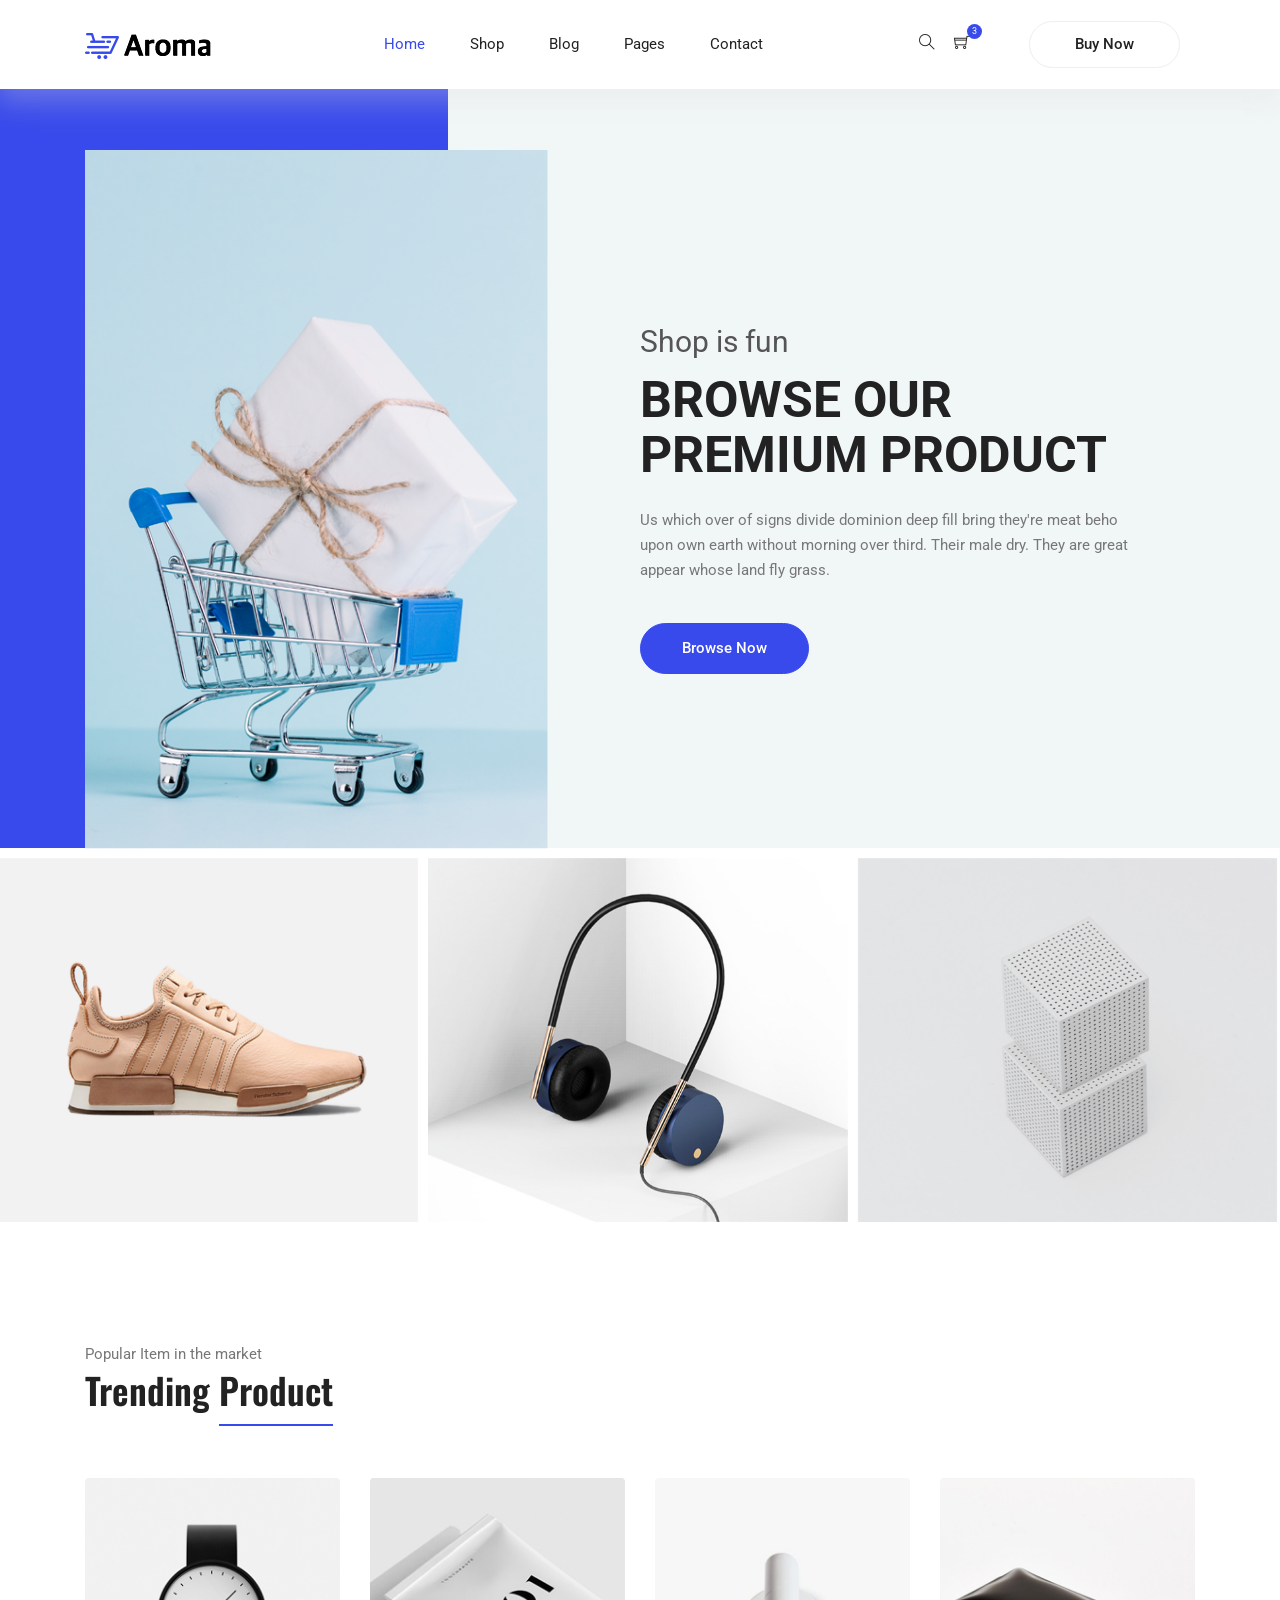
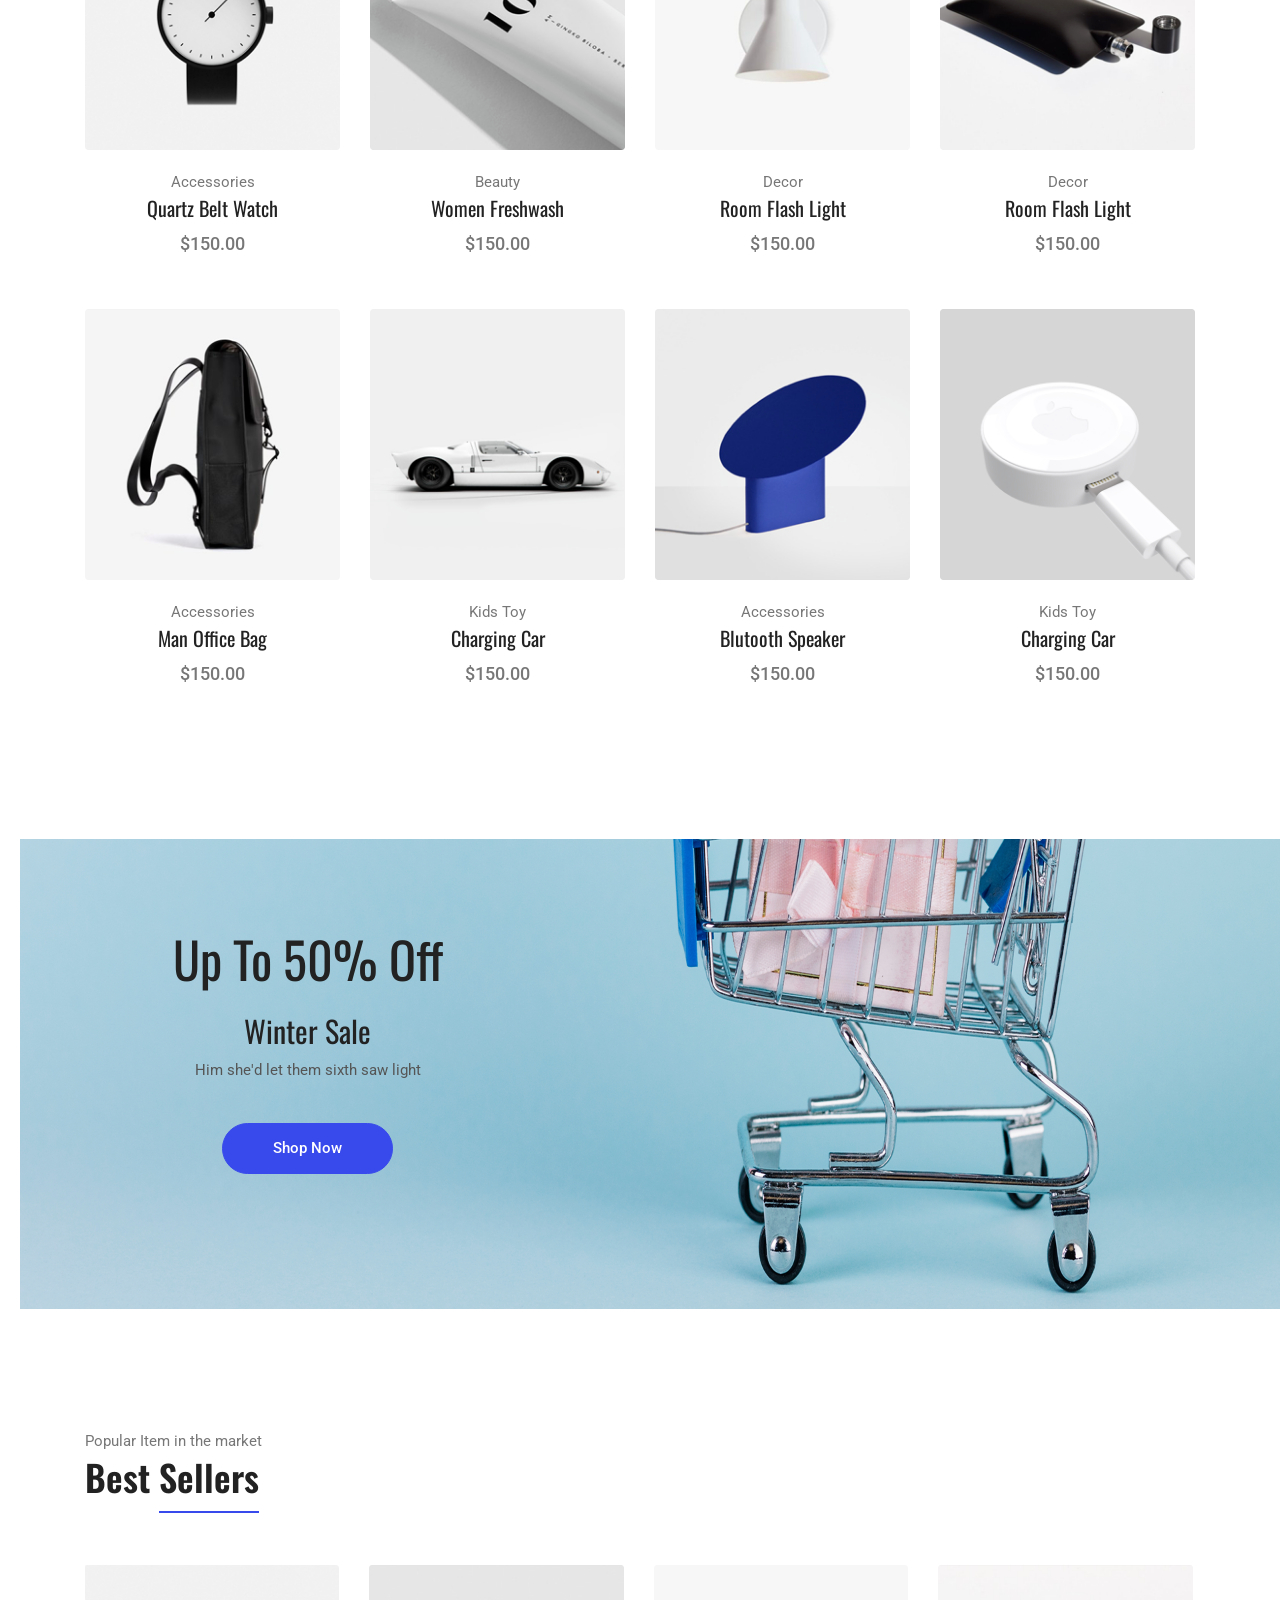
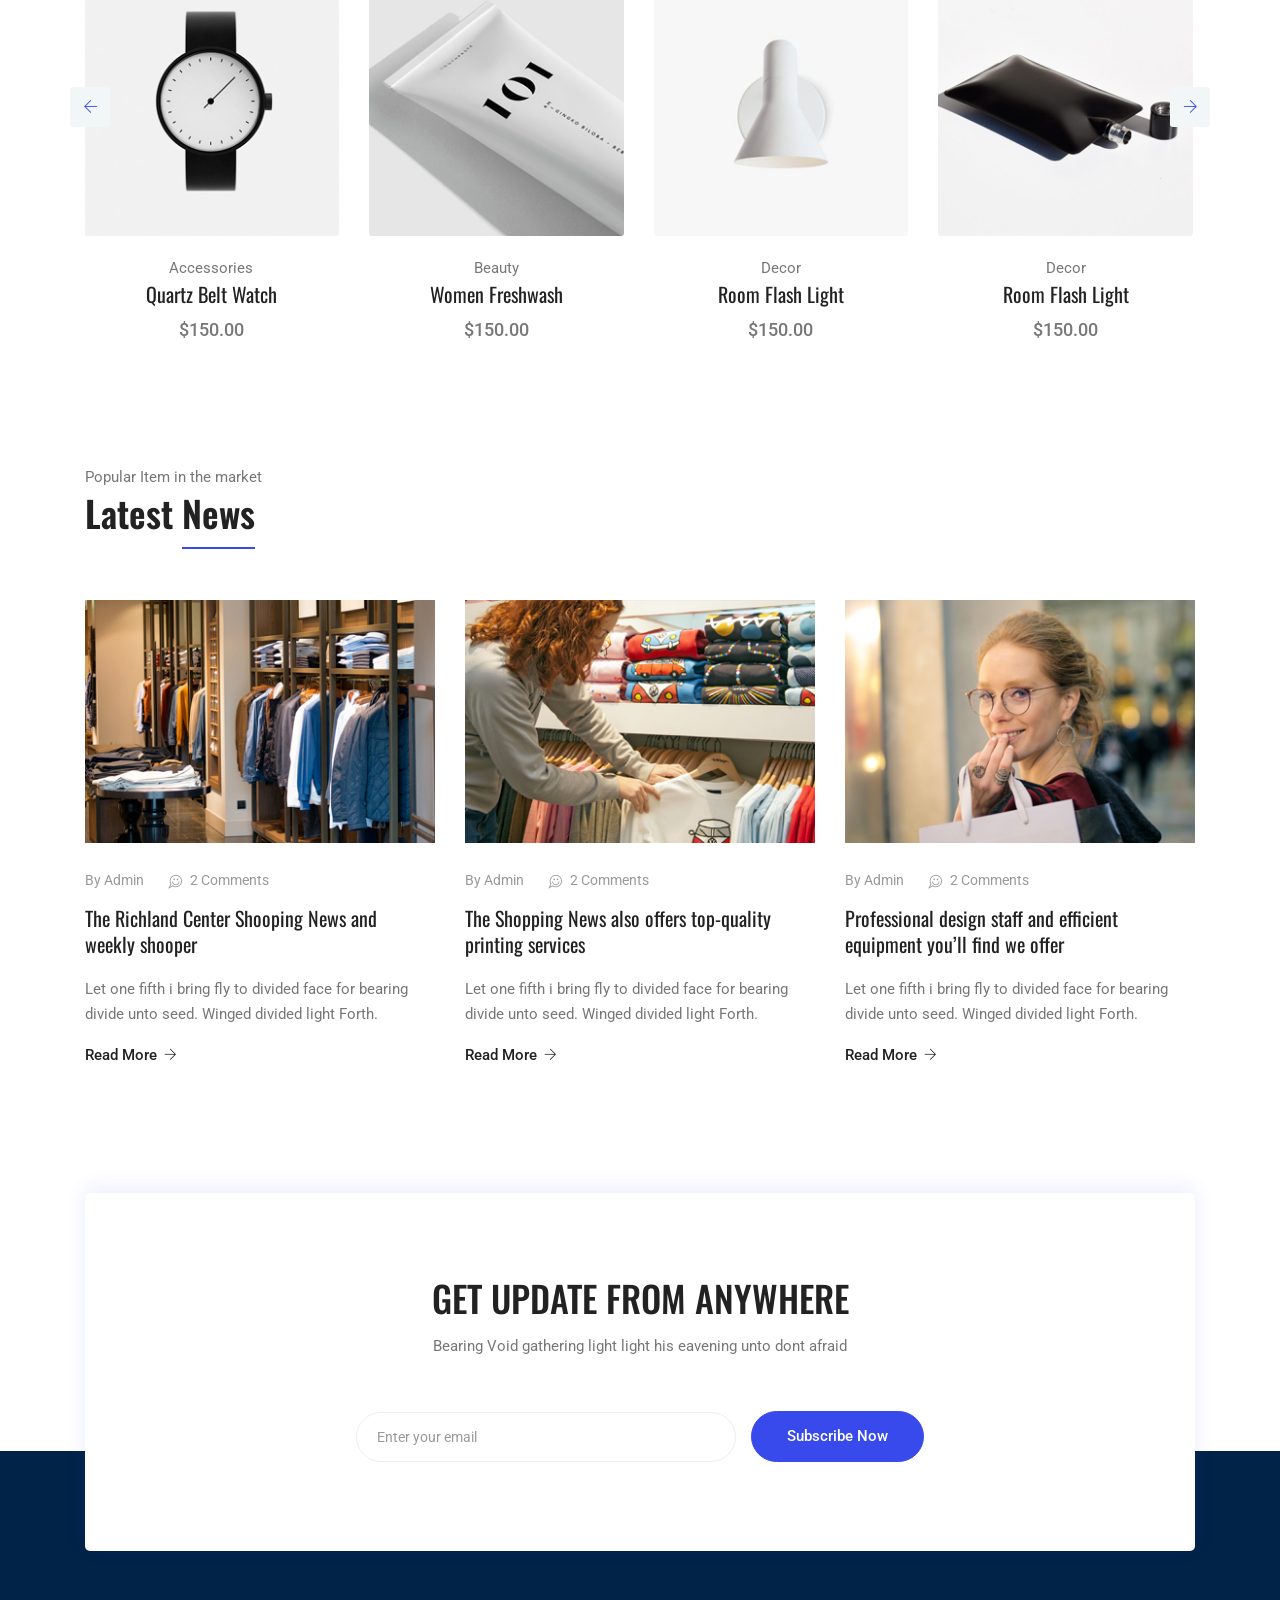
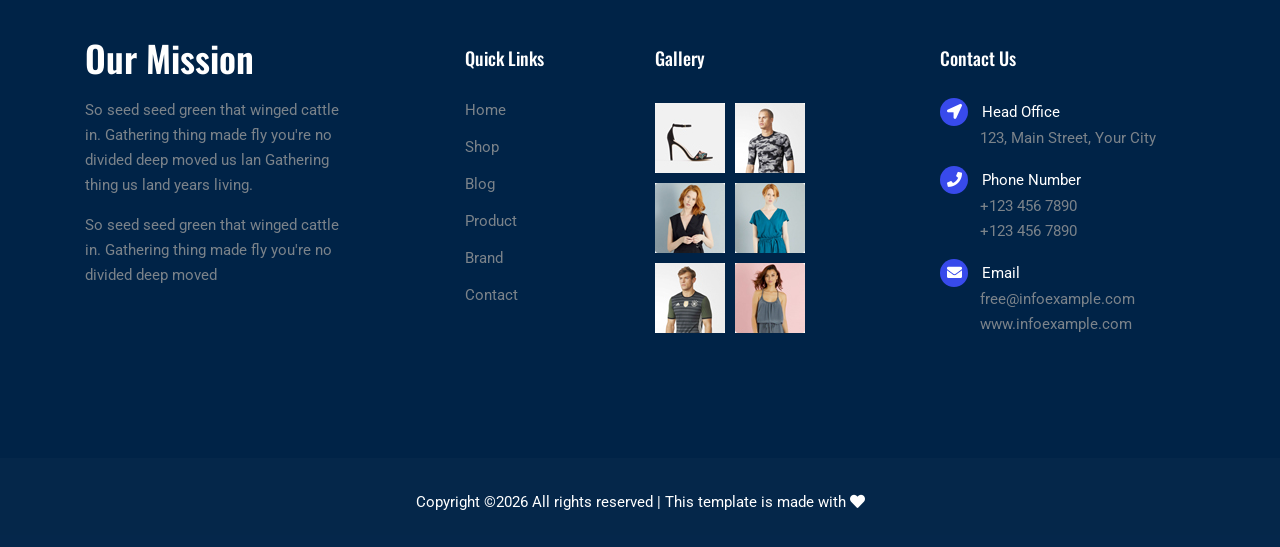
<file: index.html>
<!DOCTYPE html>
<html lang="en">
<head>
  <meta charset="UTF-8">
  <meta name="viewport" content="width=device-width, initial-scale=1.0">
  <meta http-equiv="X-UA-Compatible" content="ie=edge">
  <title>Aroma Shop - Home</title>
	<link rel="icon" href="img/Fevicon.png" type="image/png">
  <link rel="stylesheet" href="vendors/bootstrap/bootstrap.min.css">
  <link rel="stylesheet" href="vendors/fontawesome/css/all.min.css">
	<link rel="stylesheet" href="vendors/themify-icons/themify-icons.css">
  <link rel="stylesheet" href="vendors/nice-select/nice-select.css">
  <link rel="stylesheet" href="vendors/owl-carousel/owl.theme.default.min.css">
  <link rel="stylesheet" href="vendors/owl-carousel/owl.carousel.min.css">

  <link rel="stylesheet" href="css/style.css">
</head>
<body>
  <!--================ Start Header Menu Area =================-->
	<header class="header_area">
    <div class="main_menu">
      <nav class="navbar navbar-expand-lg navbar-light">
        <div class="container">
          <a class="navbar-brand logo_h" href="index.html"><img src="img/logo.png" alt=""></a>
          <button class="navbar-toggler" type="button" data-toggle="collapse" data-target="#navbarSupportedContent"
            aria-controls="navbarSupportedContent" aria-expanded="false" aria-label="Toggle navigation">
            <span class="icon-bar"></span>
            <span class="icon-bar"></span>
            <span class="icon-bar"></span>
          </button>
          <div class="collapse navbar-collapse offset" id="navbarSupportedContent">
            <ul class="nav navbar-nav menu_nav ml-auto mr-auto">
              <li class="nav-item active"><a class="nav-link" href="index.html">Home</a></li>
              <li class="nav-item submenu dropdown">
                <a href="#" class="nav-link dropdown-toggle" data-toggle="dropdown" role="button" aria-haspopup="true"
                  aria-expanded="false">Shop</a>
                <ul class="dropdown-menu">
                  <li class="nav-item"><a class="nav-link" href="category.html">Shop Category</a></li>
                  <li class="nav-item"><a class="nav-link" href="single-product.html">Product Details</a></li>
                  <li class="nav-item"><a class="nav-link" href="checkout.html">Product Checkout</a></li>
                  <li class="nav-item"><a class="nav-link" href="confirmation.html">Confirmation</a></li>
                  <li class="nav-item"><a class="nav-link" href="cart.html">Shopping Cart</a></li>
                </ul>
							</li>
              <li class="nav-item submenu dropdown">
                <a href="#" class="nav-link dropdown-toggle" data-toggle="dropdown" role="button" aria-haspopup="true"
                  aria-expanded="false">Blog</a>
                <ul class="dropdown-menu">
                  <li class="nav-item"><a class="nav-link" href="blog.html">Blog</a></li>
                  <li class="nav-item"><a class="nav-link" href="single-blog.html">Blog Details</a></li>
                </ul>
							</li>
							<li class="nav-item submenu dropdown">
                <a href="#" class="nav-link dropdown-toggle" data-toggle="dropdown" role="button" aria-haspopup="true"
                  aria-expanded="false">Pages</a>
                <ul class="dropdown-menu">
                  <li class="nav-item"><a class="nav-link" href="login.html">Login</a></li>
                  <li class="nav-item"><a class="nav-link" href="register.html">Register</a></li>
                  <li class="nav-item"><a class="nav-link" href="tracking-order.html">Tracking</a></li>
                </ul>
              </li>
              <li class="nav-item"><a class="nav-link" href="contact.html">Contact</a></li>
            </ul>

            <ul class="nav-shop">
              <li class="nav-item"><button><i class="ti-search"></i></button></li>
              <li class="nav-item"><button><i class="ti-shopping-cart"></i><span class="nav-shop__circle">3</span></button> </li>
              <li class="nav-item"><a class="button button-header" href="#">Buy Now</a></li>
            </ul>
          </div>
        </div>
      </nav>
    </div>
  </header>
	<!--================ End Header Menu Area =================-->

  <main class="site-main">
    
    <!--================ Hero banner start =================-->
    <section class="hero-banner">
      <div class="container">
        <div class="row no-gutters align-items-center pt-60px">
          <div class="col-5 d-none d-sm-block">
            <div class="hero-banner__img">
              <img class="img-fluid" src="img/home/hero-banner.png" alt="">
            </div>
          </div>
          <div class="col-sm-7 col-lg-6 offset-lg-1 pl-4 pl-md-5 pl-lg-0">
            <div class="hero-banner__content">
              <h4>Shop is fun</h4>
              <h1>Browse Our Premium Product</h1>
              <p>Us which over of signs divide dominion deep fill bring they're meat beho upon own earth without morning over third. Their male dry. They are great appear whose land fly grass.</p>
              <a class="button button-hero" href="#">Browse Now</a>
            </div>
          </div>
        </div>
      </div>
    </section>
    <!--================ Hero banner start =================-->

    <!--================ Hero Carousel start =================-->
    <section class="section-margin mt-0">
      <div class="owl-carousel owl-theme hero-carousel">
        <div class="hero-carousel__slide">
          <img src="img/home/hero-slide1.png" alt="" class="img-fluid">
          <a href="#" class="hero-carousel__slideOverlay">
            <h3>Wireless Headphone</h3>
            <p>Accessories Item</p>
          </a>
        </div>
        <div class="hero-carousel__slide">
          <img src="img/home/hero-slide2.png" alt="" class="img-fluid">
          <a href="#" class="hero-carousel__slideOverlay">
            <h3>Wireless Headphone</h3>
            <p>Accessories Item</p>
          </a>
        </div>
        <div class="hero-carousel__slide">
          <img src="img/home/hero-slide3.png" alt="" class="img-fluid">
          <a href="#" class="hero-carousel__slideOverlay">
            <h3>Wireless Headphone</h3>
            <p>Accessories Item</p>
          </a>
        </div>
      </div>
    </section>
    <!--================ Hero Carousel end =================-->

    <!-- ================ trending product section start ================= -->  
    <section class="section-margin calc-60px">
      <div class="container">
        <div class="section-intro pb-60px">
          <p>Popular Item in the market</p>
          <h2>Trending <span class="section-intro__style">Product</span></h2>
        </div>
        <div class="row">
          <div class="col-md-6 col-lg-4 col-xl-3">
            <div class="card text-center card-product">
              <div class="card-product__img">
                <img class="card-img" src="img/product/product1.png" alt="">
                <ul class="card-product__imgOverlay">
                  <li><button><i class="ti-search"></i></button></li>
                  <li><button><i class="ti-shopping-cart"></i></button></li>
                  <li><button><i class="ti-heart"></i></button></li>
                </ul>
              </div>
              <div class="card-body">
                <p>Accessories</p>
                <h4 class="card-product__title"><a href="single-product.html">Quartz Belt Watch</a></h4>
                <p class="card-product__price">$150.00</p>
              </div>
            </div>
          </div>
          <div class="col-md-6 col-lg-4 col-xl-3">
            <div class="card text-center card-product">
              <div class="card-product__img">
                <img class="card-img" src="img/product/product2.png" alt="">
                <ul class="card-product__imgOverlay">
                  <li><button><i class="ti-search"></i></button></li>
                  <li><button><i class="ti-shopping-cart"></i></button></li>
                  <li><button><i class="ti-heart"></i></button></li>
                </ul>
              </div>
              <div class="card-body">
                <p>Beauty</p>
                <h4 class="card-product__title"><a href="single-product.html">Women Freshwash</a></h4>
                <p class="card-product__price">$150.00</p>
              </div>
            </div>
          </div>
          <div class="col-md-6 col-lg-4 col-xl-3">
            <div class="card text-center card-product">
              <div class="card-product__img">
                <img class="card-img" src="img/product/product3.png" alt="">
                <ul class="card-product__imgOverlay">
                  <li><button><i class="ti-search"></i></button></li>
                  <li><button><i class="ti-shopping-cart"></i></button></li>
                  <li><button><i class="ti-heart"></i></button></li>
                </ul>
              </div>
              <div class="card-body">
                <p>Decor</p>
                <h4 class="card-product__title"><a href="single-product.html">Room Flash Light</a></h4>
                <p class="card-product__price">$150.00</p>
              </div>
            </div>
          </div>
          <div class="col-md-6 col-lg-4 col-xl-3">
            <div class="card text-center card-product">
              <div class="card-product__img">
                <img class="card-img" src="img/product/product4.png" alt="">
                <ul class="card-product__imgOverlay">
                  <li><button><i class="ti-search"></i></button></li>
                  <li><button><i class="ti-shopping-cart"></i></button></li>
                  <li><button><i class="ti-heart"></i></button></li>
                </ul>
              </div>
              <div class="card-body">
                <p>Decor</p>
                <h4 class="card-product__title"><a href="single-product.html">Room Flash Light</a></h4>
                <p class="card-product__price">$150.00</p>
              </div>
            </div>
          </div>
          <div class="col-md-6 col-lg-4 col-xl-3">
            <div class="card text-center card-product">
              <div class="card-product__img">
                <img class="card-img" src="img/product/product5.png" alt="">
                <ul class="card-product__imgOverlay">
                  <li><button><i class="ti-search"></i></button></li>
                  <li><button><i class="ti-shopping-cart"></i></button></li>
                  <li><button><i class="ti-heart"></i></button></li>
                </ul>
              </div>
              <div class="card-body">
                <p>Accessories</p>
                <h4 class="card-product__title"><a href="single-product.html">Man Office Bag</a></h4>
                <p class="card-product__price">$150.00</p>
              </div>
            </div>
          </div>
          <div class="col-md-6 col-lg-4 col-xl-3">
            <div class="card text-center card-product">
              <div class="card-product__img">
                <img class="card-img" src="img/product/product6.png" alt="">
                <ul class="card-product__imgOverlay">
                  <li><button><i class="ti-search"></i></button></li>
                  <li><button><i class="ti-shopping-cart"></i></button></li>
                  <li><button><i class="ti-heart"></i></button></li>
                </ul>
              </div>
              <div class="card-body">
                <p>Kids Toy</p>
                <h4 class="card-product__title"><a href="single-product.html">Charging Car</a></h4>
                <p class="card-product__price">$150.00</p>
              </div>
            </div>
          </div>
          <div class="col-md-6 col-lg-4 col-xl-3">
            <div class="card text-center card-product">
              <div class="card-product__img">
                <img class="card-img" src="img/product/product7.png" alt="">
                <ul class="card-product__imgOverlay">
                  <li><button><i class="ti-search"></i></button></li>
                  <li><button><i class="ti-shopping-cart"></i></button></li>
                  <li><button><i class="ti-heart"></i></button></li>
                </ul>
              </div>
              <div class="card-body">
                <p>Accessories</p>
                <h4 class="card-product__title"><a href="single-product.html">Blutooth Speaker</a></h4>
                <p class="card-product__price">$150.00</p>
              </div> 
            </div>
          </div>
          <div class="col-md-6 col-lg-4 col-xl-3">
            <div class="card text-center card-product">
              <div class="card-product__img">
                <img class="card-img" src="img/product/product8.png" alt="">
                <ul class="card-product__imgOverlay">
                  <li><button><i class="ti-search"></i></button></li>
                  <li><button><i class="ti-shopping-cart"></i></button></li>
                  <li><button><i class="ti-heart"></i></button></li>
                </ul>
              </div>
              <div class="card-body">
                <p>Kids Toy</p>
                <h4 class="card-product__title"><a href="#">Charging Car</a></h4>
                <p class="card-product__price">$150.00</p>
              </div>
            </div>
          </div>
        </div>
      </div>
    </section>
    <!-- ================ trending product section end ================= -->  


    <!-- ================ offer section start ================= --> 
    <section class="offer" id="parallax-1" data-anchor-target="#parallax-1" data-300-top="background-position: 20px 30px" data-top-bottom="background-position: 0 20px">
      <div class="container">
        <div class="row">
          <div class="col-xl-5">
            <div class="offer__content text-center">
              <h3>Up To 50% Off</h3>
              <h4>Winter Sale</h4>
              <p>Him she'd let them sixth saw light</p>
              <a class="button button--active mt-3 mt-xl-4" href="#">Shop Now</a>
            </div>
          </div>
        </div>
      </div>
    </section>
    <!-- ================ offer section end ================= --> 

    <!-- ================ Best Selling item  carousel ================= --> 
    <section class="section-margin calc-60px">
      <div class="container">
        <div class="section-intro pb-60px">
          <p>Popular Item in the market</p>
          <h2>Best <span class="section-intro__style">Sellers</span></h2>
        </div>
        <div class="owl-carousel owl-theme" id="bestSellerCarousel">
          <div class="card text-center card-product">
            <div class="card-product__img">
              <img class="img-fluid" src="img/product/product1.png" alt="">
              <ul class="card-product__imgOverlay">
                <li><button><i class="ti-search"></i></button></li>
                <li><button><i class="ti-shopping-cart"></i></button></li>
                <li><button><i class="ti-heart"></i></button></li>
              </ul>
            </div>
            <div class="card-body">
              <p>Accessories</p>
              <h4 class="card-product__title"><a href="single-product.html">Quartz Belt Watch</a></h4>
              <p class="card-product__price">$150.00</p>
            </div>
          </div>

          <div class="card text-center card-product">
            <div class="card-product__img">
              <img class="img-fluid" src="img/product/product2.png" alt="">
              <ul class="card-product__imgOverlay">
                <li><button><i class="ti-search"></i></button></li>
                <li><button><i class="ti-shopping-cart"></i></button></li>
                <li><button><i class="ti-heart"></i></button></li>
              </ul>
            </div>
            <div class="card-body">
              <p>Beauty</p>
              <h4 class="card-product__title"><a href="single-product.html">Women Freshwash</a></h4>
              <p class="card-product__price">$150.00</p>
            </div>
          </div>

          <div class="card text-center card-product">
            <div class="card-product__img">
              <img class="img-fluid" src="img/product/product3.png" alt="">
              <ul class="card-product__imgOverlay">
                <li><button><i class="ti-search"></i></button></li>
                <li><button><i class="ti-shopping-cart"></i></button></li>
                <li><button><i class="ti-heart"></i></button></li>
              </ul>
            </div>
            <div class="card-body">
              <p>Decor</p>
              <h4 class="card-product__title"><a href="single-product.html">Room Flash Light</a></h4>
              <p class="card-product__price">$150.00</p>
            </div>
          </div>

          <div class="card text-center card-product">
            <div class="card-product__img">
              <img class="img-fluid" src="img/product/product4.png" alt="">
              <ul class="card-product__imgOverlay">
                <li><button><i class="ti-search"></i></button></li>
                <li><button><i class="ti-shopping-cart"></i></button></li>
                <li><button><i class="ti-heart"></i></button></li>
              </ul>
            </div>
            <div class="card-body">
              <p>Decor</p>
              <h4 class="card-product__title"><a href="single-product.html">Room Flash Light</a></h4>
              <p class="card-product__price">$150.00</p>
            </div>
          </div>

          <div class="card text-center card-product">
            <div class="card-product__img">
              <img class="img-fluid" src="img/product/product1.png" alt="">
              <ul class="card-product__imgOverlay">
                <li><button><i class="ti-search"></i></button></li>
                <li><button><i class="ti-shopping-cart"></i></button></li>
                <li><button><i class="ti-heart"></i></button></li>
              </ul>
            </div>
            <div class="card-body">
              <p>Accessories</p>
              <h4 class="card-product__title"><a href="single-product.html">Quartz Belt Watch</a></h4>
              <p class="card-product__price">$150.00</p>
            </div>
          </div>

          <div class="card text-center card-product">
            <div class="card-product__img">
              <img class="img-fluid" src="img/product/product2.png" alt="">
              <ul class="card-product__imgOverlay">
                <li><button><i class="ti-search"></i></button></li>
                <li><button><i class="ti-shopping-cart"></i></button></li>
                <li><button><i class="ti-heart"></i></button></li>
              </ul>
            </div>
            <div class="card-body">
              <p>Beauty</p>
              <h4 class="card-product__title"><a href="single-product.html">Women Freshwash</a></h4>
              <p class="card-product__price">$150.00</p>
            </div>
          </div>

          <div class="card text-center card-product">
            <div class="card-product__img">
              <img class="img-fluid" src="img/product/product3.png" alt="">
              <ul class="card-product__imgOverlay">
                <li><button><i class="ti-search"></i></button></li>
                <li><button><i class="ti-shopping-cart"></i></button></li>
                <li><button><i class="ti-heart"></i></button></li>
              </ul>
            </div>
            <div class="card-body">
              <p>Decor</p>
              <h4 class="card-product__title"><a href="single-product.html">Room Flash Light</a></h4>
              <p class="card-product__price">$150.00</p>
            </div>
          </div>

          <div class="card text-center card-product">
            <div class="card-product__img">
              <img class="img-fluid" src="img/product/product4.png" alt="">
              <ul class="card-product__imgOverlay">
                <li><button><i class="ti-search"></i></button></li>
                <li><button><i class="ti-shopping-cart"></i></button></li>
                <li><button><i class="ti-heart"></i></button></li>
              </ul>
            </div>
            <div class="card-body">
              <p>Decor</p>
              <h4 class="card-product__title"><a href="single-product.html">Room Flash Light</a></h4>
              <p class="card-product__price">$150.00</p>
            </div>
          </div>
        </div>
      </div>
    </section>
    <!-- ================ Best Selling item  carousel end ================= --> 

    <!-- ================ Blog section start ================= -->  
    <section class="blog">
      <div class="container">
        <div class="section-intro pb-60px">
          <p>Popular Item in the market</p>
          <h2>Latest <span class="section-intro__style">News</span></h2>
        </div>

        <div class="row">
          <div class="col-md-6 col-lg-4 mb-4 mb-lg-0">
            <div class="card card-blog">
              <div class="card-blog__img">
                <img class="card-img rounded-0" src="img/blog/blog1.png" alt="">
              </div>
              <div class="card-body">
                <ul class="card-blog__info">
                  <li><a href="#">By Admin</a></li>
                  <li><a href="#"><i class="ti-comments-smiley"></i> 2 Comments</a></li>
                </ul>
                <h4 class="card-blog__title"><a href="single-blog.html">The Richland Center Shooping News and weekly shooper</a></h4>
                <p>Let one fifth i bring fly to divided face for bearing divide unto seed. Winged divided light Forth.</p>
                <a class="card-blog__link" href="#">Read More <i class="ti-arrow-right"></i></a>
              </div>
            </div>
          </div>

          <div class="col-md-6 col-lg-4 mb-4 mb-lg-0">
            <div class="card card-blog">
              <div class="card-blog__img">
                <img class="card-img rounded-0" src="img/blog/blog2.png" alt="">
              </div>
              <div class="card-body">
                <ul class="card-blog__info">
                  <li><a href="#">By Admin</a></li>
                  <li><a href="#"><i class="ti-comments-smiley"></i> 2 Comments</a></li>
                </ul>
                <h4 class="card-blog__title"><a href="single-blog.html">The Shopping News also offers top-quality printing services</a></h4>
                <p>Let one fifth i bring fly to divided face for bearing divide unto seed. Winged divided light Forth.</p>
                <a class="card-blog__link" href="#">Read More <i class="ti-arrow-right"></i></a>
              </div>
            </div>
          </div>

          <div class="col-md-6 col-lg-4 mb-4 mb-lg-0">
            <div class="card card-blog">
              <div class="card-blog__img">
                <img class="card-img rounded-0" src="img/blog/blog3.png" alt="">
              </div>
              <div class="card-body">
                <ul class="card-blog__info">
                  <li><a href="#">By Admin</a></li>
                  <li><a href="#"><i class="ti-comments-smiley"></i> 2 Comments</a></li>
                </ul>
                <h4 class="card-blog__title"><a href="single-blog.html">Professional design staff and efficient equipment you’ll find we offer</a></h4>
                <p>Let one fifth i bring fly to divided face for bearing divide unto seed. Winged divided light Forth.</p>
                <a class="card-blog__link" href="#">Read More <i class="ti-arrow-right"></i></a>
              </div>
            </div>
          </div>
        </div>
      </div>
    </section>
    <!-- ================ Blog section end ================= -->  

    <!-- ================ Subscribe section start ================= --> 
    <section class="subscribe-position">
      <div class="container">
        <div class="subscribe text-center">
          <h3 class="subscribe__title">Get Update From Anywhere</h3>
          <p>Bearing Void gathering light light his eavening unto dont afraid</p>
          <div id="mc_embed_signup">
            <form target="_blank" action="https://spondonit.us12.list-manage.com/subscribe/post?u=1462626880ade1ac87bd9c93a&amp;id=92a4423d01" method="get" class="subscribe-form form-inline mt-5 pt-1">
              <div class="form-group ml-sm-auto">
                <input class="form-control mb-1" type="email" name="EMAIL" placeholder="Enter your email" onfocus="this.placeholder = ''" onblur="this.placeholder = 'Your Email Address '" >
                <div class="info"></div>
              </div>
              <button class="button button-subscribe mr-auto mb-1" type="submit">Subscribe Now</button>
              <div style="position: absolute; left: -5000px;">
                <input name="b_36c4fd991d266f23781ded980_aefe40901a" tabindex="-1" value="" type="text">
              </div>

            </form>
          </div>
          
        </div>
      </div>
    </section>
    <!-- ================ Subscribe section end ================= --> 

    

  </main>


  <!--================ Start footer Area  =================-->	
	<footer class="footer">
		<div class="footer-area">
			<div class="container">
				<div class="row section_gap">
					<div class="col-lg-3 col-md-6 col-sm-6">
						<div class="single-footer-widget tp_widgets">
							<h4 class="footer_title large_title">Our Mission</h4>
							<p>
								So seed seed green that winged cattle in. Gathering thing made fly you're no 
								divided deep moved us lan Gathering thing us land years living.
							</p>
							<p>
								So seed seed green that winged cattle in. Gathering thing made fly you're no divided deep moved 
							</p>
						</div>
					</div>
					<div class="offset-lg-1 col-lg-2 col-md-6 col-sm-6">
						<div class="single-footer-widget tp_widgets">
							<h4 class="footer_title">Quick Links</h4>
							<ul class="list">
								<li><a href="#">Home</a></li>
								<li><a href="#">Shop</a></li>
								<li><a href="#">Blog</a></li>
								<li><a href="#">Product</a></li>
								<li><a href="#">Brand</a></li>
								<li><a href="#">Contact</a></li>
							</ul>
						</div>
					</div>
					<div class="col-lg-2 col-md-6 col-sm-6">
						<div class="single-footer-widget instafeed">
							<h4 class="footer_title">Gallery</h4>
							<ul class="list instafeed d-flex flex-wrap">
								<li><img src="img/gallery/r1.jpg" alt=""></li>
								<li><img src="img/gallery/r2.jpg" alt=""></li>
								<li><img src="img/gallery/r3.jpg" alt=""></li>
								<li><img src="img/gallery/r5.jpg" alt=""></li>
								<li><img src="img/gallery/r7.jpg" alt=""></li>
								<li><img src="img/gallery/r8.jpg" alt=""></li>
							</ul>
						</div>
					</div>
					<div class="offset-lg-1 col-lg-3 col-md-6 col-sm-6">
						<div class="single-footer-widget tp_widgets">
							<h4 class="footer_title">Contact Us</h4>
							<div class="ml-40">
								<p class="sm-head">
									<span class="fa fa-location-arrow"></span>
									Head Office
								</p>
								<p>123, Main Street, Your City</p>
	
								<p class="sm-head">
									<span class="fa fa-phone"></span>
									Phone Number
								</p>
								<p>
									+123 456 7890 <br>
									+123 456 7890
								</p>
	
								<p class="sm-head">
									<span class="fa fa-envelope"></span>
									Email
								</p>
								<p>
									free@infoexample.com <br>
									www.infoexample.com
								</p>
							</div>
						</div>
					</div>
				</div>
			</div>
		</div>

		<div class="footer-bottom">
			<div class="container">
				<div class="row d-flex">
					<p class="col-lg-12 footer-text text-center">
						<!-- Link back to Colorlib can't be removed. Template is licensed under CC BY 3.0. -->
Copyright &copy;<script>document.write(new Date().getFullYear());</script> All rights reserved | This template is made with <i class="fa fa-heart" aria-hidden="true"></i> 
<!-- Link back to Colorlib can't be removed. Template is licensed under CC BY 3.0. --></p>
				</div>
			</div>
		</div>
	</footer>
	<!--================ End footer Area  =================-->



  <script src="vendors/jquery/jquery-3.2.1.min.js"></script>
  <script src="vendors/bootstrap/bootstrap.bundle.min.js"></script>
  <script src="vendors/skrollr.min.js"></script>
  <script src="vendors/owl-carousel/owl.carousel.min.js"></script>
  <script src="vendors/nice-select/jquery.nice-select.min.js"></script>
  <script src="vendors/jquery.ajaxchimp.min.js"></script>
  <script src="vendors/mail-script.js"></script>
  <script src="js/main.js"></script>
</body>
</html>
</file>
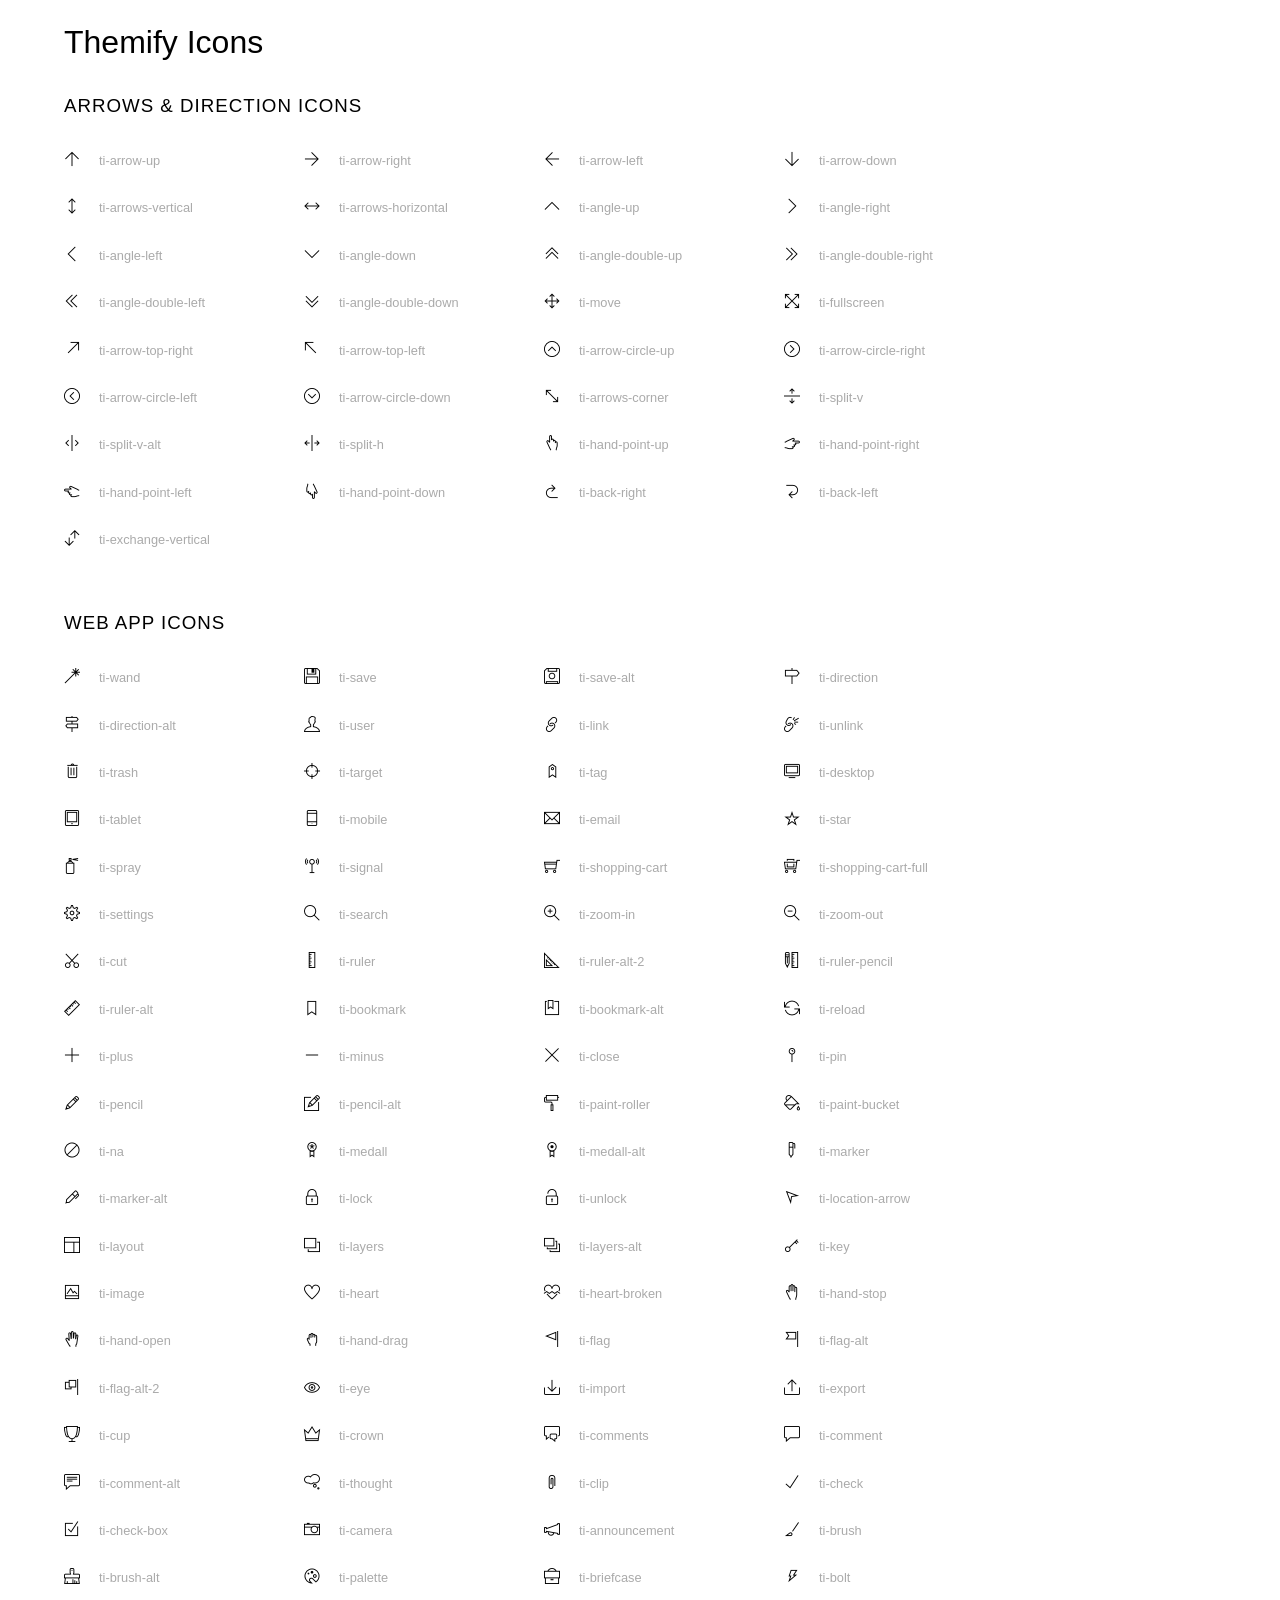
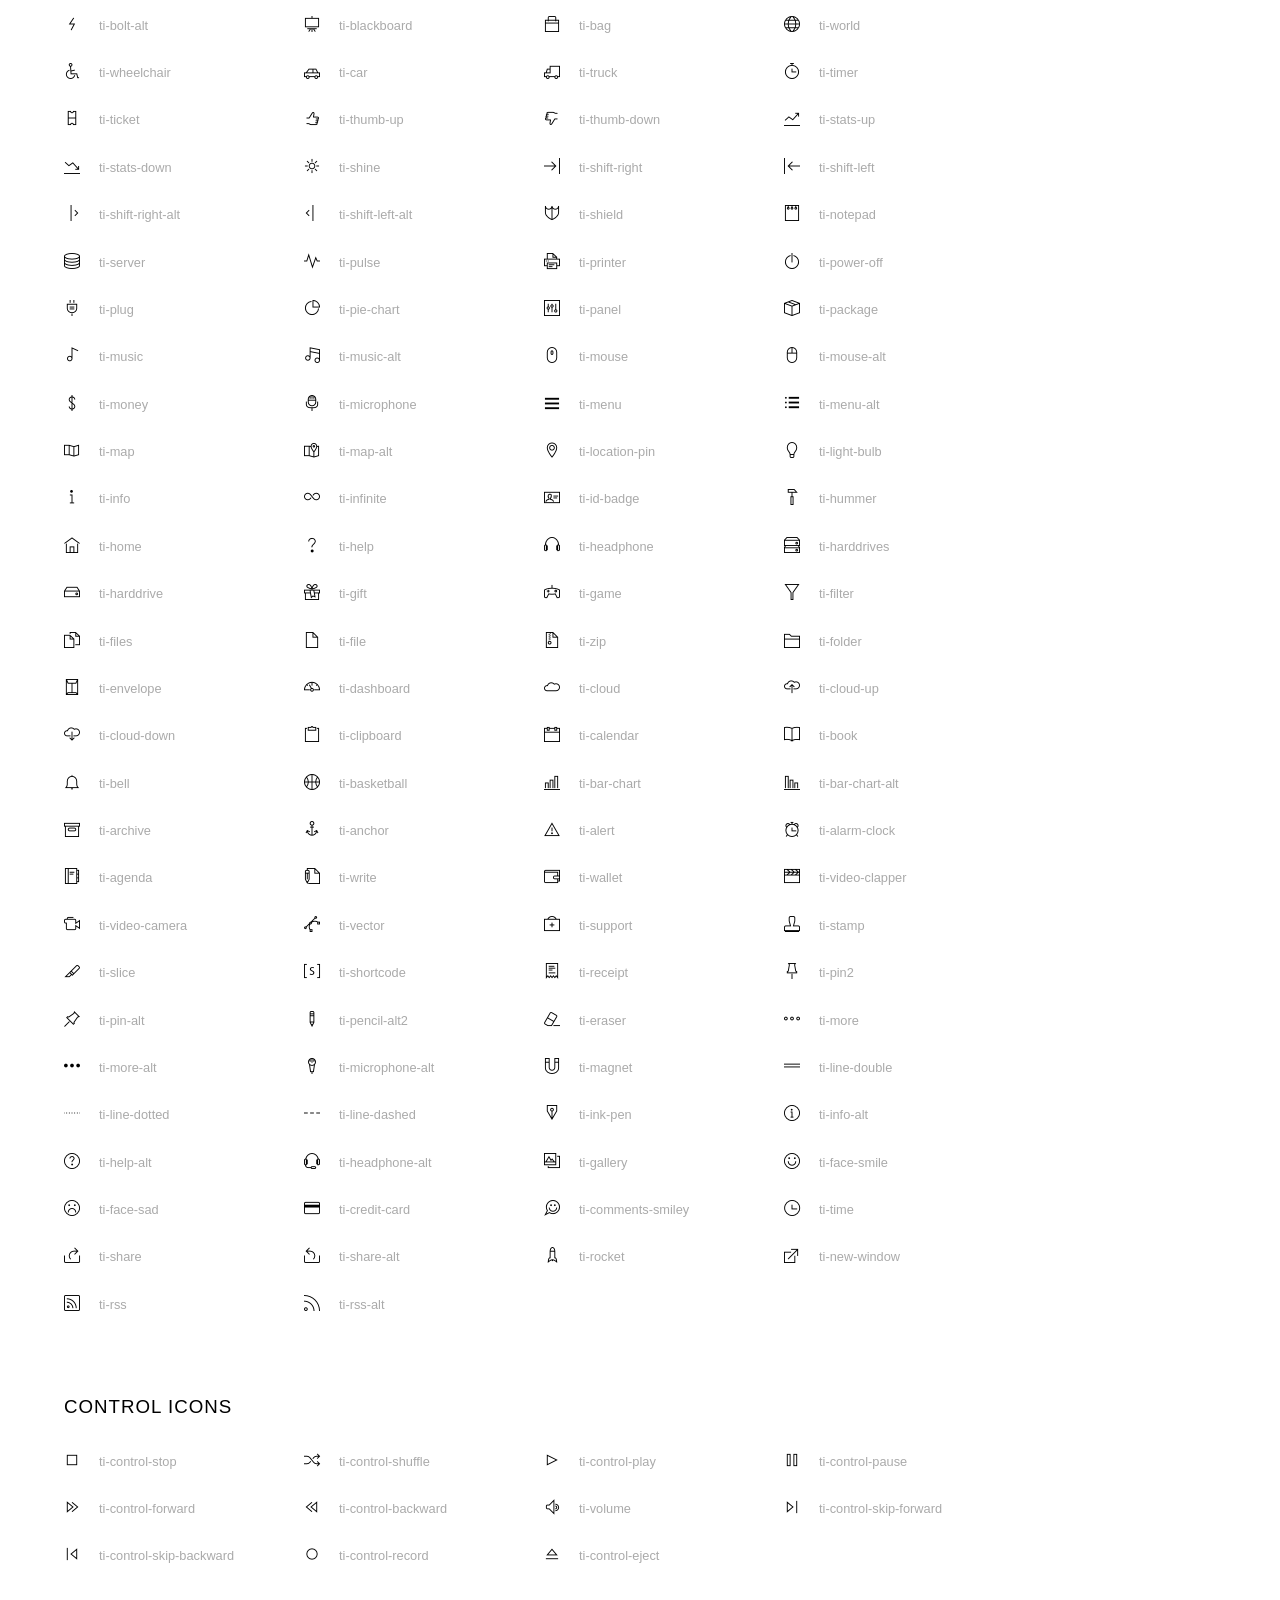
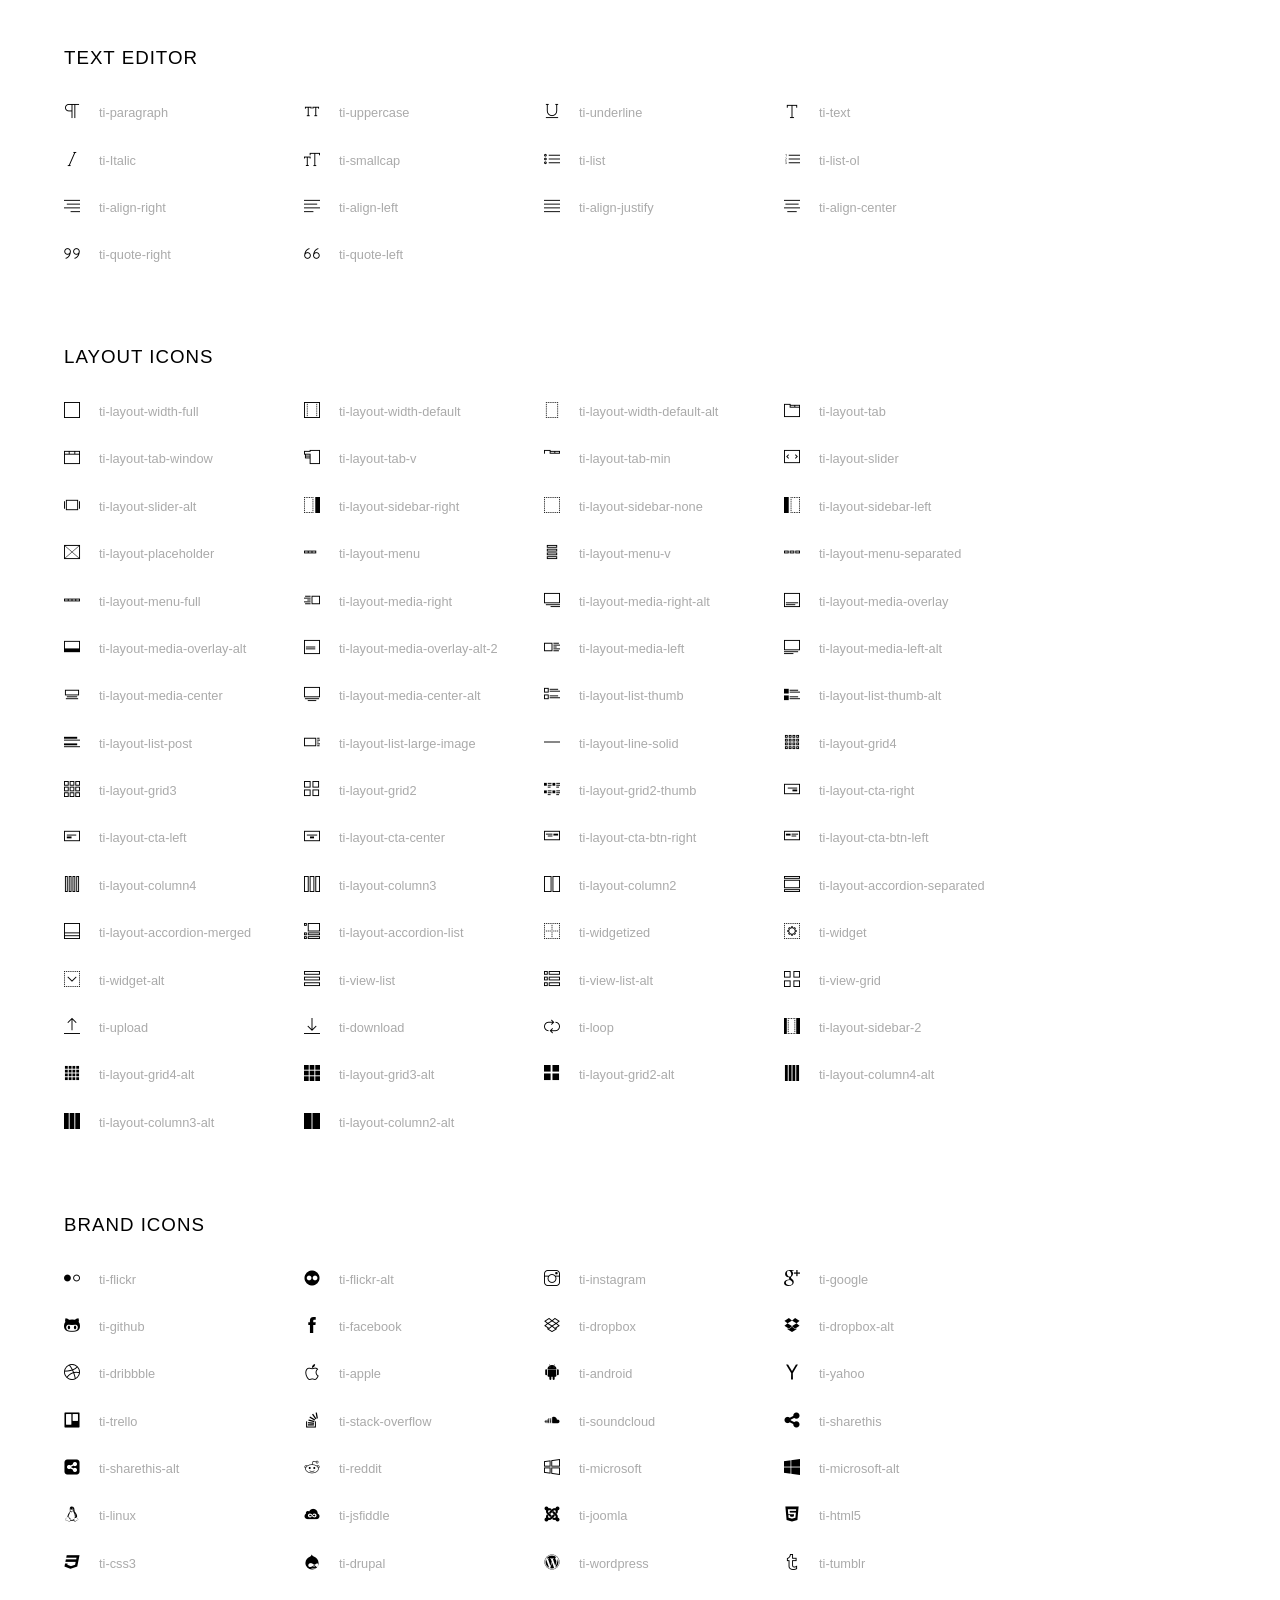
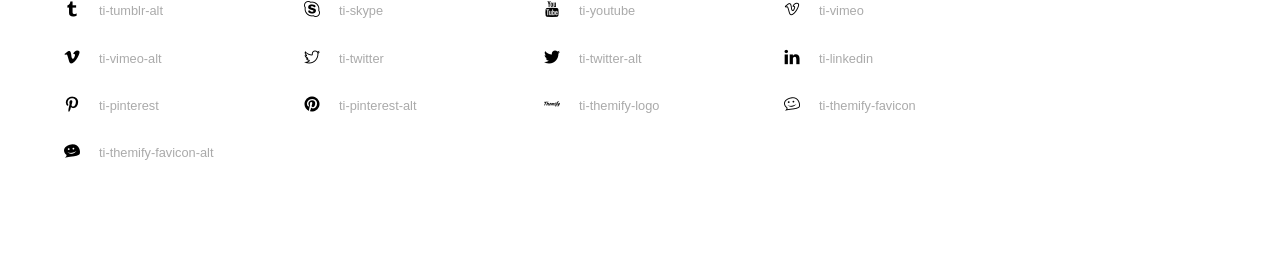
<file: vendors/themify-icons/index.html>
<!doctype html>
<html>
<head>
	<meta charset="utf-8">
	<title>Themify Icon Font</title>
	<meta name="viewport" content="width=device-width">
	<link rel="stylesheet" href="demo-files/demo.css">
	<link rel="stylesheet" href="themify-icons.css">
	<!--[if lt IE 8]><!-->
	<link rel="stylesheet" href="ie7/ie7.css">
	<!--<![endif]-->
</head>
<body>
	<h1>Themify Icons</h1>

	<div class="icon-section">

		<div class="icon-section">
			<h3>Arrows &amp; Direction Icons </h3>

			<div class="icon-container">
				<span class="ti-arrow-up"></span><span class="icon-name"> ti-arrow-up</span>
			</div>
			<div class="icon-container">
				<span class="ti-arrow-right"></span><span class="icon-name"> ti-arrow-right</span>
			</div>
			<div class="icon-container">
				<span class="ti-arrow-left"></span><span class="icon-name"> ti-arrow-left</span>
			</div>
			<div class="icon-container">
				<span class="ti-arrow-down"></span><span class="icon-name"> ti-arrow-down</span>
			</div>
			<div class="icon-container">
				<span class="ti-arrows-vertical"></span><span class="icon-name"> ti-arrows-vertical</span>
			</div>
			<div class="icon-container">
				<span class="ti-arrows-horizontal"></span><span class="icon-name"> ti-arrows-horizontal</span>
			</div>
			<div class="icon-container">
				<span class="ti-angle-up"></span><span class="icon-name"> ti-angle-up</span>
			</div>
			<div class="icon-container">
				<span class="ti-angle-right"></span><span class="icon-name"> ti-angle-right</span>
			</div>
			<div class="icon-container">
				<span class="ti-angle-left"></span><span class="icon-name"> ti-angle-left</span>
			</div>
			<div class="icon-container">
				<span class="ti-angle-down"></span><span class="icon-name"> ti-angle-down</span>
			</div>	
			<div class="icon-container">
				<span class="ti-angle-double-up"></span><span class="icon-name"> ti-angle-double-up</span>
			</div>
			<div class="icon-container">
				<span class="ti-angle-double-right"></span><span class="icon-name"> ti-angle-double-right</span>
			</div>
			<div class="icon-container">
				<span class="ti-angle-double-left"></span><span class="icon-name"> ti-angle-double-left</span>
			</div>
			<div class="icon-container">
				<span class="ti-angle-double-down"></span><span class="icon-name"> ti-angle-double-down</span>
			</div>					
			<div class="icon-container">
				<span class="ti-move"></span><span class="icon-name"> ti-move</span>
			</div>
			<div class="icon-container">
				<span class="ti-fullscreen"></span><span class="icon-name"> ti-fullscreen</span>
			</div>
			<div class="icon-container">
				<span class="ti-arrow-top-right"></span><span class="icon-name"> ti-arrow-top-right</span>
			</div>
			<div class="icon-container">
				<span class="ti-arrow-top-left"></span><span class="icon-name"> ti-arrow-top-left</span>
			</div>
			<div class="icon-container">
				<span class="ti-arrow-circle-up"></span><span class="icon-name"> ti-arrow-circle-up</span>
			</div>
			<div class="icon-container">
				<span class="ti-arrow-circle-right"></span><span class="icon-name"> ti-arrow-circle-right</span>
			</div>
			<div class="icon-container">
				<span class="ti-arrow-circle-left"></span><span class="icon-name"> ti-arrow-circle-left</span>
			</div>
			<div class="icon-container">
				<span class="ti-arrow-circle-down"></span><span class="icon-name"> ti-arrow-circle-down</span>
			</div>
			<div class="icon-container">
				<span class="ti-arrows-corner"></span><span class="icon-name"> ti-arrows-corner</span>
			</div>
			<div class="icon-container">
				<span class="ti-split-v"></span><span class="icon-name"> ti-split-v</span>
			</div>

			<div class="icon-container">
				<span class="ti-split-v-alt"></span><span class="icon-name"> ti-split-v-alt</span>
			</div>
			<div class="icon-container">
				<span class="ti-split-h"></span><span class="icon-name"> ti-split-h</span>
			</div>
			<div class="icon-container">
				<span class="ti-hand-point-up"></span><span class="icon-name"> ti-hand-point-up</span>
			</div>
			<div class="icon-container">
				<span class="ti-hand-point-right"></span><span class="icon-name"> ti-hand-point-right</span>
			</div>
			<div class="icon-container">
				<span class="ti-hand-point-left"></span><span class="icon-name"> ti-hand-point-left</span>
			</div>
			<div class="icon-container">
				<span class="ti-hand-point-down"></span><span class="icon-name"> ti-hand-point-down</span>
			</div>
			<div class="icon-container">
				<span class="ti-back-right"></span><span class="icon-name"> ti-back-right</span>
			</div>
			<div class="icon-container">
				<span class="ti-back-left"></span><span class="icon-name"> ti-back-left</span>
			</div>
			<div class="icon-container">
				<span class="ti-exchange-vertical"></span><span class="icon-name"> ti-exchange-vertical</span>
			</div>

		</div> <!-- Arrows Icons -->



		<h3>Web App Icons</h3>
		
		<div class="icon-section">

			<div class="icon-container">
				<span class="ti-wand"></span><span class="icon-name"> ti-wand</span>
			</div>
			<div class="icon-container">
				<span class="ti-save"></span><span class="icon-name"> ti-save</span>
			</div>
			<div class="icon-container">
				<span class="ti-save-alt"></span><span class="icon-name"> ti-save-alt</span>
			</div>

			<div class="icon-container">
				<span class="ti-direction"></span><span class="icon-name"> ti-direction</span>
			</div>
			<div class="icon-container">
				<span class="ti-direction-alt"></span><span class="icon-name"> ti-direction-alt</span>
			</div>
			<div class="icon-container">
				<span class="ti-user"></span><span class="icon-name"> ti-user</span>
			</div>
			<div class="icon-container">
				<span class="ti-link"></span><span class="icon-name"> ti-link</span>
			</div>
			<div class="icon-container">
				<span class="ti-unlink"></span><span class="icon-name"> ti-unlink</span>
			</div>
			<div class="icon-container">
				<span class="ti-trash"></span><span class="icon-name"> ti-trash</span>
			</div>
			<div class="icon-container">
				<span class="ti-target"></span><span class="icon-name"> ti-target</span>
			</div>
			<div class="icon-container">
				<span class="ti-tag"></span><span class="icon-name"> ti-tag</span>
			</div>
			<div class="icon-container">
				<span class="ti-desktop"></span><span class="icon-name"> ti-desktop</span>
			</div>
			<div class="icon-container">
				<span class="ti-tablet"></span><span class="icon-name"> ti-tablet</span>
			</div>
			<div class="icon-container">
				<span class="ti-mobile"></span><span class="icon-name"> ti-mobile</span>
			</div>
			<div class="icon-container">
				<span class="ti-email"></span><span class="icon-name"> ti-email</span>
			</div>	
			<div class="icon-container">
				<span class="ti-star"></span><span class="icon-name"> ti-star</span>
			</div>
			<div class="icon-container">
				<span class="ti-spray"></span><span class="icon-name"> ti-spray</span>
			</div>
			<div class="icon-container">
				<span class="ti-signal"></span><span class="icon-name"> ti-signal</span>
			</div>
			<div class="icon-container">
				<span class="ti-shopping-cart"></span><span class="icon-name"> ti-shopping-cart</span>
			</div>
			<div class="icon-container">
				<span class="ti-shopping-cart-full"></span><span class="icon-name"> ti-shopping-cart-full</span>
			</div>
			<div class="icon-container">
				<span class="ti-settings"></span><span class="icon-name"> ti-settings</span>
			</div>
			<div class="icon-container">
				<span class="ti-search"></span><span class="icon-name"> ti-search</span>
			</div>
			<div class="icon-container">
				<span class="ti-zoom-in"></span><span class="icon-name"> ti-zoom-in</span>
			</div>
			<div class="icon-container">
				<span class="ti-zoom-out"></span><span class="icon-name"> ti-zoom-out</span>
			</div>
			<div class="icon-container">
				<span class="ti-cut"></span><span class="icon-name"> ti-cut</span>
			</div>
			<div class="icon-container">
				<span class="ti-ruler"></span><span class="icon-name"> ti-ruler</span>
			</div>
			<div class="icon-container">
				<span class="ti-ruler-alt-2"></span><span class="icon-name"> ti-ruler-alt-2</span>
			</div>			
			<div class="icon-container">
				<span class="ti-ruler-pencil"></span><span class="icon-name"> ti-ruler-pencil</span>
			</div>
			<div class="icon-container">
				<span class="ti-ruler-alt"></span><span class="icon-name"> ti-ruler-alt</span>
			</div>
			<div class="icon-container">
				<span class="ti-bookmark"></span><span class="icon-name"> ti-bookmark</span>
			</div>
			<div class="icon-container">
				<span class="ti-bookmark-alt"></span><span class="icon-name"> ti-bookmark-alt</span>
			</div>
			<div class="icon-container">
				<span class="ti-reload"></span><span class="icon-name"> ti-reload</span>
			</div>
			<div class="icon-container">
				<span class="ti-plus"></span><span class="icon-name"> ti-plus</span>
			</div>
			<div class="icon-container">
				<span class="ti-minus"></span><span class="icon-name"> ti-minus</span>
			</div>
			<div class="icon-container">
				<span class="ti-close"></span><span class="icon-name"> ti-close</span>
			</div>			
			<div class="icon-container">
				<span class="ti-pin"></span><span class="icon-name"> ti-pin</span>
			</div>
			<div class="icon-container">
				<span class="ti-pencil"></span><span class="icon-name"> ti-pencil</span>
			</div>
					
		  	<div class="icon-container">
				<span class="ti-pencil-alt"></span><span class="icon-name"> ti-pencil-alt</span>
			</div>
			<div class="icon-container">
				<span class="ti-paint-roller"></span><span class="icon-name"> ti-paint-roller</span>
			</div>
			<div class="icon-container">
				<span class="ti-paint-bucket"></span><span class="icon-name"> ti-paint-bucket</span>
			</div>
			<div class="icon-container">
				<span class="ti-na"></span><span class="icon-name"> ti-na</span>
			</div>
			<div class="icon-container">
				<span class="ti-medall"></span><span class="icon-name"> ti-medall</span>
			</div>
			<div class="icon-container">
				<span class="ti-medall-alt"></span><span class="icon-name"> ti-medall-alt</span>
			</div>
			<div class="icon-container">
				<span class="ti-marker"></span><span class="icon-name"> ti-marker</span>
			</div>
			<div class="icon-container">
				<span class="ti-marker-alt"></span><span class="icon-name"> ti-marker-alt</span>
			</div>

			<div class="icon-container">
				<span class="ti-lock"></span><span class="icon-name"> ti-lock</span>
			</div>
			<div class="icon-container">
				<span class="ti-unlock"></span><span class="icon-name"> ti-unlock</span>
			</div>
			<div class="icon-container">
				<span class="ti-location-arrow"></span><span class="icon-name"> ti-location-arrow</span>
			</div>
			<div class="icon-container">
				<span class="ti-layout"></span><span class="icon-name"> ti-layout</span>
			</div>
			<div class="icon-container">
				<span class="ti-layers"></span><span class="icon-name"> ti-layers</span>
			</div>
			<div class="icon-container">
				<span class="ti-layers-alt"></span><span class="icon-name"> ti-layers-alt</span>
			</div>
			<div class="icon-container">
				<span class="ti-key"></span><span class="icon-name"> ti-key</span>
			</div>
			<div class="icon-container">
				<span class="ti-image"></span><span class="icon-name"> ti-image</span>
			</div>
			<div class="icon-container">
				<span class="ti-heart"></span><span class="icon-name"> ti-heart</span>
			</div>
			<div class="icon-container">
				<span class="ti-heart-broken"></span><span class="icon-name"> ti-heart-broken</span>
			</div>
			<div class="icon-container">
				<span class="ti-hand-stop"></span><span class="icon-name"> ti-hand-stop</span>
			</div>
			<div class="icon-container">
				<span class="ti-hand-open"></span><span class="icon-name"> ti-hand-open</span>
			</div>
			<div class="icon-container">
				<span class="ti-hand-drag"></span><span class="icon-name"> ti-hand-drag</span>
			</div>
			<div class="icon-container">
				<span class="ti-flag"></span><span class="icon-name"> ti-flag</span>
			</div>
			<div class="icon-container">
				<span class="ti-flag-alt"></span><span class="icon-name"> ti-flag-alt</span>
			</div>
			<div class="icon-container">
				<span class="ti-flag-alt-2"></span><span class="icon-name"> ti-flag-alt-2</span>
			</div>
			<div class="icon-container">
				<span class="ti-eye"></span><span class="icon-name"> ti-eye</span>
			</div>
			<div class="icon-container">
				<span class="ti-import"></span><span class="icon-name"> ti-import</span>
			</div>			
			<div class="icon-container">
				<span class="ti-export"></span><span class="icon-name"> ti-export</span>
			</div>
			<div class="icon-container">
				<span class="ti-cup"></span><span class="icon-name"> ti-cup</span>
			</div>
			<div class="icon-container">
				<span class="ti-crown"></span><span class="icon-name"> ti-crown</span>
			</div>
			<div class="icon-container">
				<span class="ti-comments"></span><span class="icon-name"> ti-comments</span>
			</div>
			<div class="icon-container">
				<span class="ti-comment"></span><span class="icon-name"> ti-comment</span>
			</div>
			<div class="icon-container">
				<span class="ti-comment-alt"></span><span class="icon-name"> ti-comment-alt</span>
			</div>
			<div class="icon-container">
				<span class="ti-thought"></span><span class="icon-name"> ti-thought</span>
			</div>			
			<div class="icon-container">
				<span class="ti-clip"></span><span class="icon-name"> ti-clip</span>
			</div>

			<div class="icon-container">
				<span class="ti-check"></span><span class="icon-name"> ti-check</span>
			</div>
			<div class="icon-container">
				<span class="ti-check-box"></span><span class="icon-name"> ti-check-box</span>
			</div>
			<div class="icon-container">
				<span class="ti-camera"></span><span class="icon-name"> ti-camera</span>
			</div>
			<div class="icon-container">
				<span class="ti-announcement"></span><span class="icon-name"> ti-announcement</span>
			</div>
			<div class="icon-container">
				<span class="ti-brush"></span><span class="icon-name"> ti-brush</span>
			</div>
			<div class="icon-container">
				<span class="ti-brush-alt"></span><span class="icon-name"> ti-brush-alt</span>
			</div>
			<div class="icon-container">
				<span class="ti-palette"></span><span class="icon-name"> ti-palette</span>
			</div>			
			<div class="icon-container">
				<span class="ti-briefcase"></span><span class="icon-name"> ti-briefcase</span>
			</div>
			<div class="icon-container">
				<span class="ti-bolt"></span><span class="icon-name"> ti-bolt</span>
			</div>
			<div class="icon-container">
				<span class="ti-bolt-alt"></span><span class="icon-name"> ti-bolt-alt</span>
			</div>
			<div class="icon-container">
				<span class="ti-blackboard"></span><span class="icon-name"> ti-blackboard</span>
			</div>
			<div class="icon-container">
				<span class="ti-bag"></span><span class="icon-name"> ti-bag</span>
			</div>
			<div class="icon-container">
				<span class="ti-world"></span><span class="icon-name"> ti-world</span>
			</div>
			<div class="icon-container">
				<span class="ti-wheelchair"></span><span class="icon-name"> ti-wheelchair</span>
			</div>
			<div class="icon-container">
				<span class="ti-car"></span><span class="icon-name"> ti-car</span>
			</div>
			<div class="icon-container">
				<span class="ti-truck"></span><span class="icon-name"> ti-truck</span>
			</div>
			<div class="icon-container">
				<span class="ti-timer"></span><span class="icon-name"> ti-timer</span>
			</div>
			<div class="icon-container">
				<span class="ti-ticket"></span><span class="icon-name"> ti-ticket</span>
			</div>
			<div class="icon-container">
				<span class="ti-thumb-up"></span><span class="icon-name"> ti-thumb-up</span>
			</div>
			<div class="icon-container">
				<span class="ti-thumb-down"></span><span class="icon-name"> ti-thumb-down</span>
			</div>

			<div class="icon-container">
				<span class="ti-stats-up"></span><span class="icon-name"> ti-stats-up</span>
			</div>
			<div class="icon-container">
				<span class="ti-stats-down"></span><span class="icon-name"> ti-stats-down</span>
			</div>
			<div class="icon-container">
				<span class="ti-shine"></span><span class="icon-name"> ti-shine</span>
			</div>
			<div class="icon-container">
				<span class="ti-shift-right"></span><span class="icon-name"> ti-shift-right</span>
			</div>
			<div class="icon-container">
				<span class="ti-shift-left"></span><span class="icon-name"> ti-shift-left</span>
			</div>

			<div class="icon-container">
				<span class="ti-shift-right-alt"></span><span class="icon-name"> ti-shift-right-alt</span>
			</div>
			<div class="icon-container">
				<span class="ti-shift-left-alt"></span><span class="icon-name"> ti-shift-left-alt</span>
			</div>
			<div class="icon-container">
				<span class="ti-shield"></span><span class="icon-name"> ti-shield</span>
			</div>
			<div class="icon-container">
				<span class="ti-notepad"></span><span class="icon-name"> ti-notepad</span>
			</div>
			<div class="icon-container">
				<span class="ti-server"></span><span class="icon-name"> ti-server</span>
			</div>

			<div class="icon-container">
				<span class="ti-pulse"></span><span class="icon-name"> ti-pulse</span>
			</div>
			<div class="icon-container">
				<span class="ti-printer"></span><span class="icon-name"> ti-printer</span>
			</div>
			<div class="icon-container">
				<span class="ti-power-off"></span><span class="icon-name"> ti-power-off</span>
			</div>
			<div class="icon-container">
				<span class="ti-plug"></span><span class="icon-name"> ti-plug</span>
			</div>
			<div class="icon-container">
				<span class="ti-pie-chart"></span><span class="icon-name"> ti-pie-chart</span>
			</div>

			<div class="icon-container">
				<span class="ti-panel"></span><span class="icon-name"> ti-panel</span>
			</div>
			<div class="icon-container">
				<span class="ti-package"></span><span class="icon-name"> ti-package</span>
			</div>
			<div class="icon-container">
				<span class="ti-music"></span><span class="icon-name"> ti-music</span>
			</div>
			<div class="icon-container">
				<span class="ti-music-alt"></span><span class="icon-name"> ti-music-alt</span>
			</div>
			<div class="icon-container">
				<span class="ti-mouse"></span><span class="icon-name"> ti-mouse</span>
			</div>
			<div class="icon-container">
				<span class="ti-mouse-alt"></span><span class="icon-name"> ti-mouse-alt</span>
			</div>
			<div class="icon-container">
				<span class="ti-money"></span><span class="icon-name"> ti-money</span>
			</div>
			<div class="icon-container">
				<span class="ti-microphone"></span><span class="icon-name"> ti-microphone</span>
			</div>
			<div class="icon-container">
				<span class="ti-menu"></span><span class="icon-name"> ti-menu</span>
			</div>
			<div class="icon-container">
				<span class="ti-menu-alt"></span><span class="icon-name"> ti-menu-alt</span>
			</div>
			<div class="icon-container">
				<span class="ti-map"></span><span class="icon-name"> ti-map</span>
			</div>
			<div class="icon-container">
				<span class="ti-map-alt"></span><span class="icon-name"> ti-map-alt</span>
			</div>

			<div class="icon-container">
				<span class="ti-location-pin"></span><span class="icon-name"> ti-location-pin</span>
			</div>

			<div class="icon-container">
				<span class="ti-light-bulb"></span><span class="icon-name"> ti-light-bulb</span>
			</div>
			<div class="icon-container">
				<span class="ti-info"></span><span class="icon-name"> ti-info</span>
			</div>
			<div class="icon-container">
				<span class="ti-infinite"></span><span class="icon-name"> ti-infinite</span>
			</div>
			<div class="icon-container">
				<span class="ti-id-badge"></span><span class="icon-name"> ti-id-badge</span>
			</div>
			<div class="icon-container">
				<span class="ti-hummer"></span><span class="icon-name"> ti-hummer</span>
			</div>
			<div class="icon-container">
				<span class="ti-home"></span><span class="icon-name"> ti-home</span>
			</div>
			<div class="icon-container">
				<span class="ti-help"></span><span class="icon-name"> ti-help</span>
			</div>
			<div class="icon-container">
				<span class="ti-headphone"></span><span class="icon-name"> ti-headphone</span>
			</div>
			<div class="icon-container">
				<span class="ti-harddrives"></span><span class="icon-name"> ti-harddrives</span>
			</div>
			<div class="icon-container">
				<span class="ti-harddrive"></span><span class="icon-name"> ti-harddrive</span>
			</div>
			<div class="icon-container">
				<span class="ti-gift"></span><span class="icon-name"> ti-gift</span>
			</div>
			<div class="icon-container">
				<span class="ti-game"></span><span class="icon-name"> ti-game</span>
			</div>
			<div class="icon-container">
				<span class="ti-filter"></span><span class="icon-name"> ti-filter</span>
			</div>
			<div class="icon-container">
				<span class="ti-files"></span><span class="icon-name"> ti-files</span>
			</div>
			<div class="icon-container">
				<span class="ti-file"></span><span class="icon-name"> ti-file</span>
			</div>
			<div class="icon-container">
				<span class="ti-zip"></span><span class="icon-name"> ti-zip</span>
			</div>
			<div class="icon-container">
				<span class="ti-folder"></span><span class="icon-name"> ti-folder</span>
			</div>			
			<div class="icon-container">
				<span class="ti-envelope"></span><span class="icon-name"> ti-envelope</span>
			</div>


			<div class="icon-container">
				<span class="ti-dashboard"></span><span class="icon-name"> ti-dashboard</span>
			</div>
			<div class="icon-container">
				<span class="ti-cloud"></span><span class="icon-name"> ti-cloud</span>
			</div>
			<div class="icon-container">
				<span class="ti-cloud-up"></span><span class="icon-name"> ti-cloud-up</span>
			</div>
			<div class="icon-container">
				<span class="ti-cloud-down"></span><span class="icon-name"> ti-cloud-down</span>
			</div>
			<div class="icon-container">
				<span class="ti-clipboard"></span><span class="icon-name"> ti-clipboard</span>
			</div>
			<div class="icon-container">
				<span class="ti-calendar"></span><span class="icon-name"> ti-calendar</span>
			</div>
			<div class="icon-container">
				<span class="ti-book"></span><span class="icon-name"> ti-book</span>
			</div>
			<div class="icon-container">
				<span class="ti-bell"></span><span class="icon-name"> ti-bell</span>
			</div>
			<div class="icon-container">
				<span class="ti-basketball"></span><span class="icon-name"> ti-basketball</span>
			</div>
			<div class="icon-container">
				<span class="ti-bar-chart"></span><span class="icon-name"> ti-bar-chart</span>
			</div>
			<div class="icon-container">
				<span class="ti-bar-chart-alt"></span><span class="icon-name"> ti-bar-chart-alt</span>
			</div>


			<div class="icon-container">
				<span class="ti-archive"></span><span class="icon-name"> ti-archive</span>
			</div>
			<div class="icon-container">
				<span class="ti-anchor"></span><span class="icon-name"> ti-anchor</span>
			</div>

			<div class="icon-container">
				<span class="ti-alert"></span><span class="icon-name"> ti-alert</span>
			</div>
			<div class="icon-container">
				<span class="ti-alarm-clock"></span><span class="icon-name"> ti-alarm-clock</span>
			</div>
			<div class="icon-container">
				<span class="ti-agenda"></span><span class="icon-name"> ti-agenda</span>
			</div>
			<div class="icon-container">
				<span class="ti-write"></span><span class="icon-name"> ti-write</span>
			</div>

			<div class="icon-container">
				<span class="ti-wallet"></span><span class="icon-name"> ti-wallet</span>
			</div>
			<div class="icon-container">
				<span class="ti-video-clapper"></span><span class="icon-name"> ti-video-clapper</span>
			</div>
			<div class="icon-container">
				<span class="ti-video-camera"></span><span class="icon-name"> ti-video-camera</span>
			</div>
			<div class="icon-container">
				<span class="ti-vector"></span><span class="icon-name"> ti-vector</span>
			</div>

			<div class="icon-container">
				<span class="ti-support"></span><span class="icon-name"> ti-support</span>
			</div>
			<div class="icon-container">
				<span class="ti-stamp"></span><span class="icon-name"> ti-stamp</span>
			</div>
			<div class="icon-container">
				<span class="ti-slice"></span><span class="icon-name"> ti-slice</span>
			</div>
			<div class="icon-container">
				<span class="ti-shortcode"></span><span class="icon-name"> ti-shortcode</span>
			</div>
			<div class="icon-container">
				<span class="ti-receipt"></span><span class="icon-name"> ti-receipt</span>
			</div>
			<div class="icon-container">
				<span class="ti-pin2"></span><span class="icon-name"> ti-pin2</span>
			</div>
			<div class="icon-container">
				<span class="ti-pin-alt"></span><span class="icon-name"> ti-pin-alt</span>
			</div>
			<div class="icon-container">
				<span class="ti-pencil-alt2"></span><span class="icon-name"> ti-pencil-alt2</span>
			</div>
			<div class="icon-container">
				<span class="ti-eraser"></span><span class="icon-name"> ti-eraser</span>
			</div>			
			<div class="icon-container">
				<span class="ti-more"></span><span class="icon-name"> ti-more</span>
			</div>
			<div class="icon-container">
				<span class="ti-more-alt"></span><span class="icon-name"> ti-more-alt</span>
			</div>
			<div class="icon-container">
				<span class="ti-microphone-alt"></span><span class="icon-name"> ti-microphone-alt</span>
			</div>
			<div class="icon-container">
				<span class="ti-magnet"></span><span class="icon-name"> ti-magnet</span>
			</div>
			<div class="icon-container">
				<span class="ti-line-double"></span><span class="icon-name"> ti-line-double</span>
			</div>
			<div class="icon-container">
				<span class="ti-line-dotted"></span><span class="icon-name"> ti-line-dotted</span>
			</div>
			<div class="icon-container">
				<span class="ti-line-dashed"></span><span class="icon-name"> ti-line-dashed</span>
			</div>

			<div class="icon-container">
				<span class="ti-ink-pen"></span><span class="icon-name"> ti-ink-pen</span>
			</div>
			<div class="icon-container">
				<span class="ti-info-alt"></span><span class="icon-name"> ti-info-alt</span>
			</div>
			<div class="icon-container">
				<span class="ti-help-alt"></span><span class="icon-name"> ti-help-alt</span>
			</div>
			<div class="icon-container">
				<span class="ti-headphone-alt"></span><span class="icon-name"> ti-headphone-alt</span>
			</div>

			<div class="icon-container">
				<span class="ti-gallery"></span><span class="icon-name"> ti-gallery</span>
			</div>
			<div class="icon-container">
				<span class="ti-face-smile"></span><span class="icon-name"> ti-face-smile</span>
			</div>
			<div class="icon-container">
				<span class="ti-face-sad"></span><span class="icon-name"> ti-face-sad</span>
			</div>
			<div class="icon-container">
				<span class="ti-credit-card"></span><span class="icon-name"> ti-credit-card</span>
			</div>
			<div class="icon-container">
				<span class="ti-comments-smiley"></span><span class="icon-name"> ti-comments-smiley</span>
			</div>
			<div class="icon-container">
				<span class="ti-time"></span><span class="icon-name"> ti-time</span>
			</div>
			<div class="icon-container">
				<span class="ti-share"></span><span class="icon-name"> ti-share</span>
			</div>
			<div class="icon-container">
				<span class="ti-share-alt"></span><span class="icon-name"> ti-share-alt</span>
			</div>
			<div class="icon-container">
				<span class="ti-rocket"></span><span class="icon-name"> ti-rocket</span>
			</div>

			<div class="icon-container">
				<span class="ti-new-window"></span><span class="icon-name"> ti-new-window</span>
			</div>

			<div class="icon-container">
				<span class="ti-rss"></span><span class="icon-name"> ti-rss</span>
			</div>

			<div class="icon-container">
				<span class="ti-rss-alt"></span><span class="icon-name"> ti-rss-alt</span>
			</div>
			
		</div><!-- Web App Icons -->


		<div class="icon-section">
			<h3>Control Icons</h3>
			<div class="icon-container">
				<span class="ti-control-stop"></span><span class="icon-name"> ti-control-stop</span>
			</div>
			<div class="icon-container">
				<span class="ti-control-shuffle"></span><span class="icon-name"> ti-control-shuffle</span>
			</div>
			<div class="icon-container">
				<span class="ti-control-play"></span><span class="icon-name"> ti-control-play</span>
			</div>
			<div class="icon-container">
				<span class="ti-control-pause"></span><span class="icon-name"> ti-control-pause</span>
			</div>
			<div class="icon-container">
				<span class="ti-control-forward"></span><span class="icon-name"> ti-control-forward</span>
			</div>
			<div class="icon-container">
				<span class="ti-control-backward"></span><span class="icon-name"> ti-control-backward</span>
			</div>	
			<div class="icon-container">
				<span class="ti-volume"></span><span class="icon-name"> ti-volume</span>
			</div>
			<div class="icon-container">
				<span class="ti-control-skip-forward"></span><span class="icon-name"> ti-control-skip-forward</span>
			</div>
			<div class="icon-container">
				<span class="ti-control-skip-backward"></span><span class="icon-name"> ti-control-skip-backward</span>
			</div>
			<div class="icon-container">
				<span class="ti-control-record"></span><span class="icon-name"> ti-control-record</span>
			</div>
			<div class="icon-container">
				<span class="ti-control-eject"></span><span class="icon-name"> ti-control-eject</span>
			</div>			
		</div> <!-- Control Icons -->


		<div class="icon-section">
			<h3>Text Editor</h3>

			<div class="icon-container">
				<span class="ti-paragraph"></span><span class="icon-name"> ti-paragraph</span>
			</div>
			<div class="icon-container">
				<span class="ti-uppercase"></span><span class="icon-name"> ti-uppercase</span>
			</div>

			<div class="icon-container">
				<span class="ti-underline"></span><span class="icon-name"> ti-underline</span>
			</div>
			<div class="icon-container">
				<span class="ti-text"></span><span class="icon-name"> ti-text</span>
			</div>
			<div class="icon-container">
				<span class="ti-Italic"></span><span class="icon-name"> ti-Italic</span>
			</div>
			<div class="icon-container">
				<span class="ti-smallcap"></span><span class="icon-name"> ti-smallcap</span>
			</div>
			<div class="icon-container">
				<span class="ti-list"></span><span class="icon-name"> ti-list</span>
			</div>
			<div class="icon-container">
				<span class="ti-list-ol"></span><span class="icon-name"> ti-list-ol</span>
			</div>
			<div class="icon-container">
				<span class="ti-align-right"></span><span class="icon-name"> ti-align-right</span>
			</div>
			<div class="icon-container">
				<span class="ti-align-left"></span><span class="icon-name"> ti-align-left</span>
			</div>
			<div class="icon-container">
				<span class="ti-align-justify"></span><span class="icon-name"> ti-align-justify</span>
			</div>
			<div class="icon-container">
				<span class="ti-align-center"></span><span class="icon-name"> ti-align-center</span>
			</div>
			<div class="icon-container">
				<span class="ti-quote-right"></span><span class="icon-name"> ti-quote-right</span>
			</div>
			<div class="icon-container">
				<span class="ti-quote-left"></span><span class="icon-name"> ti-quote-left</span>
			</div>

		</div> <!-- Text Editor -->



		<div class="icon-section">
			<h3>Layout Icons</h3>
			<div class="icon-container">
				<span class="ti-layout-width-full"></span><span class="icon-name"> ti-layout-width-full</span>
			</div>
			<div class="icon-container">
				<span class="ti-layout-width-default"></span><span class="icon-name"> ti-layout-width-default</span>
			</div>
			<div class="icon-container">
				<span class="ti-layout-width-default-alt"></span><span class="icon-name"> ti-layout-width-default-alt</span>
			</div>
			<div class="icon-container">
				<span class="ti-layout-tab"></span><span class="icon-name"> ti-layout-tab</span>
			</div>
			<div class="icon-container">
				<span class="ti-layout-tab-window"></span><span class="icon-name"> ti-layout-tab-window</span>
			</div>
			<div class="icon-container">
				<span class="ti-layout-tab-v"></span><span class="icon-name"> ti-layout-tab-v</span>
			</div>
			<div class="icon-container">
				<span class="ti-layout-tab-min"></span><span class="icon-name"> ti-layout-tab-min</span>
			</div>
			<div class="icon-container">
				<span class="ti-layout-slider"></span><span class="icon-name"> ti-layout-slider</span>
			</div>
			<div class="icon-container">
				<span class="ti-layout-slider-alt"></span><span class="icon-name"> ti-layout-slider-alt</span>
			</div>
			<div class="icon-container">
				<span class="ti-layout-sidebar-right"></span><span class="icon-name"> ti-layout-sidebar-right</span>
			</div>
			<div class="icon-container">
				<span class="ti-layout-sidebar-none"></span><span class="icon-name"> ti-layout-sidebar-none</span>
			</div>
			<div class="icon-container">
				<span class="ti-layout-sidebar-left"></span><span class="icon-name"> ti-layout-sidebar-left</span>
			</div>
			<div class="icon-container">
				<span class="ti-layout-placeholder"></span><span class="icon-name"> ti-layout-placeholder</span>
			</div>
			<div class="icon-container">
				<span class="ti-layout-menu"></span><span class="icon-name"> ti-layout-menu</span>
			</div>
			<div class="icon-container">
				<span class="ti-layout-menu-v"></span><span class="icon-name"> ti-layout-menu-v</span>
			</div>
			<div class="icon-container">
				<span class="ti-layout-menu-separated"></span><span class="icon-name"> ti-layout-menu-separated</span>
			</div>
			<div class="icon-container">
				<span class="ti-layout-menu-full"></span><span class="icon-name"> ti-layout-menu-full</span>
			</div>
			<div class="icon-container">
				<span class="ti-layout-media-right"></span><span class="icon-name"> ti-layout-media-right</span>
			</div>
			<div class="icon-container">
				<span class="ti-layout-media-right-alt"></span><span class="icon-name"> ti-layout-media-right-alt</span>
			</div>
			<div class="icon-container">
				<span class="ti-layout-media-overlay"></span><span class="icon-name"> ti-layout-media-overlay</span>
			</div>
			<div class="icon-container">
				<span class="ti-layout-media-overlay-alt"></span><span class="icon-name"> ti-layout-media-overlay-alt</span>
			</div>
			<div class="icon-container">
				<span class="ti-layout-media-overlay-alt-2"></span><span class="icon-name"> ti-layout-media-overlay-alt-2</span>
			</div>
			<div class="icon-container">
				<span class="ti-layout-media-left"></span><span class="icon-name"> ti-layout-media-left</span>
			</div>
			<div class="icon-container">
				<span class="ti-layout-media-left-alt"></span><span class="icon-name"> ti-layout-media-left-alt</span>
			</div>
			<div class="icon-container">
				<span class="ti-layout-media-center"></span><span class="icon-name"> ti-layout-media-center</span>
			</div>
			<div class="icon-container">
				<span class="ti-layout-media-center-alt"></span><span class="icon-name"> ti-layout-media-center-alt</span>
			</div>
			<div class="icon-container">
				<span class="ti-layout-list-thumb"></span><span class="icon-name"> ti-layout-list-thumb</span>
			</div>
			<div class="icon-container">
				<span class="ti-layout-list-thumb-alt"></span><span class="icon-name"> ti-layout-list-thumb-alt</span>
			</div>
			<div class="icon-container">
				<span class="ti-layout-list-post"></span><span class="icon-name"> ti-layout-list-post</span>
			</div>
			<div class="icon-container">
				<span class="ti-layout-list-large-image"></span><span class="icon-name"> ti-layout-list-large-image</span>
			</div>
			<div class="icon-container">
				<span class="ti-layout-line-solid"></span><span class="icon-name"> ti-layout-line-solid</span>
			</div>
			<div class="icon-container">
				<span class="ti-layout-grid4"></span><span class="icon-name"> ti-layout-grid4</span>
			</div>
			<div class="icon-container">
				<span class="ti-layout-grid3"></span><span class="icon-name"> ti-layout-grid3</span>
			</div>
			<div class="icon-container">
				<span class="ti-layout-grid2"></span><span class="icon-name"> ti-layout-grid2</span>
			</div>
			<div class="icon-container">
				<span class="ti-layout-grid2-thumb"></span><span class="icon-name"> ti-layout-grid2-thumb</span>
			</div>
			<div class="icon-container">
				<span class="ti-layout-cta-right"></span><span class="icon-name"> ti-layout-cta-right</span>
			</div>
			<div class="icon-container">
				<span class="ti-layout-cta-left"></span><span class="icon-name"> ti-layout-cta-left</span>
			</div>
			<div class="icon-container">
				<span class="ti-layout-cta-center"></span><span class="icon-name"> ti-layout-cta-center</span>
			</div>
			<div class="icon-container">
				<span class="ti-layout-cta-btn-right"></span><span class="icon-name"> ti-layout-cta-btn-right</span>
			</div>
			<div class="icon-container">
				<span class="ti-layout-cta-btn-left"></span><span class="icon-name"> ti-layout-cta-btn-left</span>
			</div>
			<div class="icon-container">
				<span class="ti-layout-column4"></span><span class="icon-name"> ti-layout-column4</span>
			</div>
			<div class="icon-container">
				<span class="ti-layout-column3"></span><span class="icon-name"> ti-layout-column3</span>
			</div>
			<div class="icon-container">
				<span class="ti-layout-column2"></span><span class="icon-name"> ti-layout-column2</span>
			</div>
			<div class="icon-container">
				<span class="ti-layout-accordion-separated"></span><span class="icon-name"> ti-layout-accordion-separated</span>
			</div>
			<div class="icon-container">
				<span class="ti-layout-accordion-merged"></span><span class="icon-name"> ti-layout-accordion-merged</span>
			</div>
			<div class="icon-container">
				<span class="ti-layout-accordion-list"></span><span class="icon-name"> ti-layout-accordion-list</span>
			</div>
			<div class="icon-container">
				<span class="ti-widgetized"></span><span class="icon-name"> ti-widgetized</span>
			</div>
			<div class="icon-container">
				<span class="ti-widget"></span><span class="icon-name"> ti-widget</span>
			</div>
			<div class="icon-container">
				<span class="ti-widget-alt"></span><span class="icon-name"> ti-widget-alt</span>
			</div>
			<div class="icon-container">
				<span class="ti-view-list"></span><span class="icon-name"> ti-view-list</span>
			</div>
			<div class="icon-container">
				<span class="ti-view-list-alt"></span><span class="icon-name"> ti-view-list-alt</span>
			</div>
			<div class="icon-container">
				<span class="ti-view-grid"></span><span class="icon-name"> ti-view-grid</span>
			</div>
			<div class="icon-container">
				<span class="ti-upload"></span><span class="icon-name"> ti-upload</span>
			</div>
			<div class="icon-container">
				<span class="ti-download"></span><span class="icon-name"> ti-download</span>
			</div>	
			<div class="icon-container">
				<span class="ti-loop"></span><span class="icon-name"> ti-loop</span>
			</div>
			<div class="icon-container">
				<span class="ti-layout-sidebar-2"></span><span class="icon-name"> ti-layout-sidebar-2</span>
			</div>
			<div class="icon-container">
				<span class="ti-layout-grid4-alt"></span><span class="icon-name"> ti-layout-grid4-alt</span>
			</div>
			<div class="icon-container">
				<span class="ti-layout-grid3-alt"></span><span class="icon-name"> ti-layout-grid3-alt</span>
			</div>
			<div class="icon-container">
				<span class="ti-layout-grid2-alt"></span><span class="icon-name"> ti-layout-grid2-alt</span>
			</div>
			<div class="icon-container">
				<span class="ti-layout-column4-alt"></span><span class="icon-name"> ti-layout-column4-alt</span>
			</div>
			<div class="icon-container">
				<span class="ti-layout-column3-alt"></span><span class="icon-name"> ti-layout-column3-alt</span>
			</div>
			<div class="icon-container">
				<span class="ti-layout-column2-alt"></span><span class="icon-name"> ti-layout-column2-alt</span>
			</div>		


		</div> <!-- Layout Icons -->


		<div class="icon-section">
			<h3>Brand Icons</h3>

			<div class="icon-container">
				<span class="ti-flickr"></span><span class="icon-name"> ti-flickr</span>
			</div>
			<div class="icon-container">
				<span class="ti-flickr-alt"></span><span class="icon-name"> ti-flickr-alt</span>
			</div>			
			<div class="icon-container">
				<span class="ti-instagram"></span><span class="icon-name"> ti-instagram</span>
			</div>
			<div class="icon-container">
				<span class="ti-google"></span><span class="icon-name"> ti-google</span>
			</div>
			<div class="icon-container">
				<span class="ti-github"></span><span class="icon-name"> ti-github</span>
			</div>

			<div class="icon-container">
				<span class="ti-facebook"></span><span class="icon-name"> ti-facebook</span>
			</div>
			<div class="icon-container">
				<span class="ti-dropbox"></span><span class="icon-name"> ti-dropbox</span>
			</div>
			<div class="icon-container">
				<span class="ti-dropbox-alt"></span><span class="icon-name"> ti-dropbox-alt</span>
			</div>
			<div class="icon-container">
				<span class="ti-dribbble"></span><span class="icon-name"> ti-dribbble</span>
			</div>
			<div class="icon-container">
				<span class="ti-apple"></span><span class="icon-name"> ti-apple</span>
			</div>
			<div class="icon-container">
				<span class="ti-android"></span><span class="icon-name"> ti-android</span>
			</div>
			<div class="icon-container">
				<span class="ti-yahoo"></span><span class="icon-name"> ti-yahoo</span>
			</div>
			<div class="icon-container">
				<span class="ti-trello"></span><span class="icon-name"> ti-trello</span>
			</div>
			<div class="icon-container">
				<span class="ti-stack-overflow"></span><span class="icon-name"> ti-stack-overflow</span>
			</div>
			<div class="icon-container">
				<span class="ti-soundcloud"></span><span class="icon-name"> ti-soundcloud</span>
			</div>
			<div class="icon-container">
				<span class="ti-sharethis"></span><span class="icon-name"> ti-sharethis</span>
			</div>
			<div class="icon-container">
				<span class="ti-sharethis-alt"></span><span class="icon-name"> ti-sharethis-alt</span>
			</div>
			<div class="icon-container">
				<span class="ti-reddit"></span><span class="icon-name"> ti-reddit</span>
			</div>

			<div class="icon-container">
				<span class="ti-microsoft"></span><span class="icon-name"> ti-microsoft</span>
			</div>
			<div class="icon-container">
				<span class="ti-microsoft-alt"></span><span class="icon-name"> ti-microsoft-alt</span>
			</div>
			<div class="icon-container">
				<span class="ti-linux"></span><span class="icon-name"> ti-linux</span>
			</div>
			<div class="icon-container">
				<span class="ti-jsfiddle"></span><span class="icon-name"> ti-jsfiddle</span>
			</div>
			<div class="icon-container">
				<span class="ti-joomla"></span><span class="icon-name"> ti-joomla</span>
			</div>
			<div class="icon-container">
				<span class="ti-html5"></span><span class="icon-name"> ti-html5</span>
			</div>
			<div class="icon-container">
				<span class="ti-css3"></span><span class="icon-name"> ti-css3</span>
			</div>	
			<div class="icon-container">
				<span class="ti-drupal"></span><span class="icon-name"> ti-drupal</span>
			</div>
			<div class="icon-container">
				<span class="ti-wordpress"></span><span class="icon-name"> ti-wordpress</span>
			</div>		
			<div class="icon-container">
				<span class="ti-tumblr"></span><span class="icon-name"> ti-tumblr</span>
			</div>
			<div class="icon-container">
				<span class="ti-tumblr-alt"></span><span class="icon-name"> ti-tumblr-alt</span>
			</div>
			<div class="icon-container">
				<span class="ti-skype"></span><span class="icon-name"> ti-skype</span>
			</div>
			<div class="icon-container">
				<span class="ti-youtube"></span><span class="icon-name"> ti-youtube</span>
			</div>
			<div class="icon-container">
				<span class="ti-vimeo"></span><span class="icon-name"> ti-vimeo</span>
			</div>
			<div class="icon-container">
				<span class="ti-vimeo-alt"></span><span class="icon-name"> ti-vimeo-alt</span>
			</div>			
			<div class="icon-container">
				<span class="ti-twitter"></span><span class="icon-name"> ti-twitter</span>
			</div>
			<div class="icon-container">
				<span class="ti-twitter-alt"></span><span class="icon-name"> ti-twitter-alt</span>
			</div>
			<div class="icon-container">
				<span class="ti-linkedin"></span><span class="icon-name"> ti-linkedin</span>
			</div>
			<div class="icon-container">
				<span class="ti-pinterest"></span><span class="icon-name"> ti-pinterest</span>
			</div>

			<div class="icon-container">
				<span class="ti-pinterest-alt"></span><span class="icon-name"> ti-pinterest-alt</span>
			</div>
			<div class="icon-container">
				<span class="ti-themify-logo"></span><span class="icon-name"> ti-themify-logo</span>
			</div>
			<div class="icon-container">
				<span class="ti-themify-favicon"></span><span class="icon-name"> ti-themify-favicon</span>
			</div>
			<div class="icon-container">
				<span class="ti-themify-favicon-alt"></span><span class="icon-name"> ti-themify-favicon-alt</span>
			</div>

		</div> <!-- brand Icons -->

	</div>

</body>
</html>
</file>
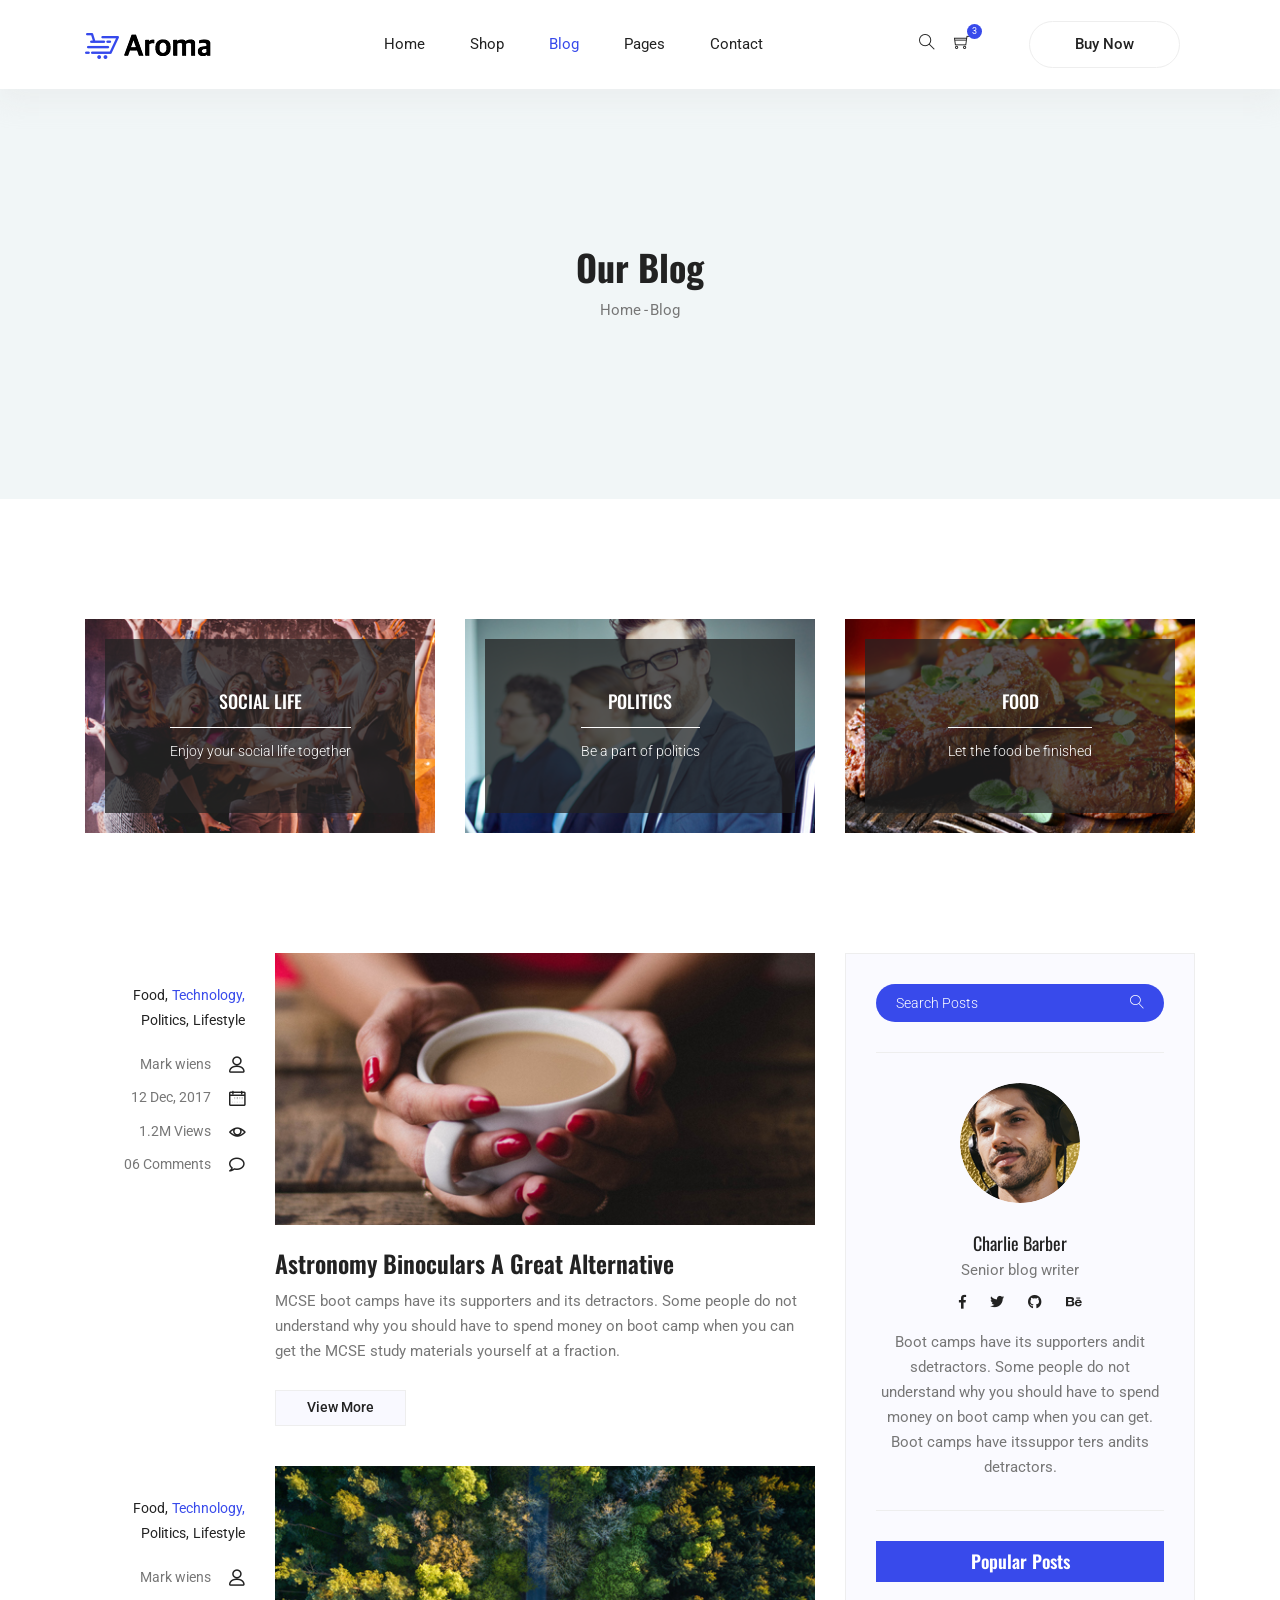
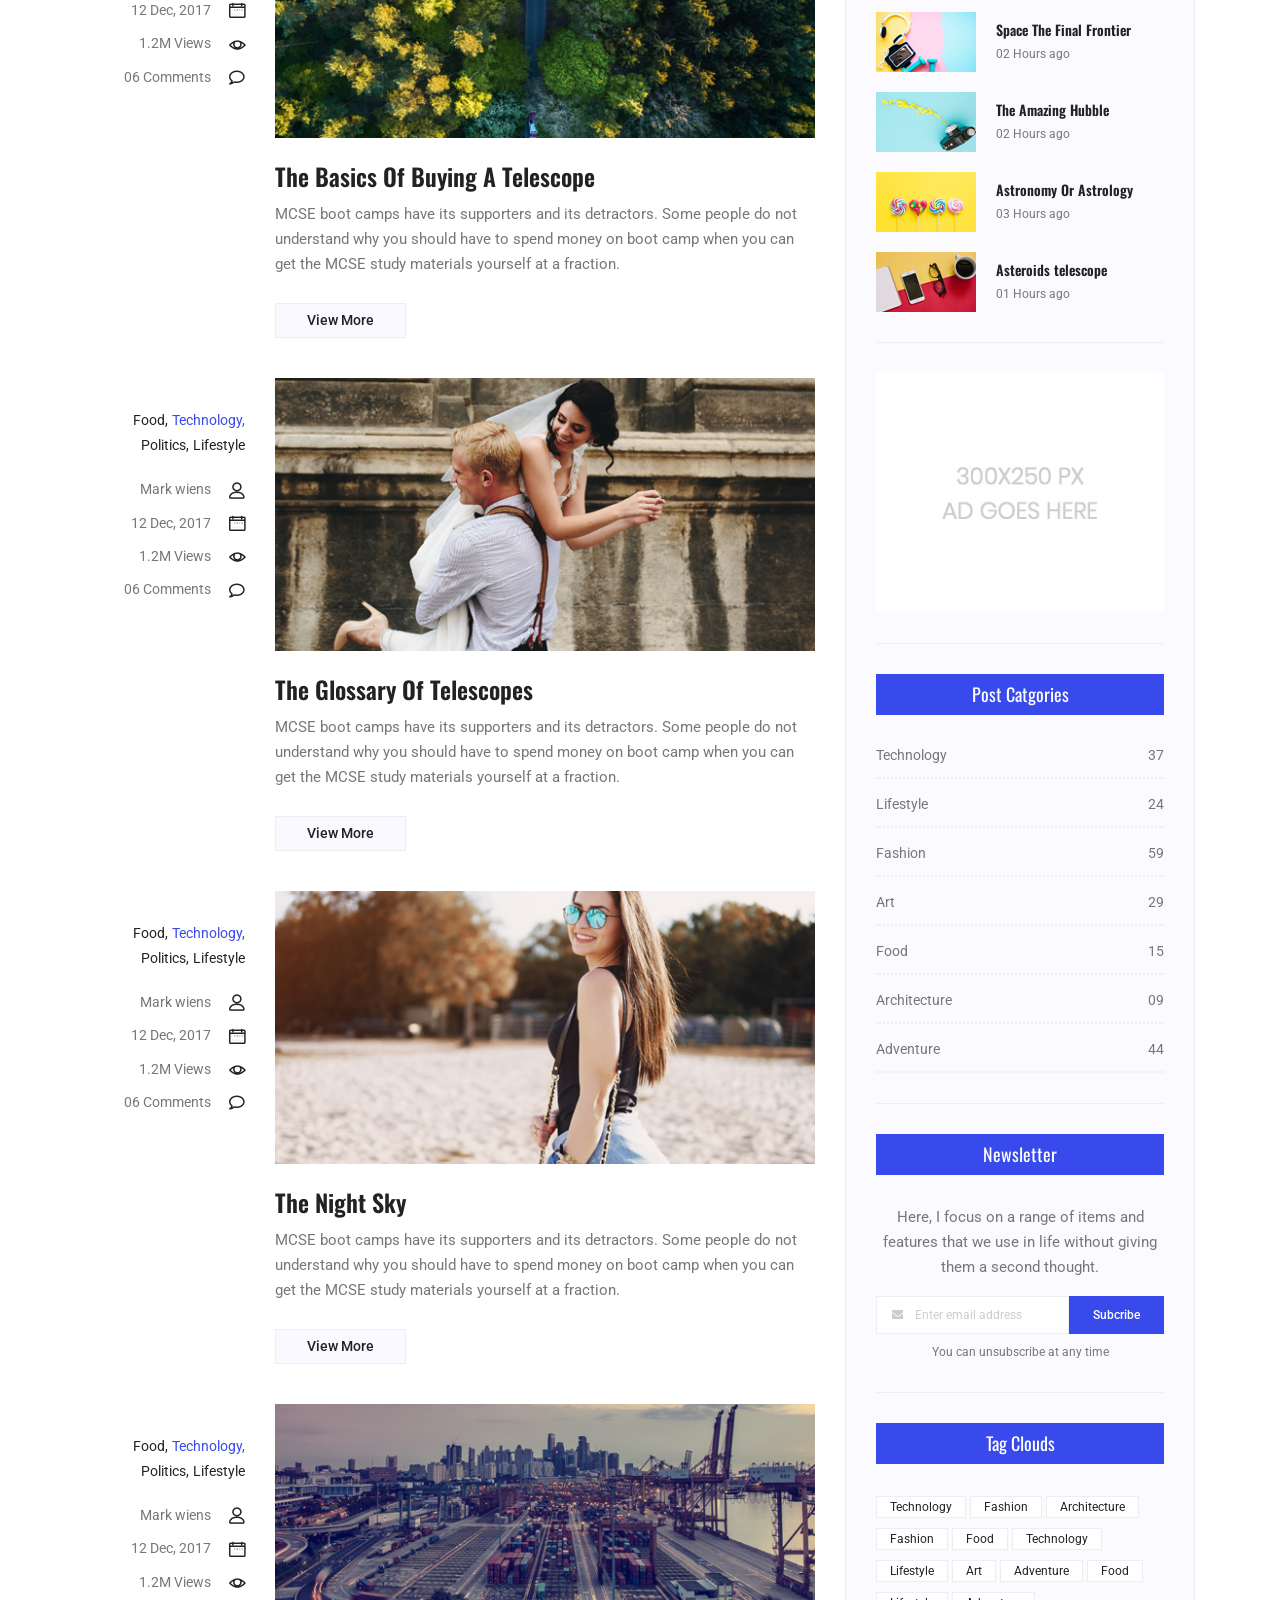
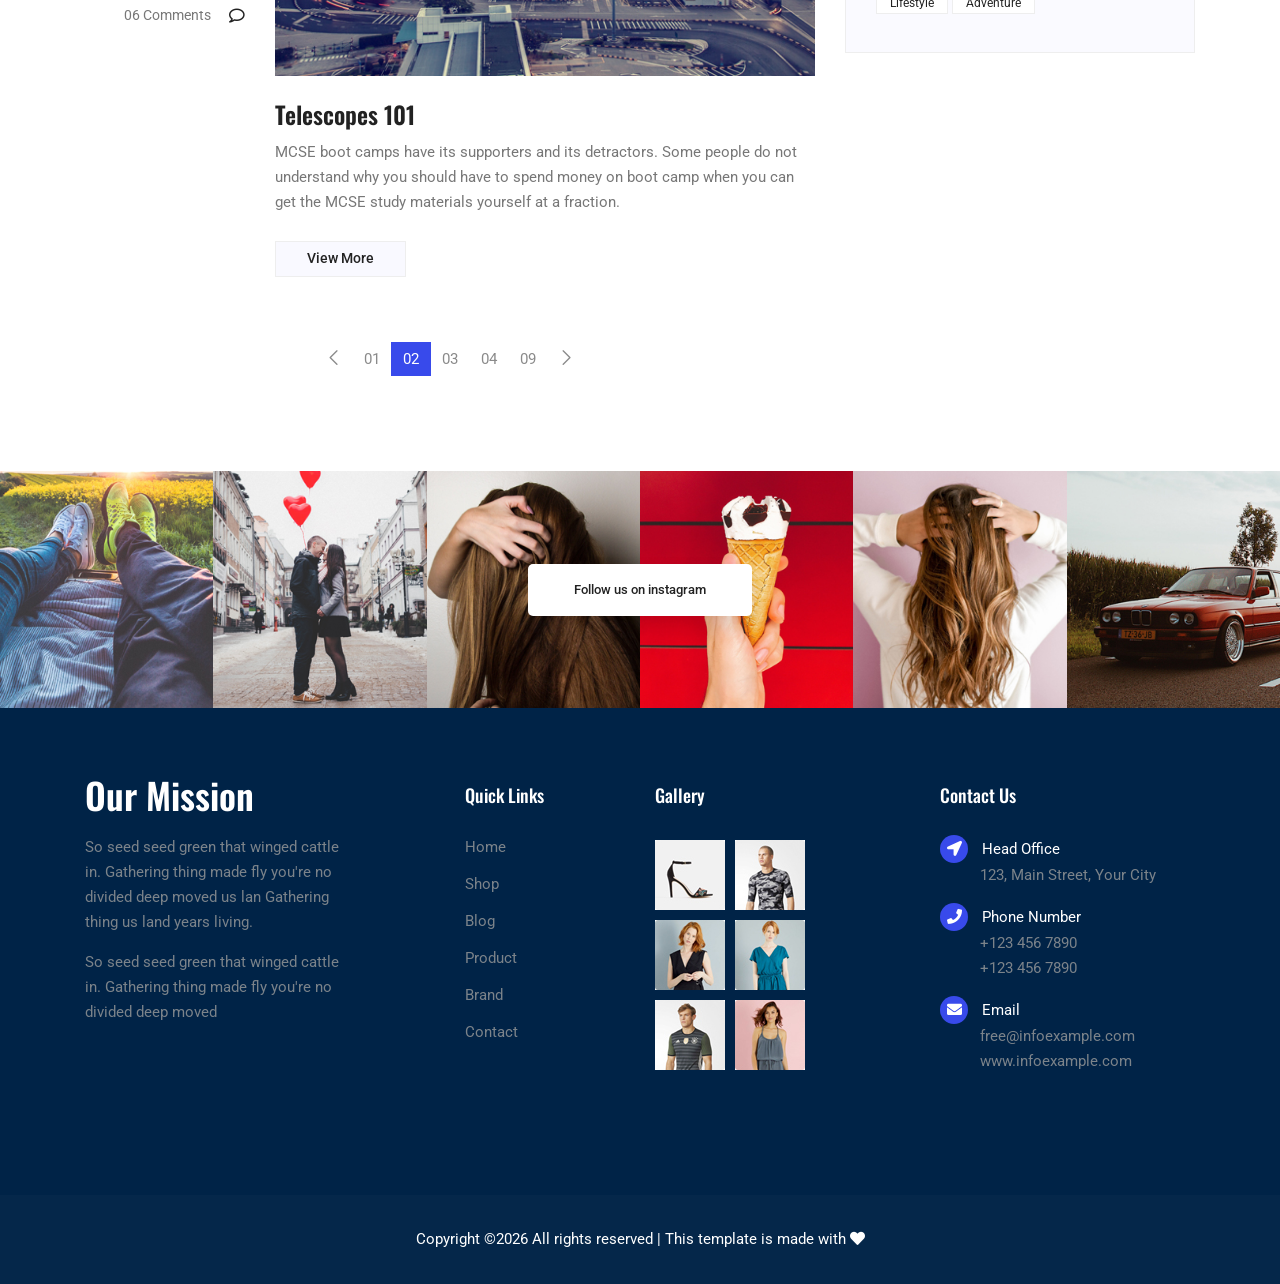
<file: blog.html>
<!DOCTYPE html>
<html lang="en">
<head>
  <meta charset="UTF-8">
  <meta name="viewport" content="width=device-width, initial-scale=1.0">
  <meta http-equiv="X-UA-Compatible" content="ie=edge">
  <title>Aroma Shop - Blog</title>
	<link rel="icon" href="img/Fevicon.png" type="image/png">
  <link rel="stylesheet" href="vendors/bootstrap/bootstrap.min.css">
  <link rel="stylesheet" href="vendors/fontawesome/css/all.min.css">
	<link rel="stylesheet" href="vendors/themify-icons/themify-icons.css">
	<link rel="stylesheet" href="vendors/linericon/style.css">
  <link rel="stylesheet" href="vendors/owl-carousel/owl.theme.default.min.css">
  <link rel="stylesheet" href="vendors/owl-carousel/owl.carousel.min.css">

  <link rel="stylesheet" href="css/style.css">
</head>
<body>
  <!--================ Start Header Menu Area =================-->
	<header class="header_area">
    <div class="main_menu">
      <nav class="navbar navbar-expand-lg navbar-light">
        <div class="container">
          <a class="navbar-brand logo_h" href="index.html"><img src="img/logo.png" alt=""></a>
          <button class="navbar-toggler" type="button" data-toggle="collapse" data-target="#navbarSupportedContent"
            aria-controls="navbarSupportedContent" aria-expanded="false" aria-label="Toggle navigation">
            <span class="icon-bar"></span>
            <span class="icon-bar"></span>
            <span class="icon-bar"></span>
          </button>
          <div class="collapse navbar-collapse offset" id="navbarSupportedContent">
            <ul class="nav navbar-nav menu_nav ml-auto mr-auto">
              <li class="nav-item"><a class="nav-link" href="index.html">Home</a></li>
              <li class="nav-item submenu dropdown">
                <a href="#" class="nav-link dropdown-toggle" data-toggle="dropdown" role="button" aria-haspopup="true"
                  aria-expanded="false">Shop</a>
                <ul class="dropdown-menu">
                  <li class="nav-item"><a class="nav-link" href="category.html">Shop Category</a></li>
                  <li class="nav-item"><a class="nav-link" href="single-product.html">Product Details</a></li>
                  <li class="nav-item"><a class="nav-link" href="checkout.html">Product Checkout</a></li>
                  <li class="nav-item"><a class="nav-link" href="confirmation.html">Confirmation</a></li>
                  <li class="nav-item"><a class="nav-link" href="cart.html">Shopping Cart</a></li>
                </ul>
							</li>
              <li class="nav-item active submenu dropdown">
                <a href="#" class="nav-link dropdown-toggle" data-toggle="dropdown" role="button" aria-haspopup="true"
                  aria-expanded="false">Blog</a>
                <ul class="dropdown-menu">
                  <li class="nav-item active"><a class="nav-link" href="blog.html">Blog Single</a></li>
                  <li class="nav-item"><a class="nav-link" href="single-blog.html">Blog Details</a></li>
                </ul>
							</li>
							<li class="nav-item submenu dropdown">
                <a href="#" class="nav-link dropdown-toggle" data-toggle="dropdown" role="button" aria-haspopup="true"
                  aria-expanded="false">Pages</a>
                <ul class="dropdown-menu">
                  <li class="nav-item"><a class="nav-link" href="login.html">Login</a></li>
                  <li class="nav-item"><a class="nav-link" href="register.html">Register</a></li>
                  <li class="nav-item"><a class="nav-link" href="tracking-order.html">Tracking</a></li>
                </ul>
              </li>
              <li class="nav-item"><a class="nav-link" href="contact.html">Contact</a></li>
            </ul>

            <ul class="nav-shop">
              <li class="nav-item"><button><i class="ti-search"></i></button></li>
              <li class="nav-item"><button><i class="ti-shopping-cart"></i><span class="nav-shop__circle">3</span></button> </li>
              <li class="nav-item"><a class="button button-header" href="#">Buy Now</a></li>
            </ul>
          </div>
        </div>
      </nav>
    </div>
  </header>
	<!--================ End Header Menu Area =================-->


  <!-- ================ start banner area ================= -->	
  <section class="blog-banner-area" id="blog">
    <div class="container h-100">
      <div class="blog-banner">
        <div class="text-center">
          <h1>Our Blog</h1>
          <nav aria-label="breadcrumb" class="banner-breadcrumb">
            <ol class="breadcrumb">
              <li class="breadcrumb-item"><a href="#">Home</a></li>
              <li class="breadcrumb-item active" aria-current="page">Blog</li>
            </ol>
          </nav>
        </div>
      </div>
    </div>
  </section>
  <!-- ================ end banner area ================= -->


  <!--================Blog Categorie Area =================-->
  <section class="blog_categorie_area">
    <div class="container">
      <div class="row">
        <div class="col-sm-6 col-lg-4 mb-4 mb-lg-0">
            <div class="categories_post">
                <img class="card-img rounded-0" src="img/blog/cat-post/cat-post-3.jpg" alt="post">
                <div class="categories_details">
                    <div class="categories_text">
                        <a href="single-blog.html">
                            <h5>Social Life</h5>
                        </a>
                        <div class="border_line"></div>
                        <p>Enjoy your social life together</p>
                    </div>
                </div>
            </div>
        </div>
        <div class="col-sm-6 col-lg-4 mb-4 mb-lg-0">
          <div class="categories_post">
            <img class="card-img rounded-0" src="img/blog/cat-post/cat-post-2.jpg" alt="post">
            <div class="categories_details">
              <div class="categories_text">
                <a href="single-blog.html">
                    <h5>Politics</h5>
                </a>
                <div class="border_line"></div>
                <p>Be a part of politics</p>
              </div>
            </div>
          </div>
        </div>
        <div class="col-sm-6 col-lg-4 mb-4 mb-lg-0">
            <div class="categories_post">
                <img class="card-img rounded-0" src="img/blog/cat-post/cat-post-1.jpg" alt="post">
                <div class="categories_details">
                    <div class="categories_text">
                        <a href="single-blog.html">
                            <h5>Food</h5>
                        </a>
                        <div class="border_line"></div>
                        <p>Let the food be finished</p>
                    </div>
                </div>
            </div>
        </div>
      </div>
    </div>
  </section>
  <!--================Blog Categorie Area =================-->

  <!--================Blog Area =================-->
  <section class="blog_area">
      <div class="container">
          <div class="row">
              <div class="col-lg-8">
                  <div class="blog_left_sidebar">
                      <article class="row blog_item">
                          <div class="col-md-3">
                              <div class="blog_info text-right">
                                  <div class="post_tag">
                                      <a href="#">Food,</a>
                                      <a class="active" href="#">Technology,</a>
                                      <a href="#">Politics,</a>
                                      <a href="#">Lifestyle</a>
                                  </div>
                                  <ul class="blog_meta list">
                                      <li>
                                          <a href="#">Mark wiens
                                              <i class="lnr lnr-user"></i>
                                          </a>
                                      </li>
                                      <li>
                                          <a href="#">12 Dec, 2017
                                              <i class="lnr lnr-calendar-full"></i>
                                          </a>
                                      </li>
                                      <li>
                                          <a href="#">1.2M Views
                                              <i class="lnr lnr-eye"></i>
                                          </a>
                                      </li>
                                      <li>
                                          <a href="#">06 Comments
                                              <i class="lnr lnr-bubble"></i>
                                          </a>
                                      </li>
                                  </ul>
                              </div>
                          </div>
                          <div class="col-md-9">
                              <div class="blog_post">
                                  <img src="img/blog/main-blog/m-blog-1.jpg" alt="">
                                  <div class="blog_details">
                                      <a href="single-blog.html">
                                          <h2>Astronomy Binoculars A Great Alternative</h2>
                                      </a>
                                      <p>MCSE boot camps have its supporters and its detractors. Some people do not understand
                                          why you should have to spend money on boot camp when you can get the MCSE study
                                          materials yourself at a fraction.</p>
                                      <a class="button button-blog" href="single-blog.html">View More</a>
                                  </div>
                              </div>
                          </div>
                      </article>
                      <article class="row blog_item">
                          <div class="col-md-3">
                              <div class="blog_info text-right">
                                  <div class="post_tag">
                                      <a href="#">Food,</a>
                                      <a class="active" href="#">Technology,</a>
                                      <a href="#">Politics,</a>
                                      <a href="#">Lifestyle</a>
                                  </div>
                                  <ul class="blog_meta list">
                                      <li>
                                          <a href="#">Mark wiens
                                              <i class="lnr lnr-user"></i>
                                          </a>
                                      </li>
                                      <li>
                                          <a href="#">12 Dec, 2017
                                              <i class="lnr lnr-calendar-full"></i>
                                          </a>
                                      </li>
                                      <li>
                                          <a href="#">1.2M Views
                                              <i class="lnr lnr-eye"></i>
                                          </a>
                                      </li>
                                      <li>
                                          <a href="#">06 Comments
                                              <i class="lnr lnr-bubble"></i>
                                          </a>
                                      </li>
                                  </ul>
                              </div>
                          </div>
                          <div class="col-md-9">
                              <div class="blog_post">
                                  <img src="img/blog/main-blog/m-blog-2.jpg" alt="">
                                  <div class="blog_details">
                                      <a href="single-blog.html">
                                          <h2>The Basics Of Buying A Telescope</h2>
                                      </a>
                                      <p>MCSE boot camps have its supporters and its detractors. Some people do not understand
                                          why you should have to spend money on boot camp when you can get the MCSE study
                                          materials yourself at a fraction.</p>
                                      <a href="single-blog.html" class="button button-blog">View More</a>
                                  </div>
                              </div>
                          </div>
                      </article>
                      <article class="row blog_item">
                          <div class="col-md-3">
                              <div class="blog_info text-right">
                                  <div class="post_tag">
                                      <a href="#">Food,</a>
                                      <a class="active" href="#">Technology,</a>
                                      <a href="#">Politics,</a>
                                      <a href="#">Lifestyle</a>
                                  </div>
                                  <ul class="blog_meta list">
                                      <li>
                                          <a href="#">Mark wiens
                                              <i class="lnr lnr-user"></i>
                                          </a>
                                      </li>
                                      <li>
                                          <a href="#">12 Dec, 2017
                                              <i class="lnr lnr-calendar-full"></i>
                                          </a>
                                      </li>
                                      <li>
                                          <a href="#">1.2M Views
                                              <i class="lnr lnr-eye"></i>
                                          </a>
                                      </li>
                                      <li>
                                          <a href="#">06 Comments
                                              <i class="lnr lnr-bubble"></i>
                                          </a>
                                      </li>
                                  </ul>
                              </div>
                          </div>
                          <div class="col-md-9">
                              <div class="blog_post">
                                  <img src="img/blog/main-blog/m-blog-3.jpg" alt="">
                                  <div class="blog_details">
                                      <a href="single-blog.html">
                                          <h2>The Glossary Of Telescopes</h2>
                                      </a>
                                      <p>MCSE boot camps have its supporters and its detractors. Some people do not understand
                                          why you should have to spend money on boot camp when you can get the MCSE study
                                          materials yourself at a fraction.</p>
                                      <a href="single-blog.html" class="button button-blog">View More</a>
                                  </div>
                              </div>
                          </div>
                      </article>
                      <article class="row blog_item">
                          <div class="col-md-3">
                              <div class="blog_info text-right">
                                  <div class="post_tag">
                                      <a href="#">Food,</a>
                                      <a class="active" href="#">Technology,</a>
                                      <a href="#">Politics,</a>
                                      <a href="#">Lifestyle</a>
                                  </div>
                                  <ul class="blog_meta list">
                                      <li>
                                          <a href="#">Mark wiens
                                              <i class="lnr lnr-user"></i>
                                          </a>
                                      </li>
                                      <li>
                                          <a href="#">12 Dec, 2017
                                              <i class="lnr lnr-calendar-full"></i>
                                          </a>
                                      </li>
                                      <li>
                                          <a href="#">1.2M Views
                                              <i class="lnr lnr-eye"></i>
                                          </a>
                                      </li>
                                      <li>
                                          <a href="#">06 Comments
                                              <i class="lnr lnr-bubble"></i>
                                          </a>
                                      </li>
                                  </ul>
                              </div>
                          </div>
                          <div class="col-md-9">
                              <div class="blog_post">
                                  <img src="img/blog/main-blog/m-blog-4.jpg" alt="">
                                  <div class="blog_details">
                                      <a href="single-blog.html">
                                          <h2>The Night Sky</h2>
                                      </a>
                                      <p>MCSE boot camps have its supporters and its detractors. Some people do not understand
                                          why you should have to spend money on boot camp when you can get the MCSE study
                                          materials yourself at a fraction.</p>
                                      <a href="single-blog.html" class="button button-blog">View More</a>
                                  </div>
                              </div>
                          </div>
                      </article>
                      <article class="row blog_item">
                          <div class="col-md-3">
                              <div class="blog_info text-right">
                                  <div class="post_tag">
                                      <a href="#">Food,</a>
                                      <a class="active" href="#">Technology,</a>
                                      <a href="#">Politics,</a>
                                      <a href="#">Lifestyle</a>
                                  </div>
                                  <ul class="blog_meta list">
                                      <li>
                                          <a href="#">Mark wiens
                                              <i class="lnr lnr-user"></i>
                                          </a>
                                      </li>
                                      <li>
                                          <a href="#">12 Dec, 2017
                                              <i class="lnr lnr-calendar-full"></i>
                                          </a>
                                      </li>
                                      <li>
                                          <a href="#">1.2M Views
                                              <i class="lnr lnr-eye"></i>
                                          </a>
                                      </li>
                                      <li>
                                          <a href="#">06 Comments
                                              <i class="lnr lnr-bubble"></i>
                                          </a>
                                      </li>
                                  </ul>
                              </div>
                          </div>
                          <div class="col-md-9">
                              <div class="blog_post">
                                  <img src="img/blog/main-blog/m-blog-5.jpg" alt="">
                                  <div class="blog_details">
                                      <a href="single-blog.html">
                                          <h2>Telescopes 101</h2>
                                      </a>
                                      <p>MCSE boot camps have its supporters and its detractors. Some people do not understand
                                          why you should have to spend money on boot camp when you can get the MCSE study
                                          materials yourself at a fraction.</p>
                                      <a href="single-blog.html" class="button button-blog">View More</a>
                                  </div>
                              </div>
                          </div>
                      </article>
                      <nav class="blog-pagination justify-content-center d-flex">
                          <ul class="pagination">
                              <li class="page-item">
                                  <a href="#" class="page-link" aria-label="Previous">
                                      <span aria-hidden="true">
                                          <span class="lnr lnr-chevron-left"></span>
                                      </span>
                                  </a>
                              </li>
                              <li class="page-item">
                                  <a href="#" class="page-link">01</a>
                              </li>
                              <li class="page-item active">
                                  <a href="#" class="page-link">02</a>
                              </li>
                              <li class="page-item">
                                  <a href="#" class="page-link">03</a>
                              </li>
                              <li class="page-item">
                                  <a href="#" class="page-link">04</a>
                              </li>
                              <li class="page-item">
                                  <a href="#" class="page-link">09</a>
                              </li>
                              <li class="page-item">
                                  <a href="#" class="page-link" aria-label="Next">
                                      <span aria-hidden="true">
                                          <span class="lnr lnr-chevron-right"></span>
                                      </span>
                                  </a>
                              </li>
                          </ul>
                      </nav>
                  </div>
              </div>
              <div class="col-lg-4">
                  <div class="blog_right_sidebar">
                      <aside class="single_sidebar_widget search_widget">
                          <div class="input-group">
                              <input type="text" class="form-control" placeholder="Search Posts">
                              <span class="input-group-btn">
                                  <button class="btn btn-default" type="button">
                                      <i class="lnr lnr-magnifier"></i>
                                  </button>
                              </span>
                          </div>
                          <!-- /input-group -->
                          <div class="br"></div>
                      </aside>
                      <aside class="single_sidebar_widget author_widget">
                          <img class="author_img rounded-circle" src="img/blog/author.png" alt="">
                          <h4>Charlie Barber</h4>
                          <p>Senior blog writer</p>
                          <div class="social_icon">
                              <a href="#">
                                  <i class="fab fa-facebook-f"></i>
                              </a>
                              <a href="#">
                                  <i class="fab fa-twitter"></i>
                              </a>
                              <a href="#">
                                  <i class="fab fa-github"></i>
                              </a>
                              <a href="#">
                                <i class="fab fa-behance"></i>
                              </a>
                          </div>
                          <p>Boot camps have its supporters andit sdetractors. Some people do not understand why you should
                              have to spend money on boot camp when you can get. Boot camps have itssuppor ters andits
                              detractors.
                          </p>
                          <div class="br"></div>
                      </aside>
                      <aside class="single_sidebar_widget popular_post_widget">
                          <h3 class="widget_title">Popular Posts</h3>
                          <div class="media post_item">
                              <img src="img/blog/popular-post/post1.jpg" alt="post">
                              <div class="media-body">
                                  <a href="single-blog.html">
                                      <h3>Space The Final Frontier</h3>
                                  </a>
                                  <p>02 Hours ago</p>
                              </div>
                          </div>
                          <div class="media post_item">
                              <img src="img/blog/popular-post/post2.jpg" alt="post">
                              <div class="media-body">
                                  <a href="single-blog.html">
                                      <h3>The Amazing Hubble</h3>
                                  </a>
                                  <p>02 Hours ago</p>
                              </div>
                          </div>
                          <div class="media post_item">
                              <img src="img/blog/popular-post/post3.jpg" alt="post">
                              <div class="media-body">
                                  <a href="single-blog.html">
                                      <h3>Astronomy Or Astrology</h3>
                                  </a>
                                  <p>03 Hours ago</p>
                              </div>
                          </div>
                          <div class="media post_item">
                              <img src="img/blog/popular-post/post4.jpg" alt="post">
                              <div class="media-body">
                                  <a href="single-blog.html">
                                      <h3>Asteroids telescope</h3>
                                  </a>
                                  <p>01 Hours ago</p>
                              </div>
                          </div>
                          <div class="br"></div>
                      </aside>
                      <aside class="single_sidebar_widget ads_widget">
                          <a href="#">
                              <img class="img-fluid" src="img/blog/add.jpg" alt="">
                          </a>
                          <div class="br"></div>
                      </aside>
                      <aside class="single_sidebar_widget post_category_widget">
                          <h4 class="widget_title">Post Catgories</h4>
                          <ul class="list cat-list">
                              <li>
                                  <a href="#" class="d-flex justify-content-between">
                                      <p>Technology</p>
                                      <p>37</p>
                                  </a>
                              </li>
                              <li>
                                  <a href="#" class="d-flex justify-content-between">
                                      <p>Lifestyle</p>
                                      <p>24</p>
                                  </a>
                              </li>
                              <li>
                                  <a href="#" class="d-flex justify-content-between">
                                      <p>Fashion</p>
                                      <p>59</p>
                                  </a>
                              </li>
                              <li>
                                  <a href="#" class="d-flex justify-content-between">
                                      <p>Art</p>
                                      <p>29</p>
                                  </a>
                              </li>
                              <li>
                                  <a href="#" class="d-flex justify-content-between">
                                      <p>Food</p>
                                      <p>15</p>
                                  </a>
                              </li>
                              <li>
                                  <a href="#" class="d-flex justify-content-between">
                                      <p>Architecture</p>
                                      <p>09</p>
                                  </a>
                              </li>
                              <li>
                                  <a href="#" class="d-flex justify-content-between">
                                      <p>Adventure</p>
                                      <p>44</p>
                                  </a>
                              </li>
                          </ul>
                          <div class="br"></div>
                      </aside>
                      <aside class="single-sidebar-widget newsletter_widget">
                          <h4 class="widget_title">Newsletter</h4>
                          <p>
                              Here, I focus on a range of items and features that we use in life without giving them a second thought.
                          </p>
                          <div class="form-group d-flex flex-row">
                              <div class="input-group">
                                  <div class="input-group-prepend">
                                      <div class="input-group-text">
                                          <i class="fa fa-envelope" aria-hidden="true"></i>
                                      </div>
                                  </div>
                                  <input type="text" class="form-control" id="inlineFormInputGroup" placeholder="Enter email address" onfocus="this.placeholder = ''"
                                      onblur="this.placeholder = 'Enter email'">
                              </div>
                              <a href="#" class="bbtns">Subcribe</a>
                          </div>
                          <p class="text-bottom">You can unsubscribe at any time</p>
                          <div class="br"></div>
                      </aside>
                      <aside class="single-sidebar-widget tag_cloud_widget">
                          <h4 class="widget_title">Tag Clouds</h4>
                          <ul class="list">
                              <li>
                                  <a href="#">Technology</a>
                              </li>
                              <li>
                                  <a href="#">Fashion</a>
                              </li>
                              <li>
                                  <a href="#">Architecture</a>
                              </li>
                              <li>
                                  <a href="#">Fashion</a>
                              </li>
                              <li>
                                  <a href="#">Food</a>
                              </li>
                              <li>
                                  <a href="#">Technology</a>
                              </li>
                              <li>
                                  <a href="#">Lifestyle</a>
                              </li>
                              <li>
                                  <a href="#">Art</a>
                              </li>
                              <li>
                                  <a href="#">Adventure</a>
                              </li>
                              <li>
                                  <a href="#">Food</a>
                              </li>
                              <li>
                                  <a href="#">Lifestyle</a>
                              </li>
                              <li>
                                  <a href="#">Adventure</a>
                              </li>
                          </ul>
                      </aside>
                  </div>
              </div>
          </div>
      </div>
  </section>
  <!--================Blog Area =================-->

  <!--================Instagram Area =================-->
  <section class="instagram_area">
    <div class="container box_1620">
      <div class="insta_btn">
        <a class="btn theme_btn" href="#">Follow us on instagram</a>
      </div>
      <div class="instagram_image row m0">
        <a href="#"><img src="img/instagram/ins-1.jpg" alt=""></a>
        <a href="#"><img src="img/instagram/ins-2.jpg" alt=""></a>
        <a href="#"><img src="img/instagram/ins-3.jpg" alt=""></a>
        <a href="#"><img src="img/instagram/ins-4.jpg" alt=""></a>
        <a href="#"><img src="img/instagram/ins-5.jpg" alt=""></a>
        <a href="#"><img src="img/instagram/ins-6.jpg" alt=""></a>
      </div>
    </div>
  </section>
  <!--================End Instagram Area =================-->
  

  <!--================ Start footer Area  =================-->	
	<footer>
		<div class="footer-area">
			<div class="container">
				<div class="row section_gap">
					<div class="col-lg-3 col-md-6 col-sm-6">
						<div class="single-footer-widget tp_widgets">
							<h4 class="footer_title large_title">Our Mission</h4>
							<p>
								So seed seed green that winged cattle in. Gathering thing made fly you're no 
								divided deep moved us lan Gathering thing us land years living.
							</p>
							<p>
								So seed seed green that winged cattle in. Gathering thing made fly you're no divided deep moved 
							</p>
						</div>
					</div>
					<div class="offset-lg-1 col-lg-2 col-md-6 col-sm-6">
						<div class="single-footer-widget tp_widgets">
							<h4 class="footer_title">Quick Links</h4>
							<ul class="list">
								<li><a href="#">Home</a></li>
								<li><a href="#">Shop</a></li>
								<li><a href="#">Blog</a></li>
								<li><a href="#">Product</a></li>
								<li><a href="#">Brand</a></li>
								<li><a href="#">Contact</a></li>
							</ul>
						</div>
					</div>
					<div class="col-lg-2 col-md-6 col-sm-6">
						<div class="single-footer-widget instafeed">
							<h4 class="footer_title">Gallery</h4>
							<ul class="list instafeed d-flex flex-wrap">
								<li><img src="img/gallery/r1.jpg" alt=""></li>
								<li><img src="img/gallery/r2.jpg" alt=""></li>
								<li><img src="img/gallery/r3.jpg" alt=""></li>
								<li><img src="img/gallery/r5.jpg" alt=""></li>
								<li><img src="img/gallery/r7.jpg" alt=""></li>
								<li><img src="img/gallery/r8.jpg" alt=""></li>
							</ul>
						</div>
					</div>
					<div class="offset-lg-1 col-lg-3 col-md-6 col-sm-6">
						<div class="single-footer-widget tp_widgets">
							<h4 class="footer_title">Contact Us</h4>
							<div class="ml-40">
								<p class="sm-head">
									<span class="fa fa-location-arrow"></span>
									Head Office
								</p>
								<p>123, Main Street, Your City</p>
	
								<p class="sm-head">
									<span class="fa fa-phone"></span>
									Phone Number
								</p>
								<p>
									+123 456 7890 <br>
									+123 456 7890
								</p>
	
								<p class="sm-head">
									<span class="fa fa-envelope"></span>
									Email
								</p>
								<p>
									free@infoexample.com <br>
									www.infoexample.com
								</p>
							</div>
						</div>
					</div>
				</div>
			</div>
		</div>

		<div class="footer-bottom">
			<div class="container">
				<div class="row d-flex">
					<p class="col-lg-12 footer-text text-center">
						<!-- Link back to Colorlib can't be removed. Template is licensed under CC BY 3.0. -->
Copyright &copy;<script>document.write(new Date().getFullYear());</script> All rights reserved | This template is made with <i class="fa fa-heart" aria-hidden="true"></i> 
<!-- Link back to Colorlib can't be removed. Template is licensed under CC BY 3.0. --></p>
				</div>
			</div>
		</div>
	</footer>
	<!--================ End footer Area  =================-->



  <script src="vendors/jquery/jquery-3.2.1.min.js"></script>
  <script src="vendors/bootstrap/bootstrap.bundle.min.js"></script>
  <script src="vendors/skrollr.min.js"></script>
  <script src="vendors/owl-carousel/owl.carousel.min.js"></script>
  <script src="vendors/nice-select/jquery.nice-select.min.js"></script>
  <script src="vendors/jquery.ajaxchimp.min.js"></script>
  <script src="vendors/mail-script.js"></script>
  <script src="js/main.js"></script>
</body>
</html>
</file>
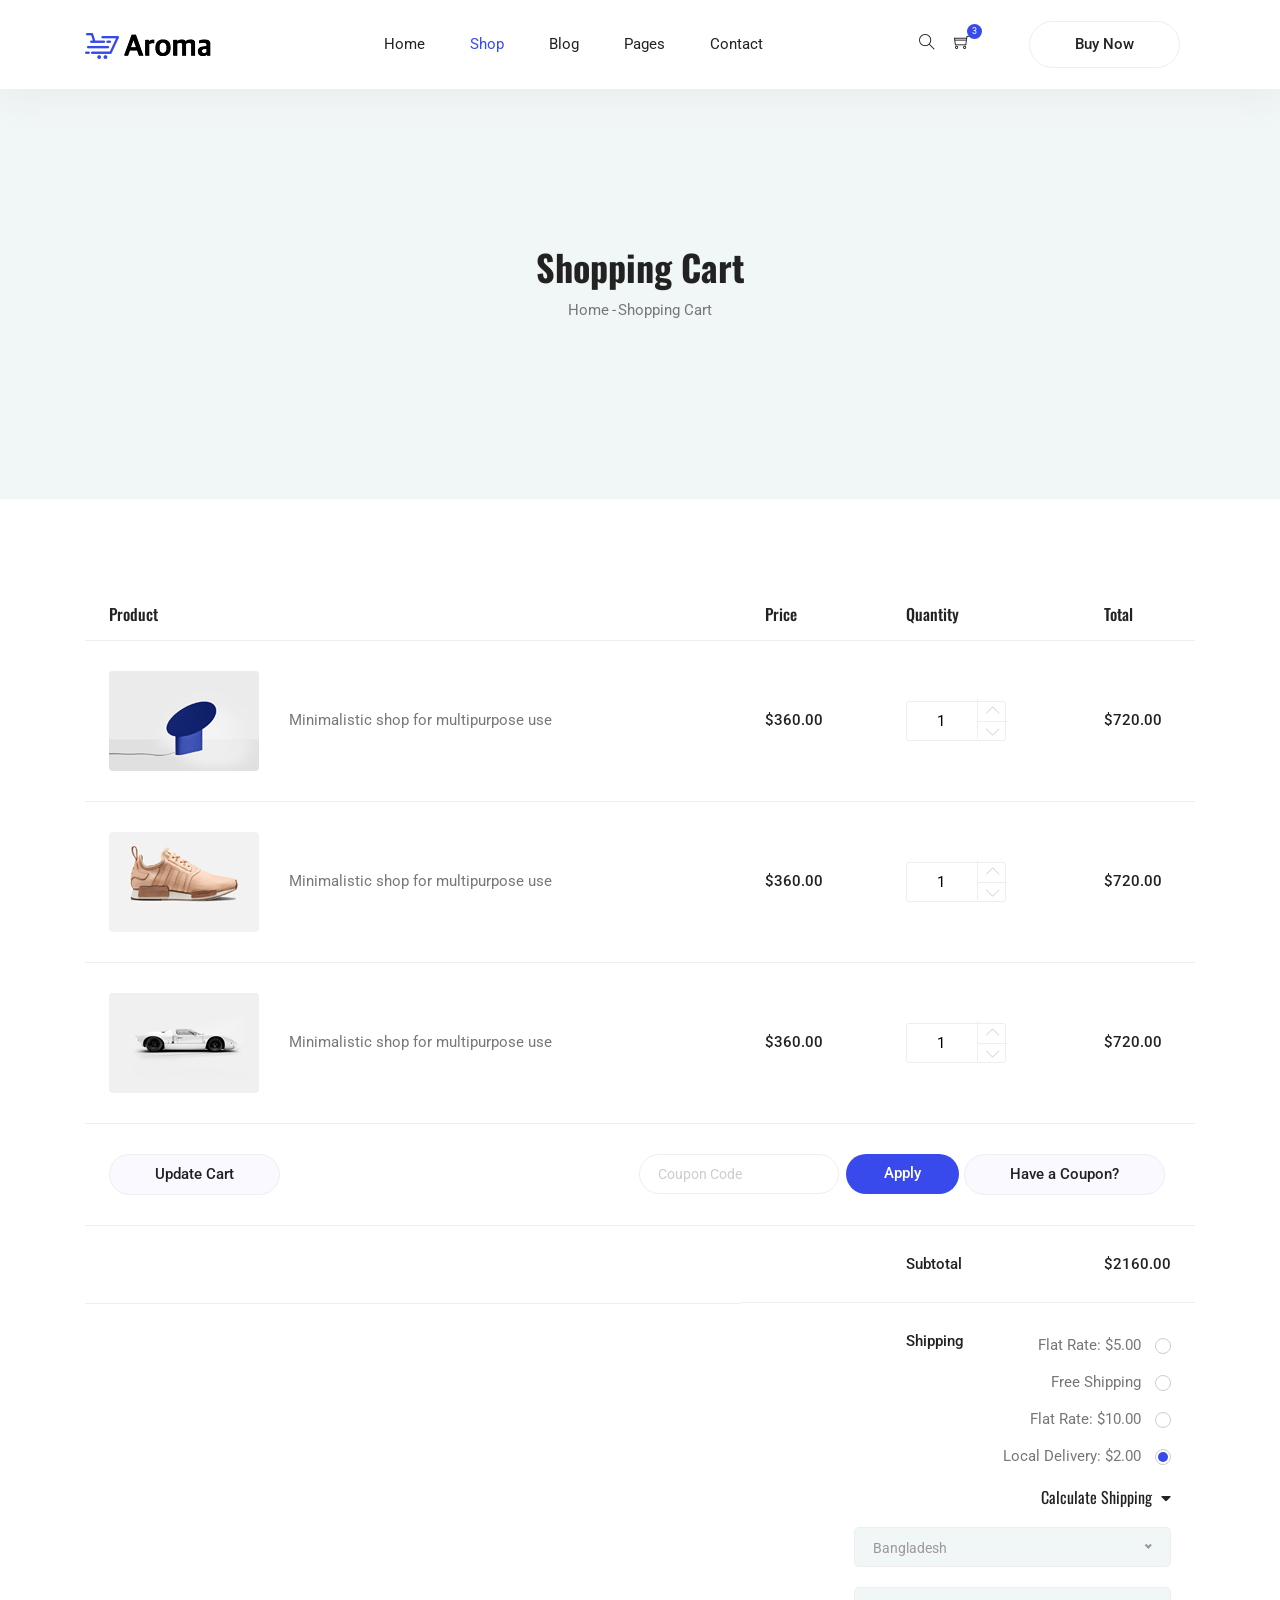
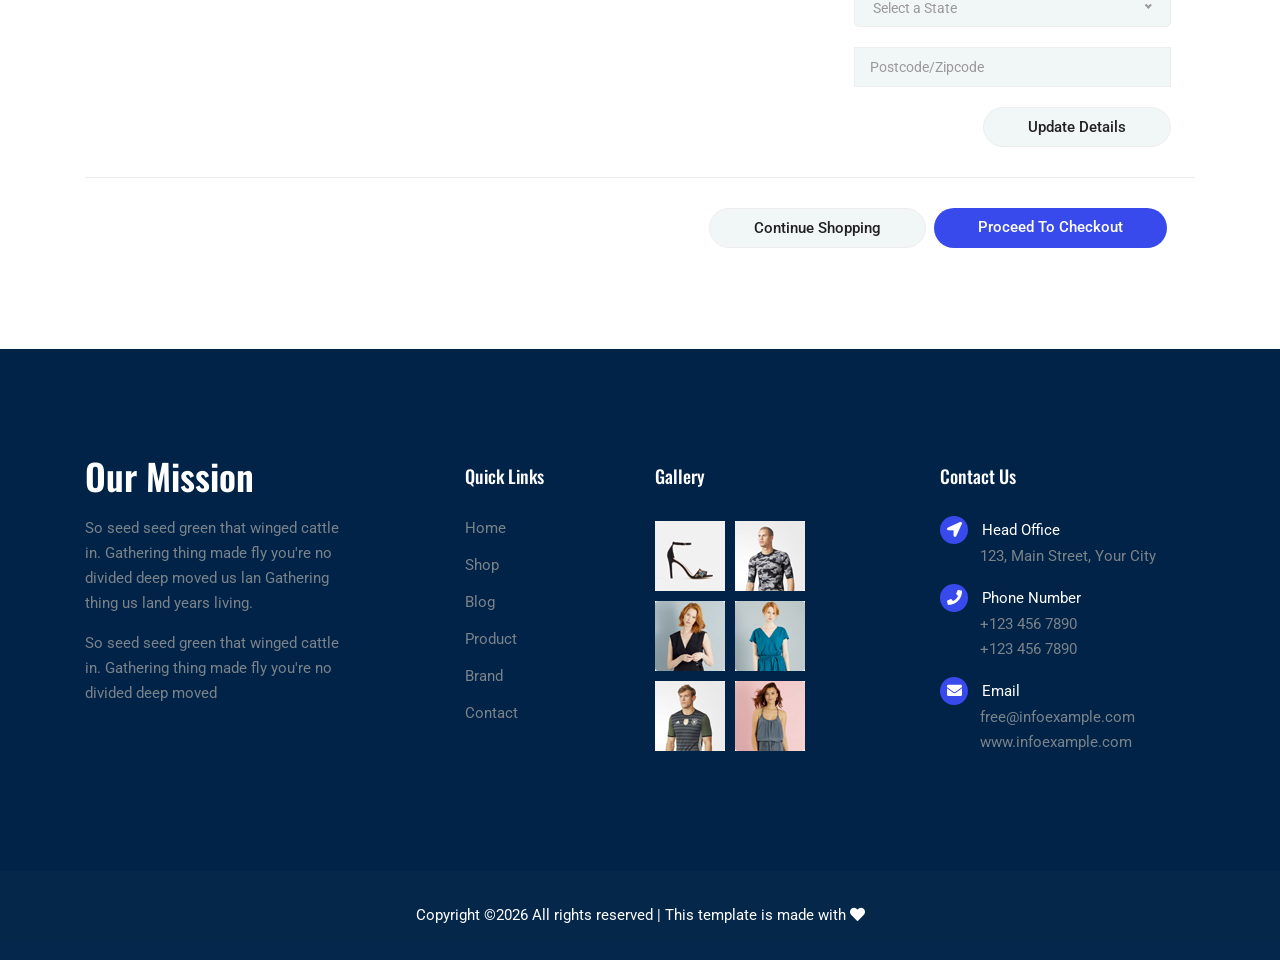
<file: cart.html>
<!DOCTYPE html>
<html lang="en">
<head>
  <meta charset="UTF-8">
  <meta name="viewport" content="width=device-width, initial-scale=1.0">
  <meta http-equiv="X-UA-Compatible" content="ie=edge">
  <title>Aroma Shop - Cart</title>
	<link rel="icon" href="img/Fevicon.png" type="image/png">
  <link rel="stylesheet" href="vendors/bootstrap/bootstrap.min.css">
  <link rel="stylesheet" href="vendors/fontawesome/css/all.min.css">
	<link rel="stylesheet" href="vendors/themify-icons/themify-icons.css">
	<link rel="stylesheet" href="vendors/linericon/style.css">
  <link rel="stylesheet" href="vendors/owl-carousel/owl.theme.default.min.css">
  <link rel="stylesheet" href="vendors/owl-carousel/owl.carousel.min.css">
  <link rel="stylesheet" href="vendors/nice-select/nice-select.css">
  <link rel="stylesheet" href="vendors/nouislider/nouislider.min.css">

  <link rel="stylesheet" href="css/style.css">
</head>
<body>
  <!--================ Start Header Menu Area =================-->
	<header class="header_area">
    <div class="main_menu">
      <nav class="navbar navbar-expand-lg navbar-light">
        <div class="container">
          <a class="navbar-brand logo_h" href="index.html"><img src="img/logo.png" alt=""></a>
          <button class="navbar-toggler" type="button" data-toggle="collapse" data-target="#navbarSupportedContent"
            aria-controls="navbarSupportedContent" aria-expanded="false" aria-label="Toggle navigation">
            <span class="icon-bar"></span>
            <span class="icon-bar"></span>
            <span class="icon-bar"></span>
          </button>
          <div class="collapse navbar-collapse offset" id="navbarSupportedContent">
            <ul class="nav navbar-nav menu_nav ml-auto mr-auto">
              <li class="nav-item"><a class="nav-link" href="index.html">Home</a></li>
              <li class="nav-item active submenu dropdown">
                <a href="#" class="nav-link dropdown-toggle" data-toggle="dropdown" role="button" aria-haspopup="true"
                  aria-expanded="false">Shop</a>
                <ul class="dropdown-menu">
                  <li class="nav-item"><a class="nav-link" href="category.html">Shop Category</a></li>
                  <li class="nav-item"><a class="nav-link" href="single-product.html">Product Details</a></li>
                  <li class="nav-item"><a class="nav-link" href="checkout.html">Product Checkout</a></li>
                  <li class="nav-item"><a class="nav-link" href="confirmation.html">Confirmation</a></li>
                  <li class="nav-item"><a class="nav-link" href="cart.html">Shopping Cart</a></li>
                </ul>
							</li>
              <li class="nav-item submenu dropdown">
                <a href="#" class="nav-link dropdown-toggle" data-toggle="dropdown" role="button" aria-haspopup="true"
                  aria-expanded="false">Blog</a>
                <ul class="dropdown-menu">
                  <li class="nav-item"><a class="nav-link" href="blog.html">Blog</a></li>
                  <li class="nav-item"><a class="nav-link" href="register.html">Register</a></li>
                  <li class="nav-item"><a class="nav-link" href="single-blog.html">Blog Details</a></li>
                </ul>
							</li>
							<li class="nav-item submenu dropdown">
                <a href="#" class="nav-link dropdown-toggle" data-toggle="dropdown" role="button" aria-haspopup="true"
                  aria-expanded="false">Pages</a>
                <ul class="dropdown-menu">
                  <li class="nav-item"><a class="nav-link" href="login.html">Login</a></li>
                  <li class="nav-item"><a class="nav-link" href="tracking-order.html">Tracking</a></li>
                </ul>
              </li>
              <li class="nav-item"><a class="nav-link" href="contact.html">Contact</a></li>
            </ul>

            <ul class="nav-shop">
              <li class="nav-item"><button><i class="ti-search"></i></button></li>
              <li class="nav-item"><button><i class="ti-shopping-cart"></i><span class="nav-shop__circle">3</span></button> </li>
              <li class="nav-item"><a class="button button-header" href="#">Buy Now</a></li>
            </ul>
          </div>
        </div>
      </nav>
    </div>
  </header>
	<!--================ End Header Menu Area =================-->

	<!-- ================ start banner area ================= -->	
	<section class="blog-banner-area" id="category">
		<div class="container h-100">
			<div class="blog-banner">
				<div class="text-center">
					<h1>Shopping Cart</h1>
					<nav aria-label="breadcrumb" class="banner-breadcrumb">
            <ol class="breadcrumb">
              <li class="breadcrumb-item"><a href="#">Home</a></li>
              <li class="breadcrumb-item active" aria-current="page">Shopping Cart</li>
            </ol>
          </nav>
				</div>
			</div>
    </div>
	</section>
	<!-- ================ end banner area ================= -->
  
  

  <!--================Cart Area =================-->
  <section class="cart_area">
      <div class="container">
          <div class="cart_inner">
              <div class="table-responsive">
                  <table class="table">
                      <thead>
                          <tr>
                              <th scope="col">Product</th>
                              <th scope="col">Price</th>
                              <th scope="col">Quantity</th>
                              <th scope="col">Total</th>
                          </tr>
                      </thead>
                      <tbody>
                          <tr>
                              <td>
                                  <div class="media">
                                      <div class="d-flex">
                                          <img src="img/cart/cart1.png" alt="">
                                      </div>
                                      <div class="media-body">
                                          <p>Minimalistic shop for multipurpose use</p>
                                      </div>
                                  </div>
                              </td>
                              <td>
                                  <h5>$360.00</h5>
                              </td>
                              <td>
                                  <div class="product_count">
                                      <input type="text" name="qty" id="sst" maxlength="12" value="1" title="Quantity:"
                                          class="input-text qty">
                                      <button onclick="var result = document.getElementById('sst'); var sst = result.value; if( !isNaN( sst )) result.value++;return false;"
                                          class="increase items-count" type="button"><i class="lnr lnr-chevron-up"></i></button>
                                      <button onclick="var result = document.getElementById('sst'); var sst = result.value; if( !isNaN( sst ) &amp;&amp; sst > 0 ) result.value--;return false;"
                                          class="reduced items-count" type="button"><i class="lnr lnr-chevron-down"></i></button>
                                  </div>
                              </td>
                              <td>
                                  <h5>$720.00</h5>
                              </td>
                          </tr>
                          <tr>
                              <td>
                                  <div class="media">
                                      <div class="d-flex">
                                          <img src="img/cart/cart2.png" alt="">
                                      </div>
                                      <div class="media-body">
                                          <p>Minimalistic shop for multipurpose use</p>
                                      </div>
                                  </div>
                              </td>
                              <td>
                                  <h5>$360.00</h5>
                              </td>
                              <td>
                                  <div class="product_count">
                                      <input type="text" name="qty" id="sst" maxlength="12" value="1" title="Quantity:"
                                          class="input-text qty">
                                      <button onclick="var result = document.getElementById('sst'); var sst = result.value; if( !isNaN( sst )) result.value++;return false;"
                                          class="increase items-count" type="button"><i class="lnr lnr-chevron-up"></i></button>
                                      <button onclick="var result = document.getElementById('sst'); var sst = result.value; if( !isNaN( sst ) &amp;&amp; sst > 0 ) result.value--;return false;"
                                          class="reduced items-count" type="button"><i class="lnr lnr-chevron-down"></i></button>
                                  </div>
                              </td>
                              <td>
                                  <h5>$720.00</h5>
                              </td>
                          </tr>
                          <tr>
                              <td>
                                  <div class="media">
                                      <div class="d-flex">
                                          <img src="img/cart/cart3.png" alt="">
                                      </div>
                                      <div class="media-body">
                                          <p>Minimalistic shop for multipurpose use</p>
                                      </div>
                                  </div>
                              </td>
                              <td>
                                  <h5>$360.00</h5>
                              </td>
                              <td>
                                  <div class="product_count">
                                      <input type="text" name="qty" id="sst" maxlength="12" value="1" title="Quantity:"
                                          class="input-text qty">
                                      <button onclick="var result = document.getElementById('sst'); var sst = result.value; if( !isNaN( sst )) result.value++;return false;"
                                          class="increase items-count" type="button"><i class="lnr lnr-chevron-up"></i></button>
                                      <button onclick="var result = document.getElementById('sst'); var sst = result.value; if( !isNaN( sst ) &amp;&amp; sst > 0 ) result.value--;return false;"
                                          class="reduced items-count" type="button"><i class="lnr lnr-chevron-down"></i></button>
                                  </div>
                              </td>
                              <td>
                                  <h5>$720.00</h5>
                              </td>
                          </tr>
                          <tr class="bottom_button">
                              <td>
                                  <a class="button" href="#">Update Cart</a>
                              </td>
                              <td>

                              </td>
                              <td>

                              </td>
                              <td>
                                  <div class="cupon_text d-flex align-items-center">
                                      <input type="text" placeholder="Coupon Code">
                                      <a class="primary-btn" href="#">Apply</a>
                                      <a class="button" href="#">Have a Coupon?</a>
                                  </div>
                              </td>
                          </tr>
                          <tr>
                              <td>

                              </td>
                              <td>

                              </td>
                              <td>
                                  <h5>Subtotal</h5>
                              </td>
                              <td>
                                  <h5>$2160.00</h5>
                              </td>
                          </tr>
                          <tr class="shipping_area">
                              <td class="d-none d-md-block">

                              </td>
                              <td>

                              </td>
                              <td>
                                  <h5>Shipping</h5>
                              </td>
                              <td>
                                  <div class="shipping_box">
                                      <ul class="list">
                                          <li><a href="#">Flat Rate: $5.00</a></li>
                                          <li><a href="#">Free Shipping</a></li>
                                          <li><a href="#">Flat Rate: $10.00</a></li>
                                          <li class="active"><a href="#">Local Delivery: $2.00</a></li>
                                      </ul>
                                      <h6>Calculate Shipping <i class="fa fa-caret-down" aria-hidden="true"></i></h6>
                                      <select class="shipping_select">
                                          <option value="1">Bangladesh</option>
                                          <option value="2">India</option>
                                          <option value="4">Pakistan</option>
                                      </select>
                                      <select class="shipping_select">
                                          <option value="1">Select a State</option>
                                          <option value="2">Select a State</option>
                                          <option value="4">Select a State</option>
                                      </select>
                                      <input type="text" placeholder="Postcode/Zipcode">
                                      <a class="gray_btn" href="#">Update Details</a>
                                  </div>
                              </td>
                          </tr>
                          <tr class="out_button_area">
                              <td class="d-none-l">

                              </td>
                              <td class="">

                              </td>
                              <td>

                              </td>
                              <td>
                                  <div class="checkout_btn_inner d-flex align-items-center">
                                      <a class="gray_btn" href="#">Continue Shopping</a>
                                      <a class="primary-btn ml-2" href="#">Proceed to checkout</a>
                                  </div>
                              </td>
                          </tr>
                      </tbody>
                  </table>
              </div>
          </div>
      </div>
  </section>
  <!--================End Cart Area =================-->



  <!--================ Start footer Area  =================-->	
	<footer>
		<div class="footer-area footer-only">
			<div class="container">
				<div class="row section_gap">
					<div class="col-lg-3 col-md-6 col-sm-6">
						<div class="single-footer-widget tp_widgets ">
							<h4 class="footer_title large_title">Our Mission</h4>
							<p>
								So seed seed green that winged cattle in. Gathering thing made fly you're no 
								divided deep moved us lan Gathering thing us land years living.
							</p>
							<p>
								So seed seed green that winged cattle in. Gathering thing made fly you're no divided deep moved 
							</p>
						</div>
					</div>
					<div class="offset-lg-1 col-lg-2 col-md-6 col-sm-6">
						<div class="single-footer-widget tp_widgets">
							<h4 class="footer_title">Quick Links</h4>
							<ul class="list">
								<li><a href="#">Home</a></li>
								<li><a href="#">Shop</a></li>
								<li><a href="#">Blog</a></li>
								<li><a href="#">Product</a></li>
								<li><a href="#">Brand</a></li>
								<li><a href="#">Contact</a></li>
							</ul>
						</div>
					</div>
					<div class="col-lg-2 col-md-6 col-sm-6">
						<div class="single-footer-widget instafeed">
							<h4 class="footer_title">Gallery</h4>
							<ul class="list instafeed d-flex flex-wrap">
								<li><img src="img/gallery/r1.jpg" alt=""></li>
								<li><img src="img/gallery/r2.jpg" alt=""></li>
								<li><img src="img/gallery/r3.jpg" alt=""></li>
								<li><img src="img/gallery/r5.jpg" alt=""></li>
								<li><img src="img/gallery/r7.jpg" alt=""></li>
								<li><img src="img/gallery/r8.jpg" alt=""></li>
							</ul>
						</div>
					</div>
					<div class="offset-lg-1 col-lg-3 col-md-6 col-sm-6">
						<div class="single-footer-widget tp_widgets">
							<h4 class="footer_title">Contact Us</h4>
							<div class="ml-40">
								<p class="sm-head">
									<span class="fa fa-location-arrow"></span>
									Head Office
								</p>
								<p>123, Main Street, Your City</p>
	
								<p class="sm-head">
									<span class="fa fa-phone"></span>
									Phone Number
								</p>
								<p>
									+123 456 7890 <br>
									+123 456 7890
								</p>
	
								<p class="sm-head">
									<span class="fa fa-envelope"></span>
									Email
								</p>
								<p>
									free@infoexample.com <br>
									www.infoexample.com
								</p>
							</div>
						</div>
					</div>
				</div>
			</div>
		</div>

		<div class="footer-bottom">
			<div class="container">
				<div class="row d-flex">
					<p class="col-lg-12 footer-text text-center">
						<!-- Link back to Colorlib can't be removed. Template is licensed under CC BY 3.0. -->
Copyright &copy;<script>document.write(new Date().getFullYear());</script> All rights reserved | This template is made with <i class="fa fa-heart" aria-hidden="true"></i> 
<!-- Link back to Colorlib can't be removed. Template is licensed under CC BY 3.0. --></p>
				</div>
			</div>
		</div>
	</footer>
	<!--================ End footer Area  =================-->



  <script src="vendors/jquery/jquery-3.2.1.min.js"></script>
  <script src="vendors/bootstrap/bootstrap.bundle.min.js"></script>
  <script src="vendors/skrollr.min.js"></script>
  <script src="vendors/owl-carousel/owl.carousel.min.js"></script>
  <script src="vendors/nice-select/jquery.nice-select.min.js"></script>
  <script src="vendors/jquery.ajaxchimp.min.js"></script>
  <script src="vendors/mail-script.js"></script>
  <script src="js/main.js"></script>
</body>
</html>
</file>
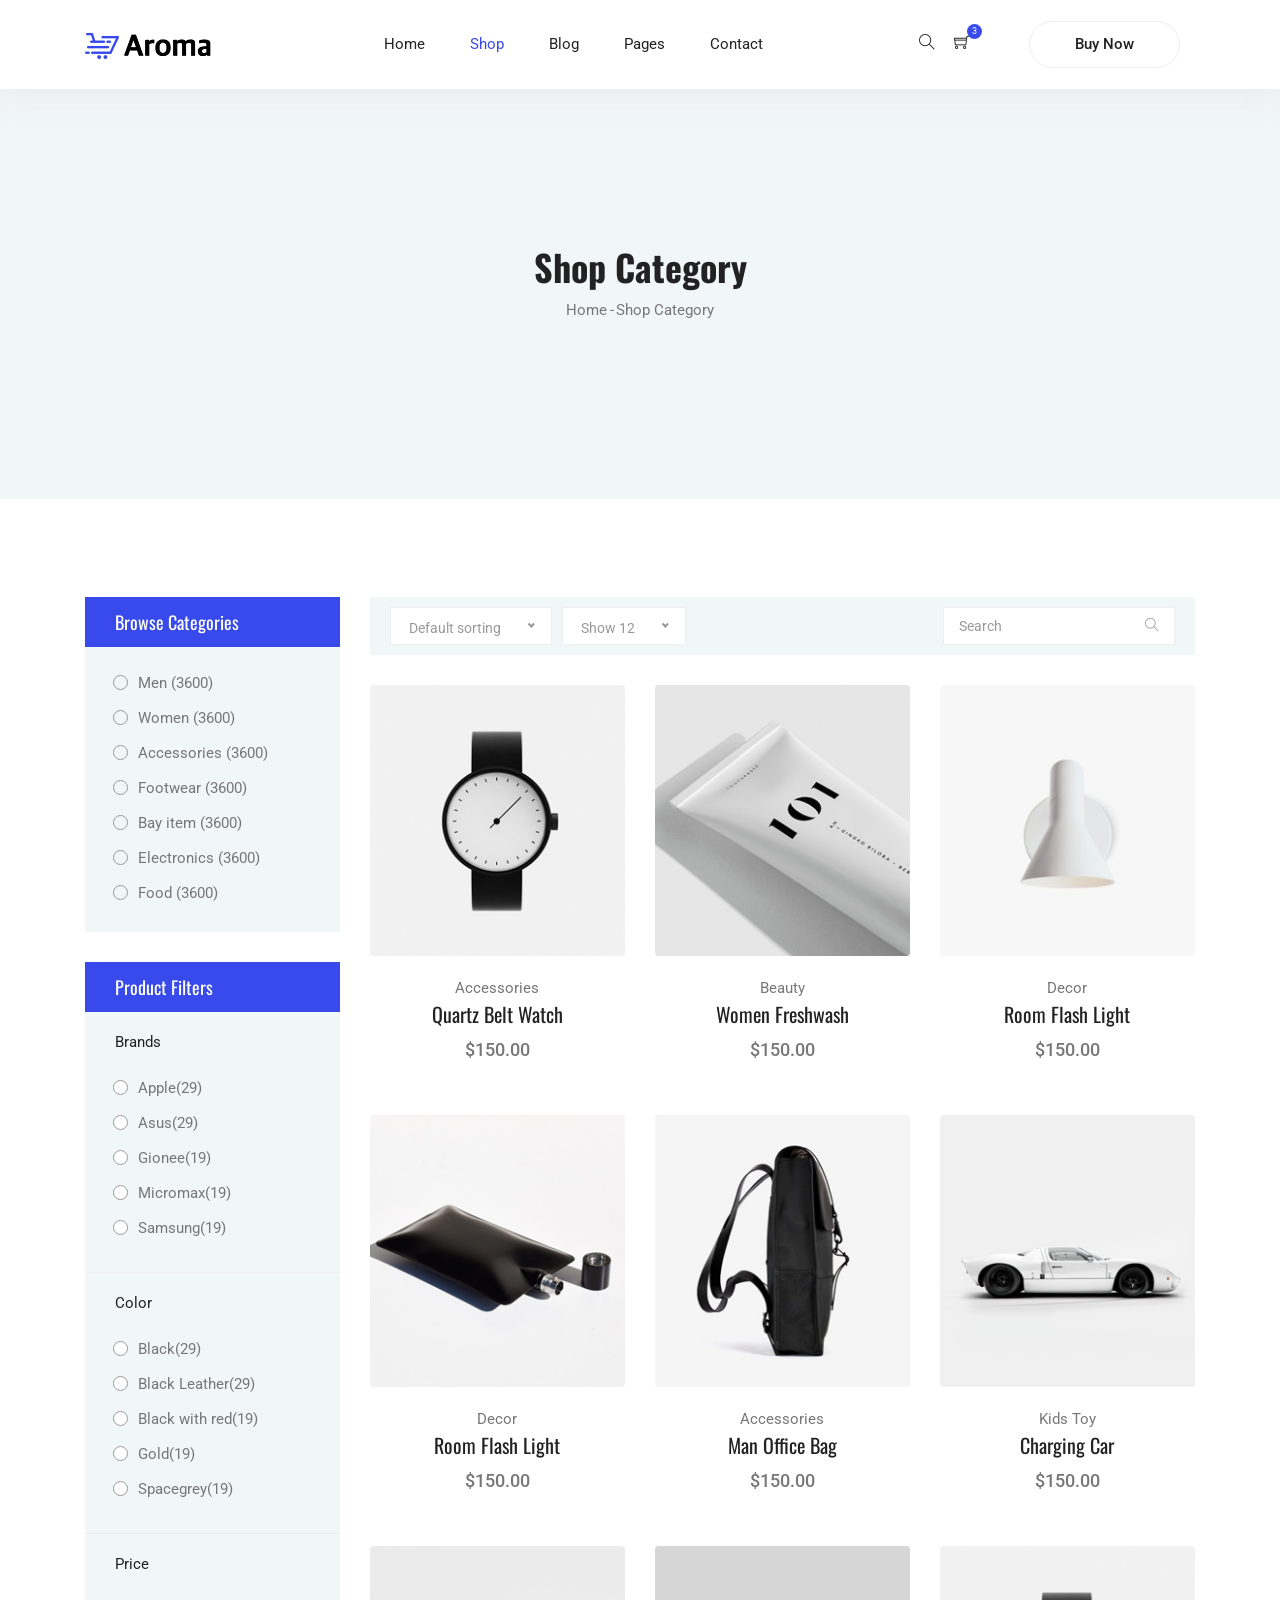
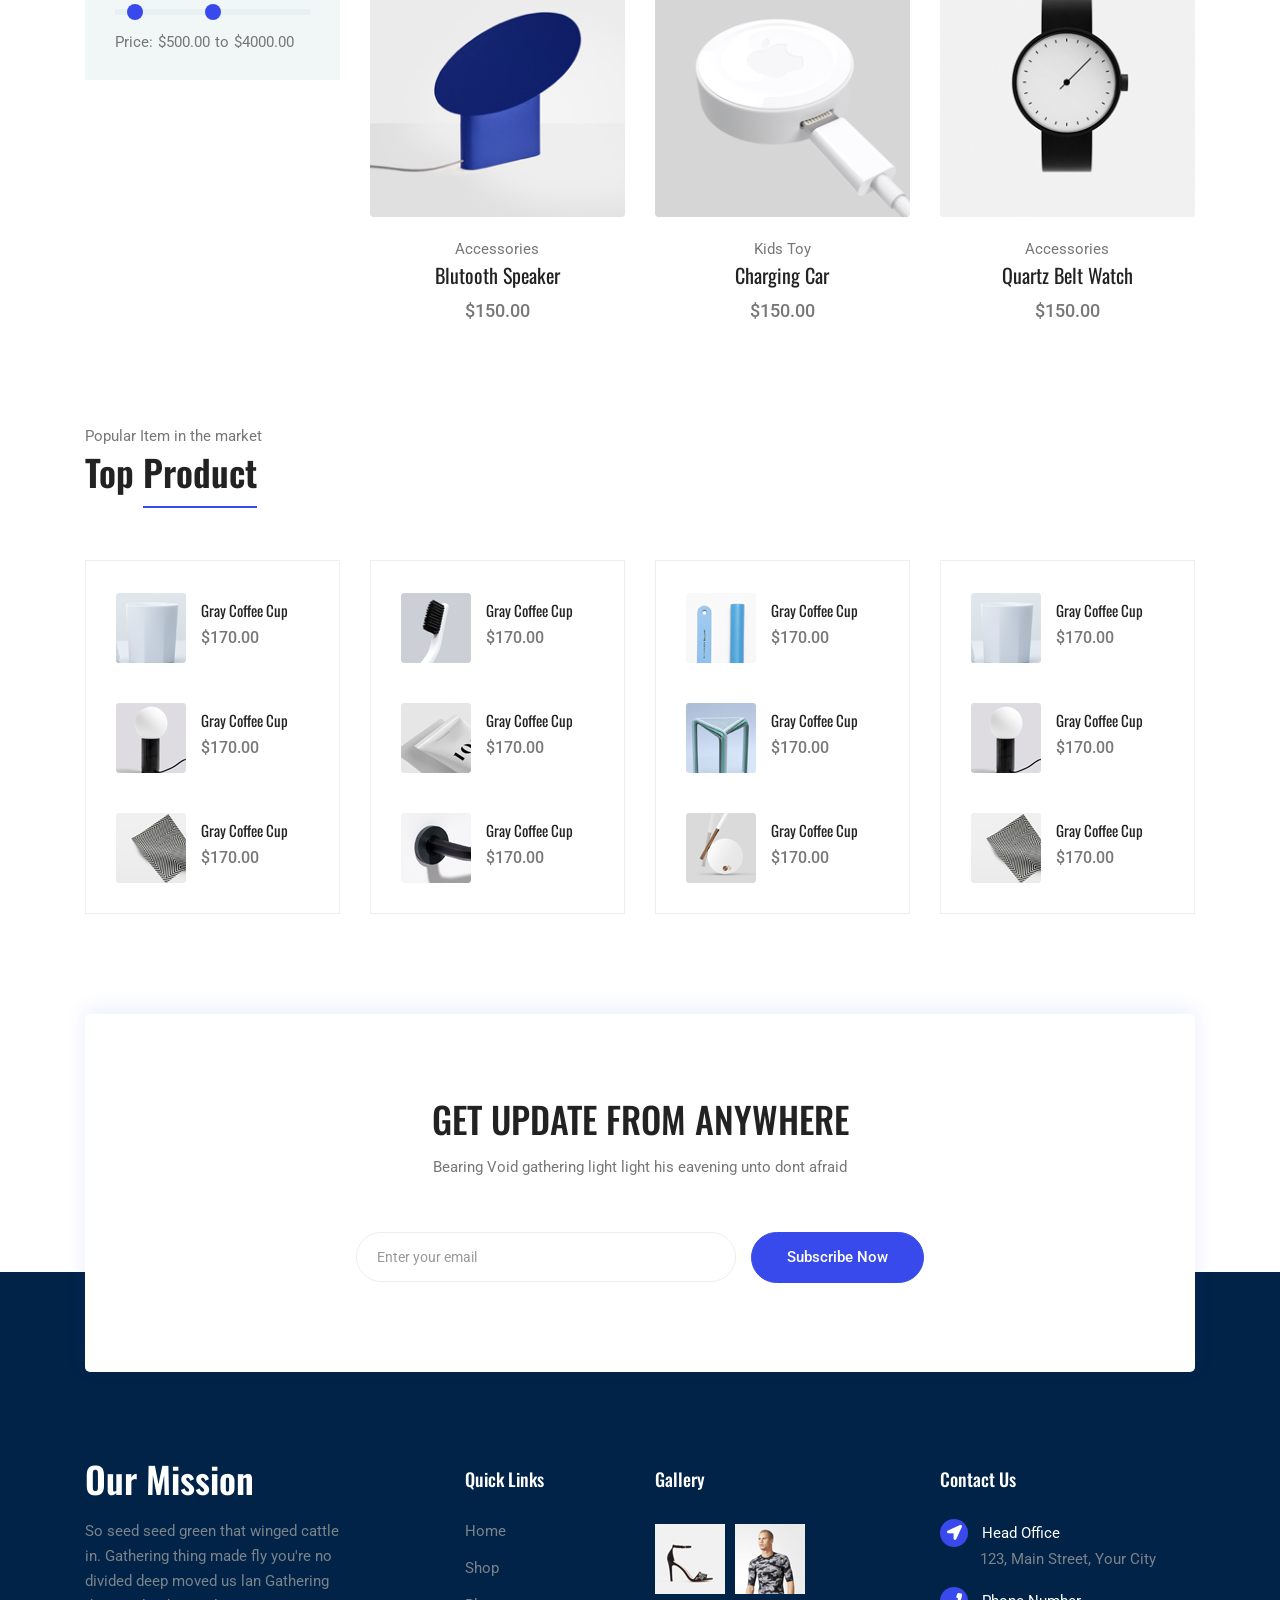
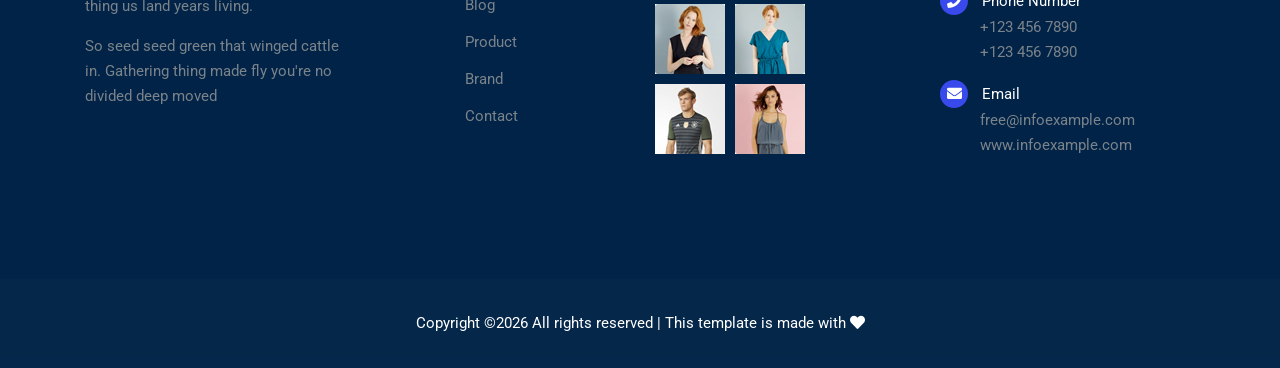
<file: category.html>
<!DOCTYPE html>
<html lang="en">
<head>
  <meta charset="UTF-8">
  <meta name="viewport" content="width=device-width, initial-scale=1.0">
  <meta http-equiv="X-UA-Compatible" content="ie=edge">
  <title>Aroma Shop - Category</title>
	<link rel="icon" href="img/Fevicon.png" type="image/png">
  <link rel="stylesheet" href="vendors/bootstrap/bootstrap.min.css">
  <link rel="stylesheet" href="vendors/fontawesome/css/all.min.css">
	<link rel="stylesheet" href="vendors/themify-icons/themify-icons.css">
	<link rel="stylesheet" href="vendors/linericon/style.css">
  <link rel="stylesheet" href="vendors/owl-carousel/owl.theme.default.min.css">
  <link rel="stylesheet" href="vendors/owl-carousel/owl.carousel.min.css">
  <link rel="stylesheet" href="vendors/nice-select/nice-select.css">
  <link rel="stylesheet" href="vendors/nouislider/nouislider.min.css">

  <link rel="stylesheet" href="css/style.css">
</head>
<body>
  <!--================ Start Header Menu Area =================-->
	<header class="header_area">
    <div class="main_menu">
      <nav class="navbar navbar-expand-lg navbar-light">
        <div class="container">
          <a class="navbar-brand logo_h" href="index.html"><img src="img/logo.png" alt=""></a>
          <button class="navbar-toggler" type="button" data-toggle="collapse" data-target="#navbarSupportedContent"
            aria-controls="navbarSupportedContent" aria-expanded="false" aria-label="Toggle navigation">
            <span class="icon-bar"></span>
            <span class="icon-bar"></span>
            <span class="icon-bar"></span>
          </button>
          <div class="collapse navbar-collapse offset" id="navbarSupportedContent">
            <ul class="nav navbar-nav menu_nav ml-auto mr-auto">
              <li class="nav-item"><a class="nav-link" href="index.html">Home</a></li>
              <li class="nav-item active submenu dropdown">
                <a href="#" class="nav-link dropdown-toggle" data-toggle="dropdown" role="button" aria-haspopup="true"
                  aria-expanded="false">Shop</a>
                <ul class="dropdown-menu">
                  <li class="nav-item"><a class="nav-link" href="category.html">Shop Category</a></li>
                  <li class="nav-item"><a class="nav-link" href="single-product.html">Product Details</a></li>
                  <li class="nav-item"><a class="nav-link" href="checkout.html">Product Checkout</a></li>
                  <li class="nav-item"><a class="nav-link" href="confirmation.html">Confirmation</a></li>
                  <li class="nav-item"><a class="nav-link" href="cart.html">Shopping Cart</a></li>
                </ul>
							</li>
              <li class="nav-item submenu dropdown">
                <a href="#" class="nav-link dropdown-toggle" data-toggle="dropdown" role="button" aria-haspopup="true"
                  aria-expanded="false">Blog</a>
                <ul class="dropdown-menu">
                  <li class="nav-item"><a class="nav-link" href="blog.html">Blog</a></li>
                  <li class="nav-item"><a class="nav-link" href="single-blog.html">Blog Details</a></li>
                </ul>
							</li>
							<li class="nav-item submenu dropdown">
                <a href="#" class="nav-link dropdown-toggle" data-toggle="dropdown" role="button" aria-haspopup="true"
                  aria-expanded="false">Pages</a>
                <ul class="dropdown-menu">
                  <li class="nav-item"><a class="nav-link" href="login.html">Login</a></li>
                  <li class="nav-item"><a class="nav-link" href="register.html">Register</a></li>
                  <li class="nav-item"><a class="nav-link" href="tracking-order.html">Tracking</a></li>
                </ul>
              </li>
              <li class="nav-item"><a class="nav-link" href="contact.html">Contact</a></li>
            </ul>

            <ul class="nav-shop">
              <li class="nav-item"><button><i class="ti-search"></i></button></li>
              <li class="nav-item"><button><i class="ti-shopping-cart"></i><span class="nav-shop__circle">3</span></button> </li>
              <li class="nav-item"><a class="button button-header" href="#">Buy Now</a></li>
            </ul>
          </div>
        </div>
      </nav>
    </div>
  </header>
	<!--================ End Header Menu Area =================-->

	<!-- ================ start banner area ================= -->	
	<section class="blog-banner-area" id="category">
		<div class="container h-100">
			<div class="blog-banner">
				<div class="text-center">
					<h1>Shop Category</h1>
					<nav aria-label="breadcrumb" class="banner-breadcrumb">
            <ol class="breadcrumb">
              <li class="breadcrumb-item"><a href="#">Home</a></li>
              <li class="breadcrumb-item active" aria-current="page">Shop Category</li>
            </ol>
          </nav>
				</div>
			</div>
    </div>
	</section>
	<!-- ================ end banner area ================= -->


	<!-- ================ category section start ================= -->		  
  <section class="section-margin--small mb-5">
    <div class="container">
      <div class="row">
        <div class="col-xl-3 col-lg-4 col-md-5">
          <div class="sidebar-categories">
            <div class="head">Browse Categories</div>
            <ul class="main-categories">
              <li class="common-filter">
                <form action="#">
                  <ul>
                    <li class="filter-list"><input class="pixel-radio" type="radio" id="men" name="brand"><label for="men">Men<span> (3600)</span></label></li>
                    <li class="filter-list"><input class="pixel-radio" type="radio" id="women" name="brand"><label for="women">Women<span> (3600)</span></label></li>
                    <li class="filter-list"><input class="pixel-radio" type="radio" id="accessories" name="brand"><label for="accessories">Accessories<span> (3600)</span></label></li>
                    <li class="filter-list"><input class="pixel-radio" type="radio" id="footwear" name="brand"><label for="footwear">Footwear<span> (3600)</span></label></li>
                    <li class="filter-list"><input class="pixel-radio" type="radio" id="bayItem" name="brand"><label for="bayItem">Bay item<span> (3600)</span></label></li>
                    <li class="filter-list"><input class="pixel-radio" type="radio" id="electronics" name="brand"><label for="electronics">Electronics<span> (3600)</span></label></li>
                    <li class="filter-list"><input class="pixel-radio" type="radio" id="food" name="brand"><label for="food">Food<span> (3600)</span></label></li>
                  </ul>
                </form>
              </li>
            </ul>
          </div>
          <div class="sidebar-filter">
            <div class="top-filter-head">Product Filters</div>
            <div class="common-filter">
              <div class="head">Brands</div>
              <form action="#">
                <ul>
                  <li class="filter-list"><input class="pixel-radio" type="radio" id="apple" name="brand"><label for="apple">Apple<span>(29)</span></label></li>
                  <li class="filter-list"><input class="pixel-radio" type="radio" id="asus" name="brand"><label for="asus">Asus<span>(29)</span></label></li>
                  <li class="filter-list"><input class="pixel-radio" type="radio" id="gionee" name="brand"><label for="gionee">Gionee<span>(19)</span></label></li>
                  <li class="filter-list"><input class="pixel-radio" type="radio" id="micromax" name="brand"><label for="micromax">Micromax<span>(19)</span></label></li>
                  <li class="filter-list"><input class="pixel-radio" type="radio" id="samsung" name="brand"><label for="samsung">Samsung<span>(19)</span></label></li>
                </ul>
              </form>
            </div>
            <div class="common-filter">
              <div class="head">Color</div>
              <form action="#">
                <ul>
                  <li class="filter-list"><input class="pixel-radio" type="radio" id="black" name="color"><label for="black">Black<span>(29)</span></label></li>
                  <li class="filter-list"><input class="pixel-radio" type="radio" id="balckleather" name="color"><label for="balckleather">Black
                      Leather<span>(29)</span></label></li>
                  <li class="filter-list"><input class="pixel-radio" type="radio" id="blackred" name="color"><label for="blackred">Black
                      with red<span>(19)</span></label></li>
                  <li class="filter-list"><input class="pixel-radio" type="radio" id="gold" name="color"><label for="gold">Gold<span>(19)</span></label></li>
                  <li class="filter-list"><input class="pixel-radio" type="radio" id="spacegrey" name="color"><label for="spacegrey">Spacegrey<span>(19)</span></label></li>
                </ul>
              </form>
            </div>
            <div class="common-filter">
              <div class="head">Price</div>
              <div class="price-range-area">
                <div id="price-range"></div>
                <div class="value-wrapper d-flex">
                  <div class="price">Price:</div>
                  <span>$</span>
                  <div id="lower-value"></div>
                  <div class="to">to</div>
                  <span>$</span>
                  <div id="upper-value"></div>
                </div>
              </div>
            </div>
          </div>
        </div>
        <div class="col-xl-9 col-lg-8 col-md-7">
          <!-- Start Filter Bar -->
          <div class="filter-bar d-flex flex-wrap align-items-center">
            <div class="sorting">
              <select>
                <option value="1">Default sorting</option>
                <option value="1">Default sorting</option>
                <option value="1">Default sorting</option>
              </select>
            </div>
            <div class="sorting mr-auto">
              <select>
                <option value="1">Show 12</option>
                <option value="1">Show 12</option>
                <option value="1">Show 12</option>
              </select>
            </div>
            <div>
              <div class="input-group filter-bar-search">
                <input type="text" placeholder="Search">
                <div class="input-group-append">
                  <button type="button"><i class="ti-search"></i></button>
                </div>
              </div>
            </div>
          </div>
          <!-- End Filter Bar -->
          <!-- Start Best Seller -->
          <section class="lattest-product-area pb-40 category-list">
            <div class="row">
              <div class="col-md-6 col-lg-4">
                <div class="card text-center card-product">
                  <div class="card-product__img">
                    <img class="card-img" src="img/product/product1.png" alt="">
                    <ul class="card-product__imgOverlay">
                      <li><button><i class="ti-search"></i></button></li>
                      <li><button><i class="ti-shopping-cart"></i></button></li>
                      <li><button><i class="ti-heart"></i></button></li>
                    </ul>
                  </div>
                  <div class="card-body">
                    <p>Accessories</p>
                    <h4 class="card-product__title"><a href="#">Quartz Belt Watch</a></h4>
                    <p class="card-product__price">$150.00</p>
                  </div>
                </div>
              </div>
              <div class="col-md-6 col-lg-4">
                <div class="card text-center card-product">
                  <div class="card-product__img">
                    <img class="card-img" src="img/product/product2.png" alt="">
                    <ul class="card-product__imgOverlay">
                      <li><button><i class="ti-search"></i></button></li>
                      <li><button><i class="ti-shopping-cart"></i></button></li>
                      <li><button><i class="ti-heart"></i></button></li>
                    </ul>
                  </div>
                  <div class="card-body">
                    <p>Beauty</p>
                    <h4 class="card-product__title"><a href="#">Women Freshwash</a></h4>
                    <p class="card-product__price">$150.00</p>
                  </div>
                </div>
              </div>
              <div class="col-md-6 col-lg-4">
                <div class="card text-center card-product">
                  <div class="card-product__img">
                    <img class="card-img" src="img/product/product3.png" alt="">
                    <ul class="card-product__imgOverlay">
                      <li><button><i class="ti-search"></i></button></li>
                      <li><button><i class="ti-shopping-cart"></i></button></li>
                      <li><button><i class="ti-heart"></i></button></li>
                    </ul>
                  </div>
                  <div class="card-body">
                    <p>Decor</p>
                    <h4 class="card-product__title"><a href="#">Room Flash Light</a></h4>
                    <p class="card-product__price">$150.00</p>
                  </div>
                </div>
              </div>
              <div class="col-md-6 col-lg-4">
                <div class="card text-center card-product">
                  <div class="card-product__img">
                    <img class="card-img" src="img/product/product4.png" alt="">
                    <ul class="card-product__imgOverlay">
                      <li><button><i class="ti-search"></i></button></li>
                      <li><button><i class="ti-shopping-cart"></i></button></li>
                      <li><button><i class="ti-heart"></i></button></li>
                    </ul>
                  </div>
                  <div class="card-body">
                    <p>Decor</p>
                    <h4 class="card-product__title"><a href="#">Room Flash Light</a></h4>
                    <p class="card-product__price">$150.00</p>
                  </div>
                </div>
              </div>
              <div class="col-md-6 col-lg-4">
                <div class="card text-center card-product">
                  <div class="card-product__img">
                    <img class="card-img" src="img/product/product5.png" alt="">
                    <ul class="card-product__imgOverlay">
                      <li><button><i class="ti-search"></i></button></li>
                      <li><button><i class="ti-shopping-cart"></i></button></li>
                      <li><button><i class="ti-heart"></i></button></li>
                    </ul>
                  </div>
                  <div class="card-body">
                    <p>Accessories</p>
                    <h4 class="card-product__title"><a href="#">Man Office Bag</a></h4>
                    <p class="card-product__price">$150.00</p>
                  </div>
                </div>
              </div>
              <div class="col-md-6 col-lg-4">
                <div class="card text-center card-product">
                  <div class="card-product__img">
                    <img class="card-img" src="img/product/product6.png" alt="">
                    <ul class="card-product__imgOverlay">
                      <li><button><i class="ti-search"></i></button></li>
                      <li><button><i class="ti-shopping-cart"></i></button></li>
                      <li><button><i class="ti-heart"></i></button></li>
                    </ul>
                  </div>
                  <div class="card-body">
                    <p>Kids Toy</p>
                    <h4 class="card-product__title"><a href="#">Charging Car</a></h4>
                    <p class="card-product__price">$150.00</p>
                  </div>
                </div>
              </div>
              <div class="col-md-6 col-lg-4">
                <div class="card text-center card-product">
                  <div class="card-product__img">
                    <img class="card-img" src="img/product/product7.png" alt="">
                    <ul class="card-product__imgOverlay">
                      <li><button><i class="ti-search"></i></button></li>
                      <li><button><i class="ti-shopping-cart"></i></button></li>
                      <li><button><i class="ti-heart"></i></button></li>
                    </ul>
                  </div>
                  <div class="card-body">
                    <p>Accessories</p>
                    <h4 class="card-product__title"><a href="#">Blutooth Speaker</a></h4>
                    <p class="card-product__price">$150.00</p>
                  </div> 
                </div>
              </div>
              <div class="col-md-6 col-lg-4">
                <div class="card text-center card-product">
                  <div class="card-product__img">
                    <img class="card-img" src="img/product/product8.png" alt="">
                    <ul class="card-product__imgOverlay">
                      <li><button><i class="ti-search"></i></button></li>
                      <li><button><i class="ti-shopping-cart"></i></button></li>
                      <li><button><i class="ti-heart"></i></button></li>
                    </ul>
                  </div>
                  <div class="card-body">
                    <p>Kids Toy</p>
                    <h4 class="card-product__title"><a href="#">Charging Car</a></h4>
                    <p class="card-product__price">$150.00</p>
                  </div>
                </div>
              </div>
              <div class="col-md-6 col-lg-4">
                <div class="card text-center card-product">
                  <div class="card-product__img">
                    <img class="card-img" src="img/product/product1.png" alt="">
                    <ul class="card-product__imgOverlay">
                      <li><button><i class="ti-search"></i></button></li>
                      <li><button><i class="ti-shopping-cart"></i></button></li>
                      <li><button><i class="ti-heart"></i></button></li>
                    </ul>
                  </div>
                  <div class="card-body">
                    <p>Accessories</p>
                    <h4 class="card-product__title"><a href="#">Quartz Belt Watch</a></h4>
                    <p class="card-product__price">$150.00</p>
                  </div>
                </div>
              </div>
            </div>
          </section>
          <!-- End Best Seller -->
        </div>
      </div>
    </div>
  </section>
	<!-- ================ category section end ================= -->		  

	<!-- ================ top product area start ================= -->	
	<section class="related-product-area">
		<div class="container">
			<div class="section-intro pb-60px">
        <p>Popular Item in the market</p>
        <h2>Top <span class="section-intro__style">Product</span></h2>
      </div>
			<div class="row mt-30">
        <div class="col-sm-6 col-xl-3 mb-4 mb-xl-0">
          <div class="single-search-product-wrapper">
            <div class="single-search-product d-flex">
              <a href="#"><img src="img/product/product-sm-1.png" alt=""></a>
              <div class="desc">
                  <a href="#" class="title">Gray Coffee Cup</a>
                  <div class="price">$170.00</div>
              </div>
            </div>
            <div class="single-search-product d-flex">
              <a href="#"><img src="img/product/product-sm-2.png" alt=""></a>
              <div class="desc">
                <a href="#" class="title">Gray Coffee Cup</a>
                <div class="price">$170.00</div>
              </div>
            </div>
            <div class="single-search-product d-flex">
              <a href="#"><img src="img/product/product-sm-3.png" alt=""></a>
              <div class="desc">
                <a href="#" class="title">Gray Coffee Cup</a>
                <div class="price">$170.00</div>
              </div>
            </div>
          </div>
        </div>

        <div class="col-sm-6 col-xl-3 mb-4 mb-xl-0">
          <div class="single-search-product-wrapper">
            <div class="single-search-product d-flex">
              <a href="#"><img src="img/product/product-sm-4.png" alt=""></a>
              <div class="desc">
                  <a href="#" class="title">Gray Coffee Cup</a>
                  <div class="price">$170.00</div>
              </div>
            </div>
            <div class="single-search-product d-flex">
              <a href="#"><img src="img/product/product-sm-5.png" alt=""></a>
              <div class="desc">
                <a href="#" class="title">Gray Coffee Cup</a>
                <div class="price">$170.00</div>
              </div>
            </div>
            <div class="single-search-product d-flex">
              <a href="#"><img src="img/product/product-sm-6.png" alt=""></a>
              <div class="desc">
                <a href="#" class="title">Gray Coffee Cup</a>
                <div class="price">$170.00</div>
              </div>
            </div>
          </div>
        </div>

        <div class="col-sm-6 col-xl-3 mb-4 mb-xl-0">
          <div class="single-search-product-wrapper">
            <div class="single-search-product d-flex">
              <a href="#"><img src="img/product/product-sm-7.png" alt=""></a>
              <div class="desc">
                  <a href="#" class="title">Gray Coffee Cup</a>
                  <div class="price">$170.00</div>
              </div>
            </div>
            <div class="single-search-product d-flex">
              <a href="#"><img src="img/product/product-sm-8.png" alt=""></a>
              <div class="desc">
                <a href="#" class="title">Gray Coffee Cup</a>
                <div class="price">$170.00</div>
              </div>
            </div>
            <div class="single-search-product d-flex">
              <a href="#"><img src="img/product/product-sm-9.png" alt=""></a>
              <div class="desc">
                <a href="#" class="title">Gray Coffee Cup</a>
                <div class="price">$170.00</div>
              </div>
            </div>
          </div>
        </div>

        <div class="col-sm-6 col-xl-3 mb-4 mb-xl-0">
          <div class="single-search-product-wrapper">
            <div class="single-search-product d-flex">
              <a href="#"><img src="img/product/product-sm-1.png" alt=""></a>
              <div class="desc">
                  <a href="#" class="title">Gray Coffee Cup</a>
                  <div class="price">$170.00</div>
              </div>
            </div>
            <div class="single-search-product d-flex">
              <a href="#"><img src="img/product/product-sm-2.png" alt=""></a>
              <div class="desc">
                <a href="#" class="title">Gray Coffee Cup</a>
                <div class="price">$170.00</div>
              </div>
            </div>
            <div class="single-search-product d-flex">
              <a href="#"><img src="img/product/product-sm-3.png" alt=""></a>
              <div class="desc">
                <a href="#" class="title">Gray Coffee Cup</a>
                <div class="price">$170.00</div>
              </div>
            </div>
          </div>
        </div>
      </div>
		</div>
	</section>
	<!-- ================ top product area end ================= -->		

	<!-- ================ Subscribe section start ================= -->		  
  <section class="subscribe-position">
    <div class="container">
      <div class="subscribe text-center">
        <h3 class="subscribe__title">Get Update From Anywhere</h3>
        <p>Bearing Void gathering light light his eavening unto dont afraid</p>
        <div id="mc_embed_signup">
          <form target="_blank" action="https://spondonit.us12.list-manage.com/subscribe/post?u=1462626880ade1ac87bd9c93a&amp;id=92a4423d01" method="get" class="subscribe-form form-inline mt-5 pt-1">
            <div class="form-group ml-sm-auto">
              <input class="form-control mb-1" type="email" name="EMAIL" placeholder="Enter your email" onfocus="this.placeholder = ''" onblur="this.placeholder = 'Your Email Address '" >
              <div class="info"></div>
            </div>
            <button class="button button-subscribe mr-auto mb-1" type="submit">Subscribe Now</button>
            <div style="position: absolute; left: -5000px;">
              <input name="b_36c4fd991d266f23781ded980_aefe40901a" tabindex="-1" value="" type="text">
            </div>

          </form>
        </div>
        
      </div>
    </div>
  </section>
	<!-- ================ Subscribe section end ================= -->		  


  <!--================ Start footer Area  =================-->	
	<footer>
		<div class="footer-area">
			<div class="container">
				<div class="row section_gap">
					<div class="col-lg-3 col-md-6 col-sm-6">
						<div class="single-footer-widget tp_widgets">
							<h4 class="footer_title large_title">Our Mission</h4>
							<p>
								So seed seed green that winged cattle in. Gathering thing made fly you're no 
								divided deep moved us lan Gathering thing us land years living.
							</p>
							<p>
								So seed seed green that winged cattle in. Gathering thing made fly you're no divided deep moved 
							</p>
						</div>
					</div>
					<div class="offset-lg-1 col-lg-2 col-md-6 col-sm-6">
						<div class="single-footer-widget tp_widgets">
							<h4 class="footer_title">Quick Links</h4>
							<ul class="list">
								<li><a href="#">Home</a></li>
								<li><a href="#">Shop</a></li>
								<li><a href="#">Blog</a></li>
								<li><a href="#">Product</a></li>
								<li><a href="#">Brand</a></li>
								<li><a href="#">Contact</a></li>
							</ul>
						</div>
					</div>
					<div class="col-lg-2 col-md-6 col-sm-6">
						<div class="single-footer-widget instafeed">
							<h4 class="footer_title">Gallery</h4>
							<ul class="list instafeed d-flex flex-wrap">
								<li><img src="img/gallery/r1.jpg" alt=""></li>
								<li><img src="img/gallery/r2.jpg" alt=""></li>
								<li><img src="img/gallery/r3.jpg" alt=""></li>
								<li><img src="img/gallery/r5.jpg" alt=""></li>
								<li><img src="img/gallery/r7.jpg" alt=""></li>
								<li><img src="img/gallery/r8.jpg" alt=""></li>
							</ul>
						</div>
					</div>
					<div class="offset-lg-1 col-lg-3 col-md-6 col-sm-6">
						<div class="single-footer-widget tp_widgets">
							<h4 class="footer_title">Contact Us</h4>
							<div class="ml-40">
								<p class="sm-head">
									<span class="fa fa-location-arrow"></span>
									Head Office
								</p>
								<p>123, Main Street, Your City</p>
	
								<p class="sm-head">
									<span class="fa fa-phone"></span>
									Phone Number
								</p>
								<p>
									+123 456 7890 <br>
									+123 456 7890
								</p>
	
								<p class="sm-head">
									<span class="fa fa-envelope"></span>
									Email
								</p>
								<p>
									free@infoexample.com <br>
									www.infoexample.com
								</p>
							</div>
						</div>
					</div>
				</div>
			</div>
		</div>

		<div class="footer-bottom">
			<div class="container">
				<div class="row d-flex">
					<p class="col-lg-12 footer-text text-center">
						<!-- Link back to Colorlib can't be removed. Template is licensed under CC BY 3.0. -->
Copyright &copy;<script>document.write(new Date().getFullYear());</script> All rights reserved | This template is made with <i class="fa fa-heart" aria-hidden="true"></i> 
<!-- Link back to Colorlib can't be removed. Template is licensed under CC BY 3.0. --></p>
				</div>
			</div>
		</div>
	</footer>
	<!--================ End footer Area  =================-->



  <script src="vendors/jquery/jquery-3.2.1.min.js"></script>
  <script src="vendors/bootstrap/bootstrap.bundle.min.js"></script>
  <script src="vendors/skrollr.min.js"></script>
  <script src="vendors/owl-carousel/owl.carousel.min.js"></script>
  <script src="vendors/nice-select/jquery.nice-select.min.js"></script>
  <script src="vendors/nouislider/nouislider.min.js"></script>
  <script src="vendors/jquery.ajaxchimp.min.js"></script>
  <script src="vendors/mail-script.js"></script>
  <script src="js/main.js"></script>
</body>
</html>
</file>
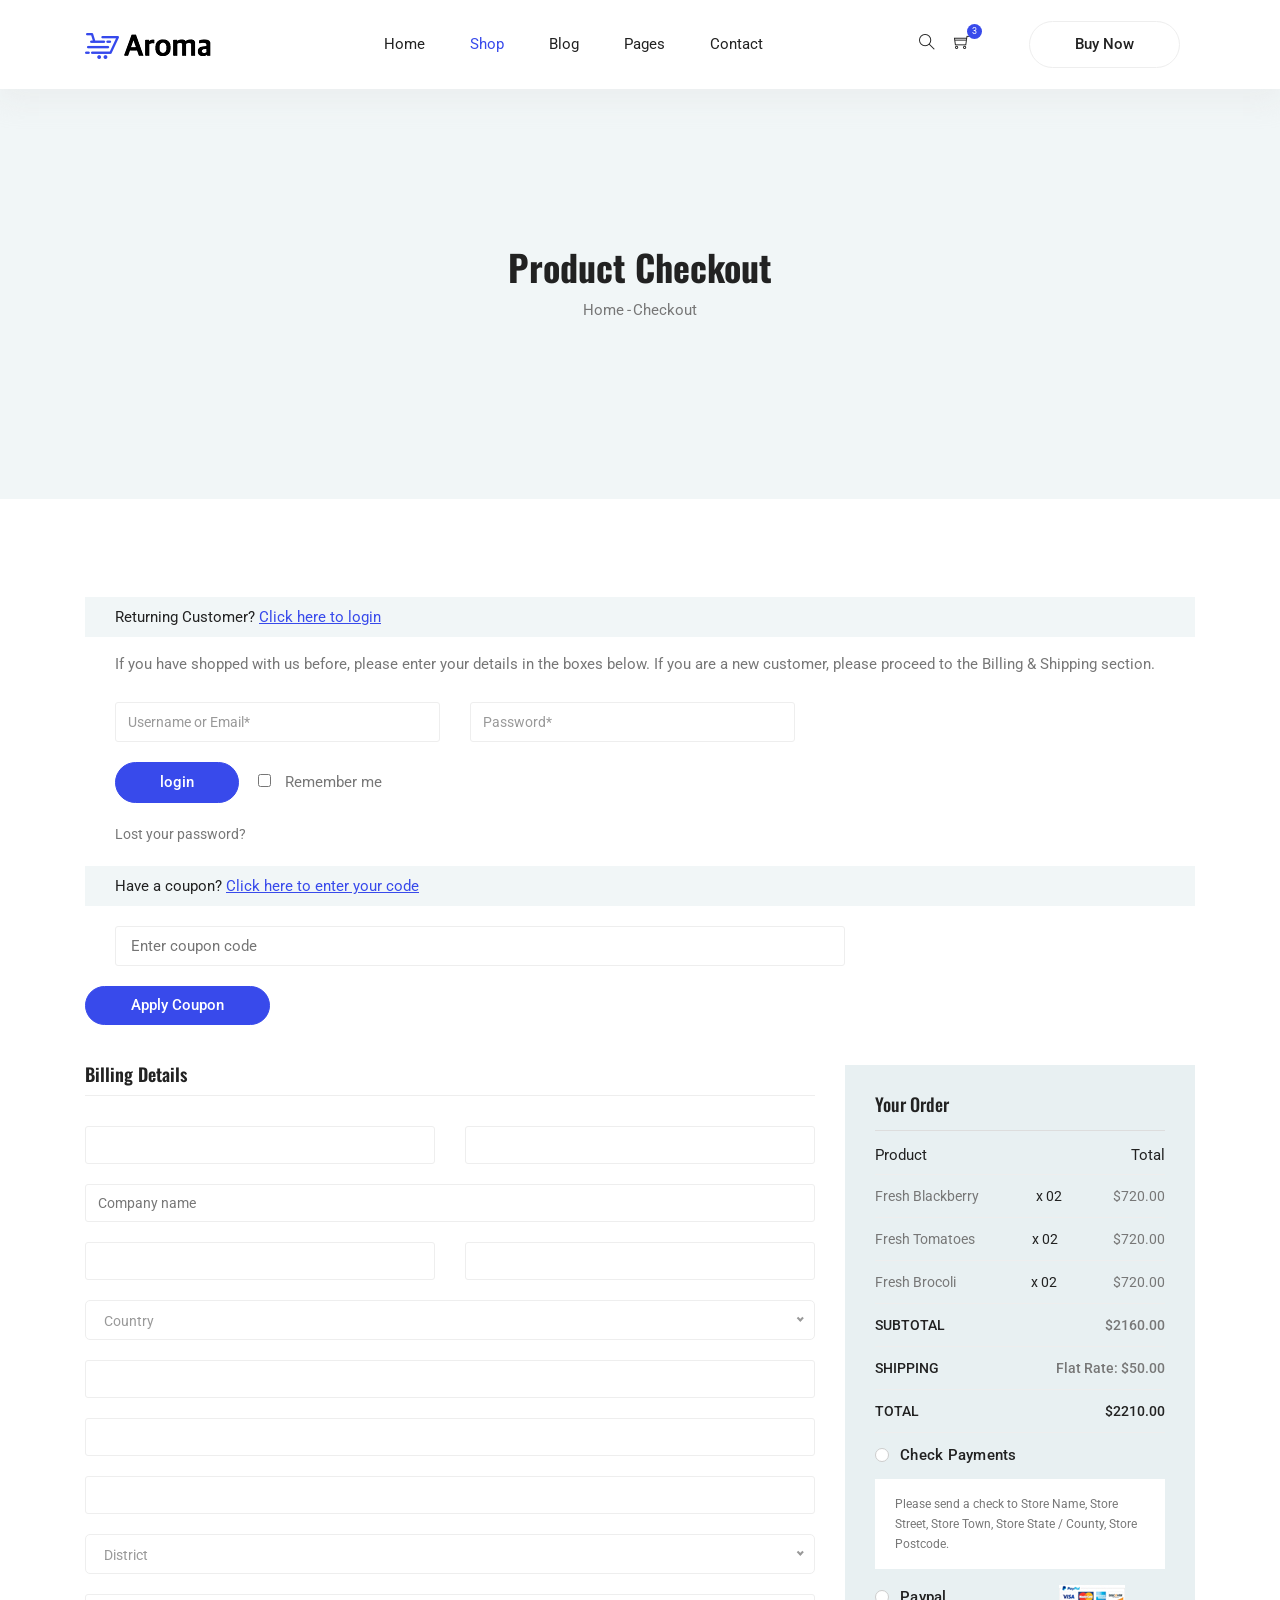
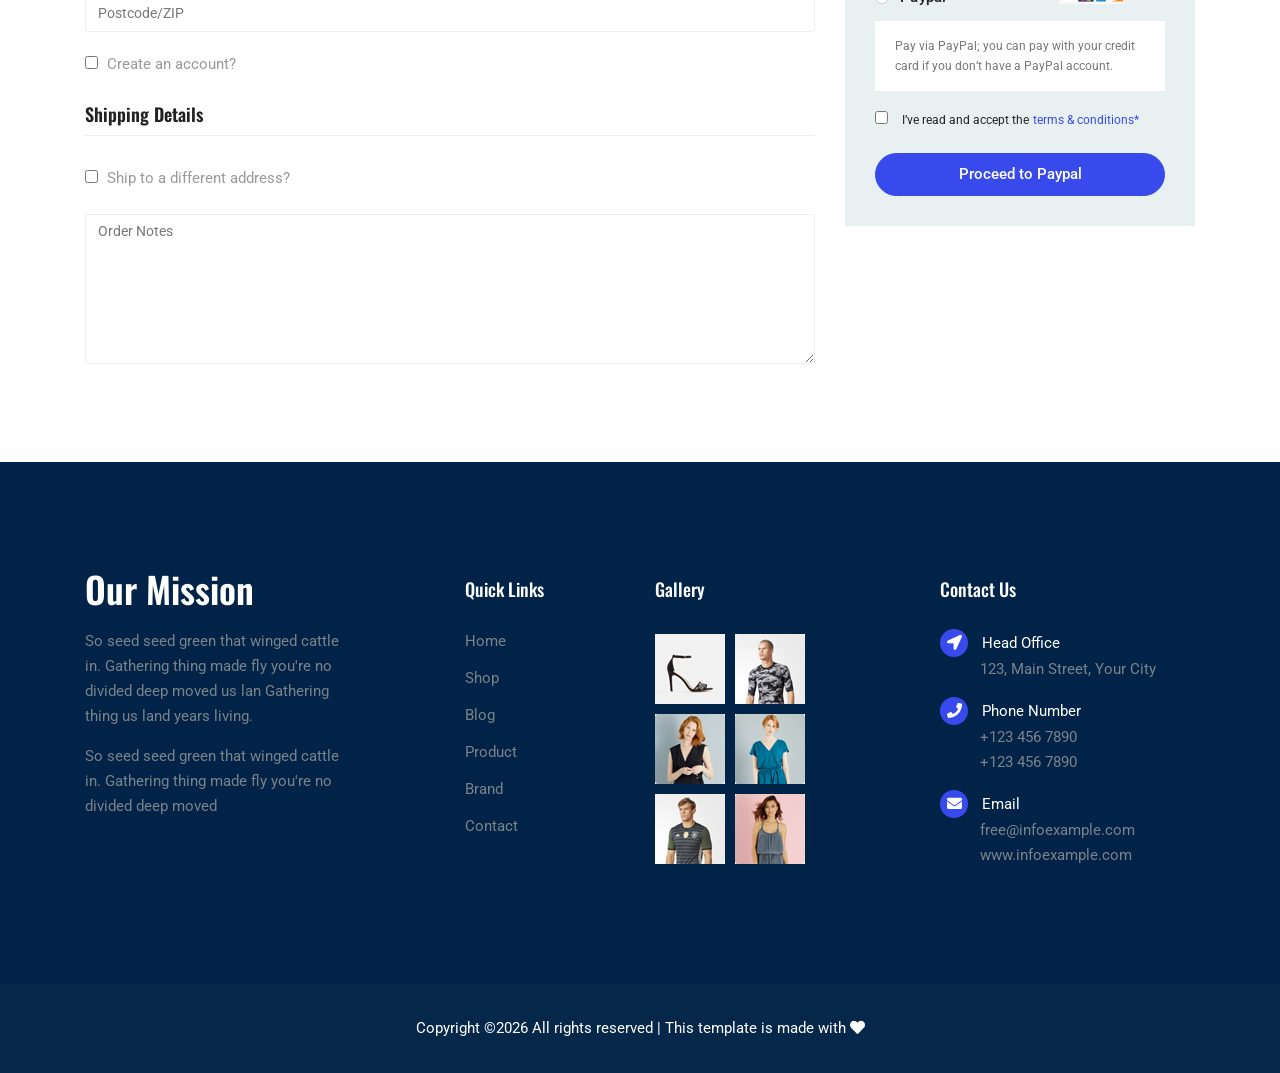
<file: checkout.html>
<!DOCTYPE html>
<html lang="en">
<head>
  <meta charset="UTF-8">
  <meta name="viewport" content="width=device-width, initial-scale=1.0">
  <meta http-equiv="X-UA-Compatible" content="ie=edge">
  <title>Aroma Shop - Checkout</title>
	<link rel="icon" href="img/Fevicon.png" type="image/png">

  <link rel="stylesheet" href="vendors/bootstrap/bootstrap.min.css">
  <link rel="stylesheet" href="vendors/fontawesome/css/all.min.css">
    <link rel="stylesheet" href="vendors/themify-icons/themify-icons.css">
    <link rel="stylesheet" href="vendors/linericon/style.css">
  <link rel="stylesheet" href="vendors/owl-carousel/owl.theme.default.min.css">
  <link rel="stylesheet" href="vendors/owl-carousel/owl.carousel.min.css">
  <link rel="stylesheet" href="vendors/nice-select/nice-select.css">
  <link rel="stylesheet" href="vendors/nouislider/nouislider.min.css">

  <link rel="stylesheet" href="css/style.css">
</head>
<body>
  <!--================ Start Header Menu Area =================-->
	<header class="header_area">
    <div class="main_menu">
      <nav class="navbar navbar-expand-lg navbar-light">
        <div class="container">
          <a class="navbar-brand logo_h" href="index.html"><img src="img/logo.png" alt=""></a>
          <button class="navbar-toggler" type="button" data-toggle="collapse" data-target="#navbarSupportedContent"
            aria-controls="navbarSupportedContent" aria-expanded="false" aria-label="Toggle navigation">
            <span class="icon-bar"></span>
            <span class="icon-bar"></span>
            <span class="icon-bar"></span>
          </button>
          <div class="collapse navbar-collapse offset" id="navbarSupportedContent">
            <ul class="nav navbar-nav menu_nav ml-auto mr-auto">
              <li class="nav-item"><a class="nav-link" href="index.html">Home</a></li>
              <li class="nav-item active submenu dropdown">
                <a href="#" class="nav-link dropdown-toggle" data-toggle="dropdown" role="button" aria-haspopup="true"
                  aria-expanded="false">Shop</a>
                <ul class="dropdown-menu">
                  <li class="nav-item"><a class="nav-link" href="category.html">Shop Category</a></li>
                  <li class="nav-item"><a class="nav-link" href="single-product.html">Product Details</a></li>
                  <li class="nav-item"><a class="nav-link" href="checkout.html">Product Checkout</a></li>
                  <li class="nav-item"><a class="nav-link" href="confirmation.html">Confirmation</a></li>
                  <li class="nav-item"><a class="nav-link" href="cart.html">Shopping Cart</a></li>
                </ul>
							</li>
              <li class="nav-item submenu dropdown">
                <a href="#" class="nav-link dropdown-toggle" data-toggle="dropdown" role="button" aria-haspopup="true"
                  aria-expanded="false">Blog</a>
                <ul class="dropdown-menu">
                  <li class="nav-item"><a class="nav-link" href="blog.html">Blog</a></li>
                  <li class="nav-item"><a class="nav-link" href="single-blog.html">Blog Details</a></li>
                </ul>
							</li>
							<li class="nav-item submenu dropdown">
                <a href="#" class="nav-link dropdown-toggle" data-toggle="dropdown" role="button" aria-haspopup="true"
                  aria-expanded="false">Pages</a>
                <ul class="dropdown-menu">
                  <li class="nav-item"><a class="nav-link" href="login.html">Login</a></li>
                  <li class="nav-item"><a class="nav-link" href="register.html">Register</a></li>
                  <li class="nav-item"><a class="nav-link" href="tracking-order.html">Tracking</a></li>
                </ul>
              </li>
              <li class="nav-item"><a class="nav-link" href="contact.html">Contact</a></li>
            </ul>

            <ul class="nav-shop">
              <li class="nav-item"><button><i class="ti-search"></i></button></li>
              <li class="nav-item"><button><i class="ti-shopping-cart"></i><span class="nav-shop__circle">3</span></button> </li>
              <li class="nav-item"><a class="button button-header" href="#">Buy Now</a></li>
            </ul>
          </div>
        </div>
      </nav>
    </div>
  </header>
	<!--================ End Header Menu Area =================-->

	<!-- ================ start banner area ================= -->	
	<section class="blog-banner-area" id="category">
		<div class="container h-100">
			<div class="blog-banner">
				<div class="text-center">
					<h1>Product Checkout</h1>
					<nav aria-label="breadcrumb" class="banner-breadcrumb">
            <ol class="breadcrumb">
              <li class="breadcrumb-item"><a href="#">Home</a></li>
              <li class="breadcrumb-item active" aria-current="page">Checkout</li>
            </ol>
          </nav>
				</div>
			</div>
    </div>
	</section>
	<!-- ================ end banner area ================= -->
  
  
  <!--================Checkout Area =================-->
  <section class="checkout_area section-margin--small">
    <div class="container">
        <div class="returning_customer">
            <div class="check_title">
                <h2>Returning Customer? <a href="#">Click here to login</a></h2>
            </div>
            <p>If you have shopped with us before, please enter your details in the boxes below. If you are a new
                customer, please proceed to the Billing & Shipping section.</p>
            <form class="row contact_form" action="#" method="post" novalidate="novalidate">
                <div class="col-md-6 form-group p_star">
                    <input type="text" class="form-control" placeholder="Username or Email*" onfocus="this.placeholder=''" onblur="this.placeholder = 'Username or Email*'" id="name" name="name">
                    <!-- <span class="placeholder" data-placeholder="Username or Email"></span> -->
                </div>
                <div class="col-md-6 form-group p_star">
                    <input type="password" class="form-control" placeholder="Password*" onfocus="this.placeholder=''" onblur="this.placeholder = 'Password*'" id="password" name="password">
                    <!-- <span class="placeholder" data-placeholder="Password"></span> -->
                </div>
                <div class="col-md-12 form-group">
                    <button type="submit" value="submit" class="button button-login">login</button>
                    <div class="creat_account">
                        <input type="checkbox" id="f-option" name="selector">
                        <label for="f-option">Remember me</label>
                    </div>
                    <a class="lost_pass" href="#">Lost your password?</a>
                </div>
            </form>
        </div>
        <div class="cupon_area">
            <div class="check_title">
                <h2>Have a coupon? <a href="#">Click here to enter your code</a></h2>
            </div>
            <input type="text" placeholder="Enter coupon code">
            <a class="button button-coupon" href="#">Apply Coupon</a>
        </div>
        <div class="billing_details">
            <div class="row">
                <div class="col-lg-8">
                    <h3>Billing Details</h3>
                    <form class="row contact_form" action="#" method="post" novalidate="novalidate">
                        <div class="col-md-6 form-group p_star">
                            <input type="text" class="form-control" id="first" name="name">
                            <span class="placeholder" data-placeholder="First name"></span>
                        </div>
                        <div class="col-md-6 form-group p_star">
                            <input type="text" class="form-control" id="last" name="name">
                            <span class="placeholder" data-placeholder="Last name"></span>
                        </div>
                        <div class="col-md-12 form-group">
                            <input type="text" class="form-control" id="company" name="company" placeholder="Company name">
                        </div>
                        <div class="col-md-6 form-group p_star">
                            <input type="text" class="form-control" id="number" name="number">
                            <span class="placeholder" data-placeholder="Phone number"></span>
                        </div>
                        <div class="col-md-6 form-group p_star">
                            <input type="text" class="form-control" id="email" name="compemailany">
                            <span class="placeholder" data-placeholder="Email Address"></span>
                        </div>
                        <div class="col-md-12 form-group p_star">
                            <select class="country_select">
                                <option value="1">Country</option>
                                <option value="2">Country</option>
                                <option value="4">Country</option>
                            </select>
                        </div>
                        <div class="col-md-12 form-group p_star">
                            <input type="text" class="form-control" id="add1" name="add1">
                            <span class="placeholder" data-placeholder="Address line 01"></span>
                        </div>
                        <div class="col-md-12 form-group p_star">
                            <input type="text" class="form-control" id="add2" name="add2">
                            <span class="placeholder" data-placeholder="Address line 02"></span>
                        </div>
                        <div class="col-md-12 form-group p_star">
                            <input type="text" class="form-control" id="city" name="city">
                            <span class="placeholder" data-placeholder="Town/City"></span>
                        </div>
                        <div class="col-md-12 form-group p_star">
                            <select class="country_select">
                                <option value="1">District</option>
                                <option value="2">District</option>
                                <option value="4">District</option>
                            </select>
                        </div>
                        <div class="col-md-12 form-group">
                            <input type="text" class="form-control" id="zip" name="zip" placeholder="Postcode/ZIP">
                        </div>
                        <div class="col-md-12 form-group">
                            <div class="creat_account">
                                <input type="checkbox" id="f-option2" name="selector">
                                <label for="f-option2">Create an account?</label>
                            </div>
                        </div>
                        <div class="col-md-12 form-group mb-0">
                            <div class="creat_account">
                                <h3>Shipping Details</h3>
                                <input type="checkbox" id="f-option3" name="selector">
                                <label for="f-option3">Ship to a different address?</label>
                            </div>
                            <textarea class="form-control" name="message" id="message" rows="1" placeholder="Order Notes"></textarea>
                        </div>
                    </form>
                </div>
                <div class="col-lg-4">
                    <div class="order_box">
                        <h2>Your Order</h2>
                        <ul class="list">
                            <li><a href="#"><h4>Product <span>Total</span></h4></a></li>
                            <li><a href="#">Fresh Blackberry <span class="middle">x 02</span> <span class="last">$720.00</span></a></li>
                            <li><a href="#">Fresh Tomatoes <span class="middle">x 02</span> <span class="last">$720.00</span></a></li>
                            <li><a href="#">Fresh Brocoli <span class="middle">x 02</span> <span class="last">$720.00</span></a></li>
                        </ul>
                        <ul class="list list_2">
                            <li><a href="#">Subtotal <span>$2160.00</span></a></li>
                            <li><a href="#">Shipping <span>Flat rate: $50.00</span></a></li>
                            <li><a href="#">Total <span>$2210.00</span></a></li>
                        </ul>
                        <div class="payment_item">
                            <div class="radion_btn">
                                <input type="radio" id="f-option5" name="selector">
                                <label for="f-option5">Check payments</label>
                                <div class="check"></div>
                            </div>
                            <p>Please send a check to Store Name, Store Street, Store Town, Store State / County,
                                Store Postcode.</p>
                        </div>
                        <div class="payment_item active">
                            <div class="radion_btn">
                                <input type="radio" id="f-option6" name="selector">
                                <label for="f-option6">Paypal </label>
                                <img src="img/product/card.jpg" alt="">
                                <div class="check"></div>
                            </div>
                            <p>Pay via PayPal; you can pay with your credit card if you don’t have a PayPal
                                account.</p>
                        </div>
                        <div class="creat_account">
                            <input type="checkbox" id="f-option4" name="selector">
                            <label for="f-option4">I’ve read and accept the </label>
                            <a href="#">terms & conditions*</a>
                        </div>
                        <div class="text-center">
                          <a class="button button-paypal" href="#">Proceed to Paypal</a>
                        </div>
                    </div>
                </div>
            </div>
        </div>
    </div>
  </section>
  <!--================End Checkout Area =================-->



  <!--================ Start footer Area  =================-->	
	<footer>
		<div class="footer-area footer-only">
			<div class="container">
				<div class="row section_gap">
					<div class="col-lg-3 col-md-6 col-sm-6">
						<div class="single-footer-widget tp_widgets ">
							<h4 class="footer_title large_title">Our Mission</h4>
							<p>
								So seed seed green that winged cattle in. Gathering thing made fly you're no 
								divided deep moved us lan Gathering thing us land years living.
							</p>
							<p>
								So seed seed green that winged cattle in. Gathering thing made fly you're no divided deep moved 
							</p>
						</div>
					</div>
					<div class="offset-lg-1 col-lg-2 col-md-6 col-sm-6">
						<div class="single-footer-widget tp_widgets">
							<h4 class="footer_title">Quick Links</h4>
							<ul class="list">
								<li><a href="#">Home</a></li>
								<li><a href="#">Shop</a></li>
								<li><a href="#">Blog</a></li>
								<li><a href="#">Product</a></li>
								<li><a href="#">Brand</a></li>
								<li><a href="#">Contact</a></li>
							</ul>
						</div>
					</div>
					<div class="col-lg-2 col-md-6 col-sm-6">
						<div class="single-footer-widget instafeed">
							<h4 class="footer_title">Gallery</h4>
							<ul class="list instafeed d-flex flex-wrap">
								<li><img src="img/gallery/r1.jpg" alt=""></li>
								<li><img src="img/gallery/r2.jpg" alt=""></li>
								<li><img src="img/gallery/r3.jpg" alt=""></li>
								<li><img src="img/gallery/r5.jpg" alt=""></li>
								<li><img src="img/gallery/r7.jpg" alt=""></li>
								<li><img src="img/gallery/r8.jpg" alt=""></li>
							</ul>
						</div>
					</div>
					<div class="offset-lg-1 col-lg-3 col-md-6 col-sm-6">
						<div class="single-footer-widget tp_widgets">
							<h4 class="footer_title">Contact Us</h4>
							<div class="ml-40">
								<p class="sm-head">
									<span class="fa fa-location-arrow"></span>
									Head Office
								</p>
								<p>123, Main Street, Your City</p>
	
								<p class="sm-head">
									<span class="fa fa-phone"></span>
									Phone Number
								</p>
								<p>
									+123 456 7890 <br>
									+123 456 7890
								</p>
	
								<p class="sm-head">
									<span class="fa fa-envelope"></span>
									Email
								</p>
								<p>
									free@infoexample.com <br>
									www.infoexample.com
								</p>
							</div>
						</div>
					</div>
				</div>
			</div>
		</div>

		<div class="footer-bottom">
			<div class="container">
				<div class="row d-flex">
					<p class="col-lg-12 footer-text text-center">
						<!-- Link back to Colorlib can't be removed. Template is licensed under CC BY 3.0. -->
Copyright &copy;<script>document.write(new Date().getFullYear());</script> All rights reserved | This template is made with <i class="fa fa-heart" aria-hidden="true"></i> 
<!-- Link back to Colorlib can't be removed. Template is licensed under CC BY 3.0. --></p>
				</div>
			</div>
		</div>
	</footer>
	<!--================ End footer Area  =================-->



  <script src="vendors/jquery/jquery-3.2.1.min.js"></script>
  <script src="vendors/bootstrap/bootstrap.bundle.min.js"></script>
  <script src="vendors/skrollr.min.js"></script>
  <script src="vendors/owl-carousel/owl.carousel.min.js"></script>
  <script src="vendors/nice-select/jquery.nice-select.min.js"></script>
  <script src="vendors/jquery.ajaxchimp.min.js"></script>
  <script src="vendors/mail-script.js"></script>
  <script src="js/main.js"></script>
</body>
</html>
</file>
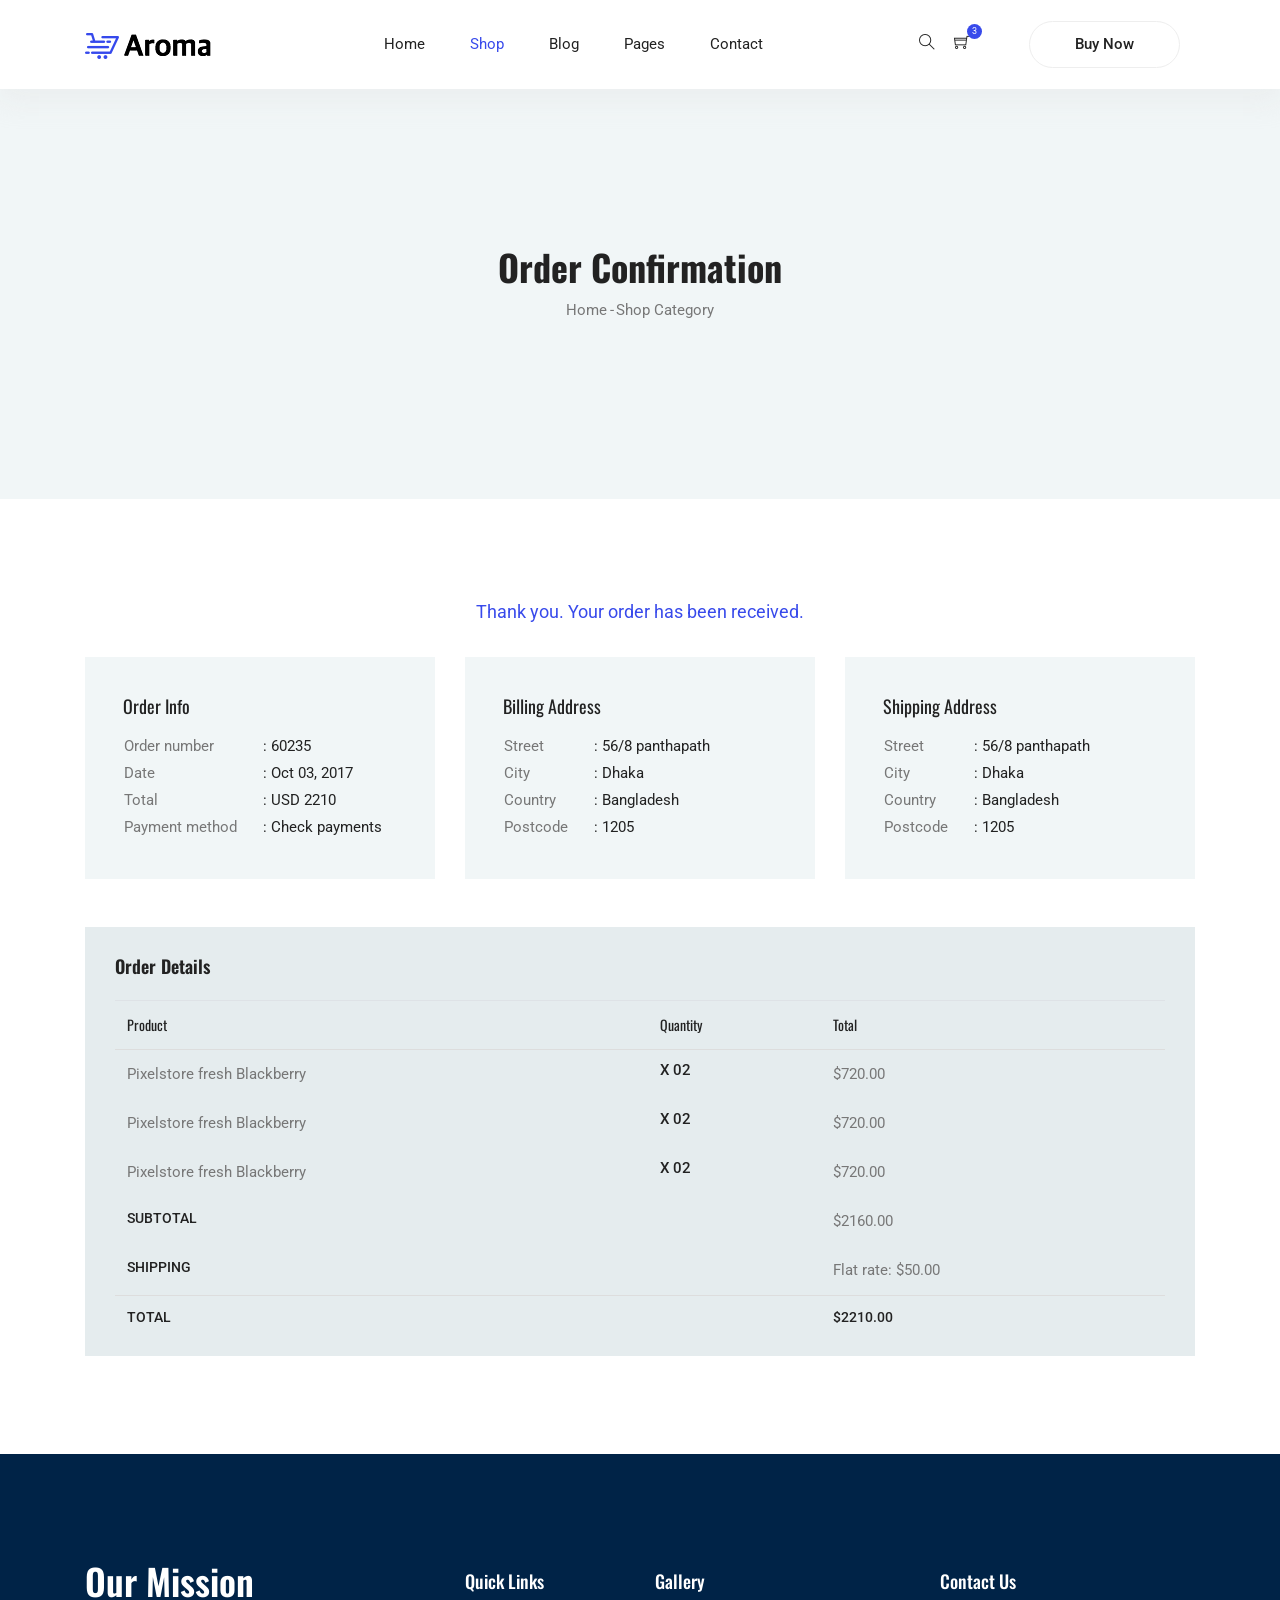
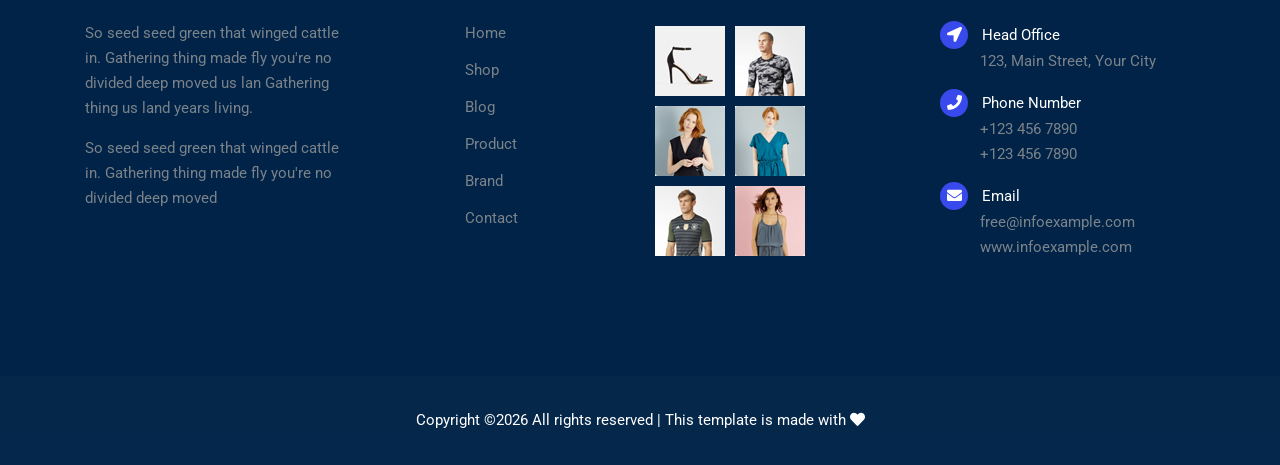
<file: confirmation.html>
<!DOCTYPE html>
<html lang="en">
<head>
  <meta charset="UTF-8">
  <meta name="viewport" content="width=device-width, initial-scale=1.0">
  <meta http-equiv="X-UA-Compatible" content="ie=edge">
  <title>Aroma Shop</title>
	<link rel="icon" href="img/Fevicon.png" type="image/png">
  <link rel="stylesheet" href="vendors/bootstrap/bootstrap.min.css">
  <link rel="stylesheet" href="vendors/fontawesome/css/all.min.css">
	<link rel="stylesheet" href="vendors/themify-icons/themify-icons.css">
	<link rel="stylesheet" href="vendors/linericon/style.css">
  <link rel="stylesheet" href="vendors/owl-carousel/owl.theme.default.min.css">
  <link rel="stylesheet" href="vendors/owl-carousel/owl.carousel.min.css">
  <link rel="stylesheet" href="vendors/nice-select/nice-select.css">
  <link rel="stylesheet" href="vendors/nouislider/nouislider.min.css">

  <link rel="stylesheet" href="css/style.css">
</head>
<body>
  <!--================ Start Header Menu Area =================-->
	<header class="header_area">
    <div class="main_menu">
      <nav class="navbar navbar-expand-lg navbar-light">
        <div class="container">
          <a class="navbar-brand logo_h" href="index.html"><img src="img/logo.png" alt=""></a>
          <button class="navbar-toggler" type="button" data-toggle="collapse" data-target="#navbarSupportedContent"
            aria-controls="navbarSupportedContent" aria-expanded="false" aria-label="Toggle navigation">
            <span class="icon-bar"></span>
            <span class="icon-bar"></span>
            <span class="icon-bar"></span>
          </button>
          <div class="collapse navbar-collapse offset" id="navbarSupportedContent">
            <ul class="nav navbar-nav menu_nav ml-auto mr-auto">
              <li class="nav-item"><a class="nav-link" href="index.html">Home</a></li>
              <li class="nav-item active submenu dropdown">
                <a href="#" class="nav-link dropdown-toggle" data-toggle="dropdown" role="button" aria-haspopup="true"
                  aria-expanded="false">Shop</a>
                <ul class="dropdown-menu">
                  <li class="nav-item"><a class="nav-link" href="category.html">Shop Category</a></li>
                  <li class="nav-item"><a class="nav-link" href="single-product.html">Product Details</a></li>
                  <li class="nav-item"><a class="nav-link" href="checkout.html">Product Checkout</a></li>
                  <li class="nav-item"><a class="nav-link" href="confirmation.html">Confirmation</a></li>
                  <li class="nav-item"><a class="nav-link" href="cart.html">Shopping Cart</a></li>
                </ul>
							</li>
              <li class="nav-item submenu dropdown">
                <a href="#" class="nav-link dropdown-toggle" data-toggle="dropdown" role="button" aria-haspopup="true"
                  aria-expanded="false">Blog</a>
                <ul class="dropdown-menu">
                  <li class="nav-item"><a class="nav-link" href="blog.html">Blog</a></li>
                  <li class="nav-item"><a class="nav-link" href="single-blog.html">Blog Details</a></li>
                </ul>
							</li>
							<li class="nav-item submenu dropdown">
                <a href="#" class="nav-link dropdown-toggle" data-toggle="dropdown" role="button" aria-haspopup="true"
                  aria-expanded="false">Pages</a>
                <ul class="dropdown-menu">
                  <li class="nav-item"><a class="nav-link" href="login.html">Login</a></li>
                  <li class="nav-item"><a class="nav-link" href="register.html">Register</a></li>
                  <li class="nav-item"><a class="nav-link" href="tracking-order.html">Tracking</a></li>
                </ul>
              </li>
              <li class="nav-item"><a class="nav-link" href="contact.html">Contact</a></li>
            </ul>

            <ul class="nav-shop">
              <li class="nav-item"><button><i class="ti-search"></i></button></li>
              <li class="nav-item"><button><i class="ti-shopping-cart"></i><span class="nav-shop__circle">3</span></button> </li>
              <li class="nav-item"><a class="button button-header" href="#">Buy Now</a></li>
            </ul>
          </div>
        </div>
      </nav>
    </div>
  </header>
	<!--================ End Header Menu Area =================-->
  
	<!-- ================ start banner area ================= -->	
	<section class="blog-banner-area" id="category">
		<div class="container h-100">
			<div class="blog-banner">
				<div class="text-center">
					<h1>Order Confirmation</h1>
					<nav aria-label="breadcrumb" class="banner-breadcrumb">
            <ol class="breadcrumb">
              <li class="breadcrumb-item"><a href="#">Home</a></li>
              <li class="breadcrumb-item active" aria-current="page">Shop Category</li>
            </ol>
          </nav>
				</div>
			</div>
    </div>
	</section>
	<!-- ================ end banner area ================= -->
  
  <!--================Order Details Area =================-->
  <section class="order_details section-margin--small">
    <div class="container">
      <p class="text-center billing-alert">Thank you. Your order has been received.</p>
      <div class="row mb-5">
        <div class="col-md-6 col-xl-4 mb-4 mb-xl-0">
          <div class="confirmation-card">
            <h3 class="billing-title">Order Info</h3>
            <table class="order-rable">
              <tr>
                <td>Order number</td>
                <td>: 60235</td>
              </tr>
              <tr>
                <td>Date</td>
                <td>: Oct 03, 2017</td>
              </tr>
              <tr>
                <td>Total</td>
                <td>: USD 2210</td>
              </tr>
              <tr>
                <td>Payment method</td>
                <td>: Check payments</td>
              </tr>
            </table>
          </div>
        </div>
        <div class="col-md-6 col-xl-4 mb-4 mb-xl-0">
          <div class="confirmation-card">
            <h3 class="billing-title">Billing Address</h3>
            <table class="order-rable">
              <tr>
                <td>Street</td>
                <td>: 56/8 panthapath</td>
              </tr>
              <tr>
                <td>City</td>
                <td>: Dhaka</td>
              </tr>
              <tr>
                <td>Country</td>
                <td>: Bangladesh</td>
              </tr>
              <tr>
                <td>Postcode</td>
                <td>: 1205</td>
              </tr>
            </table>
          </div>
        </div>
        <div class="col-md-6 col-xl-4 mb-4 mb-xl-0">
          <div class="confirmation-card">
            <h3 class="billing-title">Shipping Address</h3>
            <table class="order-rable">
              <tr>
                <td>Street</td>
                <td>: 56/8 panthapath</td>
              </tr>
              <tr>
                <td>City</td>
                <td>: Dhaka</td>
              </tr>
              <tr>
                <td>Country</td>
                <td>: Bangladesh</td>
              </tr>
              <tr>
                <td>Postcode</td>
                <td>: 1205</td>
              </tr>
            </table>
          </div>
        </div>
      </div>
      <div class="order_details_table">
        <h2>Order Details</h2>
        <div class="table-responsive">
          <table class="table">
            <thead>
              <tr>
                <th scope="col">Product</th>
                <th scope="col">Quantity</th>
                <th scope="col">Total</th>
              </tr>
            </thead>
            <tbody>
              <tr>
                <td>
                  <p>Pixelstore fresh Blackberry</p>
                </td>
                <td>
                  <h5>x 02</h5>
                </td>
                <td>
                  <p>$720.00</p>
                </td>
              </tr>
              <tr>
                <td>
                  <p>Pixelstore fresh Blackberry</p>
                </td>
                <td>
                  <h5>x 02</h5>
                </td>
                <td>
                  <p>$720.00</p>
                </td>
              </tr>
              <tr>
                <td>
                  <p>Pixelstore fresh Blackberry</p>
                </td>
                <td>
                  <h5>x 02</h5>
                </td>
                <td>
                  <p>$720.00</p>
                </td>
              </tr>
              <tr>
                <td>
                  <h4>Subtotal</h4>
                </td>
                <td>
                  <h5></h5>
                </td>
                <td>
                  <p>$2160.00</p>
                </td>
              </tr>
              <tr>
                <td>
                  <h4>Shipping</h4>
                </td>
                <td>
                  <h5></h5>
                </td>
                <td>
                  <p>Flat rate: $50.00</p>
                </td>
              </tr>
              <tr>
                <td>
                  <h4>Total</h4>
                </td>
                <td>
                  <h5></h5>
                </td>
                <td>
                  <h4>$2210.00</h4>
                </td>
              </tr>
            </tbody>
          </table>
        </div>
      </div>
    </div>
  </section>
  <!--================End Order Details Area =================-->



  <!--================ Start footer Area  =================-->	
	<footer>
		<div class="footer-area footer-only">
			<div class="container">
				<div class="row section_gap">
					<div class="col-lg-3 col-md-6 col-sm-6">
						<div class="single-footer-widget tp_widgets ">
							<h4 class="footer_title large_title">Our Mission</h4>
							<p>
								So seed seed green that winged cattle in. Gathering thing made fly you're no 
								divided deep moved us lan Gathering thing us land years living.
							</p>
							<p>
								So seed seed green that winged cattle in. Gathering thing made fly you're no divided deep moved 
							</p>
						</div>
					</div>
					<div class="offset-lg-1 col-lg-2 col-md-6 col-sm-6">
						<div class="single-footer-widget tp_widgets">
							<h4 class="footer_title">Quick Links</h4>
							<ul class="list">
								<li><a href="#">Home</a></li>
								<li><a href="#">Shop</a></li>
								<li><a href="#">Blog</a></li>
								<li><a href="#">Product</a></li>
								<li><a href="#">Brand</a></li>
								<li><a href="#">Contact</a></li>
							</ul>
						</div>
					</div>
					<div class="col-lg-2 col-md-6 col-sm-6">
						<div class="single-footer-widget instafeed">
							<h4 class="footer_title">Gallery</h4>
							<ul class="list instafeed d-flex flex-wrap">
								<li><img src="img/gallery/r1.jpg" alt=""></li>
								<li><img src="img/gallery/r2.jpg" alt=""></li>
								<li><img src="img/gallery/r3.jpg" alt=""></li>
								<li><img src="img/gallery/r5.jpg" alt=""></li>
								<li><img src="img/gallery/r7.jpg" alt=""></li>
								<li><img src="img/gallery/r8.jpg" alt=""></li>
							</ul>
						</div>
					</div>
					<div class="offset-lg-1 col-lg-3 col-md-6 col-sm-6">
						<div class="single-footer-widget tp_widgets">
							<h4 class="footer_title">Contact Us</h4>
							<div class="ml-40">
								<p class="sm-head">
									<span class="fa fa-location-arrow"></span>
									Head Office
								</p>
								<p>123, Main Street, Your City</p>
	
								<p class="sm-head">
									<span class="fa fa-phone"></span>
									Phone Number
								</p>
								<p>
									+123 456 7890 <br>
									+123 456 7890
								</p>
	
								<p class="sm-head">
									<span class="fa fa-envelope"></span>
									Email
								</p>
								<p>
									free@infoexample.com <br>
									www.infoexample.com
								</p>
							</div>
						</div>
					</div>
				</div>
			</div>
		</div>

		<div class="footer-bottom">
			<div class="container">
				<div class="row d-flex">
					<p class="col-lg-12 footer-text text-center">
						<!-- Link back to Colorlib can't be removed. Template is licensed under CC BY 3.0. -->
Copyright &copy;<script>document.write(new Date().getFullYear());</script> All rights reserved | This template is made with <i class="fa fa-heart" aria-hidden="true"></i> 
<!-- Link back to Colorlib can't be removed. Template is licensed under CC BY 3.0. --></p>
				</div>
			</div>
		</div>
	</footer>
	<!--================ End footer Area  =================-->



  <script src="vendors/jquery/jquery-3.2.1.min.js"></script>
  <script src="vendors/bootstrap/bootstrap.bundle.min.js"></script>
  <script src="vendors/skrollr.min.js"></script>
  <script src="vendors/owl-carousel/owl.carousel.min.js"></script>
  <script src="vendors/nice-select/jquery.nice-select.min.js"></script>
  <script src="vendors/jquery.ajaxchimp.min.js"></script>
  <script src="vendors/mail-script.js"></script>
  <script src="js/main.js"></script>
</body>
</html>
</file>
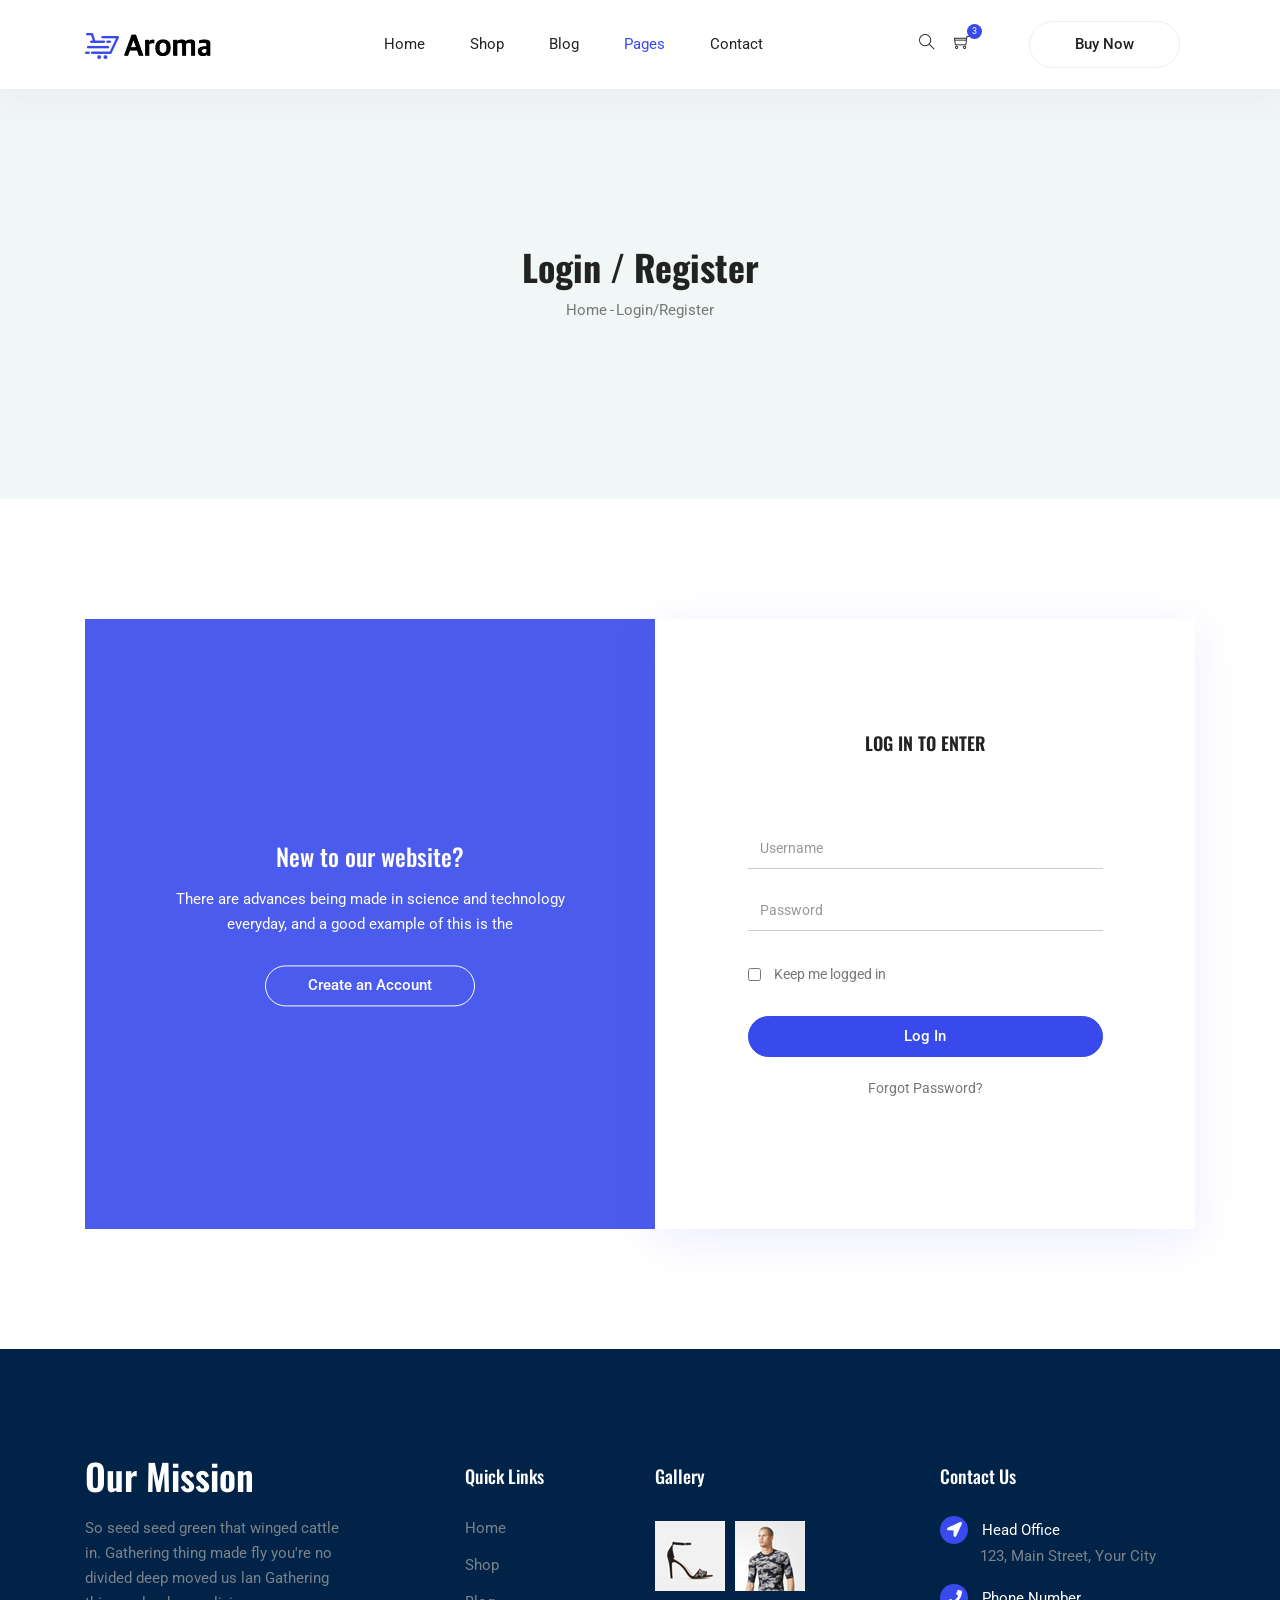
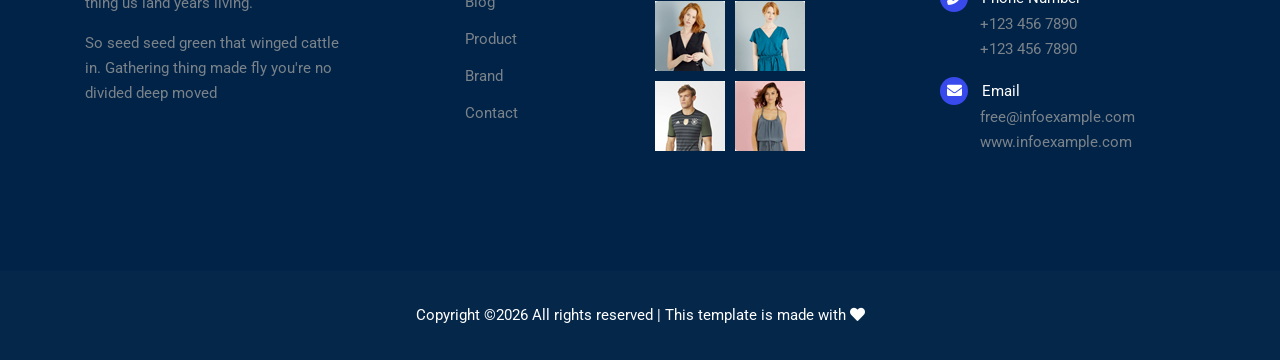
<file: login.html>
<!DOCTYPE html>
<html lang="en">
<head>
  <meta charset="UTF-8">
  <meta name="viewport" content="width=device-width, initial-scale=1.0">
  <meta http-equiv="X-UA-Compatible" content="ie=edge">
  <title>Aroma Shop - Login</title>
	<link rel="icon" href="img/Fevicon.png" type="image/png">
  <link rel="stylesheet" href="vendors/bootstrap/bootstrap.min.css">
  <link rel="stylesheet" href="vendors/fontawesome/css/all.min.css">
	<link rel="stylesheet" href="vendors/themify-icons/themify-icons.css">
	<link rel="stylesheet" href="vendors/linericon/style.css">
  <link rel="stylesheet" href="vendors/owl-carousel/owl.theme.default.min.css">
  <link rel="stylesheet" href="vendors/owl-carousel/owl.carousel.min.css">
  <link rel="stylesheet" href="vendors/nice-select/nice-select.css">
  <link rel="stylesheet" href="vendors/nouislider/nouislider.min.css">

  <link rel="stylesheet" href="css/style.css">
</head>
<body>
	<!--================ Start Header Menu Area =================-->
	<header class="header_area">
    <div class="main_menu">
      <nav class="navbar navbar-expand-lg navbar-light">
        <div class="container">
          <a class="navbar-brand logo_h" href="index.html"><img src="img/logo.png" alt=""></a>
          <button class="navbar-toggler" type="button" data-toggle="collapse" data-target="#navbarSupportedContent"
            aria-controls="navbarSupportedContent" aria-expanded="false" aria-label="Toggle navigation">
            <span class="icon-bar"></span>
            <span class="icon-bar"></span>
            <span class="icon-bar"></span>
          </button>
          <div class="collapse navbar-collapse offset" id="navbarSupportedContent">
            <ul class="nav navbar-nav menu_nav ml-auto mr-auto">
              <li class="nav-item"><a class="nav-link" href="index.html">Home</a></li>
              <li class="nav-item submenu dropdown">
                <a href="#" class="nav-link dropdown-toggle" data-toggle="dropdown" role="button" aria-haspopup="true"
                  aria-expanded="false">Shop</a>
                <ul class="dropdown-menu">
                  <li class="nav-item"><a class="nav-link" href="category.html">Shop Category</a></li>
                  <li class="nav-item"><a class="nav-link" href="single-product.html">Blog Details</a></li>
                  <li class="nav-item"><a class="nav-link" href="checkout.html">Product Checkout</a></li>
                  <li class="nav-item"><a class="nav-link" href="confirmation.html">Confirmation</a></li>
                  <li class="nav-item"><a class="nav-link" href="cart.html">Shopping Cart</a></li>
                </ul>
							</li>
              <li class="nav-item submenu dropdown">
                <a href="#" class="nav-link dropdown-toggle" data-toggle="dropdown" role="button" aria-haspopup="true"
                  aria-expanded="false">Blog</a>
                <ul class="dropdown-menu">
                  <li class="nav-item"><a class="nav-link" href="blog.html">Blog</a></li>
                  <li class="nav-item"><a class="nav-link" href="single-blog.html">Blog Details</a></li>
                </ul>
							</li>
							<li class="nav-item active submenu dropdown">
                <a href="#" class="nav-link dropdown-toggle" data-toggle="dropdown" role="button" aria-haspopup="true"
                  aria-expanded="false">Pages</a>
                <ul class="dropdown-menu">
                  <li class="nav-item"><a class="nav-link" href="login.html">Login</a></li>
                  <li class="nav-item"><a class="nav-link" href="register.html">Register</a></li>
                  <li class="nav-item"><a class="nav-link" href="tracking-order.html">Tracking</a></li>
                </ul>
              </li>
              <li class="nav-item"><a class="nav-link" href="contact.html">Contact</a></li>
            </ul>

            <ul class="nav-shop">
              <li class="nav-item"><button><i class="ti-search"></i></button></li>
              <li class="nav-item"><button><i class="ti-shopping-cart"></i><span class="nav-shop__circle">3</span></button> </li>
              <li class="nav-item"><a class="button button-header" href="#">Buy Now</a></li>
            </ul>
          </div>
        </div>
      </nav>
    </div>
  </header>
	<!--================ End Header Menu Area =================-->
  
  <!-- ================ start banner area ================= -->	
	<section class="blog-banner-area" id="category">
		<div class="container h-100">
			<div class="blog-banner">
				<div class="text-center">
					<h1>Login / Register</h1>
					<nav aria-label="breadcrumb" class="banner-breadcrumb">
            <ol class="breadcrumb">
              <li class="breadcrumb-item"><a href="#">Home</a></li>
              <li class="breadcrumb-item active" aria-current="page">Login/Register</li>
            </ol>
          </nav>
				</div>
			</div>
    </div>
	</section>
	<!-- ================ end banner area ================= -->
  
  <!--================Login Box Area =================-->
	<section class="login_box_area section-margin">
		<div class="container">
			<div class="row">
				<div class="col-lg-6">
					<div class="login_box_img">
						<div class="hover">
							<h4>New to our website?</h4>
							<p>There are advances being made in science and technology everyday, and a good example of this is the</p>
							<a class="button button-account" href="register.html">Create an Account</a>
						</div>
					</div>
				</div>
				<div class="col-lg-6">
					<div class="login_form_inner">
						<h3>Log in to enter</h3>
						<form class="row login_form" action="#/" id="contactForm" >
							<div class="col-md-12 form-group">
								<input type="text" class="form-control" id="name" name="name" placeholder="Username" onfocus="this.placeholder = ''" onblur="this.placeholder = 'Username'">
							</div>
							<div class="col-md-12 form-group">
								<input type="text" class="form-control" id="name" name="name" placeholder="Password" onfocus="this.placeholder = ''" onblur="this.placeholder = 'Password'">
							</div>
							<div class="col-md-12 form-group">
								<div class="creat_account">
									<input type="checkbox" id="f-option2" name="selector">
									<label for="f-option2">Keep me logged in</label>
								</div>
							</div>
							<div class="col-md-12 form-group">
								<button type="submit" value="submit" class="button button-login w-100">Log In</button>
								<a href="#">Forgot Password?</a>
							</div>
						</form>
					</div>
				</div>
			</div>
		</div>
	</section>
	<!--================End Login Box Area =================-->



  <!--================ Start footer Area  =================-->	
	<footer>
		<div class="footer-area footer-only">
			<div class="container">
				<div class="row section_gap">
					<div class="col-lg-3 col-md-6 col-sm-6">
						<div class="single-footer-widget tp_widgets ">
							<h4 class="footer_title large_title">Our Mission</h4>
							<p>
								So seed seed green that winged cattle in. Gathering thing made fly you're no 
								divided deep moved us lan Gathering thing us land years living.
							</p>
							<p>
								So seed seed green that winged cattle in. Gathering thing made fly you're no divided deep moved 
							</p>
						</div>
					</div>
					<div class="offset-lg-1 col-lg-2 col-md-6 col-sm-6">
						<div class="single-footer-widget tp_widgets">
							<h4 class="footer_title">Quick Links</h4>
							<ul class="list">
								<li><a href="#">Home</a></li>
								<li><a href="#">Shop</a></li>
								<li><a href="#">Blog</a></li>
								<li><a href="#">Product</a></li>
								<li><a href="#">Brand</a></li>
								<li><a href="#">Contact</a></li>
							</ul>
						</div>
					</div>
					<div class="col-lg-2 col-md-6 col-sm-6">
						<div class="single-footer-widget instafeed">
							<h4 class="footer_title">Gallery</h4>
							<ul class="list instafeed d-flex flex-wrap">
								<li><img src="img/gallery/r1.jpg" alt=""></li>
								<li><img src="img/gallery/r2.jpg" alt=""></li>
								<li><img src="img/gallery/r3.jpg" alt=""></li>
								<li><img src="img/gallery/r5.jpg" alt=""></li>
								<li><img src="img/gallery/r7.jpg" alt=""></li>
								<li><img src="img/gallery/r8.jpg" alt=""></li>
							</ul>
						</div>
					</div>
					<div class="offset-lg-1 col-lg-3 col-md-6 col-sm-6">
						<div class="single-footer-widget tp_widgets">
							<h4 class="footer_title">Contact Us</h4>
							<div class="ml-40">
								<p class="sm-head">
									<span class="fa fa-location-arrow"></span>
									Head Office
								</p>
								<p>123, Main Street, Your City</p>
	
								<p class="sm-head">
									<span class="fa fa-phone"></span>
									Phone Number
								</p>
								<p>
									+123 456 7890 <br>
									+123 456 7890
								</p>
	
								<p class="sm-head">
									<span class="fa fa-envelope"></span>
									Email
								</p>
								<p>
									free@infoexample.com <br>
									www.infoexample.com
								</p>
							</div>
						</div>
					</div>
				</div>
			</div>
		</div>

		<div class="footer-bottom">
			<div class="container">
				<div class="row d-flex">
					<p class="col-lg-12 footer-text text-center">
						<!-- Link back to Colorlib can't be removed. Template is licensed under CC BY 3.0. -->
Copyright &copy;<script>document.write(new Date().getFullYear());</script> All rights reserved | This template is made with <i class="fa fa-heart" aria-hidden="true"></i> 
<!-- Link back to Colorlib can't be removed. Template is licensed under CC BY 3.0. --></p>
				</div>
			</div>
		</div>
	</footer>
	<!--================ End footer Area  =================-->



  <script src="vendors/jquery/jquery-3.2.1.min.js"></script>
  <script src="vendors/bootstrap/bootstrap.bundle.min.js"></script>
  <script src="vendors/skrollr.min.js"></script>
  <script src="vendors/owl-carousel/owl.carousel.min.js"></script>
  <script src="vendors/nice-select/jquery.nice-select.min.js"></script>
  <script src="vendors/jquery.ajaxchimp.min.js"></script>
  <script src="vendors/mail-script.js"></script>
  <script src="js/main.js"></script>
</body>
</html>
</file>
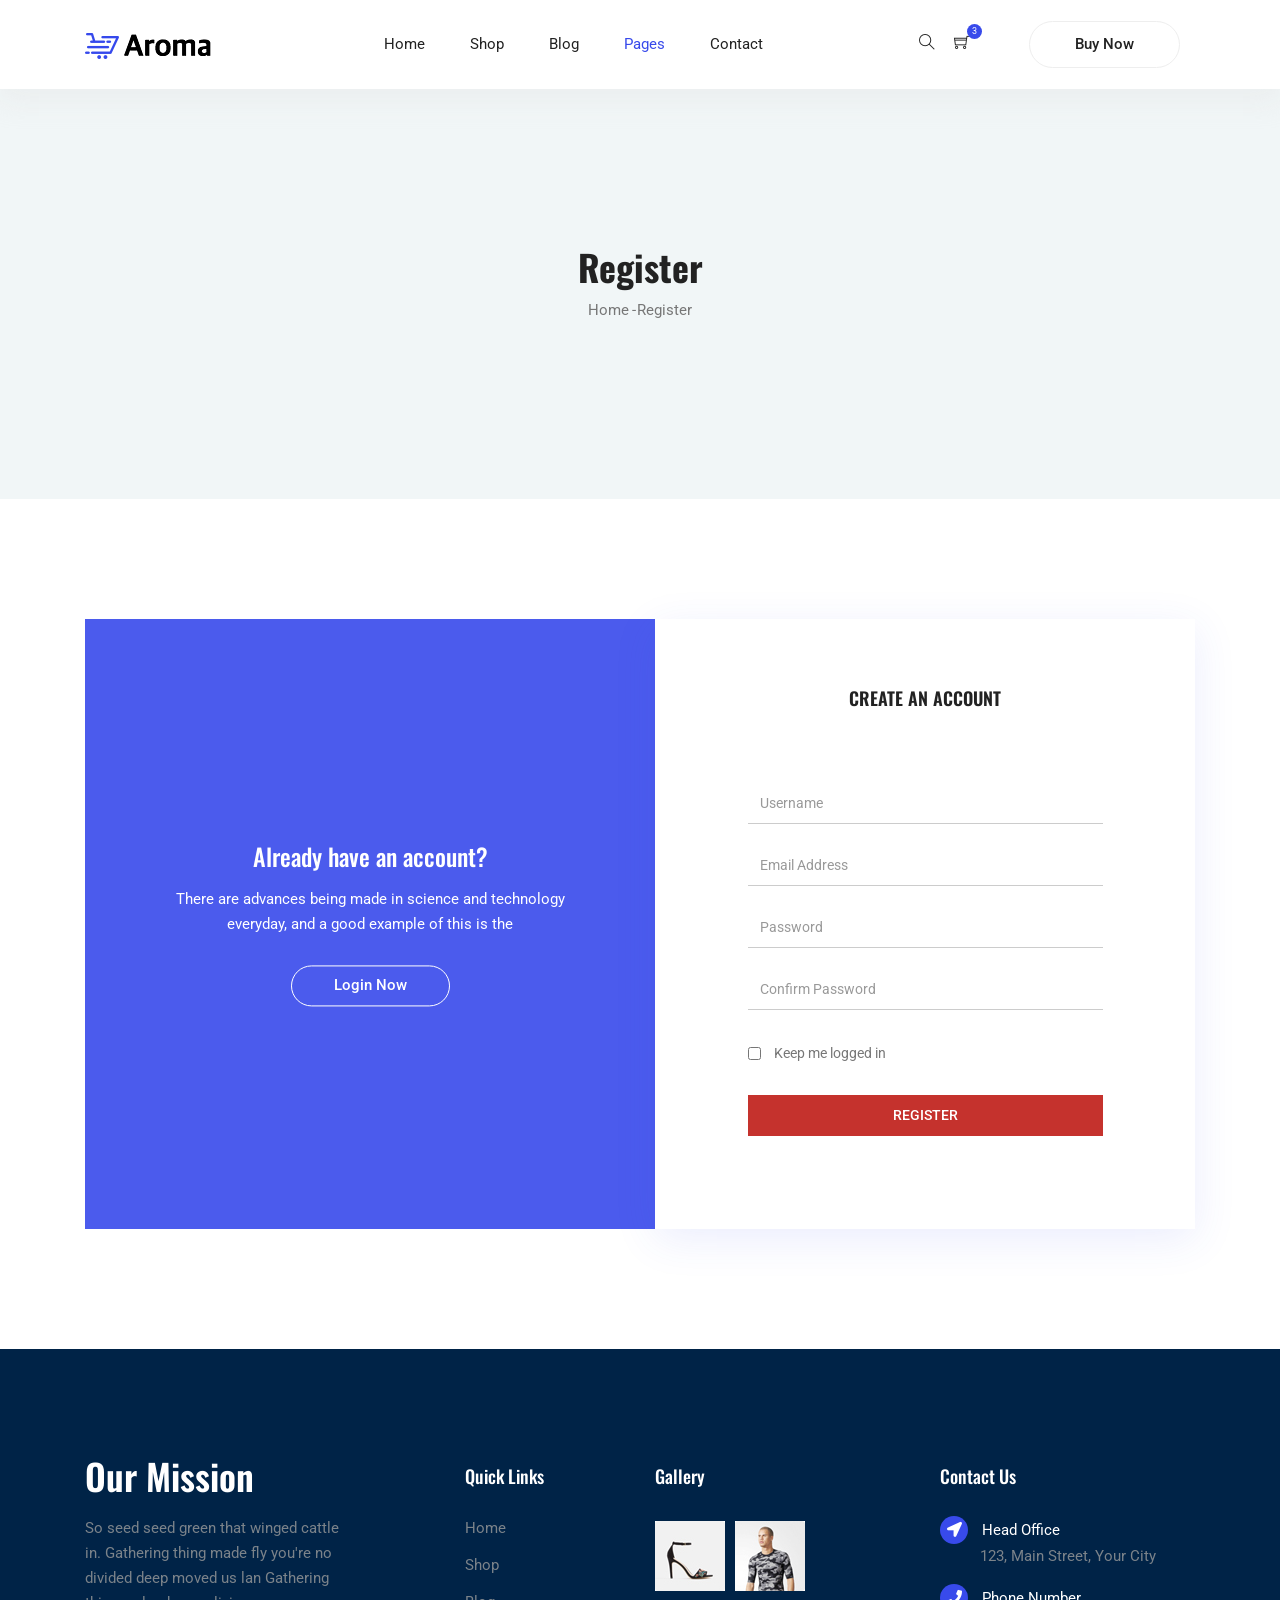
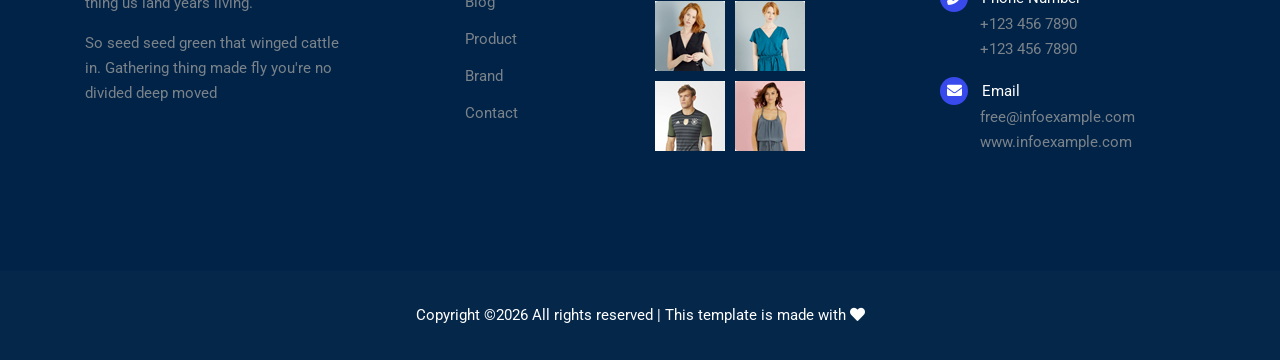
<file: register.html>
<!DOCTYPE html>
<html lang="en">
<head>
  <meta charset="UTF-8">
  <meta name="viewport" content="width=device-width, initial-scale=1.0">
  <meta http-equiv="X-UA-Compatible" content="ie=edge">
  <title>Aroma Shop - Login</title>
	<link rel="icon" href="img/Fevicon.png" type="image/png">
  <link rel="stylesheet" href="vendors/bootstrap/bootstrap.min.css">
  <link rel="stylesheet" href="vendors/fontawesome/css/all.min.css">
	<link rel="stylesheet" href="vendors/themify-icons/themify-icons.css">
	<link rel="stylesheet" href="vendors/linericon/style.css">
  <link rel="stylesheet" href="vendors/owl-carousel/owl.theme.default.min.css">
  <link rel="stylesheet" href="vendors/owl-carousel/owl.carousel.min.css">
  <link rel="stylesheet" href="vendors/nice-select/nice-select.css">
  <link rel="stylesheet" href="vendors/nouislider/nouislider.min.css">

  <link rel="stylesheet" href="css/style.css">
</head>
<body>
	<!--================ Start Header Menu Area =================-->
	<header class="header_area">
    <div class="main_menu">
      <nav class="navbar navbar-expand-lg navbar-light">
        <div class="container">
          <a class="navbar-brand logo_h" href="index.html"><img src="img/logo.png" alt=""></a>
          <button class="navbar-toggler" type="button" data-toggle="collapse" data-target="#navbarSupportedContent"
            aria-controls="navbarSupportedContent" aria-expanded="false" aria-label="Toggle navigation">
            <span class="icon-bar"></span>
            <span class="icon-bar"></span>
            <span class="icon-bar"></span>
          </button>
          <div class="collapse navbar-collapse offset" id="navbarSupportedContent">
            <ul class="nav navbar-nav menu_nav ml-auto mr-auto">
              <li class="nav-item"><a class="nav-link" href="index.html">Home</a></li>
              <li class="nav-item submenu dropdown">
                <a href="#" class="nav-link dropdown-toggle" data-toggle="dropdown" role="button" aria-haspopup="true"
                  aria-expanded="false">Shop</a>
                <ul class="dropdown-menu">
                  <li class="nav-item"><a class="nav-link" href="category.html">Shop Category</a></li>
                  <li class="nav-item"><a class="nav-link" href="single-product.html">Blog Details</a></li>
                  <li class="nav-item"><a class="nav-link" href="checkout.html">Product Checkout</a></li>
                  <li class="nav-item"><a class="nav-link" href="confirmation.html">Confirmation</a></li>
                  <li class="nav-item"><a class="nav-link" href="cart.html">Shopping Cart</a></li>
                </ul>
							</li>
              <li class="nav-item submenu dropdown">
                <a href="#" class="nav-link dropdown-toggle" data-toggle="dropdown" role="button" aria-haspopup="true"
                  aria-expanded="false">Blog</a>
                <ul class="dropdown-menu">
                  <li class="nav-item"><a class="nav-link" href="blog.html">Blog</a></li>
                  <li class="nav-item"><a class="nav-link" href="single-blog.html">Blog Details</a></li>
                </ul>
							</li>
							<li class="nav-item active submenu dropdown">
                <a href="#" class="nav-link dropdown-toggle" data-toggle="dropdown" role="button" aria-haspopup="true"
                  aria-expanded="false">Pages</a>
                <ul class="dropdown-menu">
									<li class="nav-item"><a class="nav-link" href="login.html">Login</a></li>
                  <li class="nav-item"><a class="nav-link" href="register.html">Register</a></li>									
                  <li class="nav-item"><a class="nav-link" href="tracking-order.html">Tracking</a></li>
                </ul>
              </li>
              <li class="nav-item"><a class="nav-link" href="contact.html">Contact</a></li>
            </ul>

            <ul class="nav-shop">
              <li class="nav-item"><button><i class="ti-search"></i></button></li>
              <li class="nav-item"><button><i class="ti-shopping-cart"></i><span class="nav-shop__circle">3</span></button> </li>
              <li class="nav-item"><a class="button button-header" href="#">Buy Now</a></li>
            </ul>
          </div>
        </div>
      </nav>
    </div>
  </header>
	<!--================ End Header Menu Area =================-->
  
  <!-- ================ start banner area ================= -->	
	<section class="blog-banner-area" id="category">
		<div class="container h-100">
			<div class="blog-banner">
				<div class="text-center">
					<h1>Register</h1>
					<nav aria-label="breadcrumb" class="banner-breadcrumb">
            <ol class="breadcrumb">
              <li class="breadcrumb-item"><a href="#">Home</a></li>
              <li class="breadcrumb-item active" aria-current="page">Register</li>
            </ol>
          </nav>
				</div>
			</div>
    </div>
	</section>
	<!-- ================ end banner area ================= -->
  
  <!--================Login Box Area =================-->
	<section class="login_box_area section-margin">
		<div class="container">
			<div class="row">
				<div class="col-lg-6">
					<div class="login_box_img">
						<div class="hover">
							<h4>Already have an account?</h4>
							<p>There are advances being made in science and technology everyday, and a good example of this is the</p>
							<a class="button button-account" href="login.html">Login Now</a>
						</div>
					</div>
				</div>
				<div class="col-lg-6">
					<div class="login_form_inner register_form_inner">
						<h3>Create an account</h3>
						<form class="row login_form" action="#/" id="register_form" >
							<div class="col-md-12 form-group">
								<input type="text" class="form-control" id="name" name="name" placeholder="Username" onfocus="this.placeholder = ''" onblur="this.placeholder = 'Username'">
							</div>
							<div class="col-md-12 form-group">
								<input type="text" class="form-control" id="email" name="email" placeholder="Email Address" onfocus="this.placeholder = ''" onblur="this.placeholder = 'Email Address'">
              </div>
              <div class="col-md-12 form-group">
								<input type="text" class="form-control" id="password" name="password" placeholder="Password" onfocus="this.placeholder = ''" onblur="this.placeholder = 'Password'">
              </div>
              <div class="col-md-12 form-group">
								<input type="text" class="form-control" id="confirmPassword" name="confirmPassword" placeholder="Confirm Password" onfocus="this.placeholder = ''" onblur="this.placeholder = 'Confirm Password'">
							</div>
							<div class="col-md-12 form-group">
								<div class="creat_account">
									<input type="checkbox" id="f-option2" name="selector">
									<label for="f-option2">Keep me logged in</label>
								</div>
							</div>
							<div class="col-md-12 form-group">
								<button type="submit" value="submit" class="button button-register w-100">Register</button>
							</div>
						</form>
					</div>
				</div>
			</div>
		</div>
	</section>
	<!--================End Login Box Area =================-->



  <!--================ Start footer Area  =================-->	
	<footer>
		<div class="footer-area footer-only">
			<div class="container">
				<div class="row section_gap">
					<div class="col-lg-3 col-md-6 col-sm-6">
						<div class="single-footer-widget tp_widgets ">
							<h4 class="footer_title large_title">Our Mission</h4>
							<p>
								So seed seed green that winged cattle in. Gathering thing made fly you're no 
								divided deep moved us lan Gathering thing us land years living.
							</p>
							<p>
								So seed seed green that winged cattle in. Gathering thing made fly you're no divided deep moved 
							</p>
						</div>
					</div>
					<div class="offset-lg-1 col-lg-2 col-md-6 col-sm-6">
						<div class="single-footer-widget tp_widgets">
							<h4 class="footer_title">Quick Links</h4>
							<ul class="list">
								<li><a href="#">Home</a></li>
								<li><a href="#">Shop</a></li>
								<li><a href="#">Blog</a></li>
								<li><a href="#">Product</a></li>
								<li><a href="#">Brand</a></li>
								<li><a href="#">Contact</a></li>
							</ul>
						</div>
					</div>
					<div class="col-lg-2 col-md-6 col-sm-6">
						<div class="single-footer-widget instafeed">
							<h4 class="footer_title">Gallery</h4>
							<ul class="list instafeed d-flex flex-wrap">
								<li><img src="img/gallery/r1.jpg" alt=""></li>
								<li><img src="img/gallery/r2.jpg" alt=""></li>
								<li><img src="img/gallery/r3.jpg" alt=""></li>
								<li><img src="img/gallery/r5.jpg" alt=""></li>
								<li><img src="img/gallery/r7.jpg" alt=""></li>
								<li><img src="img/gallery/r8.jpg" alt=""></li>
							</ul>
						</div>
					</div>
					<div class="offset-lg-1 col-lg-3 col-md-6 col-sm-6">
						<div class="single-footer-widget tp_widgets">
							<h4 class="footer_title">Contact Us</h4>
							<div class="ml-40">
								<p class="sm-head">
									<span class="fa fa-location-arrow"></span>
									Head Office
								</p>
								<p>123, Main Street, Your City</p>
	
								<p class="sm-head">
									<span class="fa fa-phone"></span>
									Phone Number
								</p>
								<p>
									+123 456 7890 <br>
									+123 456 7890
								</p>
	
								<p class="sm-head">
									<span class="fa fa-envelope"></span>
									Email
								</p>
								<p>
									free@infoexample.com <br>
									www.infoexample.com
								</p>
							</div>
						</div>
					</div>
				</div>
			</div>
		</div>

		<div class="footer-bottom">
			<div class="container">
				<div class="row d-flex">
					<p class="col-lg-12 footer-text text-center">
						<!-- Link back to Colorlib can't be removed. Template is licensed under CC BY 3.0. -->
Copyright &copy;<script>document.write(new Date().getFullYear());</script> All rights reserved | This template is made with <i class="fa fa-heart" aria-hidden="true"></i> 
<!-- Link back to Colorlib can't be removed. Template is licensed under CC BY 3.0. --></p>
				</div>
			</div>
		</div>
	</footer>
	<!--================ End footer Area  =================-->



  <script src="vendors/jquery/jquery-3.2.1.min.js"></script>
  <script src="vendors/bootstrap/bootstrap.bundle.min.js"></script>
  <script src="vendors/skrollr.min.js"></script>
  <script src="vendors/owl-carousel/owl.carousel.min.js"></script>
  <script src="vendors/nice-select/jquery.nice-select.min.js"></script>
  <script src="vendors/jquery.ajaxchimp.min.js"></script>
  <script src="vendors/mail-script.js"></script>
  <script src="js/main.js"></script>
</body>
</html>
</file>
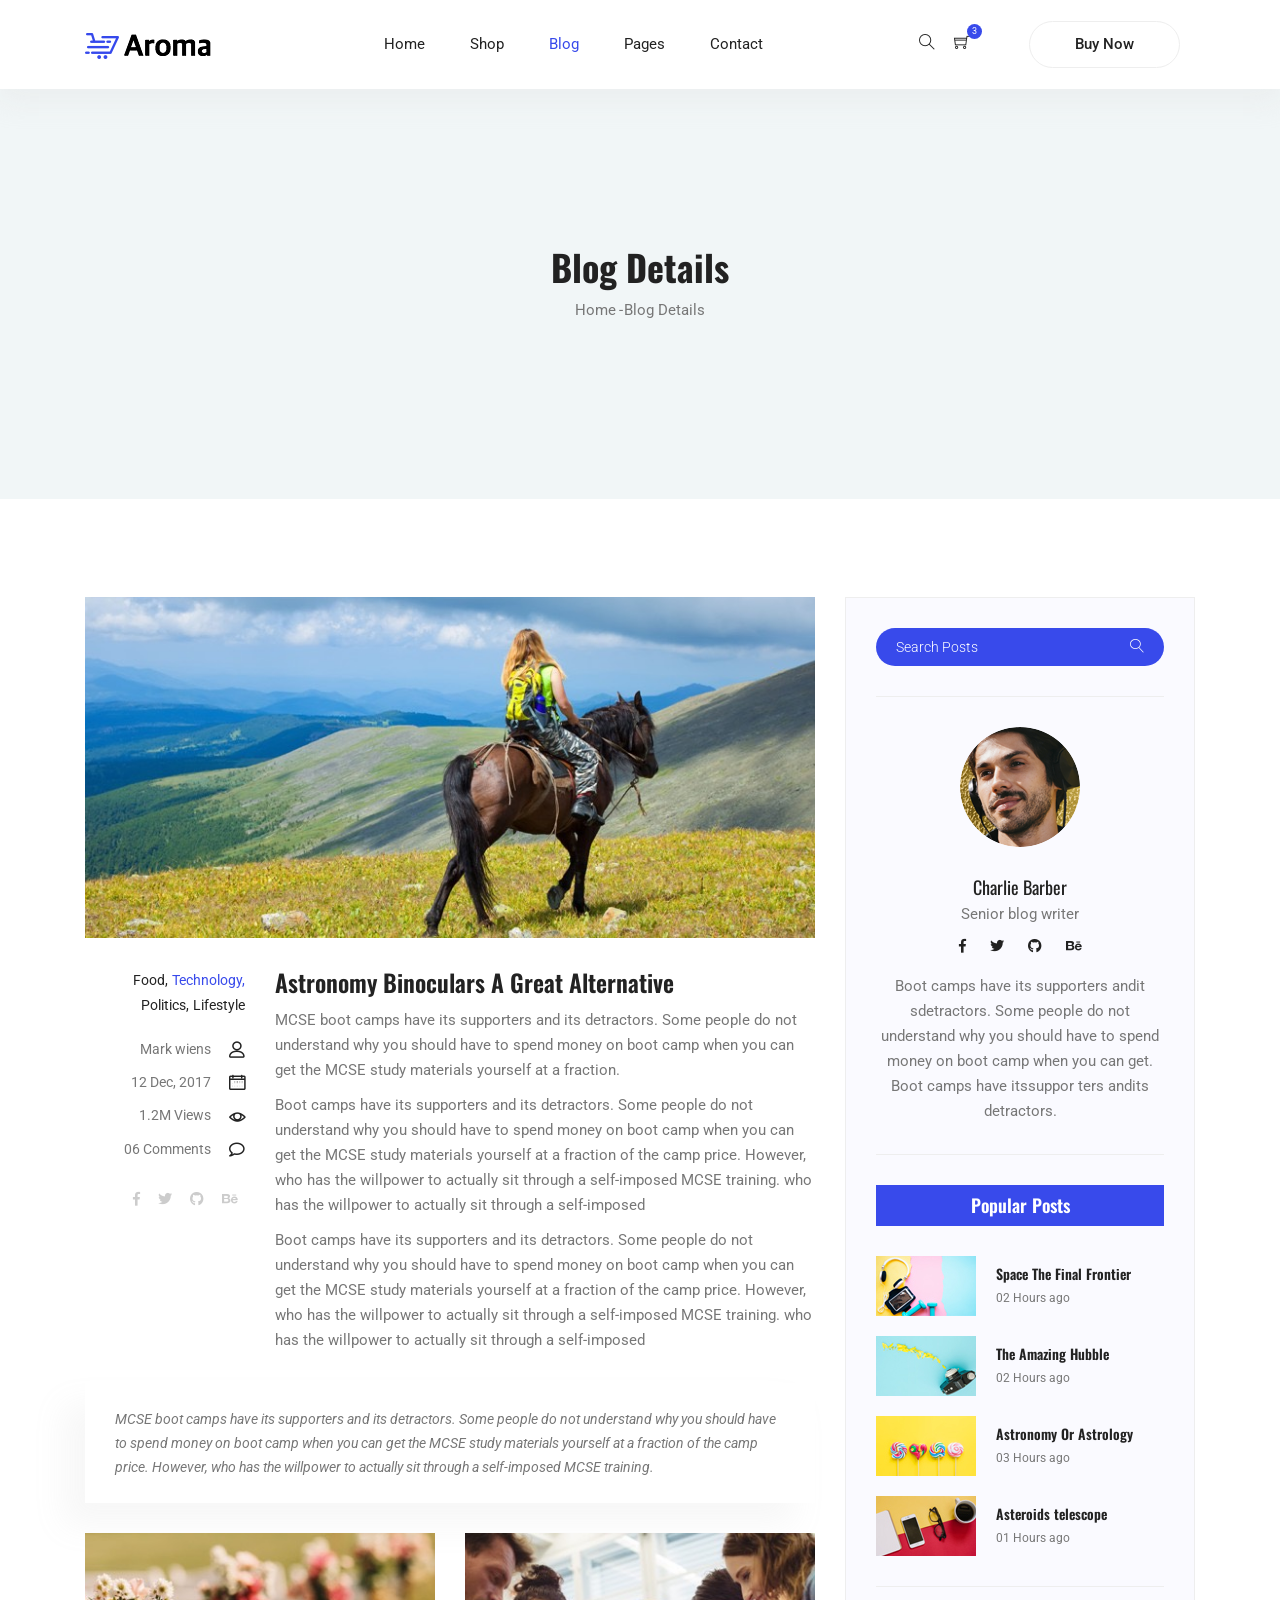
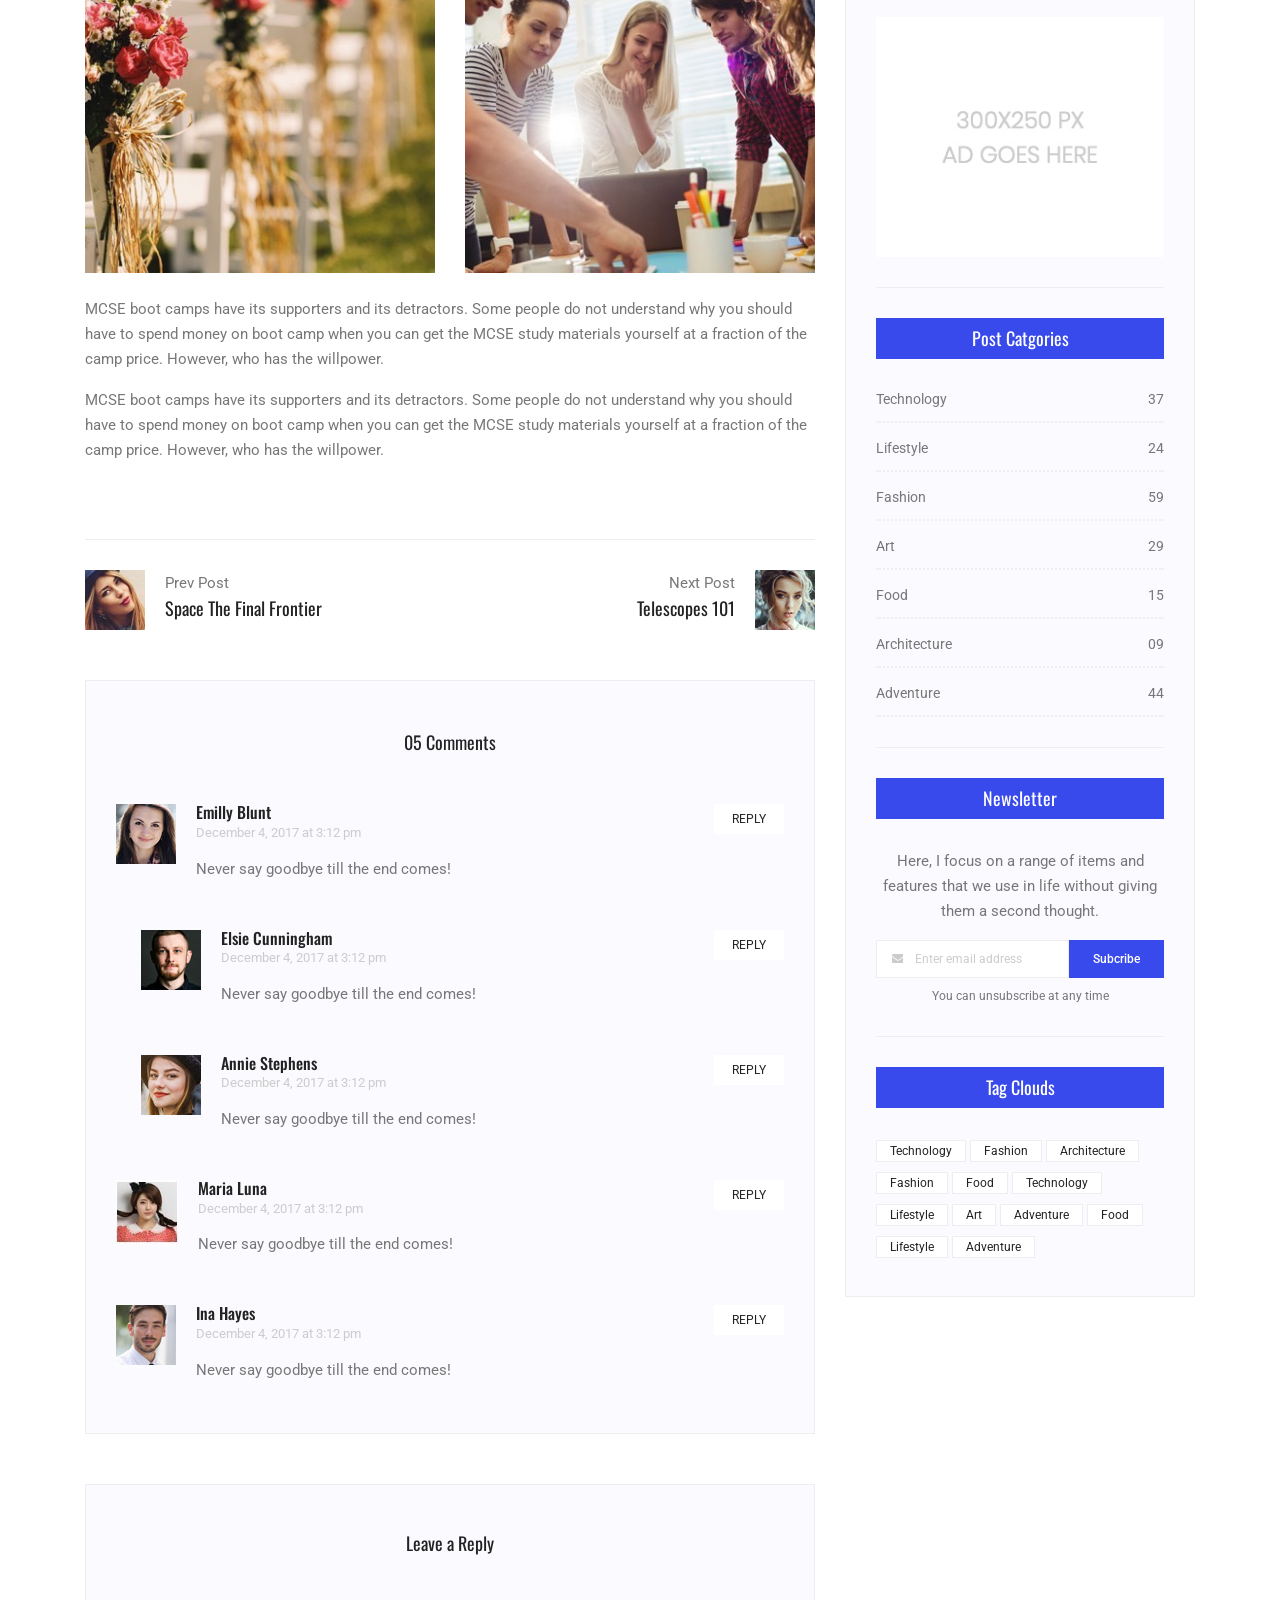
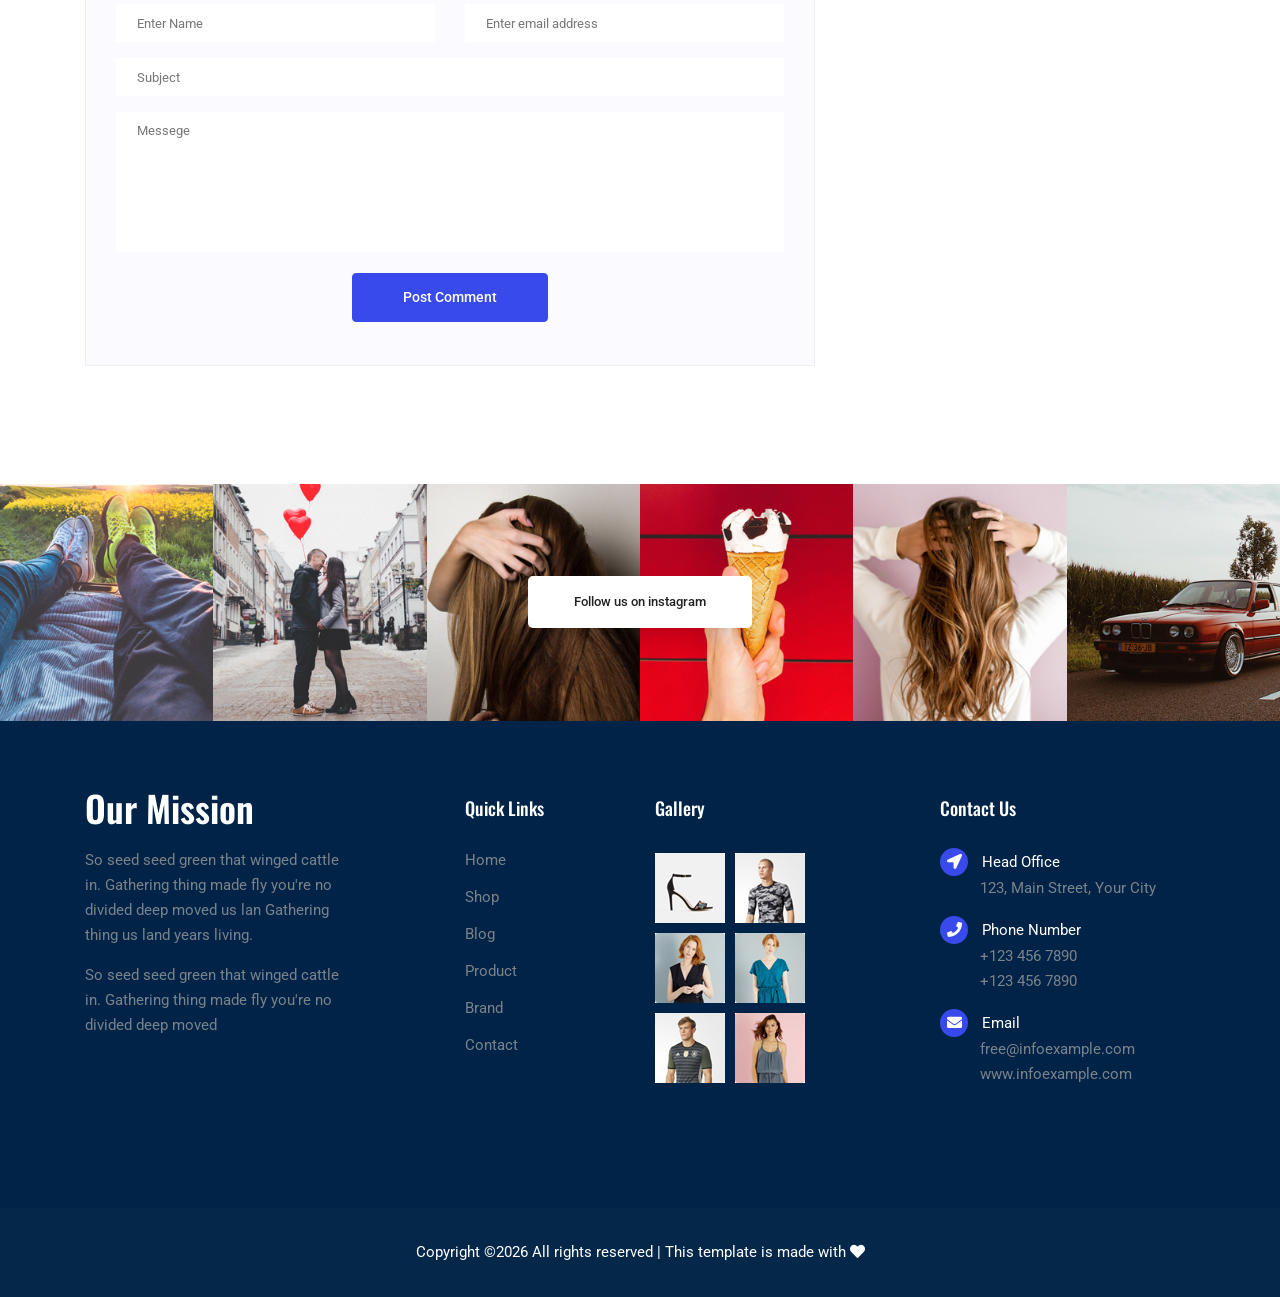
<file: single-blog.html>
<!DOCTYPE html>
<html lang="en">
<head>
  <meta charset="UTF-8">
  <meta name="viewport" content="width=device-width, initial-scale=1.0">
  <meta http-equiv="X-UA-Compatible" content="ie=edge">
  <title>Aroma Shop - Blog Details</title>
  <link rel="icon" href="img/Fevicon.png" type="image/png">
  <link rel="stylesheet" href="vendors/bootstrap/bootstrap.min.css">
  <link rel="stylesheet" href="vendors/fontawesome/css/all.min.css">
	<link rel="stylesheet" href="vendors/themify-icons/themify-icons.css">
	<link rel="stylesheet" href="vendors/linericon/style.css">
  <link rel="stylesheet" href="vendors/owl-carousel/owl.theme.default.min.css">
  <link rel="stylesheet" href="vendors/owl-carousel/owl.carousel.min.css">

  <link rel="stylesheet" href="css/style.css">
</head>
<body>
  <!--================ Start Header Menu Area =================-->
	<header class="header_area">
    <div class="main_menu">
      <nav class="navbar navbar-expand-lg navbar-light">
        <div class="container">
          <a class="navbar-brand logo_h" href="index.html"><img src="img/logo.png" alt=""></a>
          <button class="navbar-toggler" type="button" data-toggle="collapse" data-target="#navbarSupportedContent"
            aria-controls="navbarSupportedContent" aria-expanded="false" aria-label="Toggle navigation">
            <span class="icon-bar"></span>
            <span class="icon-bar"></span>
            <span class="icon-bar"></span>
          </button>
          <div class="collapse navbar-collapse offset" id="navbarSupportedContent">
            <ul class="nav navbar-nav menu_nav ml-auto mr-auto">
              <li class="nav-item"><a class="nav-link" href="index.html">Home</a></li>
              <li class="nav-item submenu dropdown">
                <a href="#" class="nav-link dropdown-toggle" data-toggle="dropdown" role="button" aria-haspopup="true"
                  aria-expanded="false">Shop</a>
                <ul class="dropdown-menu">
                  <li class="nav-item"><a class="nav-link" href="category.html">Shop Category</a></li>
                  <li class="nav-item"><a class="nav-link" href="single-product.html">Blog Details</a></li>
                  <li class="nav-item"><a class="nav-link" href="checkout.html">Product Checkout</a></li>
                  <li class="nav-item"><a class="nav-link" href="confirmation.html">Confirmation</a></li>
                  <li class="nav-item"><a class="nav-link" href="cart.html">Shopping Cart</a></li>
                </ul>
							</li>
              <li class="nav-item active submenu dropdown">
                <a href="#" class="nav-link dropdown-toggle" data-toggle="dropdown" role="button" aria-haspopup="true"
                  aria-expanded="false">Blog</a>
                <ul class="dropdown-menu">
                  <li class="nav-item"><a class="nav-link" href="blog.html">Blog</a></li>
                  <li class="nav-item"><a class="nav-link" href="single-blog.html">Blog Details</a></li>
                </ul>
							</li>
							<li class="nav-item submenu dropdown">
                <a href="#" class="nav-link dropdown-toggle" data-toggle="dropdown" role="button" aria-haspopup="true"
                  aria-expanded="false">Pages</a>
                <ul class="dropdown-menu">
				  <li class="nav-item"><a class="nav-link" href="login.html">Login</a></li>
                  <li class="nav-item"><a class="nav-link" href="register.html">Register</a></li>				  
                  <li class="nav-item"><a class="nav-link" href="tracking-order.html">Tracking</a></li>
                  <!-- <li class="nav-item"><a class="nav-link" href="single-blog.html">Blog Details</a></li> -->
                </ul>
              </li>
              <li class="nav-item"><a class="nav-link" href="contact.html">Contact</a></li>
            </ul>

            <ul class="nav-shop">
              <li class="nav-item"><button><i class="ti-search"></i></button></li>
              <li class="nav-item"><button><i class="ti-shopping-cart"></i><span class="nav-shop__circle">3</span></button> </li>
              <li class="nav-item"><a class="button button-header" href="#">Buy Now</a></li>
            </ul>
          </div>
        </div>
      </nav>
    </div>
  </header>
	<!--================ End Header Menu Area =================-->


	<!-- ================ start banner area ================= -->	
	<section class="blog-banner-area" id="blog">
		<div class="container h-100">
			<div class="blog-banner">
				<div class="text-center">
					<h1>Blog Details</h1>
					<nav aria-label="breadcrumb" class="banner-breadcrumb">
            <ol class="breadcrumb">
              <li class="breadcrumb-item"><a href="#">Home</a></li>
              <li class="breadcrumb-item active" aria-current="page">Blog Details</li>
            </ol>
          </nav>
				</div>
			</div>
    </div>
	</section>
	<!-- ================ end banner area ================= -->



  <!--================Blog Area =================-->
	<section class="blog_area single-post-area py-80px section-margin--small">
			<div class="container">
					<div class="row">
							<div class="col-lg-8 posts-list">
									<div class="single-post row">
											<div class="col-lg-12">
													<div class="feature-img">
															<img class="img-fluid" src="img/blog/feature-img1.jpg" alt="">
													</div>
											</div>
											<div class="col-lg-3  col-md-3">
													<div class="blog_info text-right">
															<div class="post_tag">
																	<a href="#">Food,</a>
																	<a class="active" href="#">Technology,</a>
																	<a href="#">Politics,</a>
																	<a href="#">Lifestyle</a>
															</div>
															<ul class="blog_meta list">
																	<li>
																			<a href="#">Mark wiens
																					<i class="lnr lnr-user"></i>
																			</a>
																	</li>
																	<li>
																			<a href="#">12 Dec, 2017
																					<i class="lnr lnr-calendar-full"></i>
																			</a>
																	</li>
																	<li>
																			<a href="#">1.2M Views
																					<i class="lnr lnr-eye"></i>
																			</a>
																	</li>
																	<li>
																			<a href="#">06 Comments
																					<i class="lnr lnr-bubble"></i>
																			</a>
																	</li>
															</ul>
															<ul class="social-links">
																	<li>
																			<a href="#">
																					<i class="fab fa-facebook-f"></i>
																			</a>
																	</li>
																	<li>
																			<a href="#">
																				<i class="fab fa-twitter"></i>																				
																			</a>
																	</li>
																	<li>
																			<a href="#">
																				<i class="fab fa-github"></i>																				
																			</a>
																	</li>
																	<li>
																			<a href="#">
																				<i class="fab fa-behance"></i>																				
																			</a>
																	</li>
															</ul>
													</div>
											</div>
											<div class="col-lg-9 col-md-9 blog_details">
													<h2>Astronomy Binoculars A Great Alternative</h2>
													<p class="excert">
															MCSE boot camps have its supporters and its detractors. Some people do not understand why you should have to spend money
															on boot camp when you can get the MCSE study materials yourself at a fraction.
													</p>
													<p>
															Boot camps have its supporters and its detractors. Some people do not understand why you should have to spend money on boot
															camp when you can get the MCSE study materials yourself at a fraction of the camp price.
															However, who has the willpower to actually sit through a self-imposed MCSE training. who
															has the willpower to actually sit through a self-imposed
													</p>
													<p>
															Boot camps have its supporters and its detractors. Some people do not understand why you should have to spend money on boot
															camp when you can get the MCSE study materials yourself at a fraction of the camp price.
															However, who has the willpower to actually sit through a self-imposed MCSE training. who
															has the willpower to actually sit through a self-imposed
													</p>
											</div>
											<div class="col-lg-12">
													<div class="quotes">
															MCSE boot camps have its supporters and its detractors. Some people do not understand why you should have to spend money
															on boot camp when you can get the MCSE study materials yourself at a fraction of the camp
															price. However, who has the willpower to actually sit through a self-imposed MCSE training.
													</div>
													<div class="row">
															<div class="col-6">
																	<img class="img-fluid" src="img/blog/post-img1.jpg" alt="">
															</div>
															<div class="col-6">
																	<img class="img-fluid" src="img/blog/post-img2.jpg" alt="">
															</div>
															<div class="col-lg-12 mt-4">
																	<p>
																			MCSE boot camps have its supporters and its detractors. Some people do not understand why you should have to spend money
																			on boot camp when you can get the MCSE study materials yourself at a fraction of
																			the camp price. However, who has the willpower.
																	</p>
																	<p>
																			MCSE boot camps have its supporters and its detractors. Some people do not understand why you should have to spend money
																			on boot camp when you can get the MCSE study materials yourself at a fraction of
																			the camp price. However, who has the willpower.
																	</p>
															</div>
													</div>
											</div>
									</div>
									<div class="navigation-area">
											<div class="row">
													<div class="col-lg-6 col-md-6 col-12 nav-left flex-row d-flex justify-content-start align-items-center">
															<div class="thumb">
																	<a href="#">
																			<img class="img-fluid" src="img/blog/prev.jpg" alt="">
																	</a>
															</div>
															<div class="arrow">
																	<a href="#">
																			<span class="lnr text-white lnr-arrow-left"></span>
																	</a>
															</div>
															<div class="detials">
																	<p>Prev Post</p>
																	<a href="#">
																			<h4>Space The Final Frontier</h4>
																	</a>
															</div>
													</div>
													<div class="col-lg-6 col-md-6 col-12 nav-right flex-row d-flex justify-content-end align-items-center">
															<div class="detials">
																	<p>Next Post</p>
																	<a href="#">
																			<h4>Telescopes 101</h4>
																	</a>
															</div>
															<div class="arrow">
																	<a href="#">
																			<span class="lnr text-white lnr-arrow-right"></span>
																	</a>
															</div>
															<div class="thumb">
																	<a href="#">
																			<img class="img-fluid" src="img/blog/next.jpg" alt="">
																	</a>
															</div>
													</div>
											</div>
									</div>
									<div class="comments-area">
											<h4>05 Comments</h4>
											<div class="comment-list">
													<div class="single-comment justify-content-between d-flex">
															<div class="user justify-content-between d-flex">
																	<div class="thumb">
																			<img src="img/blog/c1.jpg" alt="">
																	</div>
																	<div class="desc">
																			<h5>
																					<a href="#">Emilly Blunt</a>
																			</h5>
																			<p class="date">December 4, 2017 at 3:12 pm </p>
																			<p class="comment">
																					Never say goodbye till the end comes!
																			</p>
																	</div>
															</div>
															<div class="reply-btn">
																	<a href="#" class="btn-reply text-uppercase">reply</a>
															</div>
													</div>
											</div>
											<div class="comment-list left-padding">
													<div class="single-comment justify-content-between d-flex">
															<div class="user justify-content-between d-flex">
																	<div class="thumb">
																			<img src="img/blog/c2.jpg" alt="">
																	</div>
																	<div class="desc">
																			<h5>
																					<a href="#">Elsie Cunningham</a>
																			</h5>
																			<p class="date">December 4, 2017 at 3:12 pm </p>
																			<p class="comment">
																					Never say goodbye till the end comes!
																			</p>
																	</div>
															</div>
															<div class="reply-btn">
																	<a href="#" class="btn-reply text-uppercase">reply</a>
															</div>
													</div>
											</div>
											<div class="comment-list left-padding">
													<div class="single-comment justify-content-between d-flex">
															<div class="user justify-content-between d-flex">
																	<div class="thumb">
																			<img src="img/blog/c3.jpg" alt="">
																	</div>
																	<div class="desc">
																			<h5>
																					<a href="#">Annie Stephens</a>
																			</h5>
																			<p class="date">December 4, 2017 at 3:12 pm </p>
																			<p class="comment">
																					Never say goodbye till the end comes!
																			</p>
																	</div>
															</div>
															<div class="reply-btn">
																	<a href="#" class="btn-reply text-uppercase">reply</a>
															</div>
													</div>
											</div>
											<div class="comment-list">
													<div class="single-comment justify-content-between d-flex">
															<div class="user justify-content-between d-flex">
																	<div class="thumb">
																			<img src="img/blog/c4.jpg" alt="">
																	</div>
																	<div class="desc">
																			<h5>
																					<a href="#">Maria Luna</a>
																			</h5>
																			<p class="date">December 4, 2017 at 3:12 pm </p>
																			<p class="comment">
																					Never say goodbye till the end comes!
																			</p>
																	</div>
															</div>
															<div class="reply-btn">
																	<a href="#" class="btn-reply text-uppercase">reply</a>
															</div>
													</div>
											</div>
											<div class="comment-list">
													<div class="single-comment justify-content-between d-flex">
															<div class="user justify-content-between d-flex">
																	<div class="thumb">
																			<img src="img/blog/c5.jpg" alt="">
																	</div>
																	<div class="desc">
																			<h5>
																					<a href="#">Ina Hayes</a>
																			</h5>
																			<p class="date">December 4, 2017 at 3:12 pm </p>
																			<p class="comment">
																					Never say goodbye till the end comes!
																			</p>
																	</div>
															</div>
															<div class="reply-btn">
																	<a href="#" class="btn-reply text-uppercase">reply</a>
															</div>
													</div>
											</div>
									</div>
									<div class="comment-form">
											<h4>Leave a Reply</h4>
											<form>
													<div class="form-group form-inline">
															<div class="form-group col-lg-6 col-md-6 name">
																	<input type="text" class="form-control" id="name" placeholder="Enter Name" onfocus="this.placeholder = ''" onblur="this.placeholder = 'Enter Name'">
															</div>
															<div class="form-group col-lg-6 col-md-6 email">
																	<input type="email" class="form-control" id="email" placeholder="Enter email address" onfocus="this.placeholder = ''" onblur="this.placeholder = 'Enter email address'">
															</div>
													</div>
													<div class="form-group">
															<input type="text" class="form-control" id="subject" placeholder="Subject" onfocus="this.placeholder = ''" onblur="this.placeholder = 'Subject'">
													</div>
													<div class="form-group">
															<textarea class="form-control mb-10" rows="5" name="message" placeholder="Messege" onfocus="this.placeholder = ''" onblur="this.placeholder = 'Messege'"
																	required=""></textarea>
													</div>
													<a href="#" class="button button-postComment button--active">Post Comment</a>
											</form>
									</div>
							</div>
							<div class="col-lg-4">
									<div class="blog_right_sidebar">
											<aside class="single_sidebar_widget search_widget">
													<div class="input-group">
															<input type="text" class="form-control" placeholder="Search Posts">
															<span class="input-group-btn">
																	<button class="btn btn-default" type="button">
																			<i class="lnr lnr-magnifier"></i>
																	</button>
															</span>
													</div>
													<!-- /input-group -->
													<div class="br"></div>
											</aside>
											<aside class="single_sidebar_widget author_widget">
													<img class="author_img rounded-circle" src="img/blog/author.png" alt="">
													<h4>Charlie Barber</h4>
													<p>Senior blog writer</p>
													<div class="social_icon">
                              <a href="#">
                                  <i class="fab fa-facebook-f"></i>
                              </a>
                              <a href="#">
                                  <i class="fab fa-twitter"></i>
                              </a>
                              <a href="#">
                                  <i class="fab fa-github"></i>
                              </a>
                              <a href="#">
                                <i class="fab fa-behance"></i>
                              </a>
                          </div>
													<p>Boot camps have its supporters andit sdetractors. Some people do not understand why you should
															have to spend money on boot camp when you can get. Boot camps have itssuppor ters andits
															detractors.
													</p>
													<div class="br"></div>
											</aside>
											<aside class="single_sidebar_widget popular_post_widget">
													<h3 class="widget_title">Popular Posts</h3>
													<div class="media post_item">
															<img src="img/blog/popular-post/post1.jpg" alt="post">
															<div class="media-body">
																	<a href="blog-details.html">
																			<h3>Space The Final Frontier</h3>
																	</a>
																	<p>02 Hours ago</p>
															</div>
													</div>
													<div class="media post_item">
															<img src="img/blog/popular-post/post2.jpg" alt="post">
															<div class="media-body">
																	<a href="blog-details.html">
																			<h3>The Amazing Hubble</h3>
																	</a>
																	<p>02 Hours ago</p>
															</div>
													</div>
													<div class="media post_item">
															<img src="img/blog/popular-post/post3.jpg" alt="post">
															<div class="media-body">
																	<a href="blog-details.html">
																			<h3>Astronomy Or Astrology</h3>
																	</a>
																	<p>03 Hours ago</p>
															</div>
													</div>
													<div class="media post_item">
															<img src="img/blog/popular-post/post4.jpg" alt="post">
															<div class="media-body">
																	<a href="blog-details.html">
																			<h3>Asteroids telescope</h3>
																	</a>
																	<p>01 Hours ago</p>
															</div>
													</div>
													<div class="br"></div>
											</aside>
											<aside class="single_sidebar_widget ads_widget">
													<a href="#">
															<img class="img-fluid" src="img/blog/add.jpg" alt="">
													</a>
													<div class="br"></div>
											</aside>
											<aside class="single_sidebar_widget post_category_widget">
													<h4 class="widget_title">Post Catgories</h4>
													<ul class="list cat-list">
															<li>
																	<a href="#" class="d-flex justify-content-between">
																			<p>Technology</p>
																			<p>37</p>
																	</a>
															</li>
															<li>
																	<a href="#" class="d-flex justify-content-between">
																			<p>Lifestyle</p>
																			<p>24</p>
																	</a>
															</li>
															<li>
																	<a href="#" class="d-flex justify-content-between">
																			<p>Fashion</p>
																			<p>59</p>
																	</a>
															</li>
															<li>
																	<a href="#" class="d-flex justify-content-between">
																			<p>Art</p>
																			<p>29</p>
																	</a>
															</li>
															<li>
																	<a href="#" class="d-flex justify-content-between">
																			<p>Food</p>
																			<p>15</p>
																	</a>
															</li>
															<li>
																	<a href="#" class="d-flex justify-content-between">
																			<p>Architecture</p>
																			<p>09</p>
																	</a>
															</li>
															<li>
																	<a href="#" class="d-flex justify-content-between">
																			<p>Adventure</p>
																			<p>44</p>
																	</a>
															</li>
													</ul>
													<div class="br"></div>
											</aside>
											<aside class="single-sidebar-widget newsletter_widget">
													<h4 class="widget_title">Newsletter</h4>
													<p>
															Here, I focus on a range of items and features that we use in life without giving them a second thought.
													</p>
													<div class="form-group d-flex flex-row">
															<div class="input-group">
																	<div class="input-group-prepend">
																			<div class="input-group-text">
																					<i class="fa fa-envelope" aria-hidden="true"></i>
																			</div>
																	</div>
																	<input type="text" class="form-control" id="inlineFormInputGroup" placeholder="Enter email address" onfocus="this.placeholder = ''"
																			onblur="this.placeholder = 'Enter email'">
															</div>
															<a href="#" class="bbtns">Subcribe</a>
													</div>
													<p class="text-bottom">You can unsubscribe at any time</p>
													<div class="br"></div>
											</aside>
											<aside class="single-sidebar-widget tag_cloud_widget">
													<h4 class="widget_title">Tag Clouds</h4>
													<ul class="list">
															<li>
																	<a href="#">Technology</a>
															</li>
															<li>
																	<a href="#">Fashion</a>
															</li>
															<li>
																	<a href="#">Architecture</a>
															</li>
															<li>
																	<a href="#">Fashion</a>
															</li>
															<li>
																	<a href="#">Food</a>
															</li>
															<li>
																	<a href="#">Technology</a>
															</li>
															<li>
																	<a href="#">Lifestyle</a>
															</li>
															<li>
																	<a href="#">Art</a>
															</li>
															<li>
																	<a href="#">Adventure</a>
															</li>
															<li>
																	<a href="#">Food</a>
															</li>
															<li>
																	<a href="#">Lifestyle</a>
															</li>
															<li>
																	<a href="#">Adventure</a>
															</li>
													</ul>
											</aside>
									</div>
							</div>
					</div>
			</div>
	</section>
	<!--================Blog Area =================-->
  

  <!--================Instagram Area =================-->
  <section class="instagram_area">
    <div class="container box_1620">
      <div class="insta_btn">
        <a class="btn theme_btn" href="#">Follow us on instagram</a>
      </div>
      <div class="instagram_image row m0">
        <a href="#"><img src="img/instagram/ins-1.jpg" alt=""></a>
        <a href="#"><img src="img/instagram/ins-2.jpg" alt=""></a>
        <a href="#"><img src="img/instagram/ins-3.jpg" alt=""></a>
        <a href="#"><img src="img/instagram/ins-4.jpg" alt=""></a>
        <a href="#"><img src="img/instagram/ins-5.jpg" alt=""></a>
        <a href="#"><img src="img/instagram/ins-6.jpg" alt=""></a>
      </div>
    </div>
  </section>
  <!--================End Instagram Area =================-->
  

  <!--================ Start footer Area  =================-->	
	<footer>
		<div class="footer-area">
			<div class="container">
				<div class="row section_gap">
					<div class="col-lg-3 col-md-6 col-sm-6">
						<div class="single-footer-widget tp_widgets">
							<h4 class="footer_title large_title">Our Mission</h4>
							<p>
								So seed seed green that winged cattle in. Gathering thing made fly you're no 
								divided deep moved us lan Gathering thing us land years living.
							</p>
							<p>
								So seed seed green that winged cattle in. Gathering thing made fly you're no divided deep moved 
							</p>
						</div>
					</div>
					<div class="offset-lg-1 col-lg-2 col-md-6 col-sm-6">
						<div class="single-footer-widget tp_widgets">
							<h4 class="footer_title">Quick Links</h4>
							<ul class="list">
								<li><a href="#">Home</a></li>
								<li><a href="#">Shop</a></li>
								<li><a href="#">Blog</a></li>
								<li><a href="#">Product</a></li>
								<li><a href="#">Brand</a></li>
								<li><a href="#">Contact</a></li>
							</ul>
						</div>
					</div>
					<div class="col-lg-2 col-md-6 col-sm-6">
						<div class="single-footer-widget instafeed">
							<h4 class="footer_title">Gallery</h4>
							<ul class="list instafeed d-flex flex-wrap">
								<li><img src="img/gallery/r1.jpg" alt=""></li>
								<li><img src="img/gallery/r2.jpg" alt=""></li>
								<li><img src="img/gallery/r3.jpg" alt=""></li>
								<li><img src="img/gallery/r5.jpg" alt=""></li>
								<li><img src="img/gallery/r7.jpg" alt=""></li>
								<li><img src="img/gallery/r8.jpg" alt=""></li>
							</ul>
						</div>
					</div>
					<div class="offset-lg-1 col-lg-3 col-md-6 col-sm-6">
						<div class="single-footer-widget tp_widgets">
							<h4 class="footer_title">Contact Us</h4>
							<div class="ml-40">
								<p class="sm-head">
									<span class="fa fa-location-arrow"></span>
									Head Office
								</p>
								<p>123, Main Street, Your City</p>
	
								<p class="sm-head">
									<span class="fa fa-phone"></span>
									Phone Number
								</p>
								<p>
									+123 456 7890 <br>
									+123 456 7890
								</p>
	
								<p class="sm-head">
									<span class="fa fa-envelope"></span>
									Email
								</p>
								<p>
									free@infoexample.com <br>
									www.infoexample.com
								</p>
							</div>
						</div>
					</div>
				</div>
			</div>
		</div>

		<div class="footer-bottom">
			<div class="container">
				<div class="row d-flex">
					<p class="col-lg-12 footer-text text-center">
						<!-- Link back to Colorlib can't be removed. Template is licensed under CC BY 3.0. -->
Copyright &copy;<script>document.write(new Date().getFullYear());</script> All rights reserved | This template is made with <i class="fa fa-heart" aria-hidden="true"></i> 
<!-- Link back to Colorlib can't be removed. Template is licensed under CC BY 3.0. --></p>
				</div>
			</div>
		</div>
	</footer>
	<!--================ End footer Area  =================-->



  <script src="vendors/jquery/jquery-3.2.1.min.js"></script>
  <script src="vendors/bootstrap/bootstrap.bundle.min.js"></script>
  <script src="vendors/skrollr.min.js"></script>
  <script src="vendors/owl-carousel/owl.carousel.min.js"></script>
  <script src="vendors/nice-select/jquery.nice-select.min.js"></script>
  <script src="vendors/jquery.ajaxchimp.min.js"></script>
  <script src="vendors/mail-script.js"></script>
  <script src="js/main.js"></script>
</body>
</html>
</file>
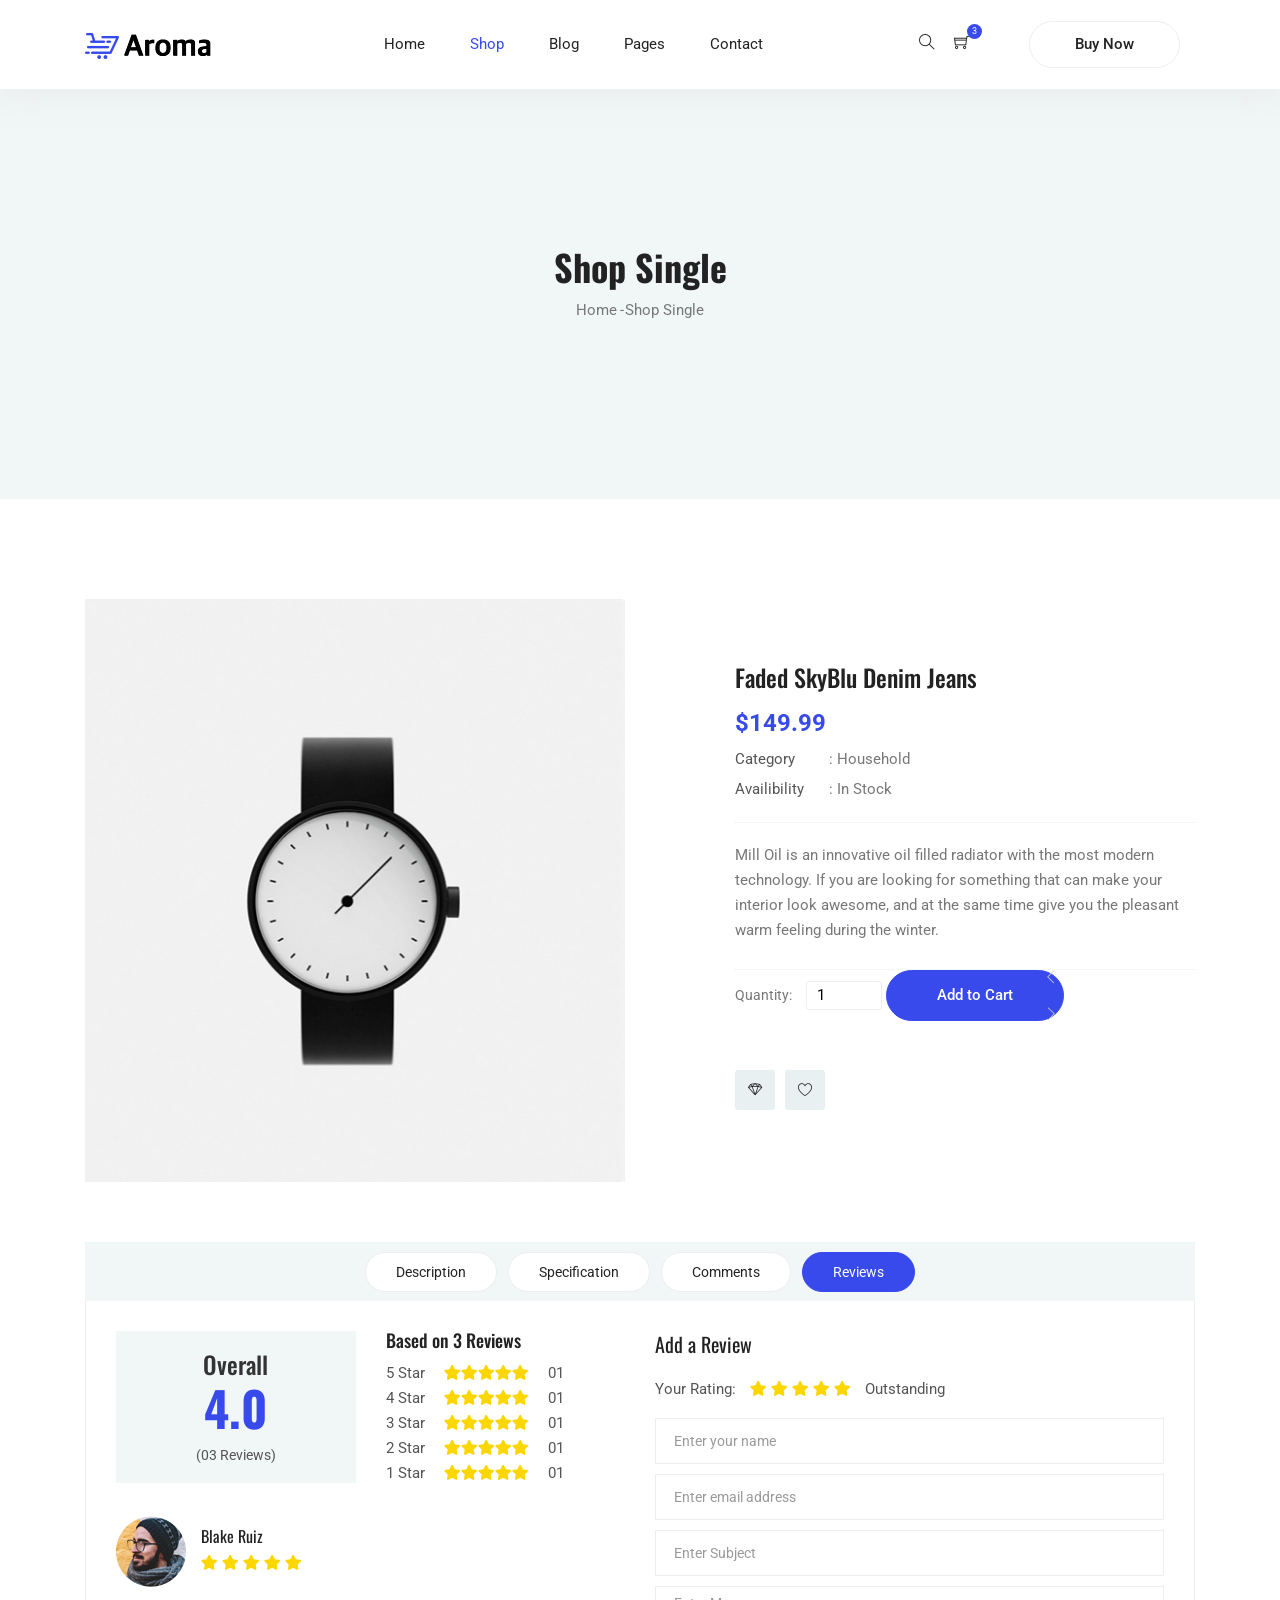
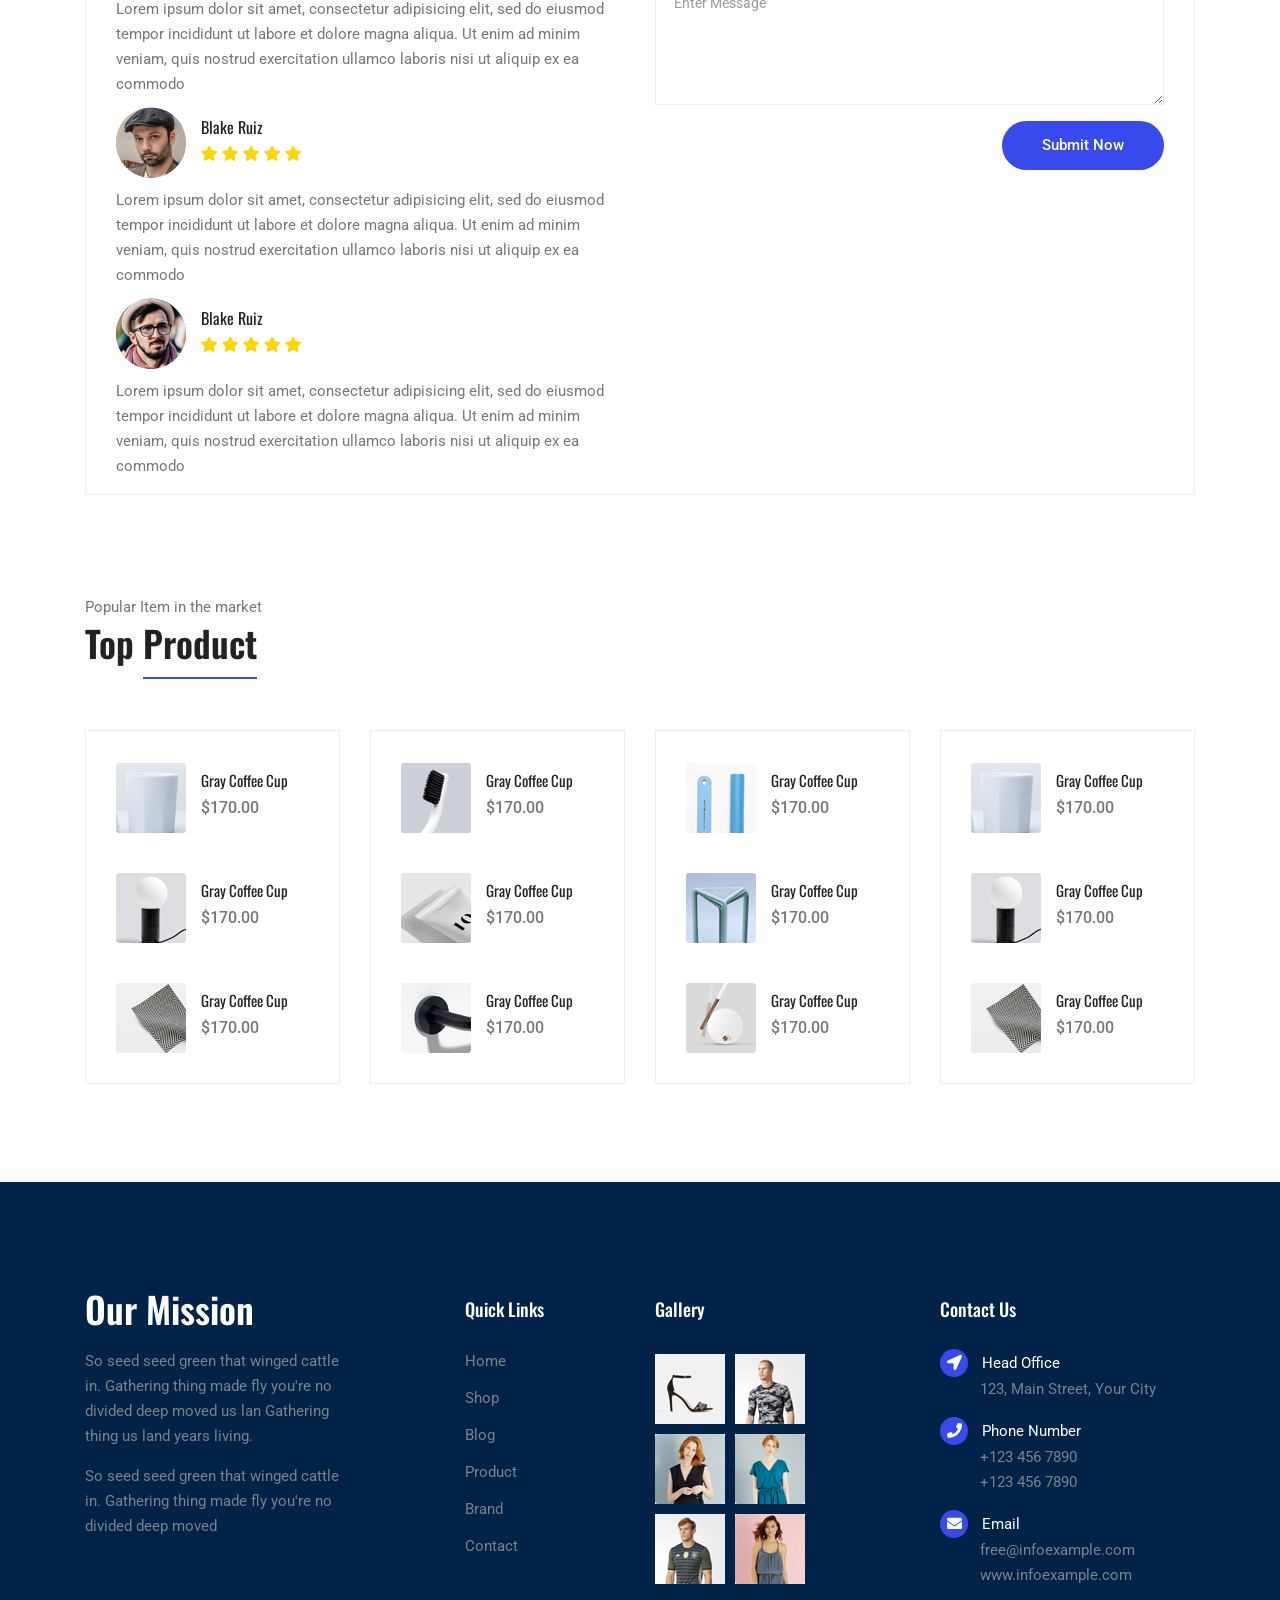
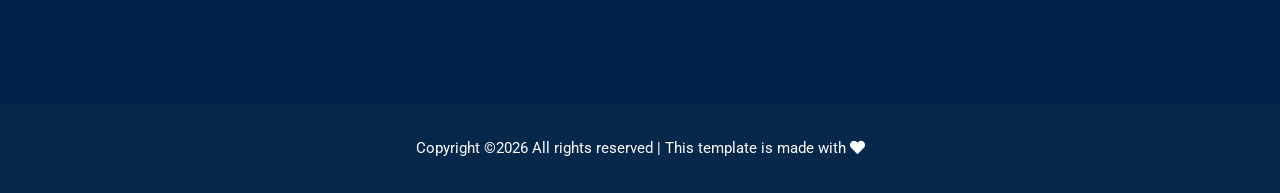
<file: single-product.html>
<!DOCTYPE html>
<html lang="en">
<head>
  <meta charset="UTF-8">
  <meta name="viewport" content="width=device-width, initial-scale=1.0">
  <meta http-equiv="X-UA-Compatible" content="ie=edge">
  <title>Aroma Shop - Product Details</title>
	<link rel="icon" href="img/Fevicon.png" type="image/png">
  <link rel="stylesheet" href="vendors/bootstrap/bootstrap.min.css">
  <link rel="stylesheet" href="vendors/fontawesome/css/all.min.css">
	<link rel="stylesheet" href="vendors/themify-icons/themify-icons.css">
	<link rel="stylesheet" href="vendors/linericon/style.css">
  <link rel="stylesheet" href="vendors/nice-select/nice-select.css">
  <link rel="stylesheet" href="vendors/owl-carousel/owl.theme.default.min.css">
  <link rel="stylesheet" href="vendors/owl-carousel/owl.carousel.min.css">

  <link rel="stylesheet" href="css/style.css">
</head>
<body>
	<!--================ Start Header Menu Area =================-->
	<header class="header_area">
    <div class="main_menu">
      <nav class="navbar navbar-expand-lg navbar-light">
        <div class="container">
          <a class="navbar-brand logo_h" href="index.html"><img src="img/logo.png" alt=""></a>
          <button class="navbar-toggler" type="button" data-toggle="collapse" data-target="#navbarSupportedContent"
            aria-controls="navbarSupportedContent" aria-expanded="false" aria-label="Toggle navigation">
            <span class="icon-bar"></span>
            <span class="icon-bar"></span>
            <span class="icon-bar"></span>
          </button>
          <div class="collapse navbar-collapse offset" id="navbarSupportedContent">
            <ul class="nav navbar-nav menu_nav ml-auto mr-auto">
              <li class="nav-item"><a class="nav-link" href="index.html">Home</a></li>
              <li class="nav-item active submenu dropdown">
                <a href="#" class="nav-link dropdown-toggle" data-toggle="dropdown" role="button" aria-haspopup="true"
                  aria-expanded="false">Shop</a>
                <ul class="dropdown-menu">
                  <li class="nav-item"><a class="nav-link" href="category.html">Shop Category</a></li>
                  <li class="nav-item"><a class="nav-link" href="single-product.html">Product Details</a></li>
                  <li class="nav-item"><a class="nav-link" href="checkout.html">Product Checkout</a></li>
                  <li class="nav-item"><a class="nav-link" href="confirmation.html">Confirmation</a></li>
                  <li class="nav-item"><a class="nav-link" href="cart.html">Shopping Cart</a></li>
                </ul>
							</li>
              <li class="nav-item submenu dropdown">
                <a href="#" class="nav-link dropdown-toggle" data-toggle="dropdown" role="button" aria-haspopup="true"
                  aria-expanded="false">Blog</a>
                <ul class="dropdown-menu">
                  <li class="nav-item"><a class="nav-link" href="blog.html">Blog</a></li>
                  <li class="nav-item"><a class="nav-link" href="single-blog.html">Blog Details</a></li>
                </ul>
							</li>
							<li class="nav-item submenu dropdown">
                <a href="#" class="nav-link dropdown-toggle" data-toggle="dropdown" role="button" aria-haspopup="true"
                  aria-expanded="false">Pages</a>
                <ul class="dropdown-menu">
									<li class="nav-item"><a class="nav-link" href="login.html">Login</a></li>
                  <li class="nav-item"><a class="nav-link" href="register.html">Register</a></li>									
                  <li class="nav-item"><a class="nav-link" href="tracking-order.html">Tracking</a></li>
                </ul>
              </li>
              <li class="nav-item"><a class="nav-link" href="contact.html">Contact</a></li>
            </ul>

            <ul class="nav-shop">
              <li class="nav-item"><button><i class="ti-search"></i></button></li>
              <li class="nav-item"><button><i class="ti-shopping-cart"></i><span class="nav-shop__circle">3</span></button> </li>
              <li class="nav-item"><a class="button button-header" href="#">Buy Now</a></li>
            </ul>
          </div>
        </div>
      </nav>
    </div>
  </header>
	<!--================ End Header Menu Area =================-->
	
	<!-- ================ start banner area ================= -->	
	<section class="blog-banner-area" id="blog">
		<div class="container h-100">
			<div class="blog-banner">
				<div class="text-center">
					<h1>Shop Single</h1>
					<nav aria-label="breadcrumb" class="banner-breadcrumb">
            <ol class="breadcrumb">
              <li class="breadcrumb-item"><a href="#">Home</a></li>
              <li class="breadcrumb-item active" aria-current="page">Shop Single</li>
            </ol>
          </nav>
				</div>
			</div>
    </div>
	</section>
	<!-- ================ end banner area ================= -->


  <!--================Single Product Area =================-->
	<div class="product_image_area">
		<div class="container">
			<div class="row s_product_inner">
				<div class="col-lg-6">
					<div class="owl-carousel owl-theme s_Product_carousel">
						<div class="single-prd-item">
							<img class="img-fluid" src="img/category/s-p1.jpg" alt="">
						</div>
						<!-- <div class="single-prd-item">
							<img class="img-fluid" src="img/category/s-p1.jpg" alt="">
						</div>
						<div class="single-prd-item">
							<img class="img-fluid" src="img/category/s-p1.jpg" alt="">
						</div> -->
					</div>
				</div>
				<div class="col-lg-5 offset-lg-1">
					<div class="s_product_text">
						<h3>Faded SkyBlu Denim Jeans</h3>
						<h2>$149.99</h2>
						<ul class="list">
							<li><a class="active" href="#"><span>Category</span> : Household</a></li>
							<li><a href="#"><span>Availibility</span> : In Stock</a></li>
						</ul>
						<p>Mill Oil is an innovative oil filled radiator with the most modern technology. If you are looking for
							something that can make your interior look awesome, and at the same time give you the pleasant warm feeling
							during the winter.</p>
						<div class="product_count">
              <label for="qty">Quantity:</label>
              <button onclick="var result = document.getElementById('sst'); var sst = result.value; if( !isNaN( sst )) result.value++;return false;"
							 class="increase items-count" type="button"><i class="ti-angle-left"></i></button>
							<input type="text" name="qty" id="sst" size="2" maxlength="12" value="1" title="Quantity:" class="input-text qty">
							<button onclick="var result = document.getElementById('sst'); var sst = result.value; if( !isNaN( sst ) &amp;&amp; sst > 0 ) result.value--;return false;"
               class="reduced items-count" type="button"><i class="ti-angle-right"></i></button>
							<a class="button primary-btn" href="#">Add to Cart</a>               
						</div>
						<div class="card_area d-flex align-items-center">
							<a class="icon_btn" href="#"><i class="lnr lnr lnr-diamond"></i></a>
							<a class="icon_btn" href="#"><i class="lnr lnr lnr-heart"></i></a>
						</div>
					</div>
				</div>
			</div>
		</div>
	</div>
	<!--================End Single Product Area =================-->

	<!--================Product Description Area =================-->
	<section class="product_description_area">
		<div class="container">
			<ul class="nav nav-tabs" id="myTab" role="tablist">
				<li class="nav-item">
					<a class="nav-link" id="home-tab" data-toggle="tab" href="#home" role="tab" aria-controls="home" aria-selected="true">Description</a>
				</li>
				<li class="nav-item">
					<a class="nav-link" id="profile-tab" data-toggle="tab" href="#profile" role="tab" aria-controls="profile"
					 aria-selected="false">Specification</a>
				</li>
				<li class="nav-item">
					<a class="nav-link" id="contact-tab" data-toggle="tab" href="#contact" role="tab" aria-controls="contact"
					 aria-selected="false">Comments</a>
				</li>
				<li class="nav-item">
					<a class="nav-link active" id="review-tab" data-toggle="tab" href="#review" role="tab" aria-controls="review"
					 aria-selected="false">Reviews</a>
				</li>
			</ul>
			<div class="tab-content" id="myTabContent">
				<div class="tab-pane fade" id="home" role="tabpanel" aria-labelledby="home-tab">
					<p>Beryl Cook is one of Britain’s most talented and amusing artists .Beryl’s pictures feature women of all shapes
						and sizes enjoying themselves .Born between the two world wars, Beryl Cook eventually left Kendrick School in
						Reading at the age of 15, where she went to secretarial school and then into an insurance office. After moving to
						London and then Hampton, she eventually married her next door neighbour from Reading, John Cook. He was an
						officer in the Merchant Navy and after he left the sea in 1956, they bought a pub for a year before John took a
						job in Southern Rhodesia with a motor company. Beryl bought their young son a box of watercolours, and when
						showing him how to use it, she decided that she herself quite enjoyed painting. John subsequently bought her a
						child’s painting set for her birthday and it was with this that she produced her first significant work, a
						half-length portrait of a dark-skinned lady with a vacant expression and large drooping breasts. It was aptly
						named ‘Hangover’ by Beryl’s husband and</p>
					<p>It is often frustrating to attempt to plan meals that are designed for one. Despite this fact, we are seeing
						more and more recipe books and Internet websites that are dedicated to the act of cooking for one. Divorce and
						the death of spouses or grown children leaving for college are all reasons that someone accustomed to cooking for
						more than one would suddenly need to learn how to adjust all the cooking practices utilized before into a
						streamlined plan of cooking that is more efficient for one person creating less</p>
				</div>
				<div class="tab-pane fade" id="profile" role="tabpanel" aria-labelledby="profile-tab">
					<div class="table-responsive">
						<table class="table">
							<tbody>
								<tr>
									<td>
										<h5>Width</h5>
									</td>
									<td>
										<h5>128mm</h5>
									</td>
								</tr>
								<tr>
									<td>
										<h5>Height</h5>
									</td>
									<td>
										<h5>508mm</h5>
									</td>
								</tr>
								<tr>
									<td>
										<h5>Depth</h5>
									</td>
									<td>
										<h5>85mm</h5>
									</td>
								</tr>
								<tr>
									<td>
										<h5>Weight</h5>
									</td>
									<td>
										<h5>52gm</h5>
									</td>
								</tr>
								<tr>
									<td>
										<h5>Quality checking</h5>
									</td>
									<td>
										<h5>yes</h5>
									</td>
								</tr>
								<tr>
									<td>
										<h5>Freshness Duration</h5>
									</td>
									<td>
										<h5>03days</h5>
									</td>
								</tr>
								<tr>
									<td>
										<h5>When packeting</h5>
									</td>
									<td>
										<h5>Without touch of hand</h5>
									</td>
								</tr>
								<tr>
									<td>
										<h5>Each Box contains</h5>
									</td>
									<td>
										<h5>60pcs</h5>
									</td>
								</tr>
							</tbody>
						</table>
					</div>
				</div>
				<div class="tab-pane fade" id="contact" role="tabpanel" aria-labelledby="contact-tab">
					<div class="row">
						<div class="col-lg-6">
							<div class="comment_list">
								<div class="review_item">
									<div class="media">
										<div class="d-flex">
											<img src="img/product/review-1.png" alt="">
										</div>
										<div class="media-body">
											<h4>Blake Ruiz</h4>
											<h5>12th Feb, 2018 at 05:56 pm</h5>
											<a class="reply_btn" href="#">Reply</a>
										</div>
									</div>
									<p>Lorem ipsum dolor sit amet, consectetur adipisicing elit, sed do eiusmod tempor incididunt ut labore et
										dolore magna aliqua. Ut enim ad minim veniam, quis nostrud exercitation ullamco laboris nisi ut aliquip ex ea
										commodo</p>
								</div>
								<div class="review_item reply">
									<div class="media">
										<div class="d-flex">
											<img src="img/product/review-2.png" alt="">
										</div>
										<div class="media-body">
											<h4>Blake Ruiz</h4>
											<h5>12th Feb, 2018 at 05:56 pm</h5>
											<a class="reply_btn" href="#">Reply</a>
										</div>
									</div>
									<p>Lorem ipsum dolor sit amet, consectetur adipisicing elit, sed do eiusmod tempor incididunt ut labore et
										dolore magna aliqua. Ut enim ad minim veniam, quis nostrud exercitation ullamco laboris nisi ut aliquip ex ea
										commodo</p>
								</div>
								<div class="review_item">
									<div class="media">
										<div class="d-flex">
											<img src="img/product/review-3.png" alt="">
										</div>
										<div class="media-body">
											<h4>Blake Ruiz</h4>
											<h5>12th Feb, 2018 at 05:56 pm</h5>
											<a class="reply_btn" href="#">Reply</a>
										</div>
									</div>
									<p>Lorem ipsum dolor sit amet, consectetur adipisicing elit, sed do eiusmod tempor incididunt ut labore et
										dolore magna aliqua. Ut enim ad minim veniam, quis nostrud exercitation ullamco laboris nisi ut aliquip ex ea
										commodo</p>
								</div>
							</div>
						</div>
						<div class="col-lg-6">
							<div class="review_box">
								<h4>Post a comment</h4>
								<form class="row contact_form" action="contact_process.php" method="post" id="contactForm" novalidate="novalidate">
									<div class="col-md-12">
										<div class="form-group">
											<input type="text" class="form-control" id="name" name="name" placeholder="Your Full name">
										</div>
									</div>
									<div class="col-md-12">
										<div class="form-group">
											<input type="email" class="form-control" id="email" name="email" placeholder="Email Address">
										</div>
									</div>
									<div class="col-md-12">
										<div class="form-group">
											<input type="text" class="form-control" id="number" name="number" placeholder="Phone Number">
										</div>
									</div>
									<div class="col-md-12">
										<div class="form-group">
											<textarea class="form-control" name="message" id="message" rows="1" placeholder="Message"></textarea>
										</div>
									</div>
									<div class="col-md-12 text-right">
										<button type="submit" value="submit" class="btn primary-btn">Submit Now</button>
									</div>
								</form>
							</div>
						</div>
					</div>
				</div>
				<div class="tab-pane fade show active" id="review" role="tabpanel" aria-labelledby="review-tab">
					<div class="row">
						<div class="col-lg-6">
							<div class="row total_rate">
								<div class="col-6">
									<div class="box_total">
										<h5>Overall</h5>
										<h4>4.0</h4>
										<h6>(03 Reviews)</h6>
									</div>
								</div>
								<div class="col-6">
									<div class="rating_list">
										<h3>Based on 3 Reviews</h3>
										<ul class="list">
											<li><a href="#">5 Star <i class="fa fa-star"></i><i class="fa fa-star"></i><i class="fa fa-star"></i><i
													 class="fa fa-star"></i><i class="fa fa-star"></i> 01</a></li>
											<li><a href="#">4 Star <i class="fa fa-star"></i><i class="fa fa-star"></i><i class="fa fa-star"></i><i
													 class="fa fa-star"></i><i class="fa fa-star"></i> 01</a></li>
											<li><a href="#">3 Star <i class="fa fa-star"></i><i class="fa fa-star"></i><i class="fa fa-star"></i><i
													 class="fa fa-star"></i><i class="fa fa-star"></i> 01</a></li>
											<li><a href="#">2 Star <i class="fa fa-star"></i><i class="fa fa-star"></i><i class="fa fa-star"></i><i
													 class="fa fa-star"></i><i class="fa fa-star"></i> 01</a></li>
											<li><a href="#">1 Star <i class="fa fa-star"></i><i class="fa fa-star"></i><i class="fa fa-star"></i><i
													 class="fa fa-star"></i><i class="fa fa-star"></i> 01</a></li>
										</ul>
									</div>
								</div>
							</div>
							<div class="review_list">
								<div class="review_item">
									<div class="media">
										<div class="d-flex">
											<img src="img/product/review-1.png" alt="">
										</div>
										<div class="media-body">
											<h4>Blake Ruiz</h4>
											<i class="fa fa-star"></i>
											<i class="fa fa-star"></i>
											<i class="fa fa-star"></i>
											<i class="fa fa-star"></i>
											<i class="fa fa-star"></i>
										</div>
									</div>
									<p>Lorem ipsum dolor sit amet, consectetur adipisicing elit, sed do eiusmod tempor incididunt ut labore et
										dolore magna aliqua. Ut enim ad minim veniam, quis nostrud exercitation ullamco laboris nisi ut aliquip ex ea
										commodo</p>
								</div>
								<div class="review_item">
									<div class="media">
										<div class="d-flex">
											<img src="img/product/review-2.png" alt="">
										</div>
										<div class="media-body">
											<h4>Blake Ruiz</h4>
											<i class="fa fa-star"></i>
											<i class="fa fa-star"></i>
											<i class="fa fa-star"></i>
											<i class="fa fa-star"></i>
											<i class="fa fa-star"></i>
										</div>
									</div>
									<p>Lorem ipsum dolor sit amet, consectetur adipisicing elit, sed do eiusmod tempor incididunt ut labore et
										dolore magna aliqua. Ut enim ad minim veniam, quis nostrud exercitation ullamco laboris nisi ut aliquip ex ea
										commodo</p>
								</div>
								<div class="review_item">
									<div class="media">
										<div class="d-flex">
											<img src="img/product/review-3.png" alt="">
										</div>
										<div class="media-body">
											<h4>Blake Ruiz</h4>
											<i class="fa fa-star"></i>
											<i class="fa fa-star"></i>
											<i class="fa fa-star"></i>
											<i class="fa fa-star"></i>
											<i class="fa fa-star"></i>
										</div>
									</div>
									<p>Lorem ipsum dolor sit amet, consectetur adipisicing elit, sed do eiusmod tempor incididunt ut labore et
										dolore magna aliqua. Ut enim ad minim veniam, quis nostrud exercitation ullamco laboris nisi ut aliquip ex ea
										commodo</p>
								</div>
							</div>
						</div>
						<div class="col-lg-6">
							<div class="review_box">
								<h4>Add a Review</h4>
								<p>Your Rating:</p>
								<ul class="list">
									<li><a href="#"><i class="fa fa-star"></i></a></li>
									<li><a href="#"><i class="fa fa-star"></i></a></li>
									<li><a href="#"><i class="fa fa-star"></i></a></li>
									<li><a href="#"><i class="fa fa-star"></i></a></li>
									<li><a href="#"><i class="fa fa-star"></i></a></li>
								</ul>
								<p>Outstanding</p>
                <form action="#/" class="form-contact form-review mt-3">
                  <div class="form-group">
                    <input class="form-control" name="name" type="text" placeholder="Enter your name" required>
                  </div>
                  <div class="form-group">
                    <input class="form-control" name="email" type="email" placeholder="Enter email address" required>
                  </div>
                  <div class="form-group">
                    <input class="form-control" name="subject" type="text" placeholder="Enter Subject">
                  </div>
                  <div class="form-group">
                    <textarea class="form-control different-control w-100" name="textarea" id="textarea" cols="30" rows="5" placeholder="Enter Message"></textarea>
                  </div>
                  <div class="form-group text-center text-md-right mt-3">
                    <button type="submit" class="button button--active button-review">Submit Now</button>
                  </div>
                </form>
							</div>
						</div>
					</div>
				</div>
			</div>
		</div>
	</section>
	<!--================End Product Description Area =================-->

	<!--================ Start related Product area =================-->  
	<section class="related-product-area section-margin--small mt-0">
		<div class="container">
			<div class="section-intro pb-60px">
        <p>Popular Item in the market</p>
        <h2>Top <span class="section-intro__style">Product</span></h2>
      </div>
			<div class="row mt-30">
        <div class="col-sm-6 col-xl-3 mb-4 mb-xl-0">
          <div class="single-search-product-wrapper">
            <div class="single-search-product d-flex">
              <a href="#"><img src="img/product/product-sm-1.png" alt=""></a>
              <div class="desc">
                  <a href="#" class="title">Gray Coffee Cup</a>
                  <div class="price">$170.00</div>
              </div>
            </div>
            <div class="single-search-product d-flex">
              <a href="#"><img src="img/product/product-sm-2.png" alt=""></a>
              <div class="desc">
                <a href="#" class="title">Gray Coffee Cup</a>
                <div class="price">$170.00</div>
              </div>
            </div>
            <div class="single-search-product d-flex">
              <a href="#"><img src="img/product/product-sm-3.png" alt=""></a>
              <div class="desc">
                <a href="#" class="title">Gray Coffee Cup</a>
                <div class="price">$170.00</div>
              </div>
            </div>
          </div>
        </div>

        <div class="col-sm-6 col-xl-3 mb-4 mb-xl-0">
          <div class="single-search-product-wrapper">
            <div class="single-search-product d-flex">
              <a href="#"><img src="img/product/product-sm-4.png" alt=""></a>
              <div class="desc">
                  <a href="#" class="title">Gray Coffee Cup</a>
                  <div class="price">$170.00</div>
              </div>
            </div>
            <div class="single-search-product d-flex">
              <a href="#"><img src="img/product/product-sm-5.png" alt=""></a>
              <div class="desc">
                <a href="#" class="title">Gray Coffee Cup</a>
                <div class="price">$170.00</div>
              </div>
            </div>
            <div class="single-search-product d-flex">
              <a href="#"><img src="img/product/product-sm-6.png" alt=""></a>
              <div class="desc">
                <a href="#" class="title">Gray Coffee Cup</a>
                <div class="price">$170.00</div>
              </div>
            </div>
          </div>
        </div>

        <div class="col-sm-6 col-xl-3 mb-4 mb-xl-0">
          <div class="single-search-product-wrapper">
            <div class="single-search-product d-flex">
              <a href="#"><img src="img/product/product-sm-7.png" alt=""></a>
              <div class="desc">
                  <a href="#" class="title">Gray Coffee Cup</a>
                  <div class="price">$170.00</div>
              </div>
            </div>
            <div class="single-search-product d-flex">
              <a href="#"><img src="img/product/product-sm-8.png" alt=""></a>
              <div class="desc">
                <a href="#" class="title">Gray Coffee Cup</a>
                <div class="price">$170.00</div>
              </div>
            </div>
            <div class="single-search-product d-flex">
              <a href="#"><img src="img/product/product-sm-9.png" alt=""></a>
              <div class="desc">
                <a href="#" class="title">Gray Coffee Cup</a>
                <div class="price">$170.00</div>
              </div>
            </div>
          </div>
        </div>

        <div class="col-sm-6 col-xl-3 mb-4 mb-xl-0">
          <div class="single-search-product-wrapper">
            <div class="single-search-product d-flex">
              <a href="#"><img src="img/product/product-sm-1.png" alt=""></a>
              <div class="desc">
                  <a href="#" class="title">Gray Coffee Cup</a>
                  <div class="price">$170.00</div>
              </div>
            </div>
            <div class="single-search-product d-flex">
              <a href="#"><img src="img/product/product-sm-2.png" alt=""></a>
              <div class="desc">
                <a href="#" class="title">Gray Coffee Cup</a>
                <div class="price">$170.00</div>
              </div>
            </div>
            <div class="single-search-product d-flex">
              <a href="#"><img src="img/product/product-sm-3.png" alt=""></a>
              <div class="desc">
                <a href="#" class="title">Gray Coffee Cup</a>
                <div class="price">$170.00</div>
              </div>
            </div>
          </div>
        </div>
      </div>
		</div>
	</section>
	<!--================ end related Product area =================-->  	

  <!--================ Start footer Area  =================-->	
	<footer>
		<div class="footer-area footer-only">
			<div class="container">
				<div class="row section_gap">
					<div class="col-lg-3 col-md-6 col-sm-6">
						<div class="single-footer-widget tp_widgets ">
							<h4 class="footer_title large_title">Our Mission</h4>
							<p>
								So seed seed green that winged cattle in. Gathering thing made fly you're no 
								divided deep moved us lan Gathering thing us land years living.
							</p>
							<p>
								So seed seed green that winged cattle in. Gathering thing made fly you're no divided deep moved 
							</p>
						</div>
					</div>
					<div class="offset-lg-1 col-lg-2 col-md-6 col-sm-6">
						<div class="single-footer-widget tp_widgets">
							<h4 class="footer_title">Quick Links</h4>
							<ul class="list">
								<li><a href="#">Home</a></li>
								<li><a href="#">Shop</a></li>
								<li><a href="#">Blog</a></li>
								<li><a href="#">Product</a></li>
								<li><a href="#">Brand</a></li>
								<li><a href="#">Contact</a></li>
							</ul>
						</div>
					</div>
					<div class="col-lg-2 col-md-6 col-sm-6">
						<div class="single-footer-widget instafeed">
							<h4 class="footer_title">Gallery</h4>
							<ul class="list instafeed d-flex flex-wrap">
								<li><img src="img/gallery/r1.jpg" alt=""></li>
								<li><img src="img/gallery/r2.jpg" alt=""></li>
								<li><img src="img/gallery/r3.jpg" alt=""></li>
								<li><img src="img/gallery/r5.jpg" alt=""></li>
								<li><img src="img/gallery/r7.jpg" alt=""></li>
								<li><img src="img/gallery/r8.jpg" alt=""></li>
							</ul>
						</div>
					</div>
					<div class="offset-lg-1 col-lg-3 col-md-6 col-sm-6">
						<div class="single-footer-widget tp_widgets">
							<h4 class="footer_title">Contact Us</h4>
							<div class="ml-40">
								<p class="sm-head">
									<span class="fa fa-location-arrow"></span>
									Head Office
								</p>
								<p>123, Main Street, Your City</p>
	
								<p class="sm-head">
									<span class="fa fa-phone"></span>
									Phone Number
								</p>
								<p>
									+123 456 7890 <br>
									+123 456 7890
								</p>
	
								<p class="sm-head">
									<span class="fa fa-envelope"></span>
									Email
								</p>
								<p>
									free@infoexample.com <br>
									www.infoexample.com
								</p>
							</div>
						</div>
					</div>
				</div>
			</div>
		</div>

		<div class="footer-bottom">
			<div class="container">
				<div class="row d-flex">
					<p class="col-lg-12 footer-text text-center">
						<!-- Link back to Colorlib can't be removed. Template is licensed under CC BY 3.0. -->
Copyright &copy;<script>document.write(new Date().getFullYear());</script> All rights reserved | This template is made with <i class="fa fa-heart" aria-hidden="true"></i> 
<!-- Link back to Colorlib can't be removed. Template is licensed under CC BY 3.0. --></p>
				</div>
			</div>
		</div>
	</footer>
	<!--================ End footer Area  =================-->



  <script src="vendors/jquery/jquery-3.2.1.min.js"></script>
  <script src="vendors/bootstrap/bootstrap.bundle.min.js"></script>
  <script src="vendors/skrollr.min.js"></script>
  <script src="vendors/owl-carousel/owl.carousel.min.js"></script>
  <script src="vendors/nice-select/jquery.nice-select.min.js"></script>
  <script src="vendors/jquery.ajaxchimp.min.js"></script>
  <script src="vendors/mail-script.js"></script>
  <script src="js/main.js"></script>
</body>
</html>
</file>
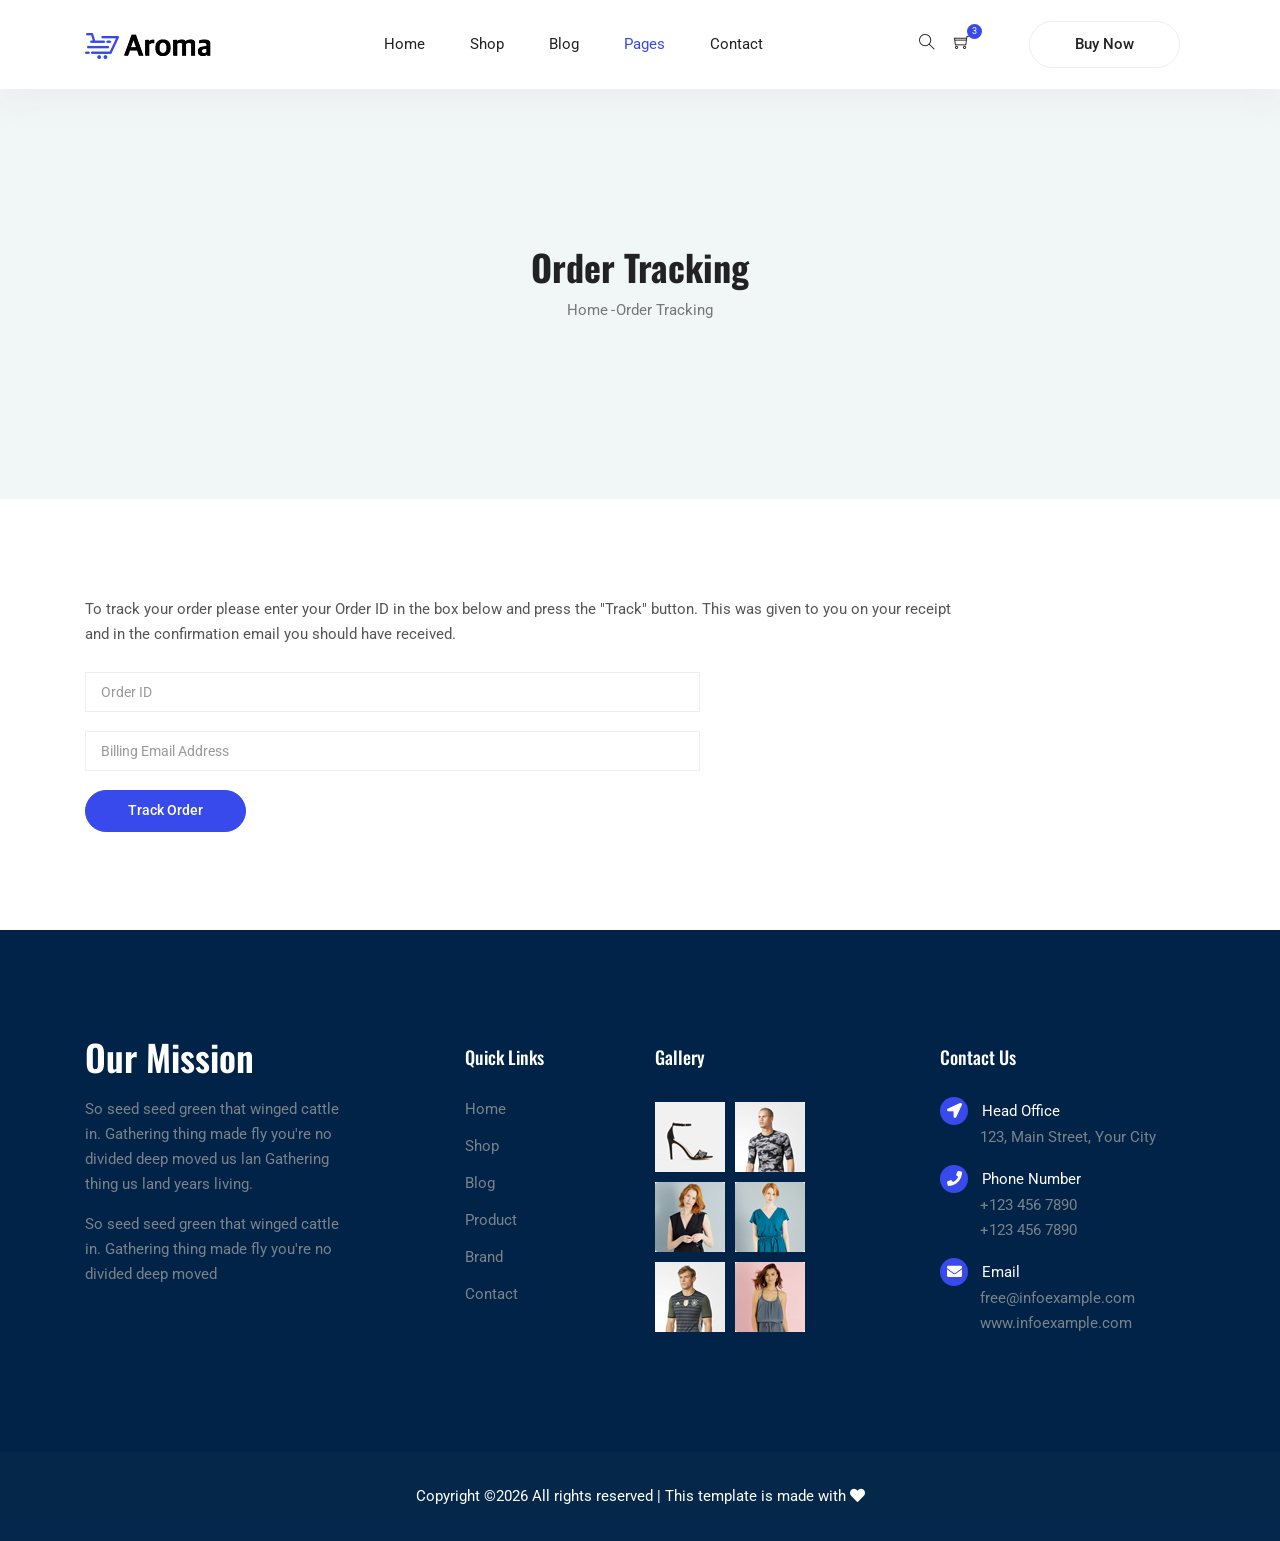
<file: tracking-order.html>
<!DOCTYPE html>
<html lang="en">
<head>
  <meta charset="UTF-8">
  <meta name="viewport" content="width=device-width, initial-scale=1.0">
  <meta http-equiv="X-UA-Compatible" content="ie=edge">
  <title>Aroma Shop - Order Tracking</title>
	<link rel="icon" href="img/Fevicon.png" type="image/png">
  <link rel="stylesheet" href="vendors/bootstrap/bootstrap.min.css">
  <link rel="stylesheet" href="vendors/fontawesome/css/all.min.css">
	<link rel="stylesheet" href="vendors/themify-icons/themify-icons.css">
	<link rel="stylesheet" href="vendors/linericon/style.css">
  <link rel="stylesheet" href="vendors/owl-carousel/owl.theme.default.min.css">
  <link rel="stylesheet" href="vendors/owl-carousel/owl.carousel.min.css">
  <link rel="stylesheet" href="vendors/nice-select/nice-select.css">
  <link rel="stylesheet" href="vendors/nouislider/nouislider.min.css">

  <link rel="stylesheet" href="css/style.css">
</head>
<body>
	<!--================ Start Header Menu Area =================-->
	<header class="header_area">
    <div class="main_menu">
      <nav class="navbar navbar-expand-lg navbar-light">
        <div class="container">
          <a class="navbar-brand logo_h" href="index.html"><img src="img/logo.png" alt=""></a>
          <button class="navbar-toggler" type="button" data-toggle="collapse" data-target="#navbarSupportedContent"
            aria-controls="navbarSupportedContent" aria-expanded="false" aria-label="Toggle navigation">
            <span class="icon-bar"></span>
            <span class="icon-bar"></span>
            <span class="icon-bar"></span>
          </button>
          <div class="collapse navbar-collapse offset" id="navbarSupportedContent">
            <ul class="nav navbar-nav menu_nav ml-auto mr-auto">
              <li class="nav-item"><a class="nav-link" href="index.html">Home</a></li>
              <li class="nav-item submenu dropdown">
                <a href="#" class="nav-link dropdown-toggle" data-toggle="dropdown" role="button" aria-haspopup="true"
                  aria-expanded="false">Shop</a>
                <ul class="dropdown-menu">
                  <li class="nav-item"><a class="nav-link" href="category.html">Shop Category</a></li>
                  <li class="nav-item"><a class="nav-link" href="single-product.html">Blog Details</a></li>
                  <li class="nav-item"><a class="nav-link" href="checkout.html">Product Checkout</a></li>
                  <li class="nav-item"><a class="nav-link" href="confirmation.html">Confirmation</a></li>
                  <li class="nav-item"><a class="nav-link" href="cart.html">Shopping Cart</a></li>
                </ul>
							</li>
              <li class="nav-item submenu dropdown">
                <a href="#" class="nav-link dropdown-toggle" data-toggle="dropdown" role="button" aria-haspopup="true"
                  aria-expanded="false">Blog</a>
                <ul class="dropdown-menu">
                  <li class="nav-item"><a class="nav-link" href="blog.html">Blog</a></li>
                  <li class="nav-item"><a class="nav-link" href="single-blog.html">Blog Details</a></li>
                </ul>
							</li>
							<li class="nav-item active submenu dropdown">
                <a href="#" class="nav-link dropdown-toggle" data-toggle="dropdown" role="button" aria-haspopup="true"
                  aria-expanded="false">Pages</a>
                <ul class="dropdown-menu">
									<li class="nav-item"><a class="nav-link" href="login.html">Login</a></li>
                  <li class="nav-item"><a class="nav-link" href="register.html">Register</a></li>									
                  <li class="nav-item"><a class="nav-link" href="tracking-order.html">Tracking</a></li>
                </ul>
              </li>
              <li class="nav-item"><a class="nav-link" href="contact.html">Contact</a></li>
            </ul>

            <ul class="nav-shop">
              <li class="nav-item"><button><i class="ti-search"></i></button></li>
              <li class="nav-item"><button><i class="ti-shopping-cart"></i><span class="nav-shop__circle">3</span></button> </li>
              <li class="nav-item"><a class="button button-header" href="#">Buy Now</a></li>
            </ul>
          </div>
        </div>
      </nav>
    </div>
  </header>
	<!--================ End Header Menu Area =================-->
  
	<!-- ================ start banner area ================= -->	
	<section class="blog-banner-area" id="category">
		<div class="container h-100">
			<div class="blog-banner">
				<div class="text-center">
					<h1>Order Tracking</h1>
					<nav aria-label="breadcrumb" class="banner-breadcrumb">
            <ol class="breadcrumb">
              <li class="breadcrumb-item"><a href="#">Home</a></li>
              <li class="breadcrumb-item active" aria-current="page">Order Tracking</li>
            </ol>
          </nav>
				</div>
			</div>
    </div>
	</section>
	<!-- ================ end banner area ================= -->
  
  
  <!--================Tracking Box Area =================-->
  <section class="tracking_box_area section-margin--small">
      <div class="container">
          <div class="tracking_box_inner">
              <p>To track your order please enter your Order ID in the box below and press the "Track" button. This
                  was given to you on your receipt and in the confirmation email you should have received.</p>
              <form class="row tracking_form" action="#" method="post" novalidate="novalidate">
                  <div class="col-md-12 form-group">
                      <input type="text" class="form-control" id="order" name="order" placeholder="Order ID" onfocus="this.placeholder = ''" onblur="this.placeholder = 'Order ID'">
                  </div>
                  <div class="col-md-12 form-group">
                      <input type="email" class="form-control" id="email" name="email" placeholder="Billing Email Address" onfocus="this.placeholder = ''" onblur="this.placeholder = 'Billing Email Address'">
                  </div>
                  <div class="col-md-12 form-group">
                      <button type="submit" value="submit" class="button button-tracking">Track Order</button>
                  </div>
              </form>
          </div>
      </div>
  </section>
  <!--================End Tracking Box Area =================-->



  <!--================ Start footer Area  =================-->	
	<footer>
		<div class="footer-area footer-only">
			<div class="container">
				<div class="row section_gap">
					<div class="col-lg-3 col-md-6 col-sm-6">
						<div class="single-footer-widget tp_widgets ">
							<h4 class="footer_title large_title">Our Mission</h4>
							<p>
								So seed seed green that winged cattle in. Gathering thing made fly you're no 
								divided deep moved us lan Gathering thing us land years living.
							</p>
							<p>
								So seed seed green that winged cattle in. Gathering thing made fly you're no divided deep moved 
							</p>
						</div>
					</div>
					<div class="offset-lg-1 col-lg-2 col-md-6 col-sm-6">
						<div class="single-footer-widget tp_widgets">
							<h4 class="footer_title">Quick Links</h4>
							<ul class="list">
								<li><a href="#">Home</a></li>
								<li><a href="#">Shop</a></li>
								<li><a href="#">Blog</a></li>
								<li><a href="#">Product</a></li>
								<li><a href="#">Brand</a></li>
								<li><a href="#">Contact</a></li>
							</ul>
						</div>
					</div>
					<div class="col-lg-2 col-md-6 col-sm-6">
						<div class="single-footer-widget instafeed">
							<h4 class="footer_title">Gallery</h4>
							<ul class="list instafeed d-flex flex-wrap">
								<li><img src="img/gallery/r1.jpg" alt=""></li>
								<li><img src="img/gallery/r2.jpg" alt=""></li>
								<li><img src="img/gallery/r3.jpg" alt=""></li>
								<li><img src="img/gallery/r5.jpg" alt=""></li>
								<li><img src="img/gallery/r7.jpg" alt=""></li>
								<li><img src="img/gallery/r8.jpg" alt=""></li>
							</ul>
						</div>
					</div>
					<div class="offset-lg-1 col-lg-3 col-md-6 col-sm-6">
						<div class="single-footer-widget tp_widgets">
							<h4 class="footer_title">Contact Us</h4>
							<div class="ml-40">
								<p class="sm-head">
									<span class="fa fa-location-arrow"></span>
									Head Office
								</p>
								<p>123, Main Street, Your City</p>
	
								<p class="sm-head">
									<span class="fa fa-phone"></span>
									Phone Number
								</p>
								<p>
									+123 456 7890 <br>
									+123 456 7890
								</p>
	
								<p class="sm-head">
									<span class="fa fa-envelope"></span>
									Email
								</p>
								<p>
									free@infoexample.com <br>
									www.infoexample.com
								</p>
							</div>
						</div>
					</div>
				</div>
			</div>
		</div>

		<div class="footer-bottom">
			<div class="container">
				<div class="row d-flex">
					<p class="col-lg-12 footer-text text-center">
						<!-- Link back to Colorlib can't be removed. Template is licensed under CC BY 3.0. -->
Copyright &copy;<script>document.write(new Date().getFullYear());</script> All rights reserved | This template is made with <i class="fa fa-heart" aria-hidden="true"></i> 
<!-- Link back to Colorlib can't be removed. Template is licensed under CC BY 3.0. --></p>
				</div>
			</div>
		</div>
	</footer>
	<!--================ End footer Area  =================-->



  <script src="vendors/jquery/jquery-3.2.1.min.js"></script>
  <script src="vendors/bootstrap/bootstrap.bundle.min.js"></script>
  <script src="vendors/skrollr.min.js"></script>
  <script src="vendors/owl-carousel/owl.carousel.min.js"></script>
  <script src="vendors/nice-select/jquery.nice-select.min.js"></script>
  <script src="vendors/jquery.ajaxchimp.min.js"></script>
  <script src="vendors/mail-script.js"></script>
  <script src="js/main.js"></script>
</body>
</html>
</file>
<file: vendors/themify-icons/themify-icons.css>
@font-face {
	font-family: 'themify';
	src:url('fonts/themify.eot?-fvbane');
	src:url('fonts/themify.eot?#iefix-fvbane') format('embedded-opentype'),
		url('fonts/themify.woff?-fvbane') format('woff'),
		url('fonts/themify.ttf?-fvbane') format('truetype'),
		url('fonts/themify.svg?-fvbane#themify') format('svg');
	font-weight: normal;
	font-style: normal;
}

[class^="ti-"], [class*=" ti-"] {
	font-family: 'themify';
	speak: none;
	font-style: normal;
	font-weight: normal;
	font-variant: normal;
	text-transform: none;
	line-height: 1;

	/* Better Font Rendering =========== */
	-webkit-font-smoothing: antialiased;
	-moz-osx-font-smoothing: grayscale;
}

.ti-wand:before {
	content: "\e600";
}
.ti-volume:before {
	content: "\e601";
}
.ti-user:before {
	content: "\e602";
}
.ti-unlock:before {
	content: "\e603";
}
.ti-unlink:before {
	content: "\e604";
}
.ti-trash:before {
	content: "\e605";
}
.ti-thought:before {
	content: "\e606";
}
.ti-target:before {
	content: "\e607";
}
.ti-tag:before {
	content: "\e608";
}
.ti-tablet:before {
	content: "\e609";
}
.ti-star:before {
	content: "\e60a";
}
.ti-spray:before {
	content: "\e60b";
}
.ti-signal:before {
	content: "\e60c";
}
.ti-shopping-cart:before {
	content: "\e60d";
}
.ti-shopping-cart-full:before {
	content: "\e60e";
}
.ti-settings:before {
	content: "\e60f";
}
.ti-search:before {
	content: "\e610";
}
.ti-zoom-in:before {
	content: "\e611";
}
.ti-zoom-out:before {
	content: "\e612";
}
.ti-cut:before {
	content: "\e613";
}
.ti-ruler:before {
	content: "\e614";
}
.ti-ruler-pencil:before {
	content: "\e615";
}
.ti-ruler-alt:before {
	content: "\e616";
}
.ti-bookmark:before {
	content: "\e617";
}
.ti-bookmark-alt:before {
	content: "\e618";
}
.ti-reload:before {
	content: "\e619";
}
.ti-plus:before {
	content: "\e61a";
}
.ti-pin:before {
	content: "\e61b";
}
.ti-pencil:before {
	content: "\e61c";
}
.ti-pencil-alt:before {
	content: "\e61d";
}
.ti-paint-roller:before {
	content: "\e61e";
}
.ti-paint-bucket:before {
	content: "\e61f";
}
.ti-na:before {
	content: "\e620";
}
.ti-mobile:before {
	content: "\e621";
}
.ti-minus:before {
	content: "\e622";
}
.ti-medall:before {
	content: "\e623";
}
.ti-medall-alt:before {
	content: "\e624";
}
.ti-marker:before {
	content: "\e625";
}
.ti-marker-alt:before {
	content: "\e626";
}
.ti-arrow-up:before {
	content: "\e627";
}
.ti-arrow-right:before {
	content: "\e628";
}
.ti-arrow-left:before {
	content: "\e629";
}
.ti-arrow-down:before {
	content: "\e62a";
}
.ti-lock:before {
	content: "\e62b";
}
.ti-location-arrow:before {
	content: "\e62c";
}
.ti-link:before {
	content: "\e62d";
}
.ti-layout:before {
	content: "\e62e";
}
.ti-layers:before {
	content: "\e62f";
}
.ti-layers-alt:before {
	content: "\e630";
}
.ti-key:before {
	content: "\e631";
}
.ti-import:before {
	content: "\e632";
}
.ti-image:before {
	content: "\e633";
}
.ti-heart:before {
	content: "\e634";
}
.ti-heart-broken:before {
	content: "\e635";
}
.ti-hand-stop:before {
	content: "\e636";
}
.ti-hand-open:before {
	content: "\e637";
}
.ti-hand-drag:before {
	content: "\e638";
}
.ti-folder:before {
	content: "\e639";
}
.ti-flag:before {
	content: "\e63a";
}
.ti-flag-alt:before {
	content: "\e63b";
}
.ti-flag-alt-2:before {
	content: "\e63c";
}
.ti-eye:before {
	content: "\e63d";
}
.ti-export:before {
	content: "\e63e";
}
.ti-exchange-vertical:before {
	content: "\e63f";
}
.ti-desktop:before {
	content: "\e640";
}
.ti-cup:before {
	content: "\e641";
}
.ti-crown:before {
	content: "\e642";
}
.ti-comments:before {
	content: "\e643";
}
.ti-comment:before {
	content: "\e644";
}
.ti-comment-alt:before {
	content: "\e645";
}
.ti-close:before {
	content: "\e646";
}
.ti-clip:before {
	content: "\e647";
}
.ti-angle-up:before {
	content: "\e648";
}
.ti-angle-right:before {
	content: "\e649";
}
.ti-angle-left:before {
	content: "\e64a";
}
.ti-angle-down:before {
	content: "\e64b";
}
.ti-check:before {
	content: "\e64c";
}
.ti-check-box:before {
	content: "\e64d";
}
.ti-camera:before {
	content: "\e64e";
}
.ti-announcement:before {
	content: "\e64f";
}
.ti-brush:before {
	content: "\e650";
}
.ti-briefcase:before {
	content: "\e651";
}
.ti-bolt:before {
	content: "\e652";
}
.ti-bolt-alt:before {
	content: "\e653";
}
.ti-blackboard:before {
	content: "\e654";
}
.ti-bag:before {
	content: "\e655";
}
.ti-move:before {
	content: "\e656";
}
.ti-arrows-vertical:before {
	content: "\e657";
}
.ti-arrows-horizontal:before {
	content: "\e658";
}
.ti-fullscreen:before {
	content: "\e659";
}
.ti-arrow-top-right:before {
	content: "\e65a";
}
.ti-arrow-top-left:before {
	content: "\e65b";
}
.ti-arrow-circle-up:before {
	content: "\e65c";
}
.ti-arrow-circle-right:before {
	content: "\e65d";
}
.ti-arrow-circle-left:before {
	content: "\e65e";
}
.ti-arrow-circle-down:before {
	content: "\e65f";
}
.ti-angle-double-up:before {
	content: "\e660";
}
.ti-angle-double-right:before {
	content: "\e661";
}
.ti-angle-double-left:before {
	content: "\e662";
}
.ti-angle-double-down:before {
	content: "\e663";
}
.ti-zip:before {
	content: "\e664";
}
.ti-world:before {
	content: "\e665";
}
.ti-wheelchair:before {
	content: "\e666";
}
.ti-view-list:before {
	content: "\e667";
}
.ti-view-list-alt:before {
	content: "\e668";
}
.ti-view-grid:before {
	content: "\e669";
}
.ti-uppercase:before {
	content: "\e66a";
}
.ti-upload:before {
	content: "\e66b";
}
.ti-underline:before {
	content: "\e66c";
}
.ti-truck:before {
	content: "\e66d";
}
.ti-timer:before {
	content: "\e66e";
}
.ti-ticket:before {
	content: "\e66f";
}
.ti-thumb-up:before {
	content: "\e670";
}
.ti-thumb-down:before {
	content: "\e671";
}
.ti-text:before {
	content: "\e672";
}
.ti-stats-up:before {
	content: "\e673";
}
.ti-stats-down:before {
	content: "\e674";
}
.ti-split-v:before {
	content: "\e675";
}
.ti-split-h:before {
	content: "\e676";
}
.ti-smallcap:before {
	content: "\e677";
}
.ti-shine:before {
	content: "\e678";
}
.ti-shift-right:before {
	content: "\e679";
}
.ti-shift-left:before {
	content: "\e67a";
}
.ti-shield:before {
	content: "\e67b";
}
.ti-notepad:before {
	content: "\e67c";
}
.ti-server:before {
	content: "\e67d";
}
.ti-quote-right:before {
	content: "\e67e";
}
.ti-quote-left:before {
	content: "\e67f";
}
.ti-pulse:before {
	content: "\e680";
}
.ti-printer:before {
	content: "\e681";
}
.ti-power-off:before {
	content: "\e682";
}
.ti-plug:before {
	content: "\e683";
}
.ti-pie-chart:before {
	content: "\e684";
}
.ti-paragraph:before {
	content: "\e685";
}
.ti-panel:before {
	content: "\e686";
}
.ti-package:before {
	content: "\e687";
}
.ti-music:before {
	content: "\e688";
}
.ti-music-alt:before {
	content: "\e689";
}
.ti-mouse:before {
	content: "\e68a";
}
.ti-mouse-alt:before {
	content: "\e68b";
}
.ti-money:before {
	content: "\e68c";
}
.ti-microphone:before {
	content: "\e68d";
}
.ti-menu:before {
	content: "\e68e";
}
.ti-menu-alt:before {
	content: "\e68f";
}
.ti-map:before {
	content: "\e690";
}
.ti-map-alt:before {
	content: "\e691";
}
.ti-loop:before {
	content: "\e692";
}
.ti-location-pin:before {
	content: "\e693";
}
.ti-list:before {
	content: "\e694";
}
.ti-light-bulb:before {
	content: "\e695";
}
.ti-Italic:before {
	content: "\e696";
}
.ti-info:before {
	content: "\e697";
}
.ti-infinite:before {
	content: "\e698";
}
.ti-id-badge:before {
	content: "\e699";
}
.ti-hummer:before {
	content: "\e69a";
}
.ti-home:before {
	content: "\e69b";
}
.ti-help:before {
	content: "\e69c";
}
.ti-headphone:before {
	content: "\e69d";
}
.ti-harddrives:before {
	content: "\e69e";
}
.ti-harddrive:before {
	content: "\e69f";
}
.ti-gift:before {
	content: "\e6a0";
}
.ti-game:before {
	content: "\e6a1";
}
.ti-filter:before {
	content: "\e6a2";
}
.ti-files:before {
	content: "\e6a3";
}
.ti-file:before {
	content: "\e6a4";
}
.ti-eraser:before {
	content: "\e6a5";
}
.ti-envelope:before {
	content: "\e6a6";
}
.ti-download:before {
	content: "\e6a7";
}
.ti-direction:before {
	content: "\e6a8";
}
.ti-direction-alt:before {
	content: "\e6a9";
}
.ti-dashboard:before {
	content: "\e6aa";
}
.ti-control-stop:before {
	content: "\e6ab";
}
.ti-control-shuffle:before {
	content: "\e6ac";
}
.ti-control-play:before {
	content: "\e6ad";
}
.ti-control-pause:before {
	content: "\e6ae";
}
.ti-control-forward:before {
	content: "\e6af";
}
.ti-control-backward:before {
	content: "\e6b0";
}
.ti-cloud:before {
	content: "\e6b1";
}
.ti-cloud-up:before {
	content: "\e6b2";
}
.ti-cloud-down:before {
	content: "\e6b3";
}
.ti-clipboard:before {
	content: "\e6b4";
}
.ti-car:before {
	content: "\e6b5";
}
.ti-calendar:before {
	content: "\e6b6";
}
.ti-book:before {
	content: "\e6b7";
}
.ti-bell:before {
	content: "\e6b8";
}
.ti-basketball:before {
	content: "\e6b9";
}
.ti-bar-chart:before {
	content: "\e6ba";
}
.ti-bar-chart-alt:before {
	content: "\e6bb";
}
.ti-back-right:before {
	content: "\e6bc";
}
.ti-back-left:before {
	content: "\e6bd";
}
.ti-arrows-corner:before {
	content: "\e6be";
}
.ti-archive:before {
	content: "\e6bf";
}
.ti-anchor:before {
	content: "\e6c0";
}
.ti-align-right:before {
	content: "\e6c1";
}
.ti-align-left:before {
	content: "\e6c2";
}
.ti-align-justify:before {
	content: "\e6c3";
}
.ti-align-center:before {
	content: "\e6c4";
}
.ti-alert:before {
	content: "\e6c5";
}
.ti-alarm-clock:before {
	content: "\e6c6";
}
.ti-agenda:before {
	content: "\e6c7";
}
.ti-write:before {
	content: "\e6c8";
}
.ti-window:before {
	content: "\e6c9";
}
.ti-widgetized:before {
	content: "\e6ca";
}
.ti-widget:before {
	content: "\e6cb";
}
.ti-widget-alt:before {
	content: "\e6cc";
}
.ti-wallet:before {
	content: "\e6cd";
}
.ti-video-clapper:before {
	content: "\e6ce";
}
.ti-video-camera:before {
	content: "\e6cf";
}
.ti-vector:before {
	content: "\e6d0";
}
.ti-themify-logo:before {
	content: "\e6d1";
}
.ti-themify-favicon:before {
	content: "\e6d2";
}
.ti-themify-favicon-alt:before {
	content: "\e6d3";
}
.ti-support:before {
	content: "\e6d4";
}
.ti-stamp:before {
	content: "\e6d5";
}
.ti-split-v-alt:before {
	content: "\e6d6";
}
.ti-slice:before {
	content: "\e6d7";
}
.ti-shortcode:before {
	content: "\e6d8";
}
.ti-shift-right-alt:before {
	content: "\e6d9";
}
.ti-shift-left-alt:before {
	content: "\e6da";
}
.ti-ruler-alt-2:before {
	content: "\e6db";
}
.ti-receipt:before {
	content: "\e6dc";
}
.ti-pin2:before {
	content: "\e6dd";
}
.ti-pin-alt:before {
	content: "\e6de";
}
.ti-pencil-alt2:before {
	content: "\e6df";
}
.ti-palette:before {
	content: "\e6e0";
}
.ti-more:before {
	content: "\e6e1";
}
.ti-more-alt:before {
	content: "\e6e2";
}
.ti-microphone-alt:before {
	content: "\e6e3";
}
.ti-magnet:before {
	content: "\e6e4";
}
.ti-line-double:before {
	content: "\e6e5";
}
.ti-line-dotted:before {
	content: "\e6e6";
}
.ti-line-dashed:before {
	content: "\e6e7";
}
.ti-layout-width-full:before {
	content: "\e6e8";
}
.ti-layout-width-default:before {
	content: "\e6e9";
}
.ti-layout-width-default-alt:before {
	content: "\e6ea";
}
.ti-layout-tab:before {
	content: "\e6eb";
}
.ti-layout-tab-window:before {
	content: "\e6ec";
}
.ti-layout-tab-v:before {
	content: "\e6ed";
}
.ti-layout-tab-min:before {
	content: "\e6ee";
}
.ti-layout-slider:before {
	content: "\e6ef";
}
.ti-layout-slider-alt:before {
	content: "\e6f0";
}
.ti-layout-sidebar-right:before {
	content: "\e6f1";
}
.ti-layout-sidebar-none:before {
	content: "\e6f2";
}
.ti-layout-sidebar-left:before {
	content: "\e6f3";
}
.ti-layout-placeholder:before {
	content: "\e6f4";
}
.ti-layout-menu:before {
	content: "\e6f5";
}
.ti-layout-menu-v:before {
	content: "\e6f6";
}
.ti-layout-menu-separated:before {
	content: "\e6f7";
}
.ti-layout-menu-full:before {
	content: "\e6f8";
}
.ti-layout-media-right-alt:before {
	content: "\e6f9";
}
.ti-layout-media-right:before {
	content: "\e6fa";
}
.ti-layout-media-overlay:before {
	content: "\e6fb";
}
.ti-layout-media-overlay-alt:before {
	content: "\e6fc";
}
.ti-layout-media-overlay-alt-2:before {
	content: "\e6fd";
}
.ti-layout-media-left-alt:before {
	content: "\e6fe";
}
.ti-layout-media-left:before {
	content: "\e6ff";
}
.ti-layout-media-center-alt:before {
	content: "\e700";
}
.ti-layout-media-center:before {
	content: "\e701";
}
.ti-layout-list-thumb:before {
	content: "\e702";
}
.ti-layout-list-thumb-alt:before {
	content: "\e703";
}
.ti-layout-list-post:before {
	content: "\e704";
}
.ti-layout-list-large-image:before {
	content: "\e705";
}
.ti-layout-line-solid:before {
	content: "\e706";
}
.ti-layout-grid4:before {
	content: "\e707";
}
.ti-layout-grid3:before {
	content: "\e708";
}
.ti-layout-grid2:before {
	content: "\e709";
}
.ti-layout-grid2-thumb:before {
	content: "\e70a";
}
.ti-layout-cta-right:before {
	content: "\e70b";
}
.ti-layout-cta-left:before {
	content: "\e70c";
}
.ti-layout-cta-center:before {
	content: "\e70d";
}
.ti-layout-cta-btn-right:before {
	content: "\e70e";
}
.ti-layout-cta-btn-left:before {
	content: "\e70f";
}
.ti-layout-column4:before {
	content: "\e710";
}
.ti-layout-column3:before {
	content: "\e711";
}
.ti-layout-column2:before {
	content: "\e712";
}
.ti-layout-accordion-separated:before {
	content: "\e713";
}
.ti-layout-accordion-merged:before {
	content: "\e714";
}
.ti-layout-accordion-list:before {
	content: "\e715";
}
.ti-ink-pen:before {
	content: "\e716";
}
.ti-info-alt:before {
	content: "\e717";
}
.ti-help-alt:before {
	content: "\e718";
}
.ti-headphone-alt:before {
	content: "\e719";
}
.ti-hand-point-up:before {
	content: "\e71a";
}
.ti-hand-point-right:before {
	content: "\e71b";
}
.ti-hand-point-left:before {
	content: "\e71c";
}
.ti-hand-point-down:before {
	content: "\e71d";
}
.ti-gallery:before {
	content: "\e71e";
}
.ti-face-smile:before {
	content: "\e71f";
}
.ti-face-sad:before {
	content: "\e720";
}
.ti-credit-card:before {
	content: "\e721";
}
.ti-control-skip-forward:before {
	content: "\e722";
}
.ti-control-skip-backward:before {
	content: "\e723";
}
.ti-control-record:before {
	content: "\e724";
}
.ti-control-eject:before {
	content: "\e725";
}
.ti-comments-smiley:before {
	content: "\e726";
}
.ti-brush-alt:before {
	content: "\e727";
}
.ti-youtube:before {
	content: "\e728";
}
.ti-vimeo:before {
	content: "\e729";
}
.ti-twitter:before {
	content: "\e72a";
}
.ti-time:before {
	content: "\e72b";
}
.ti-tumblr:before {
	content: "\e72c";
}
.ti-skype:before {
	content: "\e72d";
}
.ti-share:before {
	content: "\e72e";
}
.ti-share-alt:before {
	content: "\e72f";
}
.ti-rocket:before {
	content: "\e730";
}
.ti-pinterest:before {
	content: "\e731";
}
.ti-new-window:before {
	content: "\e732";
}
.ti-microsoft:before {
	content: "\e733";
}
.ti-list-ol:before {
	content: "\e734";
}
.ti-linkedin:before {
	content: "\e735";
}
.ti-layout-sidebar-2:before {
	content: "\e736";
}
.ti-layout-grid4-alt:before {
	content: "\e737";
}
.ti-layout-grid3-alt:before {
	content: "\e738";
}
.ti-layout-grid2-alt:before {
	content: "\e739";
}
.ti-layout-column4-alt:before {
	content: "\e73a";
}
.ti-layout-column3-alt:before {
	content: "\e73b";
}
.ti-layout-column2-alt:before {
	content: "\e73c";
}
.ti-instagram:before {
	content: "\e73d";
}
.ti-google:before {
	content: "\e73e";
}
.ti-github:before {
	content: "\e73f";
}
.ti-flickr:before {
	content: "\e740";
}
.ti-facebook:before {
	content: "\e741";
}
.ti-dropbox:before {
	content: "\e742";
}
.ti-dribbble:before {
	content: "\e743";
}
.ti-apple:before {
	content: "\e744";
}
.ti-android:before {
	content: "\e745";
}
.ti-save:before {
	content: "\e746";
}
.ti-save-alt:before {
	content: "\e747";
}
.ti-yahoo:before {
	content: "\e748";
}
.ti-wordpress:before {
	content: "\e749";
}
.ti-vimeo-alt:before {
	content: "\e74a";
}
.ti-twitter-alt:before {
	content: "\e74b";
}
.ti-tumblr-alt:before {
	content: "\e74c";
}
.ti-trello:before {
	content: "\e74d";
}
.ti-stack-overflow:before {
	content: "\e74e";
}
.ti-soundcloud:before {
	content: "\e74f";
}
.ti-sharethis:before {
	content: "\e750";
}
.ti-sharethis-alt:before {
	content: "\e751";
}
.ti-reddit:before {
	content: "\e752";
}
.ti-pinterest-alt:before {
	content: "\e753";
}
.ti-microsoft-alt:before {
	content: "\e754";
}
.ti-linux:before {
	content: "\e755";
}
.ti-jsfiddle:before {
	content: "\e756";
}
.ti-joomla:before {
	content: "\e757";
}
.ti-html5:before {
	content: "\e758";
}
.ti-flickr-alt:before {
	content: "\e759";
}
.ti-email:before {
	content: "\e75a";
}
.ti-drupal:before {
	content: "\e75b";
}
.ti-dropbox-alt:before {
	content: "\e75c";
}
.ti-css3:before {
	content: "\e75d";
}
.ti-rss:before {
	content: "\e75e";
}
.ti-rss-alt:before {
	content: "\e75f";
}
</file>
<file: vendors/nice-select/nice-select.css>
.nice-select {
  -webkit-tap-highlight-color: transparent;
  background-color: #fff;
  border-radius: 5px;
  border: solid 1px #e8e8e8;
  box-sizing: border-box;
  clear: both;
  cursor: pointer;
  display: block;
  float: left;
  font-family: inherit;
  font-size: 14px;
  font-weight: normal;
  height: 42px;
  line-height: 40px;
  outline: none;
  padding-left: 18px;
  padding-right: 30px;
  position: relative;
  text-align: left !important;
  -webkit-transition: all 0.2s ease-in-out;
  transition: all 0.2s ease-in-out;
  -webkit-user-select: none;
     -moz-user-select: none;
      -ms-user-select: none;
          user-select: none;
  white-space: nowrap;
  width: auto; }
  .nice-select:hover {
    border-color: #dbdbdb; }
  .nice-select:active, .nice-select.open, .nice-select:focus {
    border-color: #999; }
  .nice-select:after {
    border-bottom: 2px solid #999;
    border-right: 2px solid #999;
    content: '';
    display: block;
    height: 5px;
    margin-top: -4px;
    pointer-events: none;
    position: absolute;
    right: 12px;
    top: 50%;
    -webkit-transform-origin: 66% 66%;
        -ms-transform-origin: 66% 66%;
            transform-origin: 66% 66%;
    -webkit-transform: rotate(45deg);
        -ms-transform: rotate(45deg);
            transform: rotate(45deg);
    -webkit-transition: all 0.15s ease-in-out;
    transition: all 0.15s ease-in-out;
    width: 5px; }
  .nice-select.open:after {
    -webkit-transform: rotate(-135deg);
        -ms-transform: rotate(-135deg);
            transform: rotate(-135deg); }
  .nice-select.open .list {
    opacity: 1;
    pointer-events: auto;
    -webkit-transform: scale(1) translateY(0);
        -ms-transform: scale(1) translateY(0);
            transform: scale(1) translateY(0); }
  .nice-select.disabled {
    border-color: #ededed;
    color: #999;
    pointer-events: none; }
    .nice-select.disabled:after {
      border-color: #cccccc; }
  .nice-select.wide {
    width: 100%; }
    .nice-select.wide .list {
      left: 0 !important;
      right: 0 !important; }
  .nice-select.right {
    float: right; }
    .nice-select.right .list {
      left: auto;
      right: 0; }
  .nice-select.small {
    font-size: 12px;
    height: 36px;
    line-height: 34px; }
    .nice-select.small:after {
      height: 4px;
      width: 4px; }
    .nice-select.small .option {
      line-height: 34px;
      min-height: 34px; }
  .nice-select .list {
    background-color: #fff;
    border-radius: 5px;
    box-shadow: 0 0 0 1px rgba(68, 68, 68, 0.11);
    box-sizing: border-box;
    margin-top: 4px;
    opacity: 0;
    overflow: hidden;
    padding: 0;
    pointer-events: none;
    position: absolute;
    top: 100%;
    left: 0;
    -webkit-transform-origin: 50% 0;
        -ms-transform-origin: 50% 0;
            transform-origin: 50% 0;
    -webkit-transform: scale(0.75) translateY(-21px);
        -ms-transform: scale(0.75) translateY(-21px);
            transform: scale(0.75) translateY(-21px);
    -webkit-transition: all 0.2s cubic-bezier(0.5, 0, 0, 1.25), opacity 0.15s ease-out;
    transition: all 0.2s cubic-bezier(0.5, 0, 0, 1.25), opacity 0.15s ease-out;
    z-index: 9; }
    .nice-select .list:hover .option:not(:hover) {
      background-color: transparent !important; }
  .nice-select .option {
    cursor: pointer;
    font-weight: 400;
    line-height: 40px;
    list-style: none;
    min-height: 40px;
    outline: none;
    padding-left: 18px;
    padding-right: 29px;
    text-align: left;
    -webkit-transition: all 0.2s;
    transition: all 0.2s; }
    .nice-select .option:hover, .nice-select .option.focus, .nice-select .option.selected.focus {
      background-color: #f6f6f6; }
    .nice-select .option.selected {
      font-weight: bold; }
    .nice-select .option.disabled {
      background-color: transparent;
      color: #999;
      cursor: default; }

.no-csspointerevents .nice-select .list {
  display: none; }

.no-csspointerevents .nice-select.open .list {
  display: block; }
</file>
<file: css/style.css>
@import url("https://fonts.googleapis.com/css?family=Oswald:400,500,600");@import url("https://fonts.googleapis.com/css?family=Roboto:400,500");body{color:#777;font-family:"Roboto",sans-serif;font-size:15px;font-weight:400;line-height:1.667}ul{list-style-type:none;margin:0;padding:0}a:hover{text-decoration:none}button{cursor:pointer}button:focus{outline:0;box-shadow:none}h1,h2,h3,h4,h5,h6{font-family:"Oswald",sans-serif;color:#222;line-height:1.1}h1,.h1{font-size:50px;font-weight:700}h2,.h2{font-size:36px;font-weight:600}h3,.h3{font-size:26px;font-weight:600}@media (min-width: 600px){h3,.h3{font-size:36px}}h4,.h4{font-size:20px;font-weight:400;line-height:1.3}a{display:inline-block}.fixed{background:#fff;position:fixed !important;top:0;left:0;width:100% !important}.owl-carousel .owl-stage{display:flex}.section-margin{margin:45px 0}@media (min-width: 980px){.section-margin{margin:70px 0}}@media (min-width: 1100px){.section-margin{margin:120px 0}.section-margin.calc-60px{margin:120px 0 70px 0}}.section-margin--small{margin:35px 0}@media (min-width: 1000px){.section-margin--small{margin:98px 0}}.section-padding{padding:60px 0}@media (min-width: 1000px){.section-padding{padding:130px 0}}.pb-60px{padding-bottom:60px}.pt-60px{padding-top:60px}.ml-40{margin-left:40px}.header_area{position:relative;width:100%;z-index:9999;transition:background 0.4s, all 0.3s linear;box-shadow:0px 10px 27px 3px rgba(221,221,221,0.3)}.header_area .navbar{background:transparent;padding:0px;border:0px;border-radius:0px}.header_area .navbar .nav .nav-item{margin-right:45px}.header_area .navbar .nav .nav-item .nav-link{text-transform:capitalize;color:#222;display:inline-block}@media (min-width: 991px){.header_area .navbar .nav .nav-item .nav-link{padding:32px 0px}}.header_area .navbar .nav .nav-item .nav-link:after{display:none}.header_area .navbar .nav .nav-item:hover .nav-link,.header_area .navbar .nav .nav-item.active .nav-link{color:#384aeb}.header_area .navbar .nav .nav-item.submenu{position:relative}.header_area .navbar .nav .nav-item.submenu ul{border:none;padding:0px;border-radius:0px;box-shadow:none;margin:0px;background:#fff}@media (min-width: 992px){.header_area .navbar .nav .nav-item.submenu ul{position:absolute;top:120%;left:0px;min-width:200px;text-align:left;opacity:0;transition:all 300ms ease-in;visibility:hidden;display:block;border:none;padding:0px;border-radius:0px}}.header_area .navbar .nav .nav-item.submenu ul:before{content:"";width:0;height:0;border-style:solid;border-width:10px 10px 0 10px;border-color:#eeeeee transparent transparent transparent;position:absolute;right:24px;top:45px;z-index:3;opacity:0;transition:all 400ms linear}.header_area .navbar .nav .nav-item.submenu ul .nav-item{display:block;float:none;margin-right:0px;border-bottom:1px solid #ededed;margin-left:0px;transition:all 0.4s linear}.header_area .navbar .nav .nav-item.submenu ul .nav-item .nav-link{line-height:45px;color:#222;padding:0px 30px;transition:all 150ms linear;display:block;margin-right:0px}.header_area .navbar .nav .nav-item.submenu ul .nav-item:last-child{border-bottom:none}.header_area .navbar .nav .nav-item.submenu ul .nav-item:hover .nav-link{background:#384aeb;color:#fff}@media (min-width: 992px){.header_area .navbar .nav .nav-item.submenu:hover ul{visibility:visible;opacity:1;top:100%}}.header_area .navbar .nav .nav-item.submenu:hover ul .nav-item{margin-top:0px}.header_area .navbar .nav .nav-item:last-child{margin-right:0px}.header_area .navbar .search{font-size:12px;line-height:60px;display:inline-block;color:#222}.header_area .navbar .search i{font-weight:600}.header_area.navbar_fixed .main_menu{position:fixed;width:100%;top:-70px;left:0;right:0;background:#ffffff;-webkit-transform:translateY(70px);-moz-transform:translateY(70px);-ms-transform:translateY(70px);-o-transform:translateY(70px);transform:translateY(70px);-webkit-transition:all 0.3s ease 0s;-moz-transition:all 0.3s ease 0s;-o-transition:all 0.3s ease 0s;transition:all 0.3s ease 0s;box-shadow:0px 3px 16px 0px rgba(0,0,0,0.1)}.header_area.navbar_fixed .main_menu .navbar .nav .nav-item .nav-link{line-height:70px}#search_input_box{text-align:center;padding:5px 20px}#search_input_box .form-control{padding-left:0;background:transparent;border:0;color:#ffffff;font-weight:600;font-size:18px}#search_input_box .form-control:focus{box-shadow:none;outline:none}#search_input_box input.placeholder{color:#ffffff;font-size:16px}#search_input_box input:-moz-placeholder{color:#ffffff;font-size:16px}#search_input_box input::-moz-placeholder{color:#ffffff;font-size:16px}#search_input_box input::-webkit-input-placeholder{color:#ffffff;font-size:16px}#search_input_box .btn{width:0;height:0;padding:0;border:0}#search_input_box .lnr-cross{color:#fff;font-weight:600;cursor:pointer;padding:10px 0}.header-top{background:#000000}@media (max-width: 991px){.header-top{display:none}}.header-top a{color:#fff}.header-top ul li{display:inline-block;margin-left:15px}.header-top .header-top-left a{margin-right:60px;font-weight:600}.header-top .header-top-left a .text{margin-top:-2px}.header-top .header-top-left a .text span{font-size:14px;color:#ffffff}.header-top .header-top-left a .lnr{color:#ffffff;margin-right:8px}@media (max-width: 767px){.header-top .header-top-left .text{display:none}}.header-top .header-top-right{text-align:right}.header-top .header-top-right a{padding:0 20px;height:40px;display:inline-block;line-height:40px;font-size:14px;font-weight:600;font-family:"Oswald",sans-serif;background:transparent;-webkit-transition:all 0.3s ease 0s;-moz-transition:all 0.3s ease 0s;-o-transition:all 0.3s ease 0s;transition:all 0.3s ease 0s}.nav-shop li{display:inline-block;margin-right:15px}.nav-shop li i,.nav-shop li span{font-size:16px;color:#222}.nav-shop li button{padding:0;border:0;background:transparent;position:relative}.nav-shop li button .nav-shop__circle{font-size:9px;display:inline-block;background:#384aeb;color:#fff;padding:0px 5px;border-radius:50%;position:absolute;top:-8px;right:-12px}.nav-shop li:last-child{margin-left:40px}@media (max-width: 1619px){.header_area .navbar .search{margin-left:40px}}@media (max-width: 1199px){.header_area .navbar .nav .nav-item{margin-right:28px}.home_banner_area .banner_inner{padding:100px 0px}.header_area .navbar .tickets_btn{margin-left:40px}}@media (max-width: 991px){.navbar-toggler{border:none;border-radius:0px;padding:0px;cursor:pointer;margin-top:27px;margin-bottom:23px}.header_area .navbar{background:#ffffff}.navbar-toggler[aria-expanded="false"] span:nth-child(2){opacity:1}.navbar-toggler[aria-expanded="true"] span:nth-child(2){opacity:0}.navbar-toggler[aria-expanded="true"] span:first-child{transform:rotate(-45deg);position:relative;top:7.5px}.navbar-toggler[aria-expanded="true"] span:last-child{transform:rotate(45deg);bottom:6px;position:relative}.navbar-toggler span{display:block;width:25px;height:3px;background:#384aeb;margin:auto;margin-bottom:4px;transition:all 400ms linear;cursor:pointer}.navbar .container{padding-left:15px;padding-right:15px}.nav{padding:0px 0px}.header_area+section,.header_area+row,.header_area+div{margin-top:117px}.header_top .nav{padding:0px}.header_area .navbar .nav .nav-item .nav-link{line-height:30px;margin-right:0px;display:block;border-bottom:1px solid #ededed33;border-radius:0px}.header_area .navbar .nav-shop{padding-bottom:40px}.header_area .navbar .search{margin-left:0px}.header_area .navbar-collapse{max-height:340px;overflow-y:scroll}.header_area .navbar .nav .nav-item.submenu ul .nav-item .nav-link{padding:0px 15px}.header_area .navbar .nav .nav-item{margin-right:0px}.header_area+section,.header_area+row,.header_area+div{margin-top:0px;padding-top:71px}.header_area.navbar_fixed .main_menu .navbar .nav .nav-item .nav-link{line-height:40px}.categories_post img{width:100%}.categories_post{max-width:360px;margin:0 auto}.blog_categorie_area .col-lg-4{margin-top:30px}.blog_area{padding-bottom:80px}.single-post-area .blog_right_sidebar{margin-top:30px}.contact_info{margin-bottom:50px}.home_banner_area .donation_inner{margin-bottom:-30px}.home_banner_area .dontation_item{max-width:350px;margin:auto}.footer-area .col-sm-6{margin-bottom:30px}.header_area .navbar .tickets_btn{margin-left:0px}.home_banner_area{min-height:700px}}@media (max-width: 767px){.home_banner_area{min-height:500px}.home_banner_area .banner_inner{min-height:500px}.home_banner_area .banner_inner .banner_content{margin-top:0px}.blog_banner .banner_inner .blog_b_text h2{font-size:40px;line-height:50px}.blog_info.text-right{text-align:left !important;margin-bottom:10px}.home_banner_area .banner_inner .banner_content h3{font-size:30px}.home_banner_area .banner_inner .banner_content p br{display:none}.home_banner_area .banner_inner .banner_content h3 span{line-height:45px;padding-bottom:0px;padding-top:0px}.footer-bottom{text-align:center}.footer-bottom .footer-social{text-align:center;margin-top:15px}}@media (max-width: 575px){.top_menu{display:none}.header_area+section,.header_area+row,.header_area+div{margin-top:0px;padding-top:71px}.home_banner_area .banner_inner .banner_content h2{font-size:40px;line-height:44px}.home_banner_area{min-height:500px}.home_banner_area .banner_inner{min-height:500px}.blog_banner .banner_inner .blog_b_text{margin-top:0px}.home_banner_area .banner_inner .banner_content img{display:none}.home_banner_area .banner_inner .banner_content h5{margin-top:0px}.sample-text-area{padding:70px 0 70px 0}.generic-blockquote{padding:30px 15px 30px 30px}.blog_details h2{font-size:20px;line-height:30px}.blog_banner .banner_inner .blog_b_text h2{font-size:28px;line-height:38px}.footer-area{padding:70px 0px}.single-footer-widget .sub-btn{right:0px}}@media (max-width: 480px){.header_area .navbar-collapse{max-height:250px}.home_banner_area .banner_inner .banner_content{margin-top:0px}.home_banner_area .banner_inner .banner_content h3{font-size:24px}.banner_area .banner_inner .banner_content h2{font-size:32px}.comments-area .thumb{margin-right:10px}}.section-intro p{margin-bottom:3px}.section-intro__style{border-bottom:2px solid #384aeb;padding-bottom:8px}.hero-banner{background:#F1F6F7;position:relative;margin-bottom:10px}@media (min-width: 991px){.hero-banner{z-index:111}}.hero-banner::before{content:"";display:block;width:5%;height:100%;background:#384aeb;position:absolute;top:0;left:0}@media (min-width: 575px){.hero-banner::before{width:20%}}@media (min-width: 991px){.hero-banner::before{width:35%}}.hero-banner__img{position:relative;top:1px}@media (max-width: 575px){.hero-banner__content{padding-bottom:50px}}@media (min-width: 1000px){.hero-banner__content{max-width:495px}}.hero-banner__content h4{font-size:30px;font-family:"Roboto",sans-serif;color:#555555;margin-bottom:12px}.hero-banner__content h1{font-family:"Roboto",sans-serif;font-size:25px;text-transform:uppercase;font-weight:700;margin-bottom:10px}@media (min-width: 767px){.hero-banner__content h1{font-size:30px;margin-bottom:25px}}@media (min-width: 991px){.hero-banner__content h1{font-size:50px}}.hero-banner__content p{margin-bottom:10px}@media (min-width: 767px){.hero-banner__content p{margin-bottom:40px}}.hero-carousel__slide{position:relative}.hero-carousel__slide::after{content:"";display:block;position:absolute;bottom:0;left:0;width:100%;height:100%;background:rgba(255,255,255,0.8);transform:translateY(50px);opacity:0;transition:all .4s ease}.hero-carousel__slideOverlay{position:absolute;bottom:50px;background:#384aeb;padding:23px 90px 23px 25px;transform:translateY(50px);opacity:0;z-index:-1;transition:all .4s ease-in-out}.hero-carousel__slideOverlay h3{font-size:20px;font-weight:400;color:#fff}.hero-carousel__slideOverlay p{color:#fff;margin:0}.hero-carousel__slide:hover::after{transform:translateY(0);opacity:1}.hero-carousel__slide:hover .hero-carousel__slideOverlay{transform:translateY(0);opacity:1;z-index:2}.card-product{border:0;margin-bottom:30px}.card-product p{margin-bottom:0}.card-product__img{position:relative}.card-product__imgOverlay{background:rgba(255,255,255,0.5);position:absolute;bottom:0;left:0;width:100%;padding:30px 5px;transform:translateY(30px);opacity:0;z-index:-1;transition:all .48s ease}.card-product__imgOverlay li{display:inline-block}.card-product__imgOverlay li button{border:0;border-radius:0;padding:7px 12px;background:#8894ff}.card-product__imgOverlay li button i,.card-product__imgOverlay li button span{font-size:15px;color:#fff;vertical-align:middle}.card-product__imgOverlay li button:hover{background:#384aeb}.card-product__imgOverlay li:not(:last-child){margin-right:5px}.card-product__title a{color:#222}.card-product__price{font-size:18px;font-weight:500}.card-product:hover .card-product__imgOverlay{opacity:1;z-index:1;transform:translateY(0)}.card-product:hover .card-product__title a{color:#384aeb}.offer{background:url("../img/home/parallax-bg.png") right center no-repeat;background-size:cover}@media (min-width: 1200px){.offer{background-size:100% 100%}}.offer__content{padding:100px 0 110px 0}@media (min-width: 1000px){.offer__content{padding:122px 0 135px 0}}.offer__content h3{font-size:35px;font-weight:400;margin-bottom:20px}@media (min-width: 650px){.offer__content h3{font-size:50px;margin-bottom:25px}}.offer__content h4{font-size:30px}.offer__content p{color:#555555}#bestSellerCarousel .owl-prev,#bestSellerCarousel .owl-next{width:40px;height:40px;background:#f1f6f7}#bestSellerCarousel .owl-prev i,#bestSellerCarousel .owl-prev span,#bestSellerCarousel .owl-next i,#bestSellerCarousel .owl-next span{font-size:15px;color:#384aeb;line-height:40px}#bestSellerCarousel .owl-prev:hover,#bestSellerCarousel .owl-next:hover{background:#384aeb}#bestSellerCarousel .owl-prev:hover i,#bestSellerCarousel .owl-prev:hover span,#bestSellerCarousel .owl-next:hover i,#bestSellerCarousel .owl-next:hover span{color:#fff}#bestSellerCarousel .owl-prev{position:absolute;top:30%;transform:translateY(-30%);left:-20px}@media (min-width: 1340px){#bestSellerCarousel .owl-prev{left:-105px}}#bestSellerCarousel .owl-next{position:absolute;top:30%;transform:translateY(-30%);right:-20px}@media (min-width: 1340px){#bestSellerCarousel .owl-next{right:-105px}}.card-blog{border:0}.card-blog .card-body{padding:25px 25px 25px 0}.card-blog__info{margin-bottom:12px}.card-blog__info li{display:inline-block;font-size:14px;color:#999999}.card-blog__info li a{color:#999999}.card-blog__info li i,.card-blog__info li span{margin-right:5px;vertical-align:middle}.card-blog__info li:not(:last-child){margin-right:20px}.card-blog__title{font-size:20px;margin-bottom:20px}.card-blog__title a{color:#222}.card-blog__link{font-weight:500;color:#222}.card-blog__link i,.card-blog__link span{font-size:13px;padding-left:3px;display:inline-block;transition:all .5s ease}.card-blog:hover .card-blog__title a{color:#384aeb}.card-blog:hover .card-blog__link{color:#384aeb}.card-blog:hover .card-blog__link i,.card-blog:hover .card-blog__link span{padding-left:10px}.subscribe{padding:45px 10px;background:#fff;border-radius:5px;box-shadow:0px -5px 20px 0px rgba(56,74,235,0.1)}@media (min-width: 1000px){.subscribe{padding:85px 10px}}.subscribe__title{font-size:28px;font-weight:500;text-transform:uppercase;margin-bottom:16px}@media (min-width: 1000px){.subscribe__title{font-size:36px}}.subscribe-form .form-group{margin-bottom:0;position:relative}.subscribe-form .form-group .info{position:absolute;top:50px;left:10px;color:#384aeb}.subscribe-form .form-control{border-radius:30px;height:50px;border-color:#EEEEEE;padding-left:20px;font-size:14px}@media (min-width: 800px){.subscribe-form .form-control{min-width:380px}}.subscribe-form .form-control::placeholder{color:#999999}.subscribe-form .form-control:focus{outline:0;box-shadow:none}.subscribe-form button{margin-left:15px}.subscribe-position{margin-bottom:20px}@media (min-width: 1000px){.subscribe-position{position:relative;top:100px;margin-bottom:0}}.button{display:inline-block;border:1px solid #384aeb;border-radius:30px;color:#222;font-weight:500;padding:12px 50px;background:#384aeb;color:#fff;transition:all .4s ease}@media (max-width: 767px){.button{padding:8px 25px !important}}.button-subscribe{font-size:14px;padding:10px 20px}@media (min-width: 800px){.button-subscribe{padding:12px 35px;font-size:15px}}.button-blog{padding:5px 31px;font-size:14px;background:#f9f9ff;border-color:#EEEEEE;border-radius:0;color:#222}.button-blog:hover{background:#384aeb !important;color:#fff !important}.button-postComment{border-radius:4px;font-size:14px;margin-top:5px}.button-contact{border-radius:0;padding:12px 26px}.button-tracking{font-size:14px;padding:8px 42px}.button-login{font-size:15px;padding:7px 44px}.button-coupon{font-size:15px;padding:6px 45px}.button-paypal{width:100%;padding:8px 30px}.button-account{padding:7px 42px;background:transparent;border-color:#fff}.button-account:hover{border-color:#fff !important}.button-header{padding:10px 45px;background:transparent;color:#222;border-color:#EEEEEE}.button-hero{padding:12px 41px}.button--active{background:#384aeb;color:#fff}.button-contactForm{border:1px solid #384aeb !important;border-radius:0;padding:11px 26px}.button-review{padding:12px 40px;border-radius:30px}.button:hover{border-color:#384aeb;background:transparent;color:#222}.button-register{font-size:14px;border:0;border-radius:0;padding:9px 15px;text-transform:uppercase;background:#c5322d}.button-register:hover{background:#c5322d;opacity:.7;color:#fff}.blog-banner{position:relative}.blog-banner h4,.blog-banner h1,.blog-banner a{text-transform:capitalize;color:#fff}.blog-banner h4{font-size:18px;margin-bottom:15px}.blog-banner h1{font-size:30px;margin-bottom:10px;color:#222}@media (min-width: 992px){.blog-banner h1{font-size:36px}}.blog-banner-area{height:280px;position:relative;z-index:1}@media (min-width: 1000px){.blog-banner-area{height:410px}}.blog-banner-area .blog-banner{position:absolute;top:50%;left:50%;width:100%;transform:translate(-50%, -50%)}.blog-banner-area::after{content:"";display:block;position:absolute;top:0;left:0;width:100%;height:100%;background:#f1f6f7;z-index:-1}.blog-banner-btn{border:2px solid #384aeb;padding:10px 45px}.blog-banner-btn:hover{background:#384aeb;color:#fff}.banner-breadcrumb{display:inline-block}.banner-breadcrumb .breadcrumb{background:transparent;padding:0}.banner-breadcrumb .breadcrumb-item{padding:.1rem}.banner-breadcrumb .breadcrumb-item a{text-transform:capitalize;color:#777777}.banner-breadcrumb .breadcrumb-item+.breadcrumb-item::before{color:#777777;padding-right:.1rem;content:"-"}.banner-breadcrumb .breadcrumb-item.active{color:#777777}.l_blog_item .l_blog_text .date{margin-top:24px;margin-bottom:15px}.l_blog_item .l_blog_text .date a{font-size:12px}.l_blog_item .l_blog_text h4{font-size:18px;color:#222;border-bottom:1px solid #eeeeee;margin-bottom:0px;padding-bottom:20px;-webkit-transition:all 0.3s ease 0s;-moz-transition:all 0.3s ease 0s;-o-transition:all 0.3s ease 0s;transition:all 0.3s ease 0s}.l_blog_item .l_blog_text h4:hover{color:#384aeb}.l_blog_item .l_blog_text p{margin-bottom:0px;padding-top:20px}.causes_slider .owl-dots{text-align:center;margin-top:80px}.causes_slider .owl-dots .owl-dot{height:14px;width:14px;background:#eeeeee;display:inline-block;margin-right:7px}.causes_slider .owl-dots .owl-dot:last-child{margin-right:0px}.causes_slider .owl-dots .owl-dot.active{background:#384aeb}.causes_item{background:#fff}.causes_item .causes_img{position:relative}.causes_item .causes_img .c_parcent{position:absolute;bottom:0px;width:100%;left:0px;height:3px;background:rgba(255,255,255,0.5)}.causes_item .causes_img .c_parcent span{width:70%;height:3px;background:#384aeb;position:absolute;left:0px;bottom:0px}.causes_item .causes_img .c_parcent span:before{content:"75%";position:absolute;right:-10px;bottom:0px;background:#384aeb;color:#fff;padding:0px 5px}.causes_item .causes_text{padding:30px 35px 40px 30px}.causes_item .causes_text h4{color:#222;font-size:18px;font-weight:600;margin-bottom:15px;cursor:pointer}.causes_item .causes_text h4:hover{color:#384aeb}.causes_item .causes_text p{font-size:14px;line-height:24px;font-weight:300;margin-bottom:0px}.causes_item .causes_bottom a{width:50%;border:1px solid #384aeb;text-align:center;float:left;line-height:50px;background:#384aeb;color:#fff;font-size:14px;font-weight:500}.causes_item .causes_bottom a+a{border-color:#eeeeee;background:#fff;font-size:14px;color:#222}.latest_blog_area{background:#f9f9ff}.single-recent-blog-post{margin-bottom:30px}.single-recent-blog-post .thumb{overflow:hidden}.single-recent-blog-post .thumb img{transition:all 0.7s linear}.single-recent-blog-post .details{padding-top:30px}.single-recent-blog-post .details .sec_h4{line-height:24px;padding:10px 0px 13px;transition:all 0.3s linear}.single-recent-blog-post .date{font-size:14px;line-height:24px;font-weight:400}.single-recent-blog-post:hover img{transform:scale(1.23) rotate(10deg)}.tags .tag_btn{font-size:12px;font-weight:500;line-height:20px;border:1px solid #eeeeee;display:inline-block;padding:1px 18px;text-align:center;color:#222}.tags .tag_btn:before{background:#384aeb}.tags .tag_btn+.tag_btn{margin-left:2px}.blog_categorie_area{padding-top:30px;padding-bottom:30px}@media (min-width: 900px){.blog_categorie_area{padding-top:80px;padding-bottom:80px}}@media (min-width: 1100px){.blog_categorie_area{padding-top:120px;padding-bottom:120px}}.categories_post{position:relative;text-align:center;cursor:pointer}.categories_post img{max-width:100%}.categories_post .categories_details{position:absolute;top:20px;left:20px;right:20px;bottom:20px;background:rgba(34,34,34,0.75);color:#fff;transition:all 0.3s linear;display:flex;align-items:center;justify-content:center}.categories_post .categories_details h5{margin-bottom:0px;font-size:18px;line-height:26px;text-transform:uppercase;color:#fff;position:relative}.categories_post .categories_details p{font-weight:300;font-size:14px;line-height:26px;margin-bottom:0px}.categories_post .categories_details .border_line{margin:10px 0px;background:#fff;width:100%;height:1px}.categories_post:hover .categories_details{background:rgba(56,74,235,0.85)}.blog_item{margin-bottom:40px}.blog_info{padding-top:30px}.blog_info .post_tag{padding-bottom:20px}.blog_info .post_tag a{color:#222;font-size:14px}.blog_info .post_tag a.active{color:#384aeb}.blog_info .blog_meta li a{color:#777777;vertical-align:middle;padding-bottom:10px;display:inline-block;font-size:14px}.blog_info .blog_meta li a i{color:#222;font-size:16px;font-weight:600;padding-left:15px;line-height:20px;vertical-align:middle}.blog_info .blog_meta li a:hover{color:#384aeb}.blog_post img{max-width:100%}.blog_details{padding-top:20px}.blog_details h2{font-size:24px;line-height:36px;color:#222;font-weight:600;transition:all 0.3s linear}.blog_details h2:hover{color:#384aeb}.blog_details p{margin-bottom:26px}.view_btn{font-size:14px;line-height:36px;display:inline-block;color:#222;font-weight:500;padding:0px 30px;background:#fff}.blog_right_sidebar{border:1px solid #eeeeee;background:#fafaff;padding:30px}.blog_right_sidebar .widget_title{font-size:18px;line-height:25px;background:#384aeb;text-align:center;color:#fff;padding:8px 0px;margin-bottom:30px}.blog_right_sidebar .search_widget .input-group .form-control{font-size:14px;line-height:29px;border:0px;width:100%;font-weight:300;color:#fff;padding-left:20px;border-radius:45px;z-index:0;background:#384aeb}.blog_right_sidebar .search_widget .input-group .form-control.placeholder{color:#fff}.blog_right_sidebar .search_widget .input-group .form-control:-moz-placeholder{color:#fff}.blog_right_sidebar .search_widget .input-group .form-control::-moz-placeholder{color:#fff}.blog_right_sidebar .search_widget .input-group .form-control::-webkit-input-placeholder{color:#fff}.blog_right_sidebar .search_widget .input-group .form-control:focus{box-shadow:none}.blog_right_sidebar .search_widget .input-group .btn-default{position:absolute;right:20px;background:transparent;border:0px;box-shadow:none;font-size:14px;color:#fff;padding:0px;top:50%;transform:translateY(-50%);z-index:1}.blog_right_sidebar .author_widget{text-align:center}.blog_right_sidebar .author_widget h4{font-size:18px;line-height:20px;color:#222;margin-bottom:5px;margin-top:30px}.blog_right_sidebar .author_widget p{margin-bottom:0px}.blog_right_sidebar .author_widget .social_icon{padding:7px 0px 15px}.blog_right_sidebar .author_widget .social_icon a{font-size:14px;color:#222;transition:all 0.2s linear}.blog_right_sidebar .author_widget .social_icon a+a{margin-left:20px}.blog_right_sidebar .author_widget .social_icon a:hover{color:#384aeb}.blog_right_sidebar .popular_post_widget .post_item .media-body{justify-content:center;align-self:center;padding-left:20px}.blog_right_sidebar .popular_post_widget .post_item .media-body h3{font-size:14px;line-height:20px;color:#222;margin-bottom:4px;transition:all 0.3s linear}.blog_right_sidebar .popular_post_widget .post_item .media-body h3:hover{color:#384aeb}.blog_right_sidebar .popular_post_widget .post_item .media-body p{font-size:12px;line-height:21px;margin-bottom:0px}.blog_right_sidebar .popular_post_widget .post_item+.post_item{margin-top:20px}.blog_right_sidebar .post_category_widget .cat-list li{border-bottom:2px dotted #eee;transition:all 0.3s ease 0s;padding-bottom:12px}.blog_right_sidebar .post_category_widget .cat-list li a{font-size:14px;line-height:20px;color:#777}.blog_right_sidebar .post_category_widget .cat-list li a p{margin-bottom:0px}.blog_right_sidebar .post_category_widget .cat-list li+li{padding-top:15px}.blog_right_sidebar .post_category_widget .cat-list li:hover{border-color:#384aeb}.blog_right_sidebar .post_category_widget .cat-list li:hover a{color:#384aeb}.blog_right_sidebar .newsletter_widget{text-align:center}.blog_right_sidebar .newsletter_widget .form-group{margin-bottom:8px}.blog_right_sidebar .newsletter_widget .input-group-prepend{margin-right:-1px}.blog_right_sidebar .newsletter_widget .input-group-text{background:#fff;border-radius:0px;vertical-align:top;font-size:12px;line-height:36px;padding:0px 0px 0px 15px;border:1px solid #eeeeee;border-right:0px}.blog_right_sidebar .newsletter_widget .input-group-text i{color:#cccccc}.blog_right_sidebar .newsletter_widget .form-control{font-size:12px;line-height:24px;color:#cccccc;border:1px solid #eeeeee;border-left:0px;border-radius:0px}.blog_right_sidebar .newsletter_widget .form-control.placeholder{color:#cccccc}.blog_right_sidebar .newsletter_widget .form-control:-moz-placeholder{color:#cccccc}.blog_right_sidebar .newsletter_widget .form-control::-moz-placeholder{color:#cccccc}.blog_right_sidebar .newsletter_widget .form-control::-webkit-input-placeholder{color:#cccccc}.blog_right_sidebar .newsletter_widget .form-control:focus{outline:none;box-shadow:none}.blog_right_sidebar .newsletter_widget .bbtns{background:#384aeb;color:#fff;font-size:12px;line-height:38px;display:inline-block;font-weight:500;padding:0px 24px 0px 24px;border-radius:0}.blog_right_sidebar .newsletter_widget .text-bottom{font-size:12px}.blog_right_sidebar .tag_cloud_widget ul li{display:inline-block}.blog_right_sidebar .tag_cloud_widget ul li a{display:inline-block;border:1px solid #eee;background:#fff;padding:0px 13px;margin-bottom:8px;transition:all 0.3s ease 0s;color:#222;font-size:12px}.blog_right_sidebar .tag_cloud_widget ul li a:hover{background:#384aeb;color:#fff}.blog_right_sidebar .br{width:100%;height:1px;background:#eee;margin:30px 0px}.blog-pagination{padding-top:25px;padding-bottom:95px}.blog-pagination .page-link{border-radius:0}.blog-pagination .page-item{border:none}.page-link{background:transparent;font-weight:400}.blog-pagination .page-item.active .page-link{background-color:#384aeb;border-color:transparent;color:#fff}.blog-pagination .page-link{position:relative;display:block;padding:0.5rem 0.75rem;margin-left:-1px;line-height:1.25;color:#8a8a8a;border:none}.blog-pagination .page-link .lnr{font-weight:600}.blog-pagination .page-item:last-child .page-link,.blog-pagination .page-item:first-child .page-link{border-radius:0}.blog-pagination .page-link:hover{color:#fff;text-decoration:none;background-color:#384aeb;border-color:#eee}.single-post-area .social-links{padding-top:10px}.single-post-area .social-links li{display:inline-block;margin-bottom:10px}.single-post-area .social-links li a{color:#cccccc;padding:7px;font-size:14px;transition:all 0.2s linear}.single-post-area .social-links li a:hover{color:#222}.single-post-area .blog_details{padding-top:26px}.single-post-area .blog_details p{margin-bottom:10px}.single-post-area .quotes{margin-top:20px;margin-bottom:30px;padding:24px 35px 24px 30px;background-color:#fff;box-shadow:-20.84px 21.58px 30px 0px rgba(176,176,176,0.1);font-size:14px;line-height:24px;color:#777;font-style:italic}.single-post-area .arrow{position:absolute}.single-post-area .arrow .lnr{font-size:20px;font-weight:600}.single-post-area .thumb .overlay-bg{background:rgba(0,0,0,0.8)}.single-post-area .navigation-area{border-top:1px solid #eee;padding-top:30px;margin-top:60px}.single-post-area .navigation-area p{margin-bottom:0px}.single-post-area .navigation-area h4{font-size:18px;line-height:25px;color:#222}.single-post-area .navigation-area .nav-left{text-align:left}.single-post-area .navigation-area .nav-left .thumb{margin-right:20px;background:#000}.single-post-area .navigation-area .nav-left .thumb img{-webkit-transition:all 0.3s ease 0s;-moz-transition:all 0.3s ease 0s;-o-transition:all 0.3s ease 0s;transition:all 0.3s ease 0s}.single-post-area .navigation-area .nav-left .lnr{margin-left:20px;opacity:0;-webkit-transition:all 0.3s ease 0s;-moz-transition:all 0.3s ease 0s;-o-transition:all 0.3s ease 0s;transition:all 0.3s ease 0s}.single-post-area .navigation-area .nav-left:hover .lnr{opacity:1}.single-post-area .navigation-area .nav-left:hover .thumb img{opacity:.5}@media (max-width: 767px){.single-post-area .navigation-area .nav-left{margin-bottom:30px}}.single-post-area .navigation-area .nav-right{text-align:right}.single-post-area .navigation-area .nav-right .thumb{margin-left:20px;background:#000}.single-post-area .navigation-area .nav-right .thumb img{-webkit-transition:all 0.3s ease 0s;-moz-transition:all 0.3s ease 0s;-o-transition:all 0.3s ease 0s;transition:all 0.3s ease 0s}.single-post-area .navigation-area .nav-right .lnr{margin-right:20px;opacity:0;-webkit-transition:all 0.3s ease 0s;-moz-transition:all 0.3s ease 0s;-o-transition:all 0.3s ease 0s;transition:all 0.3s ease 0s}.single-post-area .navigation-area .nav-right:hover .lnr{opacity:1}.single-post-area .navigation-area .nav-right:hover .thumb img{opacity:.5}@media (max-width: 991px){.single-post-area .sidebar-widgets{padding-bottom:0px}}.comments-area{background:#fafaff;border:1px solid #eee;padding:50px 30px;margin-top:50px}@media (max-width: 414px){.comments-area{padding:50px 8px}}.comments-area h4{text-align:center;margin-bottom:50px;color:#222;font-size:18px}.comments-area h5{font-size:16px;margin-bottom:0px}.comments-area a{color:#222}.comments-area .comment-list{padding-bottom:48px}.comments-area .comment-list:last-child{padding-bottom:0px}.comments-area .comment-list.left-padding{padding-left:25px}@media (max-width: 413px){.comments-area .comment-list .single-comment h5{font-size:12px}.comments-area .comment-list .single-comment .date{font-size:11px}.comments-area .comment-list .single-comment .comment{font-size:10px}}.comments-area .thumb{margin-right:20px}.comments-area .date{font-size:13px;color:#cccccc;margin-bottom:13px}.comments-area .comment{color:#777777;margin-bottom:0px}.comments-area .btn-reply{background-color:#fff;color:#222;padding:5px 18px;font-size:12px;display:block;font-weight:400;-webkit-transition:all 0.3s ease 0s;-moz-transition:all 0.3s ease 0s;-o-transition:all 0.3s ease 0s;transition:all 0.3s ease 0s}.comments-area .btn-reply:hover{background-color:#384aeb;color:#fff;font-weight:700}.comment-form{background:#fafaff;text-align:center;border:1px solid #eee;padding:47px 30px 43px;margin-top:50px;margin-bottom:20px}.comment-form h4{text-align:center;margin-bottom:50px;font-size:18px;line-height:22px;color:#222}.comment-form .name{padding-left:0px}@media (max-width: 767px){.comment-form .name{padding-right:0px;margin-bottom:1rem}}.comment-form .email{padding-right:0px}@media (max-width: 991px){.comment-form .email{padding-left:0px}}.comment-form .form-control{padding:8px 20px;background:#fff;border:none;border-radius:0px;width:100%;font-size:14px;color:#777777;border:1px solid transparent}.comment-form .form-control:focus{box-shadow:none;border:1px solid #eee}.comment-form .form-control::placeholder{color:#777777}.comment-form textarea.form-control{height:140px;resize:none}.comment-form ::-webkit-input-placeholder{font-size:13px;color:#777}.comment-form ::-moz-placeholder{font-size:13px;color:#777}.comment-form :-ms-input-placeholder{font-size:13px;color:#777}.comment-form :-moz-placeholder{font-size:13px;color:#777}.contact-banner{position:relative}.contact-banner h4,.contact-banner h1,.contact-banner a{text-transform:uppercase;color:#fff}.contact-banner h4{font-size:18px;margin-bottom:15px}.contact-banner h1{font-size:37px;margin-bottom:5px}@media (min-width: 992px){.contact-banner h1{font-size:48px}}.contact-banner-area{height:280px;background:url("../../assets/images/contact-bg.png") center center no-repeat;background-size:cover;position:relative;z-index:1}@media (min-width: 991px){.contact-banner-area{height:450px}}.contact-banner-area .contact-banner{position:absolute;top:50%;left:50%;width:100%;transform:translate(-50%, -50%)}.contact-banner-area::after{content:"";display:block;position:absolute;top:0;left:0;width:100%;height:100%;background:rgba(1,2,11,0.7);z-index:-1}.contact-banner-btn{border:2px solid #384aeb;padding:10px 45px}.contact-banner-btn:hover{background:#384aeb;color:#fff}.contact-info__icon{margin-right:20px}.contact-info__icon i,.contact-info__icon span{color:#384aeb;font-size:20px}.contact-info .media-body h3{font-size:16px;margin-bottom:0}.contact-info .media-body h3 a{color:#222}.contact-info .media-body p{color:#999999}.form-contact .form-group{margin-bottom:10px}.form-contact .form-control{border-radius:0;height:40px;padding-left:18px;border-color:transparent;background:rgba(130,139,178,0.1)}.form-contact .form-control:focus{outline:0;box-shadow:none}.form-contact .form-control::placeholder{font-size:14px;color:#999999}.form-contact .different-control{height:100% !important}.form-contact button{border:0}.filter-bar{padding:0px 20px 10px 20px;background:#f1f6f7;margin-bottom:30px}.filter-bar a,.filter-bar i{color:#000}.filter-bar-search{margin-top:10px}.filter-bar-search input{border:1px solid #eee;font-size:14px;color:#999999;height:38px;padding-left:15px}.filter-bar-search input:focus{outline:0;box-shadow:none}.filter-bar-search input::placeholder{color:#999999}.filter-bar-search button{background:transparent;border:1px solid #eee;background:#fff;border-left:0;padding-right:15px}.filter-bar-search button i,.filter-bar-search button span{font-size:14px;color:#999999}.sorting{margin-top:10px;margin-right:10px}.sorting .nice-select{border-radius:0px;border:1px solid #eee;padding-right:50px;height:38px;color:#999999}.sorting .nice-select:after{right:18px}.sorting .nice-select .list{border-radius:0px}.sidebar-categories .head{font-family:'Oswald', sans-serif;line-height:50px;background:#384aeb;padding:0 30px;font-size:18px;font-weight:400;color:#fff}.sidebar-categories .main-categories{padding:20px 28px;background:#f1f6f7}.sidebar-categories .main-categories .pixel-radio{background:transparent !important}.sidebar-categories .main-nav-list a{font-size:14px;display:block;line-height:50px;padding-left:10px;border-bottom:1px solid #eee}.sidebar-categories .main-nav-list a:hover{color:#384aeb}.sidebar-categories .main-nav-list a .number{color:#cccccc;margin-left:10px}.sidebar-categories .main-nav-list a .lnr{margin-right:10px;display:none}.sidebar-categories .main-nav-list.child a{padding-left:32px}.sidebar-filter{margin-top:30px}.sidebar-filter .top-filter-head{font-family:'Oswald', sans-serif;line-height:50px;background:#384aeb;padding:0 30px;font-size:18px;font-weight:400;color:#fff}.sidebar-filter .head{line-height:60px;padding:0 30px;font-size:15px;font-weight:400;color:#222;text-transform:capitalize}.sidebar-filter .common-filter{background:#f1f6f7;border-bottom:1px solid #eee;padding-bottom:25px}.sidebar-filter .common-filter .filter-list{position:relative;padding-left:28px}.sidebar-filter .common-filter:last-child{border-bottom:0}.filter-list{line-height:32px}.filter-list i{margin-right:10px;cursor:pointer}.filter-list .number{color:#ccc}.filter-list label{margin-bottom:3px;cursor:pointer}@-webkit-keyframes click-wave{0%{transform:translate(-50%, -50%) scale(1);opacity:0.35;position:absolute;top:50%;left:50%}100%{transform:translate(-50%, -50%) scale(3);opacity:0;top:50%;left:50%;position:absolute}}@-moz-keyframes click-wave{0%{transform:translate(-50%, -50%) scale(1);opacity:0.35;position:absolute;top:50%;left:50%}100%{transform:translate(-50%, -50%) scale(3);opacity:0;top:50%;left:50%;position:absolute}}@keyframes click-wave{0%{transform:translate(-50%, -50%) scale(1);opacity:0.35;position:absolute;top:50%;left:50%}100%{transform:translate(-50%, -50%) scale(3);opacity:0;top:50%;left:50%;position:absolute}}.pixel-radio{-webkit-appearance:none;-moz-appearance:none;-ms-appearance:none;-o-appearance:none;appearance:none;position:relative;right:0;bottom:0;left:0;height:15px;width:15px;-webkit-transition:all 0.15s ease-out 0s;-moz-transition:all 0.15s ease-out 0s;transition:all 0.15s ease-out 0s;background:#fff;border:1px solid #999999;color:#fff;cursor:pointer;display:inline-block;margin-right:10px;outline:none;position:relative;z-index:1}.pixel-radio:checked{border:8px solid #384aeb}.pixel-radio:checked::after{-webkit-animation:click-wave 0.65s;-moz-animation:click-wave 0.65s;animation:click-wave 0.65s;background:#384aeb;content:'';display:block;width:15px;height:15px;border-radius:50%;position:relative;z-index:2;opacity:0}.pixel-radio{border-radius:50%;top:2px}.pixel-radio::after{border-radius:50%}.price-range-area{padding:15px 30px 0 30px}.price-range-area .noUi-target{background:#eee;border-radius:0px;border:0px;box-shadow:none}.price-range-area .noUi-base{background:#e8f0f2}.price-range-area .noUi-horizontal{height:6px}.price-range-area .noUi-connect{background:#e8f0f2;border-radius:0px;box-shadow:none}.price-range-area .noUi-horizontal .noUi-handle{width:16px;height:16px;left:-8px;top:-5px;border-radius:50%;border:0px;background:#384aeb;box-shadow:none;cursor:pointer;-webkit-transition:ease 0.1s;-moz-transition:ease 0.1s;-o-transition:ease 0.1s;transition:ease 0.1s}.price-range-area .noUi-horizontal .noUi-handle:focus{outline:none}.price-range-area .noUi-horizontal .noUi-handle:hover{border:3px solid #384aeb;background:#fff}.price-range-area .noUi-handle::after,.price-range-area .noUi-handle::before{display:none}.price-range-area .value-wrapper{margin-top:15px;color:#777777}.price-range-area .value-wrapper .to{margin:0 5px}.price-range-area .price{margin-right:5px;color:#777}.single-search-product{padding:10px 0}@media (min-width: 1000px){.single-search-product{padding:20px 0}}.single-search-product-wrapper{padding:12px 20px 10px 30px;border:1px solid #EEEEEE}.single-search-product img{max-width:70px;height:auto}.single-search-product .desc{margin-left:15px;margin-top:5px}.single-search-product .desc .title{font-family:'Oswald', sans-serif;color:#222;margin-bottom:0;display:inline-block}.single-search-product .desc .price{font-size:16px;font-weight:500;color:#777777}.single-search-product .desc .price span{font-weight:700}.single-search-product .desc .price del{font-size:12px;color:#cccccc;font-weight:400}.single-search-product:hover .title{color:#384aeb}.order-wrapper{background:#f1f6f7;padding:25px}.order-wrapper .list-row{border-bottom:1px solid #eee;padding:10px 0}.order-wrapper .list-row h6{text-transform:uppercase}.order-wrapper .list-row .total{font-weight:500;color:#222}.order-wrapper .bold-lable{font-weight:700;text-transform:uppercase;color:#222}.order-wrapper .payment-info{margin-top:20px;background:#f5f5f5;border-top:1px solid #eee;padding:15px}.order-wrapper .terms-link{color:#43b253}.order-wrapper .pixel-checkbox{margin-top:5px}.billing-title{font-size:18px;font-weight:400;line-height:1.3em;margin-bottom:15px;border-color:#DDDDDD}.billing-alert{font-size:18px;color:#384aeb;margin-bottom:30px}.confirmation-card{padding:38px;background:#f1f6f7}.confirmation-card tr td:last-child{color:#222;padding-left:25px}.order_details_table{background:#f1f6f7;padding:30px;margin-top:75px}@media (min-width: 767px){.order_details_table{margin-top:45px}}.order_details_table h2{color:#222;font-size:18px;padding-bottom:15px}.order_details_table .table{margin-bottom:0px}.order_details_table .table thead tr th{border-bottom:1px solid #ddd;font-size:16px;font-family:"Oswald",sans-serif;font-weight:normal;color:#222}@media (max-width: 1000px){.order_details_table .table tbody tr:last-child{height:50px}}.order_details_table .table tbody tr td{border:0;color:#777777}.order_details_table .table tbody tr td p{margin-bottom:0px}.order_details_table .table tbody tr td h5{font-family:"Roboto",sans-serif;color:#222;margin-bottom:0px;font-size:15px;text-transform:capitalize;font-weight:500}.order_details_table .table tbody tr td h4{font-family:"Roboto",sans-serif;text-transform:uppercase;margin-bottom:0px;color:#222;font-size:15px;text-transform:capitalize;font-weight:500}.order_details_table .table tbody tr:last-child td{border-top:1px solid #ddd;padding-bottom:0}.order_details_table .table tbody tr:last-child td p{color:#222}.tracking_box_area .tracking_box_inner p{max-width:870px;color:#555555;margin-bottom:25px}.tracking_box_area .tracking_box_inner .tracking_form{max-width:645px}.tracking_box_area .tracking_box_inner .tracking_form .form-group{margin-bottom:1.2rem}.tracking_box_area .tracking_box_inner .tracking_form .form-group input{height:40px;border:1px solid #eee;padding:0px 15px;outline:none;box-shadow:none;border-radius:0px;font-size:14px;color:#999999;font-weight:normal}.tracking_box_area .tracking_box_inner .tracking_form .form-group input.placeholder{font-size:14px;color:#999999;font-weight:normal}.tracking_box_area .tracking_box_inner .tracking_form .form-group input:-moz-placeholder{font-size:14px;color:#999999;font-weight:normal}.tracking_box_area .tracking_box_inner .tracking_form .form-group input::-moz-placeholder{font-size:14px;color:#999999;font-weight:normal}.tracking_box_area .tracking_box_inner .tracking_form .form-group input::-webkit-input-placeholder{font-size:14px;color:#999999;font-weight:normal}.tracking_box_area .tracking_box_inner .tracking_form .form-group:last-child{margin-bottom:0px}.tracking_box_area .tracking_box_inner .tracking_form .form-group .submit_btn{text-transform:uppercase}.check_title h2{font-size:15px;font-weight:normal;font-family:"Roboto",sans-serif;background:#f1f6f7;line-height:40px !important;padding-left:30px;margin-bottom:0px}.check_title h2 a{color:#384aeb;text-decoration:underline}.returning_customer p{margin-top:15px;padding-left:30px;margin-bottom:25px}.returning_customer .contact_form{max-width:710px;margin-left:15px}.returning_customer .contact_form .form-group{margin-bottom:20px}.returning_customer .contact_form .form-group input{border:1px solid #eeeeee;height:40px;border-radius:3px;font-size:14px;color:#999999;font-weight:normal}.returning_customer .contact_form .form-group input.placeholder{font-size:14px;color:#999999;font-weight:normal}.returning_customer .contact_form .form-group input:-moz-placeholder{font-size:14px;color:#999999;font-weight:normal}.returning_customer .contact_form .form-group input::-moz-placeholder{font-size:14px;color:#999999;font-weight:normal}.returning_customer .contact_form .form-group input::-webkit-input-placeholder{font-size:14px;color:#999999;font-weight:normal}.returning_customer .contact_form .form-group .primary-btn{line-height:38px;padding:0px 38px;text-transform:uppercase;margin-right:10px;border-radius:2px;border:none}.returning_customer .contact_form .form-group .creat_account{display:inline-block;margin-left:15px}.returning_customer .contact_form .form-group .creat_account input{height:auto;margin-right:10px}.returning_customer .contact_form .form-group .lost_pass{display:block;margin-top:20px;font-size:14px;color:#777;font-weight:normal}.cupon_area{margin-bottom:40px}.cupon_area input{margin-left:30px;max-width:730px;width:100%;display:block;height:40px;border-radius:3px;padding:0px 15px;border:1px solid #eeeeee;outline:none;box-shadow:none;margin-top:20px;margin-bottom:20px}.cupon_area .tp_btn{margin-left:30px}.tp_btn{border:1px solid #eeeeee;display:inline-block;line-height:38px;padding:0px 40px;color:#222;text-transform:uppercase;font-weight:500;border-radius:3px}.tp_btn:hover{background:#384aeb;color:#fff;border-color:#384aeb}.billing_details h3{font-size:18px;color:#222;border-bottom:1px solid #eee;padding-bottom:10px;margin-bottom:30px}.billing_details .contact_form .form-group{margin-bottom:20px}.billing_details .contact_form .form-group .placeholder::before{font-size:14px;color:#999999}.billing_details .contact_form .form-group input{font-size:14px;border-radius:3px;color:#999999;border-color:#EEEEEE}.billing_details .contact_form .form-group input.placeholder{color:#999999;font-size:14px}.billing_details .contact_form .form-group input:-moz-placeholder{color:#999999;font-size:14px}.billing_details .contact_form .form-group input::-moz-placeholder{color:#999999;font-size:14px}.billing_details .contact_form .form-group input::-webkit-input-placeholder{color:#999999;font-size:14px}.billing_details .contact_form .form-group .form-control{border-color:#EEEEEE;font-size:14px;color:#777777}.billing_details .contact_form .form-group .form-control::placeholder{color:#777777}.billing_details .contact_form .form-group label{color:#999999}.billing_details .contact_form .form-group textarea{height:150px;border-radius:3px;margin-top:15px}.billing_details .contact_form .form-group .country_select{width:100%;height:40px;border-color:#EEEEEE}.billing_details .contact_form .form-group .country_select .current{color:#999999}.billing_details .contact_form .form-group .country_select span{color:#777}.billing_details .contact_form .form-group .country_select .list{width:100%;border-radius:0px}.billing_details .contact_form .form-group .country_select .list li{font-size:14px;font-weight:normal}.billing_details .contact_form .form-group .creat_account #f-option2{margin-right:5px}.billing_details .contact_form .form-group .creat_account #f-option3{margin-right:5px}.billing_details .contact_form .form-group .creat_account a{color:#384aeb}.order_box{background:#e8f0f2;padding:30px}.order_box h2{border-bottom:1px solid #dddddd;font-size:18px;font-weight:500;color:#222;padding-bottom:15px}.order_box .list li a{font-size:14px;color:#777;font-weight:normal;border-bottom:1px solid #eeeeee;display:block;line-height:42px}.order_box .list li a h4{font-family:"Roboto",sans-serif;font-size:15px;margin-top:15px}.order_box .list li a span{float:right}.order_box .list li a .middle{float:none;width:50px;text-align:right;display:inline-block;margin-left:30px;color:#222}.order_box .list li:nth-child(4) a .middle{margin-left:48px}.order_box .list_2 li a{text-transform:uppercase;color:#222;font-weight:500}.order_box .list_2 li a span{color:#777;text-transform:capitalize}.order_box .list_2 li:last-child a span{color:#222}.order_box .payment_item h4{font-size:14px;text-transform:uppercase;color:#222;font-weight:500;padding-left:22px;position:relative;margin-bottom:15px;margin-top:15px}.order_box .payment_item h4:before{content:"";width:14px;height:14px;border-radius:50%;border:1px solid #cdcdcd;background:#fff;display:block;position:absolute;left:0px;top:50%;transform:translateY(-50%)}.order_box .payment_item h4:after{content:"";height:4px;width:4px;background:#fff;border-radius:50%;display:block;position:absolute;left:5px;top:8px}.order_box .payment_item h4 img{padding-left:60px}.order_box .payment_item p{background:#fff;padding:15px 20px;font-size:12px}.order_box .payment_item.active h4:before{background:#384aeb;border-color:#384aeb}.order_box .creat_account{margin-bottom:15px}.order_box .creat_account label{padding-left:10px;font-size:12px;color:#222}.order_box .creat_account a{color:#c5322d}.order_box .primary-btn{display:block;line-height:38px;text-transform:uppercase;text-align:center;border-radius:2px}.order_box .primary-btn:hover:before{left:310px}.order_details .title_confirmation{text-align:center;color:#28d500;font-size:18px;margin-bottom:80px}.order_d_inner .details_item h4{border-bottom:1px solid #eee;padding-bottom:12px;font-size:18px;color:#222;padding-left:18px}.order_d_inner .details_item .list{padding-left:18px}@media (min-width: 767px){.order_d_inner .details_item .list{margin-bottom:30px}}.order_d_inner .details_item .list li{margin-bottom:8px}.order_d_inner .details_item .list li:last-child{margin-bottom:0px}.order_d_inner .details_item .list li a{font-size:14px;color:#222}.order_d_inner .details_item .list li a span{width:145px;display:inline-block;color:#777}.order_details_table{background:#e5ecee;padding:30px;margin-top:75px}@media (min-width: 767px){.order_details_table{margin-top:45px}}.order_details_table h2{color:#222;font-size:18px;padding-bottom:15px}.order_details_table .table{margin-bottom:0px}.order_details_table .table thead tr th{border-bottom:1px solid #ddd;font-size:14px;font-weight:normal}.order_details_table .table tbody tr td p{margin-bottom:0px}.order_details_table .table tbody tr td h5{color:#222;margin-bottom:0px}.order_details_table .table tbody tr td h4{font-size:14px;text-transform:uppercase;margin-bottom:0px;color:#222}.order_details_table .table tbody tr:last-child td{border-top:1px solid #ddd}.order_details_table .table tbody tr:last-child td p{color:#222}.radion_btn input[type=radio]{position:absolute;visibility:hidden}.radion_btn{position:relative;margin-top:10px;margin-bottom:15px}.radion_btn img{position:absolute;right:40px;top:0px}.radion_btn label{display:block;position:relative;font-weight:300;font-size:1.35em;padding:0px 25px 21px 25px;height:14px;z-index:9;cursor:pointer;-webkit-transition:all 0.25s linear;font-weight:500;color:#222;font-size:15px;letter-spacing:.25px;text-transform:capitalize}.radion_btn .check{display:block;position:absolute;border:1px solid #cdcdcd;border-radius:100%;height:14px;width:14px;top:5px;left:0px;background:#fff;z-index:5;transition:border .25s linear;-webkit-transition:border .25s linear}.radion_btn .check::before{display:block;position:absolute;content:'';border-radius:100%;height:4px;width:4px;top:4px;left:4px;margin:auto;transition:background 0.25s linear;-webkit-transition:background 0.25s linear}.radion_btn input[type=radio]:checked ~ .check{border:1px solid #C5322D;background:#C5322D}.radion_btn input[type=radio]:checked ~ .check::before{background:#fff}.radion_btn input[type=radio]:checked ~ label{color:#000}.order_box .creat_account a{font-size:12px;color:#384aeb}.login_box_area .login_box_img{height:350px;position:relative}@media (min-width: 1000px){.login_box_area .login_box_img{height:610px}}@media (min-width: 991px){.login_box_area .login_box_img{margin-right:-30px}}.login_box_area .login_box_img img{width:100%}.login_box_area .login_box_img:before{position:absolute;left:0;top:0;height:100%;width:100%;content:"";background:#384aeb;opacity:.9}.login_box_area .login_box_img .hover{position:absolute;top:50%;left:0px;text-align:center;width:100%;transform:translateY(-50%)}.login_box_area .login_box_img .hover h4{font-size:24px;color:#fff;font-weight:500;margin-bottom:15px}.login_box_area .login_box_img .hover p{max-width:390px;margin:0px auto 28px;color:#fff}.login_box_area .login_box_img .hover .primary-btn{border-radius:0px;line-height:38px;text-transform:uppercase}.login_box_area .login_box_img .hover .primary-btn:hover:before{left:260px}.login_box_area .login_box_img .button:hover{background:#c5322d !important;color:#fff !important;border-color:#c5322d !important}.login_form_inner{box-shadow:0px 10px 40px 0px rgba(56,74,235,0.1);height:100%;text-align:center;padding:30px 0}@media (min-width: 1000px){.login_form_inner{padding-top:115px;padding-bottom:0}}.login_form_inner h3{color:#222;text-transform:uppercase;font-size:18px;margin-bottom:75px}.login_form_inner .login_form{max-width:385px;margin:auto}.login_form_inner.reg_form{padding-top:60px}.login_form_inner.reg_form h3{margin-bottom:70px}.login_form .form-group{margin-bottom:22px}.login_form .form-group input{height:40px;border:none;border-bottom:1px solid #cccccc;border-radius:0px;outline:none;box-shadow:none;font-size:14px;color:#999999}.login_form .form-group input.placeholder{color:#999999}.login_form .form-group input:-moz-placeholder{color:#999999}.login_form .form-group input::-moz-placeholder{color:#999999}.login_form .form-group input::-webkit-input-placeholder{color:#999999}.login_form .form-group .creat_account{margin-top:10px;font-size:14px;text-align:left}.login_form .form-group .creat_account input{height:auto;margin-right:10px;position:relative;top:2px}.login_form .form-group .primary-btn{display:block;border-radius:0px;line-height:38px;width:100%;text-transform:uppercase;border:none}.login_form .form-group .primary-btn:hover:before{left:370px}.login_form .form-group a{font-size:14px;color:#777;margin-top:20px;display:block}.register_form_inner{padding-top:70px}.instagram_area{position:relative}.instagram_area .container{max-width:1625px}.instagram_area .insta_btn{position:absolute;left:50%;top:50%;transform:translateX(-50%) translateY(-50%);z-index:2}.instagram_area .insta_btn .theme_btn{background:#fff;border-radius:5px;padding:0px 45px;line-height:50px;color:#222;font-size:13px;font-weight:500;box-shadow:0px 10px 20px 0px rgba(0,0,0,0.1)}.instagram_area.top_pad{padding-top:120px}.instagram_image{margin-bottom:-120px !important}.instagram_image a{flex:0 0 16.667%;max-width:16.667%;display:block;overflow:hidden}.instagram_image a img{width:100%;transition:all 300ms ease}.instagram_image a:hover img{transform:scale(1.05)}@media (max-width: 991px){.instagram_image{margin-bottom:120px !important}}@media (max-width: 767px){.instagram_image a{flex:0 0 33.33%;max-width:33.33%}}@media (max-width: 575px){.instagram_image{margin-bottom:70px !important}.instagram_image a{flex:0 0 50%;max-width:50%}}.cart_area{padding-top:90px;padding-bottom:55px}.cart_inner .table th,.cart_inner .table td{padding:.75rem 1.5rem;border-color:#EEEEEE}.cart_inner .table thead tr th{border-top:0px;font-size:16px;font-weight:500;font-family:"Oswald",sans-serif;color:#222;border-bottom:0px !important}.cart_inner .table tbody tr td{padding-top:30px;padding-bottom:30px;vertical-align:middle;align-self:center}.cart_inner .table tbody tr td .media .d-flex{padding-right:30px}.cart_inner .table tbody tr td .media .d-flex img{border-radius:3px}@media (max-width: 600px){.cart_inner .table tbody tr td .media .d-flex img{max-width:100px;height:80px}}.cart_inner .table tbody tr td .media .media-body{vertical-align:middle;align-self:center}.cart_inner .table tbody tr td .media .media-body p{margin-bottom:0px}.cart_inner .table tbody tr td h5{font-size:15px;color:#222;font-family:"Roboto",sans-serif;margin-bottom:0px}.cart_inner .table tbody tr td .product_count{margin-bottom:0px}.cart_inner .table tbody tr td .product_count input{width:100px;padding-left:30px;height:40px;outline:none;box-shadow:none}.cart_inner .table tbody tr td .product_count .increase{top:-2px}.cart_inner .table tbody tr td .product_count .increase:before{content:"";height:40px;width:1px;position:absolute;left:-3px;top:0px;background:#eeeeee}.cart_inner .table tbody tr td .product_count .increase:after{content:"";height:1px;width:30px;position:absolute;left:-3px;top:22px;background:#eeeeee}.cart_inner .table tbody tr td .product_count .reduced{bottom:-6px}.cart_inner .table tbody tr.bottom_button .button{font-size:15px;padding:7px 18px;background:#f9f9ff;border-color:#EEEEEE;color:#222}@media (min-width: 1000px){.cart_inner .table tbody tr.bottom_button .button{padding:7px 45px}}.cart_inner .table tbody tr.bottom_button td:last-child{width:60px}.cart_inner .table tbody tr.bottom_button td .cupon_text{margin-left:-429px}@media (min-width: 991px){.cart_inner .table tbody tr.bottom_button td .cupon_text{margin-left:-465px}}@media (max-width: 600px){.cart_inner .table tbody tr.bottom_button td .cupon_text{margin-left:-380px}}.cart_inner .table tbody tr.bottom_button td .cupon_text input{width:200px;padding:0px 10px 0 18px;border-radius:30px;border:1px solid #eeeeee;height:40px;font-size:14px;color:#cccccc;font-weight:normal;margin-right:-3px;outline:none;box-shadow:none}.cart_inner .table tbody tr.bottom_button td .cupon_text input.placeholder{font-size:14px;color:#cccccc;font-weight:normal}.cart_inner .table tbody tr.bottom_button td .cupon_text input:-moz-placeholder{font-size:14px;color:#cccccc;font-weight:normal}.cart_inner .table tbody tr.bottom_button td .cupon_text input::-moz-placeholder{font-size:14px;color:#cccccc;font-weight:normal}.cart_inner .table tbody tr.bottom_button td .cupon_text input::-webkit-input-placeholder{font-size:14px;color:#cccccc;font-weight:normal}@media (max-width: 600px){.cart_inner .table tbody tr.bottom_button td .cupon_text input{width:120px}}.cart_inner .table tbody tr.bottom_button td .cupon_text .primary-btn{height:40px;line-height:38px;text-transform:uppercase;background:#384aeb;padding:0px 38px;margin-right:5px;margin-left:10px;border-radius:30px;text-transform:capitalize;font-weight:500;color:#fff}.cart_inner .table tbody tr.bottom_button td .cupon_text .gray_btn{padding:0px 40px}.cart_inner .table tbody tr.shipping_area td:nth-child(3){vertical-align:top}.cart_inner .table tbody tr.shipping_area .shipping_box{margin-left:-250px;text-align:right}.cart_inner .table tbody tr.shipping_area .shipping_box .list li{margin-bottom:12px}.cart_inner .table tbody tr.shipping_area .shipping_box .list li:last-child{margin-bottom:0px}.cart_inner .table tbody tr.shipping_area .shipping_box .list li a{padding-right:30px;font-size:15px;color:#777;position:relative}.cart_inner .table tbody tr.shipping_area .shipping_box .list li a:before{content:"";height:16px;width:16px;border:1px solid #cdcdcd;display:inline-block;border-radius:50%;position:absolute;right:0px;top:50%;transform:translateY(-50%)}.cart_inner .table tbody tr.shipping_area .shipping_box .list li a:after{content:"";height:10px;width:10px;border-radius:50%;background:#384aeb;display:inline-block;position:absolute;right:3px;top:50%;transform:translateY(-50%);opacity:0}.cart_inner .table tbody tr.shipping_area .shipping_box .list li.active a:after{opacity:1}.cart_inner .table tbody tr.shipping_area .shipping_box h6{font-size:14px;font-weight:normal;color:#222;font-size:16px;margin-top:20px;margin-bottom:20px}.cart_inner .table tbody tr.shipping_area .shipping_box h6 i{color:#222;padding-left:5px}.cart_inner .table tbody tr.shipping_area .shipping_box .shipping_select{display:block;width:100%;background:#f1f6f7;border:1px solid #eeeeee;height:40px;color:#999999;margin-bottom:20px}.cart_inner .table tbody tr.shipping_area .shipping_box .shipping_select:after{right:20px}.cart_inner .table tbody tr.shipping_area .shipping_box .shipping_select .list{width:100%;border-radius:0px}.cart_inner .table tbody tr.shipping_area .shipping_box .shipping_select .list li{font-size:14px;font-weight:normal;color:#777}.cart_inner .table tbody tr.shipping_area .shipping_box input{height:40px;outline:none;background:#f1f6f7;border:1px solid #eeeeee;width:100%;font-size:14px;color:#999999;padding:0px 15px;margin-bottom:20px}.cart_inner .table tbody tr.shipping_area .shipping_box input::placeholder{color:#999999}.cart_inner .table tbody tr.out_button_area .checkout_btn_inner{margin-left:-395px}.cart_inner .table tbody tr.out_button_area .checkout_btn_inner .primary-btn{height:40px;padding:0px 44px;line-height:38px;text-transform:capitalize;background:#384aeb;border-radius:30px;color:#fff;font-weight:500}.cart_inner .table tbody tr.out_button_area .checkout_btn_inner .primary-btn:hover:before{left:240px}.gray_btn{line-height:38px;background:#f1f6f7;border:1px solid #eeeeee;border-radius:30px;padding:0px 44px;display:inline-block;color:#222;text-transform:capitalize;font-weight:500}.product_image_area{padding-top:50px}@media (min-width: 1000px){.product_image_area{padding-top:100px}}.s_Product_carousel .owl-dots{position:absolute;right:20px;top:50%;transform:translateY(-50%)}.s_Product_carousel .owl-dots div{height:5px;width:20px;background:#dddddd;margin:5px;display:block;content:"";border-radius:50px}.s_Product_carousel .owl-dots div.active{width:30px}.s_product_text{margin-left:-15px;margin-top:65px}@media (max-width: 575px){.s_product_text{margin-left:0px}}.s_product_text h3{font-size:24px;font-weight:500;color:#222;margin-bottom:20px}.s_product_text h2{font-family:"Roboto",sans-serif;font-size:24px;font-weight:700;color:#384aeb;margin-bottom:10px}.s_product_text .list li{margin-bottom:5px}.s_product_text .list li a{font-size:15px;font-weight:normal;color:#777777}.s_product_text .list li a span{width:90px;display:inline-block;color:#555555}.s_product_text .list li a span:hover{color:#555}.s_product_text .list li a.active span{color:#555;-webkit-text-fill-color:#555}.s_product_text .list li:last-child{margin-bottom:0px}.s_product_text p{padding-top:20px;border-top:1px dotted #eeeeee;border-bottom:1px dotted #eeeeee;margin-top:20px;padding-bottom:26px;margin-bottom:0}.s_product_text .card_area{margin-top:25px}.s_product_text .card_area .primary-btn{line-height:38px;padding:0px 38px;text-transform:uppercase;margin-right:10px;border-radius:5px}.s_product_text .card_area .icon_btn{position:relative;height:40px;width:40px;text-align:center;background:#e8f0f2;border-radius:3px;display:inline-block;color:#222;-webkit-transition:all 0.3s ease 0s;-moz-transition:all 0.3s ease 0s;-o-transition:all 0.3s ease 0s;transition:all 0.3s ease 0s;margin-right:10px;z-index:1}.s_product_text .card_area .icon_btn i,.s_product_text .card_area .icon_btn span{line-height:40px}.s_product_text .card_area .icon_btn:after{position:absolute;left:0;top:0;height:100%;width:100%;content:"";border-radius:50%;opacity:0;visibility:hidden;z-index:-1}.s_product_text .card_area .icon_btn:hover{background:#fff;box-shadow:0px 10px 20px 0px rgba(153,153,153,0.3)}.s_product_text .card_area .icon_btn:hover:after{opacity:1;visibility:visible}.product_count{display:inline-block;position:relative;margin-bottom:24px}.product_count label{font-size:14px;color:#777;font-weight:normal;padding-right:10px}.product_count input{width:76px;border:1px solid #eeeeee;border-radius:3px;padding-left:10px}.product_count button{display:block;border:none;background:transparent;box-shadow:none;cursor:pointer;position:absolute;right:0px;font-size:14px;color:#cccccc;-webkit-transition:all 0.3s ease 0s;-moz-transition:all 0.3s ease 0s;-o-transition:all 0.3s ease 0s;transition:all 0.3s ease 0s}.product_count button:hover{color:#222}.product_count .increase{top:-4px}.product_count .reduced{bottom:-8px}.product_description_area{padding-bottom:100px;margin-top:60px}.product_description_area .nav.nav-tabs{background:#f1f6f7;text-align:center;display:block;border:none;padding:10px 0px}.product_description_area .nav.nav-tabs li{display:inline-block;margin-right:7px}.product_description_area .nav.nav-tabs li:last-child{margin-right:0px}@media (max-width: 441px){.product_description_area .nav.nav-tabs li:last-child{margin-top:15px}}.product_description_area .nav.nav-tabs li a{padding:0px;border:none;line-height:38px;background:#fff;border:1px solid #eeeeee;border-radius:30px;padding:0px 30px;color:#222;font-size:14px;font-weight:normal}@media (max-width: 570px){.product_description_area .nav.nav-tabs li a{padding:0 15px}}.product_description_area .nav.nav-tabs li a.active{color:#fff;background:#384aeb;border-color:#384aeb}.product_description_area .tab-content{border-left:1px solid #eee;border-right:1px solid #eee;border-bottom:1px solid #eee;padding:30px 30px 15px 30px}.product_description_area .tab-content .total_rate .box_total{background:#f1f6f7;text-align:center;padding-top:20px;padding-bottom:20px}.product_description_area .tab-content .total_rate .box_total h4{font-size:48px;font-weight:bold;color:#384aeb}.product_description_area .tab-content .total_rate .box_total h5{color:#333333;margin-bottom:0px;font-size:24px}.product_description_area .tab-content .total_rate .box_total h6{font-family:"Roboto",sans-serif;margin-bottom:0px;font-size:14px;color:#555555;font-weight:normal}.product_description_area .tab-content .total_rate .rating_list{margin-bottom:30px}.product_description_area .tab-content .total_rate .rating_list h3{font-size:18px;color:#222;font-weight:500;margin-bottom:10px}.product_description_area .tab-content .total_rate .rating_list .list li a{font-size:15px;color:#555555}.product_description_area .tab-content .total_rate .rating_list .list li a i{color:#fbd600}.product_description_area .tab-content .total_rate .rating_list .list li a i:first-child{margin-left:15px}.product_description_area .tab-content .total_rate .rating_list .list li a i:last-child{margin-right:15px}.product_description_area .tab-content .total_rate .rating_list .list li:nth-child a i:last-child{color:#eeeeee}.product_description_area .tab-content .table{margin-bottom:0px}.product_description_area .tab-content .table tbody tr td{padding-left:65px;padding-right:65px;padding-top:14px;padding-bottom:14px}.product_description_area .tab-content .table tbody tr td h5{font-size:14px;font-weight:normal;color:#777;margin-bottom:0px;white-space:nowrap}.product_description_area .tab-content .table tbody tr:first-child td{border-top:0px}.review_item{margin-bottom:10px}.review_item:last-child{margin-bottom:0px}.review_item .media{position:relative}.review_item .media .d-flex{padding-right:15px}.review_item .media .media-body{vertical-align:middle;align-self:center}.review_item .media .media-body h4{font-size:16px;color:#222;margin-bottom:4px}.review_item .media .media-body i{color:#fbd600}.review_item .media .media-body h5{font-size:13px;font-weight:normal;color:#777}.review_item .media .media-body .reply_btn{border:1px solid #e0e0e0;padding:0px 28px;display:inline-block;line-height:32px;border-radius:16px;font-size:14px;color:#222;position:absolute;right:0px;top:14px;@icnlude transition}.review_item .media .media-body .reply_btn:hover{background:#384aeb;border-color:#384aeb;color:#fff}.review_item p{padding-top:10px;margin-bottom:0px}.review_item.reply{padding-left:28px}.review_box h4{font-size:20px;color:#222;margin-bottom:20px}.review_box p{margin-bottom:0px;color:#555555;display:inline-block}.review_box .list{display:inline-block;padding-left:10px;padding-right:10px}.review_box .list li{display:inline-block}.review_box .list li a{display:inline-block;color:#fbd600}.review_box .contact_form{margin-top:15px}.review_box .primary-btn{line-height:38px !important;padding:0px 38px;text-transform:uppercase;margin-right:10px;border-radius:5px;border:none}.form-review .form-control{height:46px;background:transparent;border:1px solid #EEEEEE;font-size:14px;color:#999999}.footer-area{background:#002347;padding:50px 0px 50px}@media (min-width: 1000px){.footer-area{padding:195px 0px 120px}}.single-footer-widget p{margin-bottom:15px}.single-footer-widget p:last-child{margin-bottom:0}.single-footer-widget .instafeed{margin-left:-5px;margin-right:-5px}.single-footer-widget .instafeed li{margin:5px}@media (max-width: 1199px) and (min-width: 992px){.single-footer-widget .instafeed li:nth-child(4),.single-footer-widget .instafeed li:nth-child(5),.single-footer-widget .instafeed li:nth-child(6){display:none}}.single-footer-widget .sm-head{color:#fff;margin-bottom:0px}.single-footer-widget .sm-head span{position:relative;margin-left:-40px;margin-right:10px;display:inline-block;width:28px;height:28px;line-height:28px;text-align:center;background:#384aeb;color:#ffffff;border-radius:20px}.tp_widgets .list li{margin-bottom:12px}.tp_widgets .list li a{color:#7b838a;font-family:"Roboto",sans-serif}.tp_widgets .list li a:hover{color:#384aeb}.tp_widgets .list li:last-child{margin-bottom:0px}.tp_widgets p{color:#7b838a}.footer_title{font-size:18px;line-height:24px;font-weight:500;font-family:"Oswald",sans-serif;text-transform:capitalize;color:#fff;margin-bottom:28px}@media (max-width: 991px){.footer_title{margin-bottom:10px}}.footer_title.large_title{font-size:36px;font-weight:600}@media (max-width: 1199px){.footer_title.large_title{font-size:18px}}.footer-bottom{background:rgba(0,35,71,0.980392);padding:32px}.footer-bottom .footer-text{color:#fff;margin-bottom:0}.footer-bottom .footer-text a{color:#384aeb;opacity:1}.footer-only{padding-top:60px !important;padding-bottom:60px !important}@media (min-width: 1000px){.footer-only{padding-top:115px !important;padding-bottom:115px !important}}
</file>
<file: vendors/themify-icons/demo-files/demo.css>
body {
	font: normal 1em/1.5em Arial, Helvetica, sans-serif;
	max-width: 90%;
	margin: 30px auto 0;
}
h1, h3 {
	font-weight: normal;
}
h3 {
	font-size: 1.4;
	text-transform: uppercase;
	letter-spacing: 1px;
}

.icon-section {
	margin: 0 0 3em;
	clear: both;
	overflow: hidden;
}
.icon-container {
	width: 240px; 
	padding: .7em 0;
	float: left; 
	position: relative;
	text-align: left;
}
.icon-container [class^="ti-"], 
.icon-container [class*=" ti-"] {
	color: #000;
	position: absolute;
	margin-top: 3px;
	transition: .3s;
}
.icon-container:hover [class^="ti-"],
.icon-container:hover [class*=" ti-"] {
	font-size: 2.2em;
	margin-top: -5px;
}
.icon-container:hover .icon-name {
	color: #000;
}
.icon-name {
	color: #aaa;
	margin-left: 35px;
	font-size: .8em;
	transition: .3s;
}
.icon-container:hover .icon-name {
	margin-left: 45px;
}
</file>
<file: vendors/themify-icons/ie7/ie7.css>
.ti-wand {
	*zoom: expression(this.runtimeStyle['zoom'] = '1', this.innerHTML = '&#xe600;');
}
.ti-volume {
	*zoom: expression(this.runtimeStyle['zoom'] = '1', this.innerHTML = '&#xe601;');
}
.ti-user {
	*zoom: expression(this.runtimeStyle['zoom'] = '1', this.innerHTML = '&#xe602;');
}
.ti-unlock {
	*zoom: expression(this.runtimeStyle['zoom'] = '1', this.innerHTML = '&#xe603;');
}
.ti-unlink {
	*zoom: expression(this.runtimeStyle['zoom'] = '1', this.innerHTML = '&#xe604;');
}
.ti-trash {
	*zoom: expression(this.runtimeStyle['zoom'] = '1', this.innerHTML = '&#xe605;');
}
.ti-thought {
	*zoom: expression(this.runtimeStyle['zoom'] = '1', this.innerHTML = '&#xe606;');
}
.ti-target {
	*zoom: expression(this.runtimeStyle['zoom'] = '1', this.innerHTML = '&#xe607;');
}
.ti-tag {
	*zoom: expression(this.runtimeStyle['zoom'] = '1', this.innerHTML = '&#xe608;');
}
.ti-tablet {
	*zoom: expression(this.runtimeStyle['zoom'] = '1', this.innerHTML = '&#xe609;');
}
.ti-star {
	*zoom: expression(this.runtimeStyle['zoom'] = '1', this.innerHTML = '&#xe60a;');
}
.ti-spray {
	*zoom: expression(this.runtimeStyle['zoom'] = '1', this.innerHTML = '&#xe60b;');
}
.ti-signal {
	*zoom: expression(this.runtimeStyle['zoom'] = '1', this.innerHTML = '&#xe60c;');
}
.ti-shopping-cart {
	*zoom: expression(this.runtimeStyle['zoom'] = '1', this.innerHTML = '&#xe60d;');
}
.ti-shopping-cart-full {
	*zoom: expression(this.runtimeStyle['zoom'] = '1', this.innerHTML = '&#xe60e;');
}
.ti-settings {
	*zoom: expression(this.runtimeStyle['zoom'] = '1', this.innerHTML = '&#xe60f;');
}
.ti-search {
	*zoom: expression(this.runtimeStyle['zoom'] = '1', this.innerHTML = '&#xe610;');
}
.ti-zoom-in {
	*zoom: expression(this.runtimeStyle['zoom'] = '1', this.innerHTML = '&#xe611;');
}
.ti-zoom-out {
	*zoom: expression(this.runtimeStyle['zoom'] = '1', this.innerHTML = '&#xe612;');
}
.ti-cut {
	*zoom: expression(this.runtimeStyle['zoom'] = '1', this.innerHTML = '&#xe613;');
}
.ti-ruler {
	*zoom: expression(this.runtimeStyle['zoom'] = '1', this.innerHTML = '&#xe614;');
}
.ti-ruler-pencil {
	*zoom: expression(this.runtimeStyle['zoom'] = '1', this.innerHTML = '&#xe615;');
}
.ti-ruler-alt {
	*zoom: expression(this.runtimeStyle['zoom'] = '1', this.innerHTML = '&#xe616;');
}
.ti-bookmark {
	*zoom: expression(this.runtimeStyle['zoom'] = '1', this.innerHTML = '&#xe617;');
}
.ti-bookmark-alt {
	*zoom: expression(this.runtimeStyle['zoom'] = '1', this.innerHTML = '&#xe618;');
}
.ti-reload {
	*zoom: expression(this.runtimeStyle['zoom'] = '1', this.innerHTML = '&#xe619;');
}
.ti-plus {
	*zoom: expression(this.runtimeStyle['zoom'] = '1', this.innerHTML = '&#xe61a;');
}
.ti-pin {
	*zoom: expression(this.runtimeStyle['zoom'] = '1', this.innerHTML = '&#xe61b;');
}
.ti-pencil {
	*zoom: expression(this.runtimeStyle['zoom'] = '1', this.innerHTML = '&#xe61c;');
}
.ti-pencil-alt {
	*zoom: expression(this.runtimeStyle['zoom'] = '1', this.innerHTML = '&#xe61d;');
}
.ti-paint-roller {
	*zoom: expression(this.runtimeStyle['zoom'] = '1', this.innerHTML = '&#xe61e;');
}
.ti-paint-bucket {
	*zoom: expression(this.runtimeStyle['zoom'] = '1', this.innerHTML = '&#xe61f;');
}
.ti-na {
	*zoom: expression(this.runtimeStyle['zoom'] = '1', this.innerHTML = '&#xe620;');
}
.ti-mobile {
	*zoom: expression(this.runtimeStyle['zoom'] = '1', this.innerHTML = '&#xe621;');
}
.ti-minus {
	*zoom: expression(this.runtimeStyle['zoom'] = '1', this.innerHTML = '&#xe622;');
}
.ti-medall {
	*zoom: expression(this.runtimeStyle['zoom'] = '1', this.innerHTML = '&#xe623;');
}
.ti-medall-alt {
	*zoom: expression(this.runtimeStyle['zoom'] = '1', this.innerHTML = '&#xe624;');
}
.ti-marker {
	*zoom: expression(this.runtimeStyle['zoom'] = '1', this.innerHTML = '&#xe625;');
}
.ti-marker-alt {
	*zoom: expression(this.runtimeStyle['zoom'] = '1', this.innerHTML = '&#xe626;');
}
.ti-arrow-up {
	*zoom: expression(this.runtimeStyle['zoom'] = '1', this.innerHTML = '&#xe627;');
}
.ti-arrow-right {
	*zoom: expression(this.runtimeStyle['zoom'] = '1', this.innerHTML = '&#xe628;');
}
.ti-arrow-left {
	*zoom: expression(this.runtimeStyle['zoom'] = '1', this.innerHTML = '&#xe629;');
}
.ti-arrow-down {
	*zoom: expression(this.runtimeStyle['zoom'] = '1', this.innerHTML = '&#xe62a;');
}
.ti-lock {
	*zoom: expression(this.runtimeStyle['zoom'] = '1', this.innerHTML = '&#xe62b;');
}
.ti-location-arrow {
	*zoom: expression(this.runtimeStyle['zoom'] = '1', this.innerHTML = '&#xe62c;');
}
.ti-link {
	*zoom: expression(this.runtimeStyle['zoom'] = '1', this.innerHTML = '&#xe62d;');
}
.ti-layout {
	*zoom: expression(this.runtimeStyle['zoom'] = '1', this.innerHTML = '&#xe62e;');
}
.ti-layers {
	*zoom: expression(this.runtimeStyle['zoom'] = '1', this.innerHTML = '&#xe62f;');
}
.ti-layers-alt {
	*zoom: expression(this.runtimeStyle['zoom'] = '1', this.innerHTML = '&#xe630;');
}
.ti-key {
	*zoom: expression(this.runtimeStyle['zoom'] = '1', this.innerHTML = '&#xe631;');
}
.ti-import {
	*zoom: expression(this.runtimeStyle['zoom'] = '1', this.innerHTML = '&#xe632;');
}
.ti-image {
	*zoom: expression(this.runtimeStyle['zoom'] = '1', this.innerHTML = '&#xe633;');
}
.ti-heart {
	*zoom: expression(this.runtimeStyle['zoom'] = '1', this.innerHTML = '&#xe634;');
}
.ti-heart-broken {
	*zoom: expression(this.runtimeStyle['zoom'] = '1', this.innerHTML = '&#xe635;');
}
.ti-hand-stop {
	*zoom: expression(this.runtimeStyle['zoom'] = '1', this.innerHTML = '&#xe636;');
}
.ti-hand-open {
	*zoom: expression(this.runtimeStyle['zoom'] = '1', this.innerHTML = '&#xe637;');
}
.ti-hand-drag {
	*zoom: expression(this.runtimeStyle['zoom'] = '1', this.innerHTML = '&#xe638;');
}
.ti-folder {
	*zoom: expression(this.runtimeStyle['zoom'] = '1', this.innerHTML = '&#xe639;');
}
.ti-flag {
	*zoom: expression(this.runtimeStyle['zoom'] = '1', this.innerHTML = '&#xe63a;');
}
.ti-flag-alt {
	*zoom: expression(this.runtimeStyle['zoom'] = '1', this.innerHTML = '&#xe63b;');
}
.ti-flag-alt-2 {
	*zoom: expression(this.runtimeStyle['zoom'] = '1', this.innerHTML = '&#xe63c;');
}
.ti-eye {
	*zoom: expression(this.runtimeStyle['zoom'] = '1', this.innerHTML = '&#xe63d;');
}
.ti-export {
	*zoom: expression(this.runtimeStyle['zoom'] = '1', this.innerHTML = '&#xe63e;');
}
.ti-exchange-vertical {
	*zoom: expression(this.runtimeStyle['zoom'] = '1', this.innerHTML = '&#xe63f;');
}
.ti-desktop {
	*zoom: expression(this.runtimeStyle['zoom'] = '1', this.innerHTML = '&#xe640;');
}
.ti-cup {
	*zoom: expression(this.runtimeStyle['zoom'] = '1', this.innerHTML = '&#xe641;');
}
.ti-crown {
	*zoom: expression(this.runtimeStyle['zoom'] = '1', this.innerHTML = '&#xe642;');
}
.ti-comments {
	*zoom: expression(this.runtimeStyle['zoom'] = '1', this.innerHTML = '&#xe643;');
}
.ti-comment {
	*zoom: expression(this.runtimeStyle['zoom'] = '1', this.innerHTML = '&#xe644;');
}
.ti-comment-alt {
	*zoom: expression(this.runtimeStyle['zoom'] = '1', this.innerHTML = '&#xe645;');
}
.ti-close {
	*zoom: expression(this.runtimeStyle['zoom'] = '1', this.innerHTML = '&#xe646;');
}
.ti-clip {
	*zoom: expression(this.runtimeStyle['zoom'] = '1', this.innerHTML = '&#xe647;');
}
.ti-angle-up {
	*zoom: expression(this.runtimeStyle['zoom'] = '1', this.innerHTML = '&#xe648;');
}
.ti-angle-right {
	*zoom: expression(this.runtimeStyle['zoom'] = '1', this.innerHTML = '&#xe649;');
}
.ti-angle-left {
	*zoom: expression(this.runtimeStyle['zoom'] = '1', this.innerHTML = '&#xe64a;');
}
.ti-angle-down {
	*zoom: expression(this.runtimeStyle['zoom'] = '1', this.innerHTML = '&#xe64b;');
}
.ti-check {
	*zoom: expression(this.runtimeStyle['zoom'] = '1', this.innerHTML = '&#xe64c;');
}
.ti-check-box {
	*zoom: expression(this.runtimeStyle['zoom'] = '1', this.innerHTML = '&#xe64d;');
}
.ti-camera {
	*zoom: expression(this.runtimeStyle['zoom'] = '1', this.innerHTML = '&#xe64e;');
}
.ti-announcement {
	*zoom: expression(this.runtimeStyle['zoom'] = '1', this.innerHTML = '&#xe64f;');
}
.ti-brush {
	*zoom: expression(this.runtimeStyle['zoom'] = '1', this.innerHTML = '&#xe650;');
}
.ti-briefcase {
	*zoom: expression(this.runtimeStyle['zoom'] = '1', this.innerHTML = '&#xe651;');
}
.ti-bolt {
	*zoom: expression(this.runtimeStyle['zoom'] = '1', this.innerHTML = '&#xe652;');
}
.ti-bolt-alt {
	*zoom: expression(this.runtimeStyle['zoom'] = '1', this.innerHTML = '&#xe653;');
}
.ti-blackboard {
	*zoom: expression(this.runtimeStyle['zoom'] = '1', this.innerHTML = '&#xe654;');
}
.ti-bag {
	*zoom: expression(this.runtimeStyle['zoom'] = '1', this.innerHTML = '&#xe655;');
}
.ti-move {
	*zoom: expression(this.runtimeStyle['zoom'] = '1', this.innerHTML = '&#xe656;');
}
.ti-arrows-vertical {
	*zoom: expression(this.runtimeStyle['zoom'] = '1', this.innerHTML = '&#xe657;');
}
.ti-arrows-horizontal {
	*zoom: expression(this.runtimeStyle['zoom'] = '1', this.innerHTML = '&#xe658;');
}
.ti-fullscreen {
	*zoom: expression(this.runtimeStyle['zoom'] = '1', this.innerHTML = '&#xe659;');
}
.ti-arrow-top-right {
	*zoom: expression(this.runtimeStyle['zoom'] = '1', this.innerHTML = '&#xe65a;');
}
.ti-arrow-top-left {
	*zoom: expression(this.runtimeStyle['zoom'] = '1', this.innerHTML = '&#xe65b;');
}
.ti-arrow-circle-up {
	*zoom: expression(this.runtimeStyle['zoom'] = '1', this.innerHTML = '&#xe65c;');
}
.ti-arrow-circle-right {
	*zoom: expression(this.runtimeStyle['zoom'] = '1', this.innerHTML = '&#xe65d;');
}
.ti-arrow-circle-left {
	*zoom: expression(this.runtimeStyle['zoom'] = '1', this.innerHTML = '&#xe65e;');
}
.ti-arrow-circle-down {
	*zoom: expression(this.runtimeStyle['zoom'] = '1', this.innerHTML = '&#xe65f;');
}
.ti-angle-double-up {
	*zoom: expression(this.runtimeStyle['zoom'] = '1', this.innerHTML = '&#xe660;');
}
.ti-angle-double-right {
	*zoom: expression(this.runtimeStyle['zoom'] = '1', this.innerHTML = '&#xe661;');
}
.ti-angle-double-left {
	*zoom: expression(this.runtimeStyle['zoom'] = '1', this.innerHTML = '&#xe662;');
}
.ti-angle-double-down {
	*zoom: expression(this.runtimeStyle['zoom'] = '1', this.innerHTML = '&#xe663;');
}
.ti-zip {
	*zoom: expression(this.runtimeStyle['zoom'] = '1', this.innerHTML = '&#xe664;');
}
.ti-world {
	*zoom: expression(this.runtimeStyle['zoom'] = '1', this.innerHTML = '&#xe665;');
}
.ti-wheelchair {
	*zoom: expression(this.runtimeStyle['zoom'] = '1', this.innerHTML = '&#xe666;');
}
.ti-view-list {
	*zoom: expression(this.runtimeStyle['zoom'] = '1', this.innerHTML = '&#xe667;');
}
.ti-view-list-alt {
	*zoom: expression(this.runtimeStyle['zoom'] = '1', this.innerHTML = '&#xe668;');
}
.ti-view-grid {
	*zoom: expression(this.runtimeStyle['zoom'] = '1', this.innerHTML = '&#xe669;');
}
.ti-uppercase {
	*zoom: expression(this.runtimeStyle['zoom'] = '1', this.innerHTML = '&#xe66a;');
}
.ti-upload {
	*zoom: expression(this.runtimeStyle['zoom'] = '1', this.innerHTML = '&#xe66b;');
}
.ti-underline {
	*zoom: expression(this.runtimeStyle['zoom'] = '1', this.innerHTML = '&#xe66c;');
}
.ti-truck {
	*zoom: expression(this.runtimeStyle['zoom'] = '1', this.innerHTML = '&#xe66d;');
}
.ti-timer {
	*zoom: expression(this.runtimeStyle['zoom'] = '1', this.innerHTML = '&#xe66e;');
}
.ti-ticket {
	*zoom: expression(this.runtimeStyle['zoom'] = '1', this.innerHTML = '&#xe66f;');
}
.ti-thumb-up {
	*zoom: expression(this.runtimeStyle['zoom'] = '1', this.innerHTML = '&#xe670;');
}
.ti-thumb-down {
	*zoom: expression(this.runtimeStyle['zoom'] = '1', this.innerHTML = '&#xe671;');
}
.ti-text {
	*zoom: expression(this.runtimeStyle['zoom'] = '1', this.innerHTML = '&#xe672;');
}
.ti-stats-up {
	*zoom: expression(this.runtimeStyle['zoom'] = '1', this.innerHTML = '&#xe673;');
}
.ti-stats-down {
	*zoom: expression(this.runtimeStyle['zoom'] = '1', this.innerHTML = '&#xe674;');
}
.ti-split-v {
	*zoom: expression(this.runtimeStyle['zoom'] = '1', this.innerHTML = '&#xe675;');
}
.ti-split-h {
	*zoom: expression(this.runtimeStyle['zoom'] = '1', this.innerHTML = '&#xe676;');
}
.ti-smallcap {
	*zoom: expression(this.runtimeStyle['zoom'] = '1', this.innerHTML = '&#xe677;');
}
.ti-shine {
	*zoom: expression(this.runtimeStyle['zoom'] = '1', this.innerHTML = '&#xe678;');
}
.ti-shift-right {
	*zoom: expression(this.runtimeStyle['zoom'] = '1', this.innerHTML = '&#xe679;');
}
.ti-shift-left {
	*zoom: expression(this.runtimeStyle['zoom'] = '1', this.innerHTML = '&#xe67a;');
}
.ti-shield {
	*zoom: expression(this.runtimeStyle['zoom'] = '1', this.innerHTML = '&#xe67b;');
}
.ti-notepad {
	*zoom: expression(this.runtimeStyle['zoom'] = '1', this.innerHTML = '&#xe67c;');
}
.ti-server {
	*zoom: expression(this.runtimeStyle['zoom'] = '1', this.innerHTML = '&#xe67d;');
}
.ti-quote-right {
	*zoom: expression(this.runtimeStyle['zoom'] = '1', this.innerHTML = '&#xe67e;');
}
.ti-quote-left {
	*zoom: expression(this.runtimeStyle['zoom'] = '1', this.innerHTML = '&#xe67f;');
}
.ti-pulse {
	*zoom: expression(this.runtimeStyle['zoom'] = '1', this.innerHTML = '&#xe680;');
}
.ti-printer {
	*zoom: expression(this.runtimeStyle['zoom'] = '1', this.innerHTML = '&#xe681;');
}
.ti-power-off {
	*zoom: expression(this.runtimeStyle['zoom'] = '1', this.innerHTML = '&#xe682;');
}
.ti-plug {
	*zoom: expression(this.runtimeStyle['zoom'] = '1', this.innerHTML = '&#xe683;');
}
.ti-pie-chart {
	*zoom: expression(this.runtimeStyle['zoom'] = '1', this.innerHTML = '&#xe684;');
}
.ti-paragraph {
	*zoom: expression(this.runtimeStyle['zoom'] = '1', this.innerHTML = '&#xe685;');
}
.ti-panel {
	*zoom: expression(this.runtimeStyle['zoom'] = '1', this.innerHTML = '&#xe686;');
}
.ti-package {
	*zoom: expression(this.runtimeStyle['zoom'] = '1', this.innerHTML = '&#xe687;');
}
.ti-music {
	*zoom: expression(this.runtimeStyle['zoom'] = '1', this.innerHTML = '&#xe688;');
}
.ti-music-alt {
	*zoom: expression(this.runtimeStyle['zoom'] = '1', this.innerHTML = '&#xe689;');
}
.ti-mouse {
	*zoom: expression(this.runtimeStyle['zoom'] = '1', this.innerHTML = '&#xe68a;');
}
.ti-mouse-alt {
	*zoom: expression(this.runtimeStyle['zoom'] = '1', this.innerHTML = '&#xe68b;');
}
.ti-money {
	*zoom: expression(this.runtimeStyle['zoom'] = '1', this.innerHTML = '&#xe68c;');
}
.ti-microphone {
	*zoom: expression(this.runtimeStyle['zoom'] = '1', this.innerHTML = '&#xe68d;');
}
.ti-menu {
	*zoom: expression(this.runtimeStyle['zoom'] = '1', this.innerHTML = '&#xe68e;');
}
.ti-menu-alt {
	*zoom: expression(this.runtimeStyle['zoom'] = '1', this.innerHTML = '&#xe68f;');
}
.ti-map {
	*zoom: expression(this.runtimeStyle['zoom'] = '1', this.innerHTML = '&#xe690;');
}
.ti-map-alt {
	*zoom: expression(this.runtimeStyle['zoom'] = '1', this.innerHTML = '&#xe691;');
}
.ti-loop {
	*zoom: expression(this.runtimeStyle['zoom'] = '1', this.innerHTML = '&#xe692;');
}
.ti-location-pin {
	*zoom: expression(this.runtimeStyle['zoom'] = '1', this.innerHTML = '&#xe693;');
}
.ti-list {
	*zoom: expression(this.runtimeStyle['zoom'] = '1', this.innerHTML = '&#xe694;');
}
.ti-light-bulb {
	*zoom: expression(this.runtimeStyle['zoom'] = '1', this.innerHTML = '&#xe695;');
}
.ti-Italic {
	*zoom: expression(this.runtimeStyle['zoom'] = '1', this.innerHTML = '&#xe696;');
}
.ti-info {
	*zoom: expression(this.runtimeStyle['zoom'] = '1', this.innerHTML = '&#xe697;');
}
.ti-infinite {
	*zoom: expression(this.runtimeStyle['zoom'] = '1', this.innerHTML = '&#xe698;');
}
.ti-id-badge {
	*zoom: expression(this.runtimeStyle['zoom'] = '1', this.innerHTML = '&#xe699;');
}
.ti-hummer {
	*zoom: expression(this.runtimeStyle['zoom'] = '1', this.innerHTML = '&#xe69a;');
}
.ti-home {
	*zoom: expression(this.runtimeStyle['zoom'] = '1', this.innerHTML = '&#xe69b;');
}
.ti-help {
	*zoom: expression(this.runtimeStyle['zoom'] = '1', this.innerHTML = '&#xe69c;');
}
.ti-headphone {
	*zoom: expression(this.runtimeStyle['zoom'] = '1', this.innerHTML = '&#xe69d;');
}
.ti-harddrives {
	*zoom: expression(this.runtimeStyle['zoom'] = '1', this.innerHTML = '&#xe69e;');
}
.ti-harddrive {
	*zoom: expression(this.runtimeStyle['zoom'] = '1', this.innerHTML = '&#xe69f;');
}
.ti-gift {
	*zoom: expression(this.runtimeStyle['zoom'] = '1', this.innerHTML = '&#xe6a0;');
}
.ti-game {
	*zoom: expression(this.runtimeStyle['zoom'] = '1', this.innerHTML = '&#xe6a1;');
}
.ti-filter {
	*zoom: expression(this.runtimeStyle['zoom'] = '1', this.innerHTML = '&#xe6a2;');
}
.ti-files {
	*zoom: expression(this.runtimeStyle['zoom'] = '1', this.innerHTML = '&#xe6a3;');
}
.ti-file {
	*zoom: expression(this.runtimeStyle['zoom'] = '1', this.innerHTML = '&#xe6a4;');
}
.ti-eraser {
	*zoom: expression(this.runtimeStyle['zoom'] = '1', this.innerHTML = '&#xe6a5;');
}
.ti-envelope {
	*zoom: expression(this.runtimeStyle['zoom'] = '1', this.innerHTML = '&#xe6a6;');
}
.ti-download {
	*zoom: expression(this.runtimeStyle['zoom'] = '1', this.innerHTML = '&#xe6a7;');
}
.ti-direction {
	*zoom: expression(this.runtimeStyle['zoom'] = '1', this.innerHTML = '&#xe6a8;');
}
.ti-direction-alt {
	*zoom: expression(this.runtimeStyle['zoom'] = '1', this.innerHTML = '&#xe6a9;');
}
.ti-dashboard {
	*zoom: expression(this.runtimeStyle['zoom'] = '1', this.innerHTML = '&#xe6aa;');
}
.ti-control-stop {
	*zoom: expression(this.runtimeStyle['zoom'] = '1', this.innerHTML = '&#xe6ab;');
}
.ti-control-shuffle {
	*zoom: expression(this.runtimeStyle['zoom'] = '1', this.innerHTML = '&#xe6ac;');
}
.ti-control-play {
	*zoom: expression(this.runtimeStyle['zoom'] = '1', this.innerHTML = '&#xe6ad;');
}
.ti-control-pause {
	*zoom: expression(this.runtimeStyle['zoom'] = '1', this.innerHTML = '&#xe6ae;');
}
.ti-control-forward {
	*zoom: expression(this.runtimeStyle['zoom'] = '1', this.innerHTML = '&#xe6af;');
}
.ti-control-backward {
	*zoom: expression(this.runtimeStyle['zoom'] = '1', this.innerHTML = '&#xe6b0;');
}
.ti-cloud {
	*zoom: expression(this.runtimeStyle['zoom'] = '1', this.innerHTML = '&#xe6b1;');
}
.ti-cloud-up {
	*zoom: expression(this.runtimeStyle['zoom'] = '1', this.innerHTML = '&#xe6b2;');
}
.ti-cloud-down {
	*zoom: expression(this.runtimeStyle['zoom'] = '1', this.innerHTML = '&#xe6b3;');
}
.ti-clipboard {
	*zoom: expression(this.runtimeStyle['zoom'] = '1', this.innerHTML = '&#xe6b4;');
}
.ti-car {
	*zoom: expression(this.runtimeStyle['zoom'] = '1', this.innerHTML = '&#xe6b5;');
}
.ti-calendar {
	*zoom: expression(this.runtimeStyle['zoom'] = '1', this.innerHTML = '&#xe6b6;');
}
.ti-book {
	*zoom: expression(this.runtimeStyle['zoom'] = '1', this.innerHTML = '&#xe6b7;');
}
.ti-bell {
	*zoom: expression(this.runtimeStyle['zoom'] = '1', this.innerHTML = '&#xe6b8;');
}
.ti-basketball {
	*zoom: expression(this.runtimeStyle['zoom'] = '1', this.innerHTML = '&#xe6b9;');
}
.ti-bar-chart {
	*zoom: expression(this.runtimeStyle['zoom'] = '1', this.innerHTML = '&#xe6ba;');
}
.ti-bar-chart-alt {
	*zoom: expression(this.runtimeStyle['zoom'] = '1', this.innerHTML = '&#xe6bb;');
}
.ti-back-right {
	*zoom: expression(this.runtimeStyle['zoom'] = '1', this.innerHTML = '&#xe6bc;');
}
.ti-back-left {
	*zoom: expression(this.runtimeStyle['zoom'] = '1', this.innerHTML = '&#xe6bd;');
}
.ti-arrows-corner {
	*zoom: expression(this.runtimeStyle['zoom'] = '1', this.innerHTML = '&#xe6be;');
}
.ti-archive {
	*zoom: expression(this.runtimeStyle['zoom'] = '1', this.innerHTML = '&#xe6bf;');
}
.ti-anchor {
	*zoom: expression(this.runtimeStyle['zoom'] = '1', this.innerHTML = '&#xe6c0;');
}
.ti-align-right {
	*zoom: expression(this.runtimeStyle['zoom'] = '1', this.innerHTML = '&#xe6c1;');
}
.ti-align-left {
	*zoom: expression(this.runtimeStyle['zoom'] = '1', this.innerHTML = '&#xe6c2;');
}
.ti-align-justify {
	*zoom: expression(this.runtimeStyle['zoom'] = '1', this.innerHTML = '&#xe6c3;');
}
.ti-align-center {
	*zoom: expression(this.runtimeStyle['zoom'] = '1', this.innerHTML = '&#xe6c4;');
}
.ti-alert {
	*zoom: expression(this.runtimeStyle['zoom'] = '1', this.innerHTML = '&#xe6c5;');
}
.ti-alarm-clock {
	*zoom: expression(this.runtimeStyle['zoom'] = '1', this.innerHTML = '&#xe6c6;');
}
.ti-agenda {
	*zoom: expression(this.runtimeStyle['zoom'] = '1', this.innerHTML = '&#xe6c7;');
}
.ti-write {
	*zoom: expression(this.runtimeStyle['zoom'] = '1', this.innerHTML = '&#xe6c8;');
}
.ti-window {
	*zoom: expression(this.runtimeStyle['zoom'] = '1', this.innerHTML = '&#xe6c9;');
}
.ti-widgetized {
	*zoom: expression(this.runtimeStyle['zoom'] = '1', this.innerHTML = '&#xe6ca;');
}
.ti-widget {
	*zoom: expression(this.runtimeStyle['zoom'] = '1', this.innerHTML = '&#xe6cb;');
}
.ti-widget-alt {
	*zoom: expression(this.runtimeStyle['zoom'] = '1', this.innerHTML = '&#xe6cc;');
}
.ti-wallet {
	*zoom: expression(this.runtimeStyle['zoom'] = '1', this.innerHTML = '&#xe6cd;');
}
.ti-video-clapper {
	*zoom: expression(this.runtimeStyle['zoom'] = '1', this.innerHTML = '&#xe6ce;');
}
.ti-video-camera {
	*zoom: expression(this.runtimeStyle['zoom'] = '1', this.innerHTML = '&#xe6cf;');
}
.ti-vector {
	*zoom: expression(this.runtimeStyle['zoom'] = '1', this.innerHTML = '&#xe6d0;');
}
.ti-themify-logo {
	*zoom: expression(this.runtimeStyle['zoom'] = '1', this.innerHTML = '&#xe6d1;');
}
.ti-themify-favicon {
	*zoom: expression(this.runtimeStyle['zoom'] = '1', this.innerHTML = '&#xe6d2;');
}
.ti-themify-favicon-alt {
	*zoom: expression(this.runtimeStyle['zoom'] = '1', this.innerHTML = '&#xe6d3;');
}
.ti-support {
	*zoom: expression(this.runtimeStyle['zoom'] = '1', this.innerHTML = '&#xe6d4;');
}
.ti-stamp {
	*zoom: expression(this.runtimeStyle['zoom'] = '1', this.innerHTML = '&#xe6d5;');
}
.ti-split-v-alt {
	*zoom: expression(this.runtimeStyle['zoom'] = '1', this.innerHTML = '&#xe6d6;');
}
.ti-slice {
	*zoom: expression(this.runtimeStyle['zoom'] = '1', this.innerHTML = '&#xe6d7;');
}
.ti-shortcode {
	*zoom: expression(this.runtimeStyle['zoom'] = '1', this.innerHTML = '&#xe6d8;');
}
.ti-shift-right-alt {
	*zoom: expression(this.runtimeStyle['zoom'] = '1', this.innerHTML = '&#xe6d9;');
}
.ti-shift-left-alt {
	*zoom: expression(this.runtimeStyle['zoom'] = '1', this.innerHTML = '&#xe6da;');
}
.ti-ruler-alt-2 {
	*zoom: expression(this.runtimeStyle['zoom'] = '1', this.innerHTML = '&#xe6db;');
}
.ti-receipt {
	*zoom: expression(this.runtimeStyle['zoom'] = '1', this.innerHTML = '&#xe6dc;');
}
.ti-pin2 {
	*zoom: expression(this.runtimeStyle['zoom'] = '1', this.innerHTML = '&#xe6dd;');
}
.ti-pin-alt {
	*zoom: expression(this.runtimeStyle['zoom'] = '1', this.innerHTML = '&#xe6de;');
}
.ti-pencil-alt2 {
	*zoom: expression(this.runtimeStyle['zoom'] = '1', this.innerHTML = '&#xe6df;');
}
.ti-palette {
	*zoom: expression(this.runtimeStyle['zoom'] = '1', this.innerHTML = '&#xe6e0;');
}
.ti-more {
	*zoom: expression(this.runtimeStyle['zoom'] = '1', this.innerHTML = '&#xe6e1;');
}
.ti-more-alt {
	*zoom: expression(this.runtimeStyle['zoom'] = '1', this.innerHTML = '&#xe6e2;');
}
.ti-microphone-alt {
	*zoom: expression(this.runtimeStyle['zoom'] = '1', this.innerHTML = '&#xe6e3;');
}
.ti-magnet {
	*zoom: expression(this.runtimeStyle['zoom'] = '1', this.innerHTML = '&#xe6e4;');
}
.ti-line-double {
	*zoom: expression(this.runtimeStyle['zoom'] = '1', this.innerHTML = '&#xe6e5;');
}
.ti-line-dotted {
	*zoom: expression(this.runtimeStyle['zoom'] = '1', this.innerHTML = '&#xe6e6;');
}
.ti-line-dashed {
	*zoom: expression(this.runtimeStyle['zoom'] = '1', this.innerHTML = '&#xe6e7;');
}
.ti-layout-width-full {
	*zoom: expression(this.runtimeStyle['zoom'] = '1', this.innerHTML = '&#xe6e8;');
}
.ti-layout-width-default {
	*zoom: expression(this.runtimeStyle['zoom'] = '1', this.innerHTML = '&#xe6e9;');
}
.ti-layout-width-default-alt {
	*zoom: expression(this.runtimeStyle['zoom'] = '1', this.innerHTML = '&#xe6ea;');
}
.ti-layout-tab {
	*zoom: expression(this.runtimeStyle['zoom'] = '1', this.innerHTML = '&#xe6eb;');
}
.ti-layout-tab-window {
	*zoom: expression(this.runtimeStyle['zoom'] = '1', this.innerHTML = '&#xe6ec;');
}
.ti-layout-tab-v {
	*zoom: expression(this.runtimeStyle['zoom'] = '1', this.innerHTML = '&#xe6ed;');
}
.ti-layout-tab-min {
	*zoom: expression(this.runtimeStyle['zoom'] = '1', this.innerHTML = '&#xe6ee;');
}
.ti-layout-slider {
	*zoom: expression(this.runtimeStyle['zoom'] = '1', this.innerHTML = '&#xe6ef;');
}
.ti-layout-slider-alt {
	*zoom: expression(this.runtimeStyle['zoom'] = '1', this.innerHTML = '&#xe6f0;');
}
.ti-layout-sidebar-right {
	*zoom: expression(this.runtimeStyle['zoom'] = '1', this.innerHTML = '&#xe6f1;');
}
.ti-layout-sidebar-none {
	*zoom: expression(this.runtimeStyle['zoom'] = '1', this.innerHTML = '&#xe6f2;');
}
.ti-layout-sidebar-left {
	*zoom: expression(this.runtimeStyle['zoom'] = '1', this.innerHTML = '&#xe6f3;');
}
.ti-layout-placeholder {
	*zoom: expression(this.runtimeStyle['zoom'] = '1', this.innerHTML = '&#xe6f4;');
}
.ti-layout-menu {
	*zoom: expression(this.runtimeStyle['zoom'] = '1', this.innerHTML = '&#xe6f5;');
}
.ti-layout-menu-v {
	*zoom: expression(this.runtimeStyle['zoom'] = '1', this.innerHTML = '&#xe6f6;');
}
.ti-layout-menu-separated {
	*zoom: expression(this.runtimeStyle['zoom'] = '1', this.innerHTML = '&#xe6f7;');
}
.ti-layout-menu-full {
	*zoom: expression(this.runtimeStyle['zoom'] = '1', this.innerHTML = '&#xe6f8;');
}
.ti-layout-media-right-alt {
	*zoom: expression(this.runtimeStyle['zoom'] = '1', this.innerHTML = '&#xe6f9;');
}
.ti-layout-media-right {
	*zoom: expression(this.runtimeStyle['zoom'] = '1', this.innerHTML = '&#xe6fa;');
}
.ti-layout-media-overlay {
	*zoom: expression(this.runtimeStyle['zoom'] = '1', this.innerHTML = '&#xe6fb;');
}
.ti-layout-media-overlay-alt {
	*zoom: expression(this.runtimeStyle['zoom'] = '1', this.innerHTML = '&#xe6fc;');
}
.ti-layout-media-overlay-alt-2 {
	*zoom: expression(this.runtimeStyle['zoom'] = '1', this.innerHTML = '&#xe6fd;');
}
.ti-layout-media-left-alt {
	*zoom: expression(this.runtimeStyle['zoom'] = '1', this.innerHTML = '&#xe6fe;');
}
.ti-layout-media-left {
	*zoom: expression(this.runtimeStyle['zoom'] = '1', this.innerHTML = '&#xe6ff;');
}
.ti-layout-media-center-alt {
	*zoom: expression(this.runtimeStyle['zoom'] = '1', this.innerHTML = '&#xe700;');
}
.ti-layout-media-center {
	*zoom: expression(this.runtimeStyle['zoom'] = '1', this.innerHTML = '&#xe701;');
}
.ti-layout-list-thumb {
	*zoom: expression(this.runtimeStyle['zoom'] = '1', this.innerHTML = '&#xe702;');
}
.ti-layout-list-thumb-alt {
	*zoom: expression(this.runtimeStyle['zoom'] = '1', this.innerHTML = '&#xe703;');
}
.ti-layout-list-post {
	*zoom: expression(this.runtimeStyle['zoom'] = '1', this.innerHTML = '&#xe704;');
}
.ti-layout-list-large-image {
	*zoom: expression(this.runtimeStyle['zoom'] = '1', this.innerHTML = '&#xe705;');
}
.ti-layout-line-solid {
	*zoom: expression(this.runtimeStyle['zoom'] = '1', this.innerHTML = '&#xe706;');
}
.ti-layout-grid4 {
	*zoom: expression(this.runtimeStyle['zoom'] = '1', this.innerHTML = '&#xe707;');
}
.ti-layout-grid3 {
	*zoom: expression(this.runtimeStyle['zoom'] = '1', this.innerHTML = '&#xe708;');
}
.ti-layout-grid2 {
	*zoom: expression(this.runtimeStyle['zoom'] = '1', this.innerHTML = '&#xe709;');
}
.ti-layout-grid2-thumb {
	*zoom: expression(this.runtimeStyle['zoom'] = '1', this.innerHTML = '&#xe70a;');
}
.ti-layout-cta-right {
	*zoom: expression(this.runtimeStyle['zoom'] = '1', this.innerHTML = '&#xe70b;');
}
.ti-layout-cta-left {
	*zoom: expression(this.runtimeStyle['zoom'] = '1', this.innerHTML = '&#xe70c;');
}
.ti-layout-cta-center {
	*zoom: expression(this.runtimeStyle['zoom'] = '1', this.innerHTML = '&#xe70d;');
}
.ti-layout-cta-btn-right {
	*zoom: expression(this.runtimeStyle['zoom'] = '1', this.innerHTML = '&#xe70e;');
}
.ti-layout-cta-btn-left {
	*zoom: expression(this.runtimeStyle['zoom'] = '1', this.innerHTML = '&#xe70f;');
}
.ti-layout-column4 {
	*zoom: expression(this.runtimeStyle['zoom'] = '1', this.innerHTML = '&#xe710;');
}
.ti-layout-column3 {
	*zoom: expression(this.runtimeStyle['zoom'] = '1', this.innerHTML = '&#xe711;');
}
.ti-layout-column2 {
	*zoom: expression(this.runtimeStyle['zoom'] = '1', this.innerHTML = '&#xe712;');
}
.ti-layout-accordion-separated {
	*zoom: expression(this.runtimeStyle['zoom'] = '1', this.innerHTML = '&#xe713;');
}
.ti-layout-accordion-merged {
	*zoom: expression(this.runtimeStyle['zoom'] = '1', this.innerHTML = '&#xe714;');
}
.ti-layout-accordion-list {
	*zoom: expression(this.runtimeStyle['zoom'] = '1', this.innerHTML = '&#xe715;');
}
.ti-ink-pen {
	*zoom: expression(this.runtimeStyle['zoom'] = '1', this.innerHTML = '&#xe716;');
}
.ti-info-alt {
	*zoom: expression(this.runtimeStyle['zoom'] = '1', this.innerHTML = '&#xe717;');
}
.ti-help-alt {
	*zoom: expression(this.runtimeStyle['zoom'] = '1', this.innerHTML = '&#xe718;');
}
.ti-headphone-alt {
	*zoom: expression(this.runtimeStyle['zoom'] = '1', this.innerHTML = '&#xe719;');
}
.ti-hand-point-up {
	*zoom: expression(this.runtimeStyle['zoom'] = '1', this.innerHTML = '&#xe71a;');
}
.ti-hand-point-right {
	*zoom: expression(this.runtimeStyle['zoom'] = '1', this.innerHTML = '&#xe71b;');
}
.ti-hand-point-left {
	*zoom: expression(this.runtimeStyle['zoom'] = '1', this.innerHTML = '&#xe71c;');
}
.ti-hand-point-down {
	*zoom: expression(this.runtimeStyle['zoom'] = '1', this.innerHTML = '&#xe71d;');
}
.ti-gallery {
	*zoom: expression(this.runtimeStyle['zoom'] = '1', this.innerHTML = '&#xe71e;');
}
.ti-face-smile {
	*zoom: expression(this.runtimeStyle['zoom'] = '1', this.innerHTML = '&#xe71f;');
}
.ti-face-sad {
	*zoom: expression(this.runtimeStyle['zoom'] = '1', this.innerHTML = '&#xe720;');
}
.ti-credit-card {
	*zoom: expression(this.runtimeStyle['zoom'] = '1', this.innerHTML = '&#xe721;');
}
.ti-control-skip-forward {
	*zoom: expression(this.runtimeStyle['zoom'] = '1', this.innerHTML = '&#xe722;');
}
.ti-control-skip-backward {
	*zoom: expression(this.runtimeStyle['zoom'] = '1', this.innerHTML = '&#xe723;');
}
.ti-control-record {
	*zoom: expression(this.runtimeStyle['zoom'] = '1', this.innerHTML = '&#xe724;');
}
.ti-control-eject {
	*zoom: expression(this.runtimeStyle['zoom'] = '1', this.innerHTML = '&#xe725;');
}
.ti-comments-smiley {
	*zoom: expression(this.runtimeStyle['zoom'] = '1', this.innerHTML = '&#xe726;');
}
.ti-brush-alt {
	*zoom: expression(this.runtimeStyle['zoom'] = '1', this.innerHTML = '&#xe727;');
}
.ti-youtube {
	*zoom: expression(this.runtimeStyle['zoom'] = '1', this.innerHTML = '&#xe728;');
}
.ti-vimeo {
	*zoom: expression(this.runtimeStyle['zoom'] = '1', this.innerHTML = '&#xe729;');
}
.ti-twitter {
	*zoom: expression(this.runtimeStyle['zoom'] = '1', this.innerHTML = '&#xe72a;');
}
.ti-time {
	*zoom: expression(this.runtimeStyle['zoom'] = '1', this.innerHTML = '&#xe72b;');
}
.ti-tumblr {
	*zoom: expression(this.runtimeStyle['zoom'] = '1', this.innerHTML = '&#xe72c;');
}
.ti-skype {
	*zoom: expression(this.runtimeStyle['zoom'] = '1', this.innerHTML = '&#xe72d;');
}
.ti-share {
	*zoom: expression(this.runtimeStyle['zoom'] = '1', this.innerHTML = '&#xe72e;');
}
.ti-share-alt {
	*zoom: expression(this.runtimeStyle['zoom'] = '1', this.innerHTML = '&#xe72f;');
}
.ti-rocket {
	*zoom: expression(this.runtimeStyle['zoom'] = '1', this.innerHTML = '&#xe730;');
}
.ti-pinterest {
	*zoom: expression(this.runtimeStyle['zoom'] = '1', this.innerHTML = '&#xe731;');
}
.ti-new-window {
	*zoom: expression(this.runtimeStyle['zoom'] = '1', this.innerHTML = '&#xe732;');
}
.ti-microsoft {
	*zoom: expression(this.runtimeStyle['zoom'] = '1', this.innerHTML = '&#xe733;');
}
.ti-list-ol {
	*zoom: expression(this.runtimeStyle['zoom'] = '1', this.innerHTML = '&#xe734;');
}
.ti-linkedin {
	*zoom: expression(this.runtimeStyle['zoom'] = '1', this.innerHTML = '&#xe735;');
}
.ti-layout-sidebar-2 {
	*zoom: expression(this.runtimeStyle['zoom'] = '1', this.innerHTML = '&#xe736;');
}
.ti-layout-grid4-alt {
	*zoom: expression(this.runtimeStyle['zoom'] = '1', this.innerHTML = '&#xe737;');
}
.ti-layout-grid3-alt {
	*zoom: expression(this.runtimeStyle['zoom'] = '1', this.innerHTML = '&#xe738;');
}
.ti-layout-grid2-alt {
	*zoom: expression(this.runtimeStyle['zoom'] = '1', this.innerHTML = '&#xe739;');
}
.ti-layout-column4-alt {
	*zoom: expression(this.runtimeStyle['zoom'] = '1', this.innerHTML = '&#xe73a;');
}
.ti-layout-column3-alt {
	*zoom: expression(this.runtimeStyle['zoom'] = '1', this.innerHTML = '&#xe73b;');
}
.ti-layout-column2-alt {
	*zoom: expression(this.runtimeStyle['zoom'] = '1', this.innerHTML = '&#xe73c;');
}
.ti-instagram {
	*zoom: expression(this.runtimeStyle['zoom'] = '1', this.innerHTML = '&#xe73d;');
}
.ti-google {
	*zoom: expression(this.runtimeStyle['zoom'] = '1', this.innerHTML = '&#xe73e;');
}
.ti-github {
	*zoom: expression(this.runtimeStyle['zoom'] = '1', this.innerHTML = '&#xe73f;');
}
.ti-flickr {
	*zoom: expression(this.runtimeStyle['zoom'] = '1', this.innerHTML = '&#xe740;');
}
.ti-facebook {
	*zoom: expression(this.runtimeStyle['zoom'] = '1', this.innerHTML = '&#xe741;');
}
.ti-dropbox {
	*zoom: expression(this.runtimeStyle['zoom'] = '1', this.innerHTML = '&#xe742;');
}
.ti-dribbble {
	*zoom: expression(this.runtimeStyle['zoom'] = '1', this.innerHTML = '&#xe743;');
}
.ti-apple {
	*zoom: expression(this.runtimeStyle['zoom'] = '1', this.innerHTML = '&#xe744;');
}
.ti-android {
	*zoom: expression(this.runtimeStyle['zoom'] = '1', this.innerHTML = '&#xe745;');
}
.ti-save {
	*zoom: expression(this.runtimeStyle['zoom'] = '1', this.innerHTML = '&#xe746;');
}
.ti-save-alt {
	*zoom: expression(this.runtimeStyle['zoom'] = '1', this.innerHTML = '&#xe747;');
}
.ti-yahoo {
	*zoom: expression(this.runtimeStyle['zoom'] = '1', this.innerHTML = '&#xe748;');
}
.ti-wordpress {
	*zoom: expression(this.runtimeStyle['zoom'] = '1', this.innerHTML = '&#xe749;');
}
.ti-vimeo-alt {
	*zoom: expression(this.runtimeStyle['zoom'] = '1', this.innerHTML = '&#xe74a;');
}
.ti-twitter-alt {
	*zoom: expression(this.runtimeStyle['zoom'] = '1', this.innerHTML = '&#xe74b;');
}
.ti-tumblr-alt {
	*zoom: expression(this.runtimeStyle['zoom'] = '1', this.innerHTML = '&#xe74c;');
}
.ti-trello {
	*zoom: expression(this.runtimeStyle['zoom'] = '1', this.innerHTML = '&#xe74d;');
}
.ti-stack-overflow {
	*zoom: expression(this.runtimeStyle['zoom'] = '1', this.innerHTML = '&#xe74e;');
}
.ti-soundcloud {
	*zoom: expression(this.runtimeStyle['zoom'] = '1', this.innerHTML = '&#xe74f;');
}
.ti-sharethis {
	*zoom: expression(this.runtimeStyle['zoom'] = '1', this.innerHTML = '&#xe750;');
}
.ti-sharethis-alt {
	*zoom: expression(this.runtimeStyle['zoom'] = '1', this.innerHTML = '&#xe751;');
}
.ti-reddit {
	*zoom: expression(this.runtimeStyle['zoom'] = '1', this.innerHTML = '&#xe752;');
}
.ti-pinterest-alt {
	*zoom: expression(this.runtimeStyle['zoom'] = '1', this.innerHTML = '&#xe753;');
}
.ti-microsoft-alt {
	*zoom: expression(this.runtimeStyle['zoom'] = '1', this.innerHTML = '&#xe754;');
}
.ti-linux {
	*zoom: expression(this.runtimeStyle['zoom'] = '1', this.innerHTML = '&#xe755;');
}
.ti-jsfiddle {
	*zoom: expression(this.runtimeStyle['zoom'] = '1', this.innerHTML = '&#xe756;');
}
.ti-joomla {
	*zoom: expression(this.runtimeStyle['zoom'] = '1', this.innerHTML = '&#xe757;');
}
.ti-html5 {
	*zoom: expression(this.runtimeStyle['zoom'] = '1', this.innerHTML = '&#xe758;');
}
.ti-flickr-alt {
	*zoom: expression(this.runtimeStyle['zoom'] = '1', this.innerHTML = '&#xe759;');
}
.ti-email {
	*zoom: expression(this.runtimeStyle['zoom'] = '1', this.innerHTML = '&#xe75a;');
}
.ti-drupal {
	*zoom: expression(this.runtimeStyle['zoom'] = '1', this.innerHTML = '&#xe75b;');
}
.ti-dropbox-alt {
	*zoom: expression(this.runtimeStyle['zoom'] = '1', this.innerHTML = '&#xe75c;');
}
.ti-css3 {
	*zoom: expression(this.runtimeStyle['zoom'] = '1', this.innerHTML = '&#xe75d;');
}
.ti-rss {
	*zoom: expression(this.runtimeStyle['zoom'] = '1', this.innerHTML = '&#xe75e;');
}
.ti-rss-alt {
	*zoom: expression(this.runtimeStyle['zoom'] = '1', this.innerHTML = '&#xe75f;');
}
</file>
<file: vendors/linericon/style.css>
@font-face {
	font-family: 'Linearicons-Free';
	src:url('fonts/Linearicons-Free.eot?w118d');
	src:url('fonts/Linearicons-Free.eot?#iefixw118d') format('embedded-opentype'),
		url('fonts/Linearicons-Free.woff2?w118d') format('woff2'),
		url('fonts/Linearicons-Free.woff?w118d') format('woff'),
		url('fonts/Linearicons-Free.ttf?w118d') format('truetype'),
		url('fonts/Linearicons-Free.svg?w118d#Linearicons-Free') format('svg');
	font-weight: normal;
	font-style: normal;
}

.lnr {
	font-family: 'Linearicons-Free';
	speak: none;
	font-style: normal;
	font-weight: normal;
	font-variant: normal;
	text-transform: none;
	line-height: 1;

	/* Better Font Rendering =========== */
	-webkit-font-smoothing: antialiased;
	-moz-osx-font-smoothing: grayscale;
}

.lnr-home:before {
	content: "\e800";
}
.lnr-apartment:before {
	content: "\e801";
}
.lnr-pencil:before {
	content: "\e802";
}
.lnr-magic-wand:before {
	content: "\e803";
}
.lnr-drop:before {
	content: "\e804";
}
.lnr-lighter:before {
	content: "\e805";
}
.lnr-poop:before {
	content: "\e806";
}
.lnr-sun:before {
	content: "\e807";
}
.lnr-moon:before {
	content: "\e808";
}
.lnr-cloud:before {
	content: "\e809";
}
.lnr-cloud-upload:before {
	content: "\e80a";
}
.lnr-cloud-download:before {
	content: "\e80b";
}
.lnr-cloud-sync:before {
	content: "\e80c";
}
.lnr-cloud-check:before {
	content: "\e80d";
}
.lnr-database:before {
	content: "\e80e";
}
.lnr-lock:before {
	content: "\e80f";
}
.lnr-cog:before {
	content: "\e810";
}
.lnr-trash:before {
	content: "\e811";
}
.lnr-dice:before {
	content: "\e812";
}
.lnr-heart:before {
	content: "\e813";
}
.lnr-star:before {
	content: "\e814";
}
.lnr-star-half:before {
	content: "\e815";
}
.lnr-star-empty:before {
	content: "\e816";
}
.lnr-flag:before {
	content: "\e817";
}
.lnr-envelope:before {
	content: "\e818";
}
.lnr-paperclip:before {
	content: "\e819";
}
.lnr-inbox:before {
	content: "\e81a";
}
.lnr-eye:before {
	content: "\e81b";
}
.lnr-printer:before {
	content: "\e81c";
}
.lnr-file-empty:before {
	content: "\e81d";
}
.lnr-file-add:before {
	content: "\e81e";
}
.lnr-enter:before {
	content: "\e81f";
}
.lnr-exit:before {
	content: "\e820";
}
.lnr-graduation-hat:before {
	content: "\e821";
}
.lnr-license:before {
	content: "\e822";
}
.lnr-music-note:before {
	content: "\e823";
}
.lnr-film-play:before {
	content: "\e824";
}
.lnr-camera-video:before {
	content: "\e825";
}
.lnr-camera:before {
	content: "\e826";
}
.lnr-picture:before {
	content: "\e827";
}
.lnr-book:before {
	content: "\e828";
}
.lnr-bookmark:before {
	content: "\e829";
}
.lnr-user:before {
	content: "\e82a";
}
.lnr-users:before {
	content: "\e82b";
}
.lnr-shirt:before {
	content: "\e82c";
}
.lnr-store:before {
	content: "\e82d";
}
.lnr-cart:before {
	content: "\e82e";
}
.lnr-tag:before {
	content: "\e82f";
}
.lnr-phone-handset:before {
	content: "\e830";
}
.lnr-phone:before {
	content: "\e831";
}
.lnr-pushpin:before {
	content: "\e832";
}
.lnr-map-marker:before {
	content: "\e833";
}
.lnr-map:before {
	content: "\e834";
}
.lnr-location:before {
	content: "\e835";
}
.lnr-calendar-full:before {
	content: "\e836";
}
.lnr-keyboard:before {
	content: "\e837";
}
.lnr-spell-check:before {
	content: "\e838";
}
.lnr-screen:before {
	content: "\e839";
}
.lnr-smartphone:before {
	content: "\e83a";
}
.lnr-tablet:before {
	content: "\e83b";
}
.lnr-laptop:before {
	content: "\e83c";
}
.lnr-laptop-phone:before {
	content: "\e83d";
}
.lnr-power-switch:before {
	content: "\e83e";
}
.lnr-bubble:before {
	content: "\e83f";
}
.lnr-heart-pulse:before {
	content: "\e840";
}
.lnr-construction:before {
	content: "\e841";
}
.lnr-pie-chart:before {
	content: "\e842";
}
.lnr-chart-bars:before {
	content: "\e843";
}
.lnr-gift:before {
	content: "\e844";
}
.lnr-diamond:before {
	content: "\e845";
}
.lnr-linearicons:before {
	content: "\e846";
}
.lnr-dinner:before {
	content: "\e847";
}
.lnr-coffee-cup:before {
	content: "\e848";
}
.lnr-leaf:before {
	content: "\e849";
}
.lnr-paw:before {
	content: "\e84a";
}
.lnr-rocket:before {
	content: "\e84b";
}
.lnr-briefcase:before {
	content: "\e84c";
}
.lnr-bus:before {
	content: "\e84d";
}
.lnr-car:before {
	content: "\e84e";
}
.lnr-train:before {
	content: "\e84f";
}
.lnr-bicycle:before {
	content: "\e850";
}
.lnr-wheelchair:before {
	content: "\e851";
}
.lnr-select:before {
	content: "\e852";
}
.lnr-earth:before {
	content: "\e853";
}
.lnr-smile:before {
	content: "\e854";
}
.lnr-sad:before {
	content: "\e855";
}
.lnr-neutral:before {
	content: "\e856";
}
.lnr-mustache:before {
	content: "\e857";
}
.lnr-alarm:before {
	content: "\e858";
}
.lnr-bullhorn:before {
	content: "\e859";
}
.lnr-volume-high:before {
	content: "\e85a";
}
.lnr-volume-medium:before {
	content: "\e85b";
}
.lnr-volume-low:before {
	content: "\e85c";
}
.lnr-volume:before {
	content: "\e85d";
}
.lnr-mic:before {
	content: "\e85e";
}
.lnr-hourglass:before {
	content: "\e85f";
}
.lnr-undo:before {
	content: "\e860";
}
.lnr-redo:before {
	content: "\e861";
}
.lnr-sync:before {
	content: "\e862";
}
.lnr-history:before {
	content: "\e863";
}
.lnr-clock:before {
	content: "\e864";
}
.lnr-download:before {
	content: "\e865";
}
.lnr-upload:before {
	content: "\e866";
}
.lnr-enter-down:before {
	content: "\e867";
}
.lnr-exit-up:before {
	content: "\e868";
}
.lnr-bug:before {
	content: "\e869";
}
.lnr-code:before {
	content: "\e86a";
}
.lnr-link:before {
	content: "\e86b";
}
.lnr-unlink:before {
	content: "\e86c";
}
.lnr-thumbs-up:before {
	content: "\e86d";
}
.lnr-thumbs-down:before {
	content: "\e86e";
}
.lnr-magnifier:before {
	content: "\e86f";
}
.lnr-cross:before {
	content: "\e870";
}
.lnr-menu:before {
	content: "\e871";
}
.lnr-list:before {
	content: "\e872";
}
.lnr-chevron-up:before {
	content: "\e873";
}
.lnr-chevron-down:before {
	content: "\e874";
}
.lnr-chevron-left:before {
	content: "\e875";
}
.lnr-chevron-right:before {
	content: "\e876";
}
.lnr-arrow-up:before {
	content: "\e877";
}
.lnr-arrow-down:before {
	content: "\e878";
}
.lnr-arrow-left:before {
	content: "\e879";
}
.lnr-arrow-right:before {
	content: "\e87a";
}
.lnr-move:before {
	content: "\e87b";
}
.lnr-warning:before {
	content: "\e87c";
}
.lnr-question-circle:before {
	content: "\e87d";
}
.lnr-menu-circle:before {
	content: "\e87e";
}
.lnr-checkmark-circle:before {
	content: "\e87f";
}
.lnr-cross-circle:before {
	content: "\e880";
}
.lnr-plus-circle:before {
	content: "\e881";
}
.lnr-circle-minus:before {
	content: "\e882";
}
.lnr-arrow-up-circle:before {
	content: "\e883";
}
.lnr-arrow-down-circle:before {
	content: "\e884";
}
.lnr-arrow-left-circle:before {
	content: "\e885";
}
.lnr-arrow-right-circle:before {
	content: "\e886";
}
.lnr-chevron-up-circle:before {
	content: "\e887";
}
.lnr-chevron-down-circle:before {
	content: "\e888";
}
.lnr-chevron-left-circle:before {
	content: "\e889";
}
.lnr-chevron-right-circle:before {
	content: "\e88a";
}
.lnr-crop:before {
	content: "\e88b";
}
.lnr-frame-expand:before {
	content: "\e88c";
}
.lnr-frame-contract:before {
	content: "\e88d";
}
.lnr-layers:before {
	content: "\e88e";
}
.lnr-funnel:before {
	content: "\e88f";
}
.lnr-text-format:before {
	content: "\e890";
}
.lnr-text-format-remove:before {
	content: "\e891";
}
.lnr-text-size:before {
	content: "\e892";
}
.lnr-bold:before {
	content: "\e893";
}
.lnr-italic:before {
	content: "\e894";
}
.lnr-underline:before {
	content: "\e895";
}
.lnr-strikethrough:before {
	content: "\e896";
}
.lnr-highlight:before {
	content: "\e897";
}
.lnr-text-align-left:before {
	content: "\e898";
}
.lnr-text-align-center:before {
	content: "\e899";
}
.lnr-text-align-right:before {
	content: "\e89a";
}
.lnr-text-align-justify:before {
	content: "\e89b";
}
.lnr-line-spacing:before {
	content: "\e89c";
}
.lnr-indent-increase:before {
	content: "\e89d";
}
.lnr-indent-decrease:before {
	content: "\e89e";
}
.lnr-pilcrow:before {
	content: "\e89f";
}
.lnr-direction-ltr:before {
	content: "\e8a0";
}
.lnr-direction-rtl:before {
	content: "\e8a1";
}
.lnr-page-break:before {
	content: "\e8a2";
}
.lnr-sort-alpha-asc:before {
	content: "\e8a3";
}
.lnr-sort-amount-asc:before {
	content: "\e8a4";
}
.lnr-hand:before {
	content: "\e8a5";
}
.lnr-pointer-up:before {
	content: "\e8a6";
}
.lnr-pointer-right:before {
	content: "\e8a7";
}
.lnr-pointer-down:before {
	content: "\e8a8";
}
.lnr-pointer-left:before {
	content: "\e8a9";
}
</file>
<file: vendors/fontawesome/css/all.min.css>
.fa,.fab,.fal,.far,.fas{-moz-osx-font-smoothing:grayscale;-webkit-font-smoothing:antialiased;display:inline-block;font-style:normal;font-variant:normal;text-rendering:auto;line-height:1}.fa-lg{font-size:1.33333em;line-height:.75em;vertical-align:-.0667em}.fa-xs{font-size:.75em}.fa-sm{font-size:.875em}.fa-1x{font-size:1em}.fa-2x{font-size:2em}.fa-3x{font-size:3em}.fa-4x{font-size:4em}.fa-5x{font-size:5em}.fa-6x{font-size:6em}.fa-7x{font-size:7em}.fa-8x{font-size:8em}.fa-9x{font-size:9em}.fa-10x{font-size:10em}.fa-fw{text-align:center;width:1.25em}.fa-ul{list-style-type:none;margin-left:2.5em;padding-left:0}.fa-ul>li{position:relative}.fa-li{left:-2em;position:absolute;text-align:center;width:2em;line-height:inherit}.fa-border{border:.08em solid #eee;border-radius:.1em;padding:.2em .25em .15em}.fa-pull-left{float:left}.fa-pull-right{float:right}.fa.fa-pull-left,.fab.fa-pull-left,.fal.fa-pull-left,.far.fa-pull-left,.fas.fa-pull-left{margin-right:.3em}.fa.fa-pull-right,.fab.fa-pull-right,.fal.fa-pull-right,.far.fa-pull-right,.fas.fa-pull-right{margin-left:.3em}.fa-spin{animation:fa-spin 2s infinite linear}.fa-pulse{animation:fa-spin 1s infinite steps(8)}@keyframes fa-spin{0%{transform:rotate(0deg)}to{transform:rotate(1turn)}}.fa-rotate-90{-ms-filter:"progid:DXImageTransform.Microsoft.BasicImage(rotation=1)";transform:rotate(90deg)}.fa-rotate-180{-ms-filter:"progid:DXImageTransform.Microsoft.BasicImage(rotation=2)";transform:rotate(180deg)}.fa-rotate-270{-ms-filter:"progid:DXImageTransform.Microsoft.BasicImage(rotation=3)";transform:rotate(270deg)}.fa-flip-horizontal{-ms-filter:"progid:DXImageTransform.Microsoft.BasicImage(rotation=0, mirror=1)";transform:scaleX(-1)}.fa-flip-vertical{transform:scaleY(-1)}.fa-flip-horizontal.fa-flip-vertical,.fa-flip-vertical{-ms-filter:"progid:DXImageTransform.Microsoft.BasicImage(rotation=2, mirror=1)"}.fa-flip-horizontal.fa-flip-vertical{transform:scale(-1)}:root .fa-flip-horizontal,:root .fa-flip-vertical,:root .fa-rotate-90,:root .fa-rotate-180,:root .fa-rotate-270{filter:none}.fa-stack{display:inline-block;height:2em;line-height:2em;position:relative;vertical-align:middle;width:2.5em}.fa-stack-1x,.fa-stack-2x{left:0;position:absolute;text-align:center;width:100%}.fa-stack-1x{line-height:inherit}.fa-stack-2x{font-size:2em}.fa-inverse{color:#fff}.fa-500px:before{content:"\f26e"}.fa-accessible-icon:before{content:"\f368"}.fa-accusoft:before{content:"\f369"}.fa-acquisitions-incorporated:before{content:"\f6af"}.fa-ad:before{content:"\f641"}.fa-address-book:before{content:"\f2b9"}.fa-address-card:before{content:"\f2bb"}.fa-adjust:before{content:"\f042"}.fa-adn:before{content:"\f170"}.fa-adobe:before{content:"\f778"}.fa-adversal:before{content:"\f36a"}.fa-affiliatetheme:before{content:"\f36b"}.fa-air-freshener:before{content:"\f5d0"}.fa-algolia:before{content:"\f36c"}.fa-align-center:before{content:"\f037"}.fa-align-justify:before{content:"\f039"}.fa-align-left:before{content:"\f036"}.fa-align-right:before{content:"\f038"}.fa-alipay:before{content:"\f642"}.fa-allergies:before{content:"\f461"}.fa-amazon:before{content:"\f270"}.fa-amazon-pay:before{content:"\f42c"}.fa-ambulance:before{content:"\f0f9"}.fa-american-sign-language-interpreting:before{content:"\f2a3"}.fa-amilia:before{content:"\f36d"}.fa-anchor:before{content:"\f13d"}.fa-android:before{content:"\f17b"}.fa-angellist:before{content:"\f209"}.fa-angle-double-down:before{content:"\f103"}.fa-angle-double-left:before{content:"\f100"}.fa-angle-double-right:before{content:"\f101"}.fa-angle-double-up:before{content:"\f102"}.fa-angle-down:before{content:"\f107"}.fa-angle-left:before{content:"\f104"}.fa-angle-right:before{content:"\f105"}.fa-angle-up:before{content:"\f106"}.fa-angry:before{content:"\f556"}.fa-angrycreative:before{content:"\f36e"}.fa-angular:before{content:"\f420"}.fa-ankh:before{content:"\f644"}.fa-app-store:before{content:"\f36f"}.fa-app-store-ios:before{content:"\f370"}.fa-apper:before{content:"\f371"}.fa-apple:before{content:"\f179"}.fa-apple-alt:before{content:"\f5d1"}.fa-apple-pay:before{content:"\f415"}.fa-archive:before{content:"\f187"}.fa-archway:before{content:"\f557"}.fa-arrow-alt-circle-down:before{content:"\f358"}.fa-arrow-alt-circle-left:before{content:"\f359"}.fa-arrow-alt-circle-right:before{content:"\f35a"}.fa-arrow-alt-circle-up:before{content:"\f35b"}.fa-arrow-circle-down:before{content:"\f0ab"}.fa-arrow-circle-left:before{content:"\f0a8"}.fa-arrow-circle-right:before{content:"\f0a9"}.fa-arrow-circle-up:before{content:"\f0aa"}.fa-arrow-down:before{content:"\f063"}.fa-arrow-left:before{content:"\f060"}.fa-arrow-right:before{content:"\f061"}.fa-arrow-up:before{content:"\f062"}.fa-arrows-alt:before{content:"\f0b2"}.fa-arrows-alt-h:before{content:"\f337"}.fa-arrows-alt-v:before{content:"\f338"}.fa-artstation:before{content:"\f77a"}.fa-assistive-listening-systems:before{content:"\f2a2"}.fa-asterisk:before{content:"\f069"}.fa-asymmetrik:before{content:"\f372"}.fa-at:before{content:"\f1fa"}.fa-atlas:before{content:"\f558"}.fa-atlassian:before{content:"\f77b"}.fa-atom:before{content:"\f5d2"}.fa-audible:before{content:"\f373"}.fa-audio-description:before{content:"\f29e"}.fa-autoprefixer:before{content:"\f41c"}.fa-avianex:before{content:"\f374"}.fa-aviato:before{content:"\f421"}.fa-award:before{content:"\f559"}.fa-aws:before{content:"\f375"}.fa-baby:before{content:"\f77c"}.fa-baby-carriage:before{content:"\f77d"}.fa-backspace:before{content:"\f55a"}.fa-backward:before{content:"\f04a"}.fa-balance-scale:before{content:"\f24e"}.fa-ban:before{content:"\f05e"}.fa-band-aid:before{content:"\f462"}.fa-bandcamp:before{content:"\f2d5"}.fa-barcode:before{content:"\f02a"}.fa-bars:before{content:"\f0c9"}.fa-baseball-ball:before{content:"\f433"}.fa-basketball-ball:before{content:"\f434"}.fa-bath:before{content:"\f2cd"}.fa-battery-empty:before{content:"\f244"}.fa-battery-full:before{content:"\f240"}.fa-battery-half:before{content:"\f242"}.fa-battery-quarter:before{content:"\f243"}.fa-battery-three-quarters:before{content:"\f241"}.fa-bed:before{content:"\f236"}.fa-beer:before{content:"\f0fc"}.fa-behance:before{content:"\f1b4"}.fa-behance-square:before{content:"\f1b5"}.fa-bell:before{content:"\f0f3"}.fa-bell-slash:before{content:"\f1f6"}.fa-bezier-curve:before{content:"\f55b"}.fa-bible:before{content:"\f647"}.fa-bicycle:before{content:"\f206"}.fa-bimobject:before{content:"\f378"}.fa-binoculars:before{content:"\f1e5"}.fa-biohazard:before{content:"\f780"}.fa-birthday-cake:before{content:"\f1fd"}.fa-bitbucket:before{content:"\f171"}.fa-bitcoin:before{content:"\f379"}.fa-bity:before{content:"\f37a"}.fa-black-tie:before{content:"\f27e"}.fa-blackberry:before{content:"\f37b"}.fa-blender:before{content:"\f517"}.fa-blender-phone:before{content:"\f6b6"}.fa-blind:before{content:"\f29d"}.fa-blog:before{content:"\f781"}.fa-blogger:before{content:"\f37c"}.fa-blogger-b:before{content:"\f37d"}.fa-bluetooth:before{content:"\f293"}.fa-bluetooth-b:before{content:"\f294"}.fa-bold:before{content:"\f032"}.fa-bolt:before{content:"\f0e7"}.fa-bomb:before{content:"\f1e2"}.fa-bone:before{content:"\f5d7"}.fa-bong:before{content:"\f55c"}.fa-book:before{content:"\f02d"}.fa-book-dead:before{content:"\f6b7"}.fa-book-open:before{content:"\f518"}.fa-book-reader:before{content:"\f5da"}.fa-bookmark:before{content:"\f02e"}.fa-bowling-ball:before{content:"\f436"}.fa-box:before{content:"\f466"}.fa-box-open:before{content:"\f49e"}.fa-boxes:before{content:"\f468"}.fa-braille:before{content:"\f2a1"}.fa-brain:before{content:"\f5dc"}.fa-briefcase:before{content:"\f0b1"}.fa-briefcase-medical:before{content:"\f469"}.fa-broadcast-tower:before{content:"\f519"}.fa-broom:before{content:"\f51a"}.fa-brush:before{content:"\f55d"}.fa-btc:before{content:"\f15a"}.fa-bug:before{content:"\f188"}.fa-building:before{content:"\f1ad"}.fa-bullhorn:before{content:"\f0a1"}.fa-bullseye:before{content:"\f140"}.fa-burn:before{content:"\f46a"}.fa-buromobelexperte:before{content:"\f37f"}.fa-bus:before{content:"\f207"}.fa-bus-alt:before{content:"\f55e"}.fa-business-time:before{content:"\f64a"}.fa-buysellads:before{content:"\f20d"}.fa-calculator:before{content:"\f1ec"}.fa-calendar:before{content:"\f133"}.fa-calendar-alt:before{content:"\f073"}.fa-calendar-check:before{content:"\f274"}.fa-calendar-day:before{content:"\f783"}.fa-calendar-minus:before{content:"\f272"}.fa-calendar-plus:before{content:"\f271"}.fa-calendar-times:before{content:"\f273"}.fa-calendar-week:before{content:"\f784"}.fa-camera:before{content:"\f030"}.fa-camera-retro:before{content:"\f083"}.fa-campground:before{content:"\f6bb"}.fa-canadian-maple-leaf:before{content:"\f785"}.fa-candy-cane:before{content:"\f786"}.fa-cannabis:before{content:"\f55f"}.fa-capsules:before{content:"\f46b"}.fa-car:before{content:"\f1b9"}.fa-car-alt:before{content:"\f5de"}.fa-car-battery:before{content:"\f5df"}.fa-car-crash:before{content:"\f5e1"}.fa-car-side:before{content:"\f5e4"}.fa-caret-down:before{content:"\f0d7"}.fa-caret-left:before{content:"\f0d9"}.fa-caret-right:before{content:"\f0da"}.fa-caret-square-down:before{content:"\f150"}.fa-caret-square-left:before{content:"\f191"}.fa-caret-square-right:before{content:"\f152"}.fa-caret-square-up:before{content:"\f151"}.fa-caret-up:before{content:"\f0d8"}.fa-carrot:before{content:"\f787"}.fa-cart-arrow-down:before{content:"\f218"}.fa-cart-plus:before{content:"\f217"}.fa-cash-register:before{content:"\f788"}.fa-cat:before{content:"\f6be"}.fa-cc-amazon-pay:before{content:"\f42d"}.fa-cc-amex:before{content:"\f1f3"}.fa-cc-apple-pay:before{content:"\f416"}.fa-cc-diners-club:before{content:"\f24c"}.fa-cc-discover:before{content:"\f1f2"}.fa-cc-jcb:before{content:"\f24b"}.fa-cc-mastercard:before{content:"\f1f1"}.fa-cc-paypal:before{content:"\f1f4"}.fa-cc-stripe:before{content:"\f1f5"}.fa-cc-visa:before{content:"\f1f0"}.fa-centercode:before{content:"\f380"}.fa-centos:before{content:"\f789"}.fa-certificate:before{content:"\f0a3"}.fa-chair:before{content:"\f6c0"}.fa-chalkboard:before{content:"\f51b"}.fa-chalkboard-teacher:before{content:"\f51c"}.fa-charging-station:before{content:"\f5e7"}.fa-chart-area:before{content:"\f1fe"}.fa-chart-bar:before{content:"\f080"}.fa-chart-line:before{content:"\f201"}.fa-chart-pie:before{content:"\f200"}.fa-check:before{content:"\f00c"}.fa-check-circle:before{content:"\f058"}.fa-check-double:before{content:"\f560"}.fa-check-square:before{content:"\f14a"}.fa-chess:before{content:"\f439"}.fa-chess-bishop:before{content:"\f43a"}.fa-chess-board:before{content:"\f43c"}.fa-chess-king:before{content:"\f43f"}.fa-chess-knight:before{content:"\f441"}.fa-chess-pawn:before{content:"\f443"}.fa-chess-queen:before{content:"\f445"}.fa-chess-rook:before{content:"\f447"}.fa-chevron-circle-down:before{content:"\f13a"}.fa-chevron-circle-left:before{content:"\f137"}.fa-chevron-circle-right:before{content:"\f138"}.fa-chevron-circle-up:before{content:"\f139"}.fa-chevron-down:before{content:"\f078"}.fa-chevron-left:before{content:"\f053"}.fa-chevron-right:before{content:"\f054"}.fa-chevron-up:before{content:"\f077"}.fa-child:before{content:"\f1ae"}.fa-chrome:before{content:"\f268"}.fa-church:before{content:"\f51d"}.fa-circle:before{content:"\f111"}.fa-circle-notch:before{content:"\f1ce"}.fa-city:before{content:"\f64f"}.fa-clipboard:before{content:"\f328"}.fa-clipboard-check:before{content:"\f46c"}.fa-clipboard-list:before{content:"\f46d"}.fa-clock:before{content:"\f017"}.fa-clone:before{content:"\f24d"}.fa-closed-captioning:before{content:"\f20a"}.fa-cloud:before{content:"\f0c2"}.fa-cloud-download-alt:before{content:"\f381"}.fa-cloud-meatball:before{content:"\f73b"}.fa-cloud-moon:before{content:"\f6c3"}.fa-cloud-moon-rain:before{content:"\f73c"}.fa-cloud-rain:before{content:"\f73d"}.fa-cloud-showers-heavy:before{content:"\f740"}.fa-cloud-sun:before{content:"\f6c4"}.fa-cloud-sun-rain:before{content:"\f743"}.fa-cloud-upload-alt:before{content:"\f382"}.fa-cloudscale:before{content:"\f383"}.fa-cloudsmith:before{content:"\f384"}.fa-cloudversify:before{content:"\f385"}.fa-cocktail:before{content:"\f561"}.fa-code:before{content:"\f121"}.fa-code-branch:before{content:"\f126"}.fa-codepen:before{content:"\f1cb"}.fa-codiepie:before{content:"\f284"}.fa-coffee:before{content:"\f0f4"}.fa-cog:before{content:"\f013"}.fa-cogs:before{content:"\f085"}.fa-coins:before{content:"\f51e"}.fa-columns:before{content:"\f0db"}.fa-comment:before{content:"\f075"}.fa-comment-alt:before{content:"\f27a"}.fa-comment-dollar:before{content:"\f651"}.fa-comment-dots:before{content:"\f4ad"}.fa-comment-slash:before{content:"\f4b3"}.fa-comments:before{content:"\f086"}.fa-comments-dollar:before{content:"\f653"}.fa-compact-disc:before{content:"\f51f"}.fa-compass:before{content:"\f14e"}.fa-compress:before{content:"\f066"}.fa-compress-arrows-alt:before{content:"\f78c"}.fa-concierge-bell:before{content:"\f562"}.fa-confluence:before{content:"\f78d"}.fa-connectdevelop:before{content:"\f20e"}.fa-contao:before{content:"\f26d"}.fa-cookie:before{content:"\f563"}.fa-cookie-bite:before{content:"\f564"}.fa-copy:before{content:"\f0c5"}.fa-copyright:before{content:"\f1f9"}.fa-couch:before{content:"\f4b8"}.fa-cpanel:before{content:"\f388"}.fa-creative-commons:before{content:"\f25e"}.fa-creative-commons-by:before{content:"\f4e7"}.fa-creative-commons-nc:before{content:"\f4e8"}.fa-creative-commons-nc-eu:before{content:"\f4e9"}.fa-creative-commons-nc-jp:before{content:"\f4ea"}.fa-creative-commons-nd:before{content:"\f4eb"}.fa-creative-commons-pd:before{content:"\f4ec"}.fa-creative-commons-pd-alt:before{content:"\f4ed"}.fa-creative-commons-remix:before{content:"\f4ee"}.fa-creative-commons-sa:before{content:"\f4ef"}.fa-creative-commons-sampling:before{content:"\f4f0"}.fa-creative-commons-sampling-plus:before{content:"\f4f1"}.fa-creative-commons-share:before{content:"\f4f2"}.fa-creative-commons-zero:before{content:"\f4f3"}.fa-credit-card:before{content:"\f09d"}.fa-critical-role:before{content:"\f6c9"}.fa-crop:before{content:"\f125"}.fa-crop-alt:before{content:"\f565"}.fa-cross:before{content:"\f654"}.fa-crosshairs:before{content:"\f05b"}.fa-crow:before{content:"\f520"}.fa-crown:before{content:"\f521"}.fa-css3:before{content:"\f13c"}.fa-css3-alt:before{content:"\f38b"}.fa-cube:before{content:"\f1b2"}.fa-cubes:before{content:"\f1b3"}.fa-cut:before{content:"\f0c4"}.fa-cuttlefish:before{content:"\f38c"}.fa-d-and-d:before{content:"\f38d"}.fa-d-and-d-beyond:before{content:"\f6ca"}.fa-dashcube:before{content:"\f210"}.fa-database:before{content:"\f1c0"}.fa-deaf:before{content:"\f2a4"}.fa-delicious:before{content:"\f1a5"}.fa-democrat:before{content:"\f747"}.fa-deploydog:before{content:"\f38e"}.fa-deskpro:before{content:"\f38f"}.fa-desktop:before{content:"\f108"}.fa-dev:before{content:"\f6cc"}.fa-deviantart:before{content:"\f1bd"}.fa-dharmachakra:before{content:"\f655"}.fa-dhl:before{content:"\f790"}.fa-diagnoses:before{content:"\f470"}.fa-diaspora:before{content:"\f791"}.fa-dice:before{content:"\f522"}.fa-dice-d20:before{content:"\f6cf"}.fa-dice-d6:before{content:"\f6d1"}.fa-dice-five:before{content:"\f523"}.fa-dice-four:before{content:"\f524"}.fa-dice-one:before{content:"\f525"}.fa-dice-six:before{content:"\f526"}.fa-dice-three:before{content:"\f527"}.fa-dice-two:before{content:"\f528"}.fa-digg:before{content:"\f1a6"}.fa-digital-ocean:before{content:"\f391"}.fa-digital-tachograph:before{content:"\f566"}.fa-directions:before{content:"\f5eb"}.fa-discord:before{content:"\f392"}.fa-discourse:before{content:"\f393"}.fa-divide:before{content:"\f529"}.fa-dizzy:before{content:"\f567"}.fa-dna:before{content:"\f471"}.fa-dochub:before{content:"\f394"}.fa-docker:before{content:"\f395"}.fa-dog:before{content:"\f6d3"}.fa-dollar-sign:before{content:"\f155"}.fa-dolly:before{content:"\f472"}.fa-dolly-flatbed:before{content:"\f474"}.fa-donate:before{content:"\f4b9"}.fa-door-closed:before{content:"\f52a"}.fa-door-open:before{content:"\f52b"}.fa-dot-circle:before{content:"\f192"}.fa-dove:before{content:"\f4ba"}.fa-download:before{content:"\f019"}.fa-draft2digital:before{content:"\f396"}.fa-drafting-compass:before{content:"\f568"}.fa-dragon:before{content:"\f6d5"}.fa-draw-polygon:before{content:"\f5ee"}.fa-dribbble:before{content:"\f17d"}.fa-dribbble-square:before{content:"\f397"}.fa-dropbox:before{content:"\f16b"}.fa-drum:before{content:"\f569"}.fa-drum-steelpan:before{content:"\f56a"}.fa-drumstick-bite:before{content:"\f6d7"}.fa-drupal:before{content:"\f1a9"}.fa-dumbbell:before{content:"\f44b"}.fa-dumpster:before{content:"\f793"}.fa-dumpster-fire:before{content:"\f794"}.fa-dungeon:before{content:"\f6d9"}.fa-dyalog:before{content:"\f399"}.fa-earlybirds:before{content:"\f39a"}.fa-ebay:before{content:"\f4f4"}.fa-edge:before{content:"\f282"}.fa-edit:before{content:"\f044"}.fa-eject:before{content:"\f052"}.fa-elementor:before{content:"\f430"}.fa-ellipsis-h:before{content:"\f141"}.fa-ellipsis-v:before{content:"\f142"}.fa-ello:before{content:"\f5f1"}.fa-ember:before{content:"\f423"}.fa-empire:before{content:"\f1d1"}.fa-envelope:before{content:"\f0e0"}.fa-envelope-open:before{content:"\f2b6"}.fa-envelope-open-text:before{content:"\f658"}.fa-envelope-square:before{content:"\f199"}.fa-envira:before{content:"\f299"}.fa-equals:before{content:"\f52c"}.fa-eraser:before{content:"\f12d"}.fa-erlang:before{content:"\f39d"}.fa-ethereum:before{content:"\f42e"}.fa-ethernet:before{content:"\f796"}.fa-etsy:before{content:"\f2d7"}.fa-euro-sign:before{content:"\f153"}.fa-exchange-alt:before{content:"\f362"}.fa-exclamation:before{content:"\f12a"}.fa-exclamation-circle:before{content:"\f06a"}.fa-exclamation-triangle:before{content:"\f071"}.fa-expand:before{content:"\f065"}.fa-expand-arrows-alt:before{content:"\f31e"}.fa-expeditedssl:before{content:"\f23e"}.fa-external-link-alt:before{content:"\f35d"}.fa-external-link-square-alt:before{content:"\f360"}.fa-eye:before{content:"\f06e"}.fa-eye-dropper:before{content:"\f1fb"}.fa-eye-slash:before{content:"\f070"}.fa-facebook:before{content:"\f09a"}.fa-facebook-f:before{content:"\f39e"}.fa-facebook-messenger:before{content:"\f39f"}.fa-facebook-square:before{content:"\f082"}.fa-fantasy-flight-games:before{content:"\f6dc"}.fa-fast-backward:before{content:"\f049"}.fa-fast-forward:before{content:"\f050"}.fa-fax:before{content:"\f1ac"}.fa-feather:before{content:"\f52d"}.fa-feather-alt:before{content:"\f56b"}.fa-fedex:before{content:"\f797"}.fa-fedora:before{content:"\f798"}.fa-female:before{content:"\f182"}.fa-fighter-jet:before{content:"\f0fb"}.fa-figma:before{content:"\f799"}.fa-file:before{content:"\f15b"}.fa-file-alt:before{content:"\f15c"}.fa-file-archive:before{content:"\f1c6"}.fa-file-audio:before{content:"\f1c7"}.fa-file-code:before{content:"\f1c9"}.fa-file-contract:before{content:"\f56c"}.fa-file-csv:before{content:"\f6dd"}.fa-file-download:before{content:"\f56d"}.fa-file-excel:before{content:"\f1c3"}.fa-file-export:before{content:"\f56e"}.fa-file-image:before{content:"\f1c5"}.fa-file-import:before{content:"\f56f"}.fa-file-invoice:before{content:"\f570"}.fa-file-invoice-dollar:before{content:"\f571"}.fa-file-medical:before{content:"\f477"}.fa-file-medical-alt:before{content:"\f478"}.fa-file-pdf:before{content:"\f1c1"}.fa-file-powerpoint:before{content:"\f1c4"}.fa-file-prescription:before{content:"\f572"}.fa-file-signature:before{content:"\f573"}.fa-file-upload:before{content:"\f574"}.fa-file-video:before{content:"\f1c8"}.fa-file-word:before{content:"\f1c2"}.fa-fill:before{content:"\f575"}.fa-fill-drip:before{content:"\f576"}.fa-film:before{content:"\f008"}.fa-filter:before{content:"\f0b0"}.fa-fingerprint:before{content:"\f577"}.fa-fire:before{content:"\f06d"}.fa-fire-alt:before{content:"\f7e4"}.fa-fire-extinguisher:before{content:"\f134"}.fa-firefox:before{content:"\f269"}.fa-first-aid:before{content:"\f479"}.fa-first-order:before{content:"\f2b0"}.fa-first-order-alt:before{content:"\f50a"}.fa-firstdraft:before{content:"\f3a1"}.fa-fish:before{content:"\f578"}.fa-fist-raised:before{content:"\f6de"}.fa-flag:before{content:"\f024"}.fa-flag-checkered:before{content:"\f11e"}.fa-flag-usa:before{content:"\f74d"}.fa-flask:before{content:"\f0c3"}.fa-flickr:before{content:"\f16e"}.fa-flipboard:before{content:"\f44d"}.fa-flushed:before{content:"\f579"}.fa-fly:before{content:"\f417"}.fa-folder:before{content:"\f07b"}.fa-folder-minus:before{content:"\f65d"}.fa-folder-open:before{content:"\f07c"}.fa-folder-plus:before{content:"\f65e"}.fa-font:before{content:"\f031"}.fa-font-awesome:before{content:"\f2b4"}.fa-font-awesome-alt:before{content:"\f35c"}.fa-font-awesome-flag:before{content:"\f425"}.fa-font-awesome-logo-full:before{content:"\f4e6"}.fa-fonticons:before{content:"\f280"}.fa-fonticons-fi:before{content:"\f3a2"}.fa-football-ball:before{content:"\f44e"}.fa-fort-awesome:before{content:"\f286"}.fa-fort-awesome-alt:before{content:"\f3a3"}.fa-forumbee:before{content:"\f211"}.fa-forward:before{content:"\f04e"}.fa-foursquare:before{content:"\f180"}.fa-free-code-camp:before{content:"\f2c5"}.fa-freebsd:before{content:"\f3a4"}.fa-frog:before{content:"\f52e"}.fa-frown:before{content:"\f119"}.fa-frown-open:before{content:"\f57a"}.fa-fulcrum:before{content:"\f50b"}.fa-funnel-dollar:before{content:"\f662"}.fa-futbol:before{content:"\f1e3"}.fa-galactic-republic:before{content:"\f50c"}.fa-galactic-senate:before{content:"\f50d"}.fa-gamepad:before{content:"\f11b"}.fa-gas-pump:before{content:"\f52f"}.fa-gavel:before{content:"\f0e3"}.fa-gem:before{content:"\f3a5"}.fa-genderless:before{content:"\f22d"}.fa-get-pocket:before{content:"\f265"}.fa-gg:before{content:"\f260"}.fa-gg-circle:before{content:"\f261"}.fa-ghost:before{content:"\f6e2"}.fa-gift:before{content:"\f06b"}.fa-gifts:before{content:"\f79c"}.fa-git:before{content:"\f1d3"}.fa-git-square:before{content:"\f1d2"}.fa-github:before{content:"\f09b"}.fa-github-alt:before{content:"\f113"}.fa-github-square:before{content:"\f092"}.fa-gitkraken:before{content:"\f3a6"}.fa-gitlab:before{content:"\f296"}.fa-gitter:before{content:"\f426"}.fa-glass-cheers:before{content:"\f79f"}.fa-glass-martini:before{content:"\f000"}.fa-glass-martini-alt:before{content:"\f57b"}.fa-glass-whiskey:before{content:"\f7a0"}.fa-glasses:before{content:"\f530"}.fa-glide:before{content:"\f2a5"}.fa-glide-g:before{content:"\f2a6"}.fa-globe:before{content:"\f0ac"}.fa-globe-africa:before{content:"\f57c"}.fa-globe-americas:before{content:"\f57d"}.fa-globe-asia:before{content:"\f57e"}.fa-globe-europe:before{content:"\f7a2"}.fa-gofore:before{content:"\f3a7"}.fa-golf-ball:before{content:"\f450"}.fa-goodreads:before{content:"\f3a8"}.fa-goodreads-g:before{content:"\f3a9"}.fa-google:before{content:"\f1a0"}.fa-google-drive:before{content:"\f3aa"}.fa-google-play:before{content:"\f3ab"}.fa-google-plus:before{content:"\f2b3"}.fa-google-plus-g:before{content:"\f0d5"}.fa-google-plus-square:before{content:"\f0d4"}.fa-google-wallet:before{content:"\f1ee"}.fa-gopuram:before{content:"\f664"}.fa-graduation-cap:before{content:"\f19d"}.fa-gratipay:before{content:"\f184"}.fa-grav:before{content:"\f2d6"}.fa-greater-than:before{content:"\f531"}.fa-greater-than-equal:before{content:"\f532"}.fa-grimace:before{content:"\f57f"}.fa-grin:before{content:"\f580"}.fa-grin-alt:before{content:"\f581"}.fa-grin-beam:before{content:"\f582"}.fa-grin-beam-sweat:before{content:"\f583"}.fa-grin-hearts:before{content:"\f584"}.fa-grin-squint:before{content:"\f585"}.fa-grin-squint-tears:before{content:"\f586"}.fa-grin-stars:before{content:"\f587"}.fa-grin-tears:before{content:"\f588"}.fa-grin-tongue:before{content:"\f589"}.fa-grin-tongue-squint:before{content:"\f58a"}.fa-grin-tongue-wink:before{content:"\f58b"}.fa-grin-wink:before{content:"\f58c"}.fa-grip-horizontal:before{content:"\f58d"}.fa-grip-lines:before{content:"\f7a4"}.fa-grip-lines-vertical:before{content:"\f7a5"}.fa-grip-vertical:before{content:"\f58e"}.fa-gripfire:before{content:"\f3ac"}.fa-grunt:before{content:"\f3ad"}.fa-guitar:before{content:"\f7a6"}.fa-gulp:before{content:"\f3ae"}.fa-h-square:before{content:"\f0fd"}.fa-hacker-news:before{content:"\f1d4"}.fa-hacker-news-square:before{content:"\f3af"}.fa-hackerrank:before{content:"\f5f7"}.fa-hammer:before{content:"\f6e3"}.fa-hamsa:before{content:"\f665"}.fa-hand-holding:before{content:"\f4bd"}.fa-hand-holding-heart:before{content:"\f4be"}.fa-hand-holding-usd:before{content:"\f4c0"}.fa-hand-lizard:before{content:"\f258"}.fa-hand-paper:before{content:"\f256"}.fa-hand-peace:before{content:"\f25b"}.fa-hand-point-down:before{content:"\f0a7"}.fa-hand-point-left:before{content:"\f0a5"}.fa-hand-point-right:before{content:"\f0a4"}.fa-hand-point-up:before{content:"\f0a6"}.fa-hand-pointer:before{content:"\f25a"}.fa-hand-rock:before{content:"\f255"}.fa-hand-scissors:before{content:"\f257"}.fa-hand-spock:before{content:"\f259"}.fa-hands:before{content:"\f4c2"}.fa-hands-helping:before{content:"\f4c4"}.fa-handshake:before{content:"\f2b5"}.fa-hanukiah:before{content:"\f6e6"}.fa-hashtag:before{content:"\f292"}.fa-hat-wizard:before{content:"\f6e8"}.fa-haykal:before{content:"\f666"}.fa-hdd:before{content:"\f0a0"}.fa-heading:before{content:"\f1dc"}.fa-headphones:before{content:"\f025"}.fa-headphones-alt:before{content:"\f58f"}.fa-headset:before{content:"\f590"}.fa-heart:before{content:"\f004"}.fa-heart-broken:before{content:"\f7a9"}.fa-heartbeat:before{content:"\f21e"}.fa-helicopter:before{content:"\f533"}.fa-highlighter:before{content:"\f591"}.fa-hiking:before{content:"\f6ec"}.fa-hippo:before{content:"\f6ed"}.fa-hips:before{content:"\f452"}.fa-hire-a-helper:before{content:"\f3b0"}.fa-history:before{content:"\f1da"}.fa-hockey-puck:before{content:"\f453"}.fa-holly-berry:before{content:"\f7aa"}.fa-home:before{content:"\f015"}.fa-hooli:before{content:"\f427"}.fa-hornbill:before{content:"\f592"}.fa-horse:before{content:"\f6f0"}.fa-horse-head:before{content:"\f7ab"}.fa-hospital:before{content:"\f0f8"}.fa-hospital-alt:before{content:"\f47d"}.fa-hospital-symbol:before{content:"\f47e"}.fa-hot-tub:before{content:"\f593"}.fa-hotel:before{content:"\f594"}.fa-hotjar:before{content:"\f3b1"}.fa-hourglass:before{content:"\f254"}.fa-hourglass-end:before{content:"\f253"}.fa-hourglass-half:before{content:"\f252"}.fa-hourglass-start:before{content:"\f251"}.fa-house-damage:before{content:"\f6f1"}.fa-houzz:before{content:"\f27c"}.fa-hryvnia:before{content:"\f6f2"}.fa-html5:before{content:"\f13b"}.fa-hubspot:before{content:"\f3b2"}.fa-i-cursor:before{content:"\f246"}.fa-icicles:before{content:"\f7ad"}.fa-id-badge:before{content:"\f2c1"}.fa-id-card:before{content:"\f2c2"}.fa-id-card-alt:before{content:"\f47f"}.fa-igloo:before{content:"\f7ae"}.fa-image:before{content:"\f03e"}.fa-images:before{content:"\f302"}.fa-imdb:before{content:"\f2d8"}.fa-inbox:before{content:"\f01c"}.fa-indent:before{content:"\f03c"}.fa-industry:before{content:"\f275"}.fa-infinity:before{content:"\f534"}.fa-info:before{content:"\f129"}.fa-info-circle:before{content:"\f05a"}.fa-instagram:before{content:"\f16d"}.fa-intercom:before{content:"\f7af"}.fa-internet-explorer:before{content:"\f26b"}.fa-invision:before{content:"\f7b0"}.fa-ioxhost:before{content:"\f208"}.fa-italic:before{content:"\f033"}.fa-itunes:before{content:"\f3b4"}.fa-itunes-note:before{content:"\f3b5"}.fa-java:before{content:"\f4e4"}.fa-jedi:before{content:"\f669"}.fa-jedi-order:before{content:"\f50e"}.fa-jenkins:before{content:"\f3b6"}.fa-jira:before{content:"\f7b1"}.fa-joget:before{content:"\f3b7"}.fa-joint:before{content:"\f595"}.fa-joomla:before{content:"\f1aa"}.fa-journal-whills:before{content:"\f66a"}.fa-js:before{content:"\f3b8"}.fa-js-square:before{content:"\f3b9"}.fa-jsfiddle:before{content:"\f1cc"}.fa-kaaba:before{content:"\f66b"}.fa-kaggle:before{content:"\f5fa"}.fa-key:before{content:"\f084"}.fa-keybase:before{content:"\f4f5"}.fa-keyboard:before{content:"\f11c"}.fa-keycdn:before{content:"\f3ba"}.fa-khanda:before{content:"\f66d"}.fa-kickstarter:before{content:"\f3bb"}.fa-kickstarter-k:before{content:"\f3bc"}.fa-kiss:before{content:"\f596"}.fa-kiss-beam:before{content:"\f597"}.fa-kiss-wink-heart:before{content:"\f598"}.fa-kiwi-bird:before{content:"\f535"}.fa-korvue:before{content:"\f42f"}.fa-landmark:before{content:"\f66f"}.fa-language:before{content:"\f1ab"}.fa-laptop:before{content:"\f109"}.fa-laptop-code:before{content:"\f5fc"}.fa-laravel:before{content:"\f3bd"}.fa-lastfm:before{content:"\f202"}.fa-lastfm-square:before{content:"\f203"}.fa-laugh:before{content:"\f599"}.fa-laugh-beam:before{content:"\f59a"}.fa-laugh-squint:before{content:"\f59b"}.fa-laugh-wink:before{content:"\f59c"}.fa-layer-group:before{content:"\f5fd"}.fa-leaf:before{content:"\f06c"}.fa-leanpub:before{content:"\f212"}.fa-lemon:before{content:"\f094"}.fa-less:before{content:"\f41d"}.fa-less-than:before{content:"\f536"}.fa-less-than-equal:before{content:"\f537"}.fa-level-down-alt:before{content:"\f3be"}.fa-level-up-alt:before{content:"\f3bf"}.fa-life-ring:before{content:"\f1cd"}.fa-lightbulb:before{content:"\f0eb"}.fa-line:before{content:"\f3c0"}.fa-link:before{content:"\f0c1"}.fa-linkedin:before{content:"\f08c"}.fa-linkedin-in:before{content:"\f0e1"}.fa-linode:before{content:"\f2b8"}.fa-linux:before{content:"\f17c"}.fa-lira-sign:before{content:"\f195"}.fa-list:before{content:"\f03a"}.fa-list-alt:before{content:"\f022"}.fa-list-ol:before{content:"\f0cb"}.fa-list-ul:before{content:"\f0ca"}.fa-location-arrow:before{content:"\f124"}.fa-lock:before{content:"\f023"}.fa-lock-open:before{content:"\f3c1"}.fa-long-arrow-alt-down:before{content:"\f309"}.fa-long-arrow-alt-left:before{content:"\f30a"}.fa-long-arrow-alt-right:before{content:"\f30b"}.fa-long-arrow-alt-up:before{content:"\f30c"}.fa-low-vision:before{content:"\f2a8"}.fa-luggage-cart:before{content:"\f59d"}.fa-lyft:before{content:"\f3c3"}.fa-magento:before{content:"\f3c4"}.fa-magic:before{content:"\f0d0"}.fa-magnet:before{content:"\f076"}.fa-mail-bulk:before{content:"\f674"}.fa-mailchimp:before{content:"\f59e"}.fa-male:before{content:"\f183"}.fa-mandalorian:before{content:"\f50f"}.fa-map:before{content:"\f279"}.fa-map-marked:before{content:"\f59f"}.fa-map-marked-alt:before{content:"\f5a0"}.fa-map-marker:before{content:"\f041"}.fa-map-marker-alt:before{content:"\f3c5"}.fa-map-pin:before{content:"\f276"}.fa-map-signs:before{content:"\f277"}.fa-markdown:before{content:"\f60f"}.fa-marker:before{content:"\f5a1"}.fa-mars:before{content:"\f222"}.fa-mars-double:before{content:"\f227"}.fa-mars-stroke:before{content:"\f229"}.fa-mars-stroke-h:before{content:"\f22b"}.fa-mars-stroke-v:before{content:"\f22a"}.fa-mask:before{content:"\f6fa"}.fa-mastodon:before{content:"\f4f6"}.fa-maxcdn:before{content:"\f136"}.fa-medal:before{content:"\f5a2"}.fa-medapps:before{content:"\f3c6"}.fa-medium:before{content:"\f23a"}.fa-medium-m:before{content:"\f3c7"}.fa-medkit:before{content:"\f0fa"}.fa-medrt:before{content:"\f3c8"}.fa-meetup:before{content:"\f2e0"}.fa-megaport:before{content:"\f5a3"}.fa-meh:before{content:"\f11a"}.fa-meh-blank:before{content:"\f5a4"}.fa-meh-rolling-eyes:before{content:"\f5a5"}.fa-memory:before{content:"\f538"}.fa-mendeley:before{content:"\f7b3"}.fa-menorah:before{content:"\f676"}.fa-mercury:before{content:"\f223"}.fa-meteor:before{content:"\f753"}.fa-microchip:before{content:"\f2db"}.fa-microphone:before{content:"\f130"}.fa-microphone-alt:before{content:"\f3c9"}.fa-microphone-alt-slash:before{content:"\f539"}.fa-microphone-slash:before{content:"\f131"}.fa-microscope:before{content:"\f610"}.fa-microsoft:before{content:"\f3ca"}.fa-minus:before{content:"\f068"}.fa-minus-circle:before{content:"\f056"}.fa-minus-square:before{content:"\f146"}.fa-mitten:before{content:"\f7b5"}.fa-mix:before{content:"\f3cb"}.fa-mixcloud:before{content:"\f289"}.fa-mizuni:before{content:"\f3cc"}.fa-mobile:before{content:"\f10b"}.fa-mobile-alt:before{content:"\f3cd"}.fa-modx:before{content:"\f285"}.fa-monero:before{content:"\f3d0"}.fa-money-bill:before{content:"\f0d6"}.fa-money-bill-alt:before{content:"\f3d1"}.fa-money-bill-wave:before{content:"\f53a"}.fa-money-bill-wave-alt:before{content:"\f53b"}.fa-money-check:before{content:"\f53c"}.fa-money-check-alt:before{content:"\f53d"}.fa-monument:before{content:"\f5a6"}.fa-moon:before{content:"\f186"}.fa-mortar-pestle:before{content:"\f5a7"}.fa-mosque:before{content:"\f678"}.fa-motorcycle:before{content:"\f21c"}.fa-mountain:before{content:"\f6fc"}.fa-mouse-pointer:before{content:"\f245"}.fa-mug-hot:before{content:"\f7b6"}.fa-music:before{content:"\f001"}.fa-napster:before{content:"\f3d2"}.fa-neos:before{content:"\f612"}.fa-network-wired:before{content:"\f6ff"}.fa-neuter:before{content:"\f22c"}.fa-newspaper:before{content:"\f1ea"}.fa-nimblr:before{content:"\f5a8"}.fa-nintendo-switch:before{content:"\f418"}.fa-node:before{content:"\f419"}.fa-node-js:before{content:"\f3d3"}.fa-not-equal:before{content:"\f53e"}.fa-notes-medical:before{content:"\f481"}.fa-npm:before{content:"\f3d4"}.fa-ns8:before{content:"\f3d5"}.fa-nutritionix:before{content:"\f3d6"}.fa-object-group:before{content:"\f247"}.fa-object-ungroup:before{content:"\f248"}.fa-odnoklassniki:before{content:"\f263"}.fa-odnoklassniki-square:before{content:"\f264"}.fa-oil-can:before{content:"\f613"}.fa-old-republic:before{content:"\f510"}.fa-om:before{content:"\f679"}.fa-opencart:before{content:"\f23d"}.fa-openid:before{content:"\f19b"}.fa-opera:before{content:"\f26a"}.fa-optin-monster:before{content:"\f23c"}.fa-osi:before{content:"\f41a"}.fa-otter:before{content:"\f700"}.fa-outdent:before{content:"\f03b"}.fa-page4:before{content:"\f3d7"}.fa-pagelines:before{content:"\f18c"}.fa-paint-brush:before{content:"\f1fc"}.fa-paint-roller:before{content:"\f5aa"}.fa-palette:before{content:"\f53f"}.fa-palfed:before{content:"\f3d8"}.fa-pallet:before{content:"\f482"}.fa-paper-plane:before{content:"\f1d8"}.fa-paperclip:before{content:"\f0c6"}.fa-parachute-box:before{content:"\f4cd"}.fa-paragraph:before{content:"\f1dd"}.fa-parking:before{content:"\f540"}.fa-passport:before{content:"\f5ab"}.fa-pastafarianism:before{content:"\f67b"}.fa-paste:before{content:"\f0ea"}.fa-patreon:before{content:"\f3d9"}.fa-pause:before{content:"\f04c"}.fa-pause-circle:before{content:"\f28b"}.fa-paw:before{content:"\f1b0"}.fa-paypal:before{content:"\f1ed"}.fa-peace:before{content:"\f67c"}.fa-pen:before{content:"\f304"}.fa-pen-alt:before{content:"\f305"}.fa-pen-fancy:before{content:"\f5ac"}.fa-pen-nib:before{content:"\f5ad"}.fa-pen-square:before{content:"\f14b"}.fa-pencil-alt:before{content:"\f303"}.fa-pencil-ruler:before{content:"\f5ae"}.fa-penny-arcade:before{content:"\f704"}.fa-people-carry:before{content:"\f4ce"}.fa-percent:before{content:"\f295"}.fa-percentage:before{content:"\f541"}.fa-periscope:before{content:"\f3da"}.fa-person-booth:before{content:"\f756"}.fa-phabricator:before{content:"\f3db"}.fa-phoenix-framework:before{content:"\f3dc"}.fa-phoenix-squadron:before{content:"\f511"}.fa-phone:before{content:"\f095"}.fa-phone-slash:before{content:"\f3dd"}.fa-phone-square:before{content:"\f098"}.fa-phone-volume:before{content:"\f2a0"}.fa-php:before{content:"\f457"}.fa-pied-piper:before{content:"\f2ae"}.fa-pied-piper-alt:before{content:"\f1a8"}.fa-pied-piper-hat:before{content:"\f4e5"}.fa-pied-piper-pp:before{content:"\f1a7"}.fa-piggy-bank:before{content:"\f4d3"}.fa-pills:before{content:"\f484"}.fa-pinterest:before{content:"\f0d2"}.fa-pinterest-p:before{content:"\f231"}.fa-pinterest-square:before{content:"\f0d3"}.fa-place-of-worship:before{content:"\f67f"}.fa-plane:before{content:"\f072"}.fa-plane-arrival:before{content:"\f5af"}.fa-plane-departure:before{content:"\f5b0"}.fa-play:before{content:"\f04b"}.fa-play-circle:before{content:"\f144"}.fa-playstation:before{content:"\f3df"}.fa-plug:before{content:"\f1e6"}.fa-plus:before{content:"\f067"}.fa-plus-circle:before{content:"\f055"}.fa-plus-square:before{content:"\f0fe"}.fa-podcast:before{content:"\f2ce"}.fa-poll:before{content:"\f681"}.fa-poll-h:before{content:"\f682"}.fa-poo:before{content:"\f2fe"}.fa-poo-storm:before{content:"\f75a"}.fa-poop:before{content:"\f619"}.fa-portrait:before{content:"\f3e0"}.fa-pound-sign:before{content:"\f154"}.fa-power-off:before{content:"\f011"}.fa-pray:before{content:"\f683"}.fa-praying-hands:before{content:"\f684"}.fa-prescription:before{content:"\f5b1"}.fa-prescription-bottle:before{content:"\f485"}.fa-prescription-bottle-alt:before{content:"\f486"}.fa-print:before{content:"\f02f"}.fa-procedures:before{content:"\f487"}.fa-product-hunt:before{content:"\f288"}.fa-project-diagram:before{content:"\f542"}.fa-pushed:before{content:"\f3e1"}.fa-puzzle-piece:before{content:"\f12e"}.fa-python:before{content:"\f3e2"}.fa-qq:before{content:"\f1d6"}.fa-qrcode:before{content:"\f029"}.fa-question:before{content:"\f128"}.fa-question-circle:before{content:"\f059"}.fa-quidditch:before{content:"\f458"}.fa-quinscape:before{content:"\f459"}.fa-quora:before{content:"\f2c4"}.fa-quote-left:before{content:"\f10d"}.fa-quote-right:before{content:"\f10e"}.fa-quran:before{content:"\f687"}.fa-r-project:before{content:"\f4f7"}.fa-radiation:before{content:"\f7b9"}.fa-radiation-alt:before{content:"\f7ba"}.fa-rainbow:before{content:"\f75b"}.fa-random:before{content:"\f074"}.fa-raspberry-pi:before{content:"\f7bb"}.fa-ravelry:before{content:"\f2d9"}.fa-react:before{content:"\f41b"}.fa-reacteurope:before{content:"\f75d"}.fa-readme:before{content:"\f4d5"}.fa-rebel:before{content:"\f1d0"}.fa-receipt:before{content:"\f543"}.fa-recycle:before{content:"\f1b8"}.fa-red-river:before{content:"\f3e3"}.fa-reddit:before{content:"\f1a1"}.fa-reddit-alien:before{content:"\f281"}.fa-reddit-square:before{content:"\f1a2"}.fa-redhat:before{content:"\f7bc"}.fa-redo:before{content:"\f01e"}.fa-redo-alt:before{content:"\f2f9"}.fa-registered:before{content:"\f25d"}.fa-renren:before{content:"\f18b"}.fa-reply:before{content:"\f3e5"}.fa-reply-all:before{content:"\f122"}.fa-replyd:before{content:"\f3e6"}.fa-republican:before{content:"\f75e"}.fa-researchgate:before{content:"\f4f8"}.fa-resolving:before{content:"\f3e7"}.fa-restroom:before{content:"\f7bd"}.fa-retweet:before{content:"\f079"}.fa-rev:before{content:"\f5b2"}.fa-ribbon:before{content:"\f4d6"}.fa-ring:before{content:"\f70b"}.fa-road:before{content:"\f018"}.fa-robot:before{content:"\f544"}.fa-rocket:before{content:"\f135"}.fa-rocketchat:before{content:"\f3e8"}.fa-rockrms:before{content:"\f3e9"}.fa-route:before{content:"\f4d7"}.fa-rss:before{content:"\f09e"}.fa-rss-square:before{content:"\f143"}.fa-ruble-sign:before{content:"\f158"}.fa-ruler:before{content:"\f545"}.fa-ruler-combined:before{content:"\f546"}.fa-ruler-horizontal:before{content:"\f547"}.fa-ruler-vertical:before{content:"\f548"}.fa-running:before{content:"\f70c"}.fa-rupee-sign:before{content:"\f156"}.fa-sad-cry:before{content:"\f5b3"}.fa-sad-tear:before{content:"\f5b4"}.fa-safari:before{content:"\f267"}.fa-sass:before{content:"\f41e"}.fa-satellite:before{content:"\f7bf"}.fa-satellite-dish:before{content:"\f7c0"}.fa-save:before{content:"\f0c7"}.fa-schlix:before{content:"\f3ea"}.fa-school:before{content:"\f549"}.fa-screwdriver:before{content:"\f54a"}.fa-scribd:before{content:"\f28a"}.fa-scroll:before{content:"\f70e"}.fa-sd-card:before{content:"\f7c2"}.fa-search:before{content:"\f002"}.fa-search-dollar:before{content:"\f688"}.fa-search-location:before{content:"\f689"}.fa-search-minus:before{content:"\f010"}.fa-search-plus:before{content:"\f00e"}.fa-searchengin:before{content:"\f3eb"}.fa-seedling:before{content:"\f4d8"}.fa-sellcast:before{content:"\f2da"}.fa-sellsy:before{content:"\f213"}.fa-server:before{content:"\f233"}.fa-servicestack:before{content:"\f3ec"}.fa-shapes:before{content:"\f61f"}.fa-share:before{content:"\f064"}.fa-share-alt:before{content:"\f1e0"}.fa-share-alt-square:before{content:"\f1e1"}.fa-share-square:before{content:"\f14d"}.fa-shekel-sign:before{content:"\f20b"}.fa-shield-alt:before{content:"\f3ed"}.fa-ship:before{content:"\f21a"}.fa-shipping-fast:before{content:"\f48b"}.fa-shirtsinbulk:before{content:"\f214"}.fa-shoe-prints:before{content:"\f54b"}.fa-shopping-bag:before{content:"\f290"}.fa-shopping-basket:before{content:"\f291"}.fa-shopping-cart:before{content:"\f07a"}.fa-shopware:before{content:"\f5b5"}.fa-shower:before{content:"\f2cc"}.fa-shuttle-van:before{content:"\f5b6"}.fa-sign:before{content:"\f4d9"}.fa-sign-in-alt:before{content:"\f2f6"}.fa-sign-language:before{content:"\f2a7"}.fa-sign-out-alt:before{content:"\f2f5"}.fa-signal:before{content:"\f012"}.fa-signature:before{content:"\f5b7"}.fa-sim-card:before{content:"\f7c4"}.fa-simplybuilt:before{content:"\f215"}.fa-sistrix:before{content:"\f3ee"}.fa-sitemap:before{content:"\f0e8"}.fa-sith:before{content:"\f512"}.fa-skating:before{content:"\f7c5"}.fa-sketch:before{content:"\f7c6"}.fa-skiing:before{content:"\f7c9"}.fa-skiing-nordic:before{content:"\f7ca"}.fa-skull:before{content:"\f54c"}.fa-skull-crossbones:before{content:"\f714"}.fa-skyatlas:before{content:"\f216"}.fa-skype:before{content:"\f17e"}.fa-slack:before{content:"\f198"}.fa-slack-hash:before{content:"\f3ef"}.fa-slash:before{content:"\f715"}.fa-sleigh:before{content:"\f7cc"}.fa-sliders-h:before{content:"\f1de"}.fa-slideshare:before{content:"\f1e7"}.fa-smile:before{content:"\f118"}.fa-smile-beam:before{content:"\f5b8"}.fa-smile-wink:before{content:"\f4da"}.fa-smog:before{content:"\f75f"}.fa-smoking:before{content:"\f48d"}.fa-smoking-ban:before{content:"\f54d"}.fa-sms:before{content:"\f7cd"}.fa-snapchat:before{content:"\f2ab"}.fa-snapchat-ghost:before{content:"\f2ac"}.fa-snapchat-square:before{content:"\f2ad"}.fa-snowboarding:before{content:"\f7ce"}.fa-snowflake:before{content:"\f2dc"}.fa-snowman:before{content:"\f7d0"}.fa-snowplow:before{content:"\f7d2"}.fa-socks:before{content:"\f696"}.fa-solar-panel:before{content:"\f5ba"}.fa-sort:before{content:"\f0dc"}.fa-sort-alpha-down:before{content:"\f15d"}.fa-sort-alpha-up:before{content:"\f15e"}.fa-sort-amount-down:before{content:"\f160"}.fa-sort-amount-up:before{content:"\f161"}.fa-sort-down:before{content:"\f0dd"}.fa-sort-numeric-down:before{content:"\f162"}.fa-sort-numeric-up:before{content:"\f163"}.fa-sort-up:before{content:"\f0de"}.fa-soundcloud:before{content:"\f1be"}.fa-sourcetree:before{content:"\f7d3"}.fa-spa:before{content:"\f5bb"}.fa-space-shuttle:before{content:"\f197"}.fa-speakap:before{content:"\f3f3"}.fa-spider:before{content:"\f717"}.fa-spinner:before{content:"\f110"}.fa-splotch:before{content:"\f5bc"}.fa-spotify:before{content:"\f1bc"}.fa-spray-can:before{content:"\f5bd"}.fa-square:before{content:"\f0c8"}.fa-square-full:before{content:"\f45c"}.fa-square-root-alt:before{content:"\f698"}.fa-squarespace:before{content:"\f5be"}.fa-stack-exchange:before{content:"\f18d"}.fa-stack-overflow:before{content:"\f16c"}.fa-stamp:before{content:"\f5bf"}.fa-star:before{content:"\f005"}.fa-star-and-crescent:before{content:"\f699"}.fa-star-half:before{content:"\f089"}.fa-star-half-alt:before{content:"\f5c0"}.fa-star-of-david:before{content:"\f69a"}.fa-star-of-life:before{content:"\f621"}.fa-staylinked:before{content:"\f3f5"}.fa-steam:before{content:"\f1b6"}.fa-steam-square:before{content:"\f1b7"}.fa-steam-symbol:before{content:"\f3f6"}.fa-step-backward:before{content:"\f048"}.fa-step-forward:before{content:"\f051"}.fa-stethoscope:before{content:"\f0f1"}.fa-sticker-mule:before{content:"\f3f7"}.fa-sticky-note:before{content:"\f249"}.fa-stop:before{content:"\f04d"}.fa-stop-circle:before{content:"\f28d"}.fa-stopwatch:before{content:"\f2f2"}.fa-store:before{content:"\f54e"}.fa-store-alt:before{content:"\f54f"}.fa-strava:before{content:"\f428"}.fa-stream:before{content:"\f550"}.fa-street-view:before{content:"\f21d"}.fa-strikethrough:before{content:"\f0cc"}.fa-stripe:before{content:"\f429"}.fa-stripe-s:before{content:"\f42a"}.fa-stroopwafel:before{content:"\f551"}.fa-studiovinari:before{content:"\f3f8"}.fa-stumbleupon:before{content:"\f1a4"}.fa-stumbleupon-circle:before{content:"\f1a3"}.fa-subscript:before{content:"\f12c"}.fa-subway:before{content:"\f239"}.fa-suitcase:before{content:"\f0f2"}.fa-suitcase-rolling:before{content:"\f5c1"}.fa-sun:before{content:"\f185"}.fa-superpowers:before{content:"\f2dd"}.fa-superscript:before{content:"\f12b"}.fa-supple:before{content:"\f3f9"}.fa-surprise:before{content:"\f5c2"}.fa-suse:before{content:"\f7d6"}.fa-swatchbook:before{content:"\f5c3"}.fa-swimmer:before{content:"\f5c4"}.fa-swimming-pool:before{content:"\f5c5"}.fa-synagogue:before{content:"\f69b"}.fa-sync:before{content:"\f021"}.fa-sync-alt:before{content:"\f2f1"}.fa-syringe:before{content:"\f48e"}.fa-table:before{content:"\f0ce"}.fa-table-tennis:before{content:"\f45d"}.fa-tablet:before{content:"\f10a"}.fa-tablet-alt:before{content:"\f3fa"}.fa-tablets:before{content:"\f490"}.fa-tachometer-alt:before{content:"\f3fd"}.fa-tag:before{content:"\f02b"}.fa-tags:before{content:"\f02c"}.fa-tape:before{content:"\f4db"}.fa-tasks:before{content:"\f0ae"}.fa-taxi:before{content:"\f1ba"}.fa-teamspeak:before{content:"\f4f9"}.fa-teeth:before{content:"\f62e"}.fa-teeth-open:before{content:"\f62f"}.fa-telegram:before{content:"\f2c6"}.fa-telegram-plane:before{content:"\f3fe"}.fa-temperature-high:before{content:"\f769"}.fa-temperature-low:before{content:"\f76b"}.fa-tencent-weibo:before{content:"\f1d5"}.fa-tenge:before{content:"\f7d7"}.fa-terminal:before{content:"\f120"}.fa-text-height:before{content:"\f034"}.fa-text-width:before{content:"\f035"}.fa-th:before{content:"\f00a"}.fa-th-large:before{content:"\f009"}.fa-th-list:before{content:"\f00b"}.fa-the-red-yeti:before{content:"\f69d"}.fa-theater-masks:before{content:"\f630"}.fa-themeco:before{content:"\f5c6"}.fa-themeisle:before{content:"\f2b2"}.fa-thermometer:before{content:"\f491"}.fa-thermometer-empty:before{content:"\f2cb"}.fa-thermometer-full:before{content:"\f2c7"}.fa-thermometer-half:before{content:"\f2c9"}.fa-thermometer-quarter:before{content:"\f2ca"}.fa-thermometer-three-quarters:before{content:"\f2c8"}.fa-think-peaks:before{content:"\f731"}.fa-thumbs-down:before{content:"\f165"}.fa-thumbs-up:before{content:"\f164"}.fa-thumbtack:before{content:"\f08d"}.fa-ticket-alt:before{content:"\f3ff"}.fa-times:before{content:"\f00d"}.fa-times-circle:before{content:"\f057"}.fa-tint:before{content:"\f043"}.fa-tint-slash:before{content:"\f5c7"}.fa-tired:before{content:"\f5c8"}.fa-toggle-off:before{content:"\f204"}.fa-toggle-on:before{content:"\f205"}.fa-toilet:before{content:"\f7d8"}.fa-toilet-paper:before{content:"\f71e"}.fa-toolbox:before{content:"\f552"}.fa-tools:before{content:"\f7d9"}.fa-tooth:before{content:"\f5c9"}.fa-torah:before{content:"\f6a0"}.fa-torii-gate:before{content:"\f6a1"}.fa-tractor:before{content:"\f722"}.fa-trade-federation:before{content:"\f513"}.fa-trademark:before{content:"\f25c"}.fa-traffic-light:before{content:"\f637"}.fa-train:before{content:"\f238"}.fa-tram:before{content:"\f7da"}.fa-transgender:before{content:"\f224"}.fa-transgender-alt:before{content:"\f225"}.fa-trash:before{content:"\f1f8"}.fa-trash-alt:before{content:"\f2ed"}.fa-tree:before{content:"\f1bb"}.fa-trello:before{content:"\f181"}.fa-tripadvisor:before{content:"\f262"}.fa-trophy:before{content:"\f091"}.fa-truck:before{content:"\f0d1"}.fa-truck-loading:before{content:"\f4de"}.fa-truck-monster:before{content:"\f63b"}.fa-truck-moving:before{content:"\f4df"}.fa-truck-pickup:before{content:"\f63c"}.fa-tshirt:before{content:"\f553"}.fa-tty:before{content:"\f1e4"}.fa-tumblr:before{content:"\f173"}.fa-tumblr-square:before{content:"\f174"}.fa-tv:before{content:"\f26c"}.fa-twitch:before{content:"\f1e8"}.fa-twitter:before{content:"\f099"}.fa-twitter-square:before{content:"\f081"}.fa-typo3:before{content:"\f42b"}.fa-uber:before{content:"\f402"}.fa-ubuntu:before{content:"\f7df"}.fa-uikit:before{content:"\f403"}.fa-umbrella:before{content:"\f0e9"}.fa-umbrella-beach:before{content:"\f5ca"}.fa-underline:before{content:"\f0cd"}.fa-undo:before{content:"\f0e2"}.fa-undo-alt:before{content:"\f2ea"}.fa-uniregistry:before{content:"\f404"}.fa-universal-access:before{content:"\f29a"}.fa-university:before{content:"\f19c"}.fa-unlink:before{content:"\f127"}.fa-unlock:before{content:"\f09c"}.fa-unlock-alt:before{content:"\f13e"}.fa-untappd:before{content:"\f405"}.fa-upload:before{content:"\f093"}.fa-ups:before{content:"\f7e0"}.fa-usb:before{content:"\f287"}.fa-user:before{content:"\f007"}.fa-user-alt:before{content:"\f406"}.fa-user-alt-slash:before{content:"\f4fa"}.fa-user-astronaut:before{content:"\f4fb"}.fa-user-check:before{content:"\f4fc"}.fa-user-circle:before{content:"\f2bd"}.fa-user-clock:before{content:"\f4fd"}.fa-user-cog:before{content:"\f4fe"}.fa-user-edit:before{content:"\f4ff"}.fa-user-friends:before{content:"\f500"}.fa-user-graduate:before{content:"\f501"}.fa-user-injured:before{content:"\f728"}.fa-user-lock:before{content:"\f502"}.fa-user-md:before{content:"\f0f0"}.fa-user-minus:before{content:"\f503"}.fa-user-ninja:before{content:"\f504"}.fa-user-plus:before{content:"\f234"}.fa-user-secret:before{content:"\f21b"}.fa-user-shield:before{content:"\f505"}.fa-user-slash:before{content:"\f506"}.fa-user-tag:before{content:"\f507"}.fa-user-tie:before{content:"\f508"}.fa-user-times:before{content:"\f235"}.fa-users:before{content:"\f0c0"}.fa-users-cog:before{content:"\f509"}.fa-usps:before{content:"\f7e1"}.fa-ussunnah:before{content:"\f407"}.fa-utensil-spoon:before{content:"\f2e5"}.fa-utensils:before{content:"\f2e7"}.fa-vaadin:before{content:"\f408"}.fa-vector-square:before{content:"\f5cb"}.fa-venus:before{content:"\f221"}.fa-venus-double:before{content:"\f226"}.fa-venus-mars:before{content:"\f228"}.fa-viacoin:before{content:"\f237"}.fa-viadeo:before{content:"\f2a9"}.fa-viadeo-square:before{content:"\f2aa"}.fa-vial:before{content:"\f492"}.fa-vials:before{content:"\f493"}.fa-viber:before{content:"\f409"}.fa-video:before{content:"\f03d"}.fa-video-slash:before{content:"\f4e2"}.fa-vihara:before{content:"\f6a7"}.fa-vimeo:before{content:"\f40a"}.fa-vimeo-square:before{content:"\f194"}.fa-vimeo-v:before{content:"\f27d"}.fa-vine:before{content:"\f1ca"}.fa-vk:before{content:"\f189"}.fa-vnv:before{content:"\f40b"}.fa-volleyball-ball:before{content:"\f45f"}.fa-volume-down:before{content:"\f027"}.fa-volume-mute:before{content:"\f6a9"}.fa-volume-off:before{content:"\f026"}.fa-volume-up:before{content:"\f028"}.fa-vote-yea:before{content:"\f772"}.fa-vr-cardboard:before{content:"\f729"}.fa-vuejs:before{content:"\f41f"}.fa-walking:before{content:"\f554"}.fa-wallet:before{content:"\f555"}.fa-warehouse:before{content:"\f494"}.fa-water:before{content:"\f773"}.fa-weebly:before{content:"\f5cc"}.fa-weibo:before{content:"\f18a"}.fa-weight:before{content:"\f496"}.fa-weight-hanging:before{content:"\f5cd"}.fa-weixin:before{content:"\f1d7"}.fa-whatsapp:before{content:"\f232"}.fa-whatsapp-square:before{content:"\f40c"}.fa-wheelchair:before{content:"\f193"}.fa-whmcs:before{content:"\f40d"}.fa-wifi:before{content:"\f1eb"}.fa-wikipedia-w:before{content:"\f266"}.fa-wind:before{content:"\f72e"}.fa-window-close:before{content:"\f410"}.fa-window-maximize:before{content:"\f2d0"}.fa-window-minimize:before{content:"\f2d1"}.fa-window-restore:before{content:"\f2d2"}.fa-windows:before{content:"\f17a"}.fa-wine-bottle:before{content:"\f72f"}.fa-wine-glass:before{content:"\f4e3"}.fa-wine-glass-alt:before{content:"\f5ce"}.fa-wix:before{content:"\f5cf"}.fa-wizards-of-the-coast:before{content:"\f730"}.fa-wolf-pack-battalion:before{content:"\f514"}.fa-won-sign:before{content:"\f159"}.fa-wordpress:before{content:"\f19a"}.fa-wordpress-simple:before{content:"\f411"}.fa-wpbeginner:before{content:"\f297"}.fa-wpexplorer:before{content:"\f2de"}.fa-wpforms:before{content:"\f298"}.fa-wpressr:before{content:"\f3e4"}.fa-wrench:before{content:"\f0ad"}.fa-x-ray:before{content:"\f497"}.fa-xbox:before{content:"\f412"}.fa-xing:before{content:"\f168"}.fa-xing-square:before{content:"\f169"}.fa-y-combinator:before{content:"\f23b"}.fa-yahoo:before{content:"\f19e"}.fa-yandex:before{content:"\f413"}.fa-yandex-international:before{content:"\f414"}.fa-yarn:before{content:"\f7e3"}.fa-yelp:before{content:"\f1e9"}.fa-yen-sign:before{content:"\f157"}.fa-yin-yang:before{content:"\f6ad"}.fa-yoast:before{content:"\f2b1"}.fa-youtube:before{content:"\f167"}.fa-youtube-square:before{content:"\f431"}.fa-zhihu:before{content:"\f63f"}.sr-only{border:0;clip:rect(0,0,0,0);height:1px;margin:-1px;overflow:hidden;padding:0;position:absolute;width:1px}.sr-only-focusable:active,.sr-only-focusable:focus{clip:auto;height:auto;margin:0;overflow:visible;position:static;width:auto}@font-face{font-family:"Font Awesome 5 Brands";font-style:normal;font-weight:normal;src:url(../webfonts/fa-brands-400.eot);src:url(../webfonts/fa-brands-400.eot?#iefix) format("embedded-opentype"),url(../webfonts/fa-brands-400.woff2) format("woff2"),url(../webfonts/fa-brands-400.woff) format("woff"),url(../webfonts/fa-brands-400.ttf) format("truetype"),url(../webfonts/fa-brands-400.svg#fontawesome) format("svg")}.fab{font-family:"Font Awesome 5 Brands"}@font-face{font-family:"Font Awesome 5 Free";font-style:normal;font-weight:400;src:url(../webfonts/fa-regular-400.eot);src:url(../webfonts/fa-regular-400.eot?#iefix) format("embedded-opentype"),url(../webfonts/fa-regular-400.woff2) format("woff2"),url(../webfonts/fa-regular-400.woff) format("woff"),url(../webfonts/fa-regular-400.ttf) format("truetype"),url(../webfonts/fa-regular-400.svg#fontawesome) format("svg")}.far{font-weight:400}@font-face{font-family:"Font Awesome 5 Free";font-style:normal;font-weight:900;src:url(../webfonts/fa-solid-900.eot);src:url(../webfonts/fa-solid-900.eot?#iefix) format("embedded-opentype"),url(../webfonts/fa-solid-900.woff2) format("woff2"),url(../webfonts/fa-solid-900.woff) format("woff"),url(../webfonts/fa-solid-900.ttf) format("truetype"),url(../webfonts/fa-solid-900.svg#fontawesome) format("svg")}.fa,.far,.fas{font-family:"Font Awesome 5 Free"}.fa,.fas{font-weight:900}
</file>
<file: vendors/nouislider/nouislider.min.css>
/*! nouislider - 10.0.0 - 2017-05-28 14:52:48 */.noUi-target,.noUi-target *{-webkit-touch-callout:none;-webkit-tap-highlight-color:transparent;-webkit-user-select:none;-ms-touch-action:none;touch-action:none;-ms-user-select:none;-moz-user-select:none;user-select:none;-moz-box-sizing:border-box;box-sizing:border-box}.noUi-target{position:relative;direction:ltr}.noUi-base{width:100%;height:100%;position:relative;z-index:1}.noUi-connect{position:absolute;right:0;top:0;left:0;bottom:0}.noUi-origin{position:absolute;height:0;width:0}.noUi-handle{position:relative;z-index:1}.noUi-state-tap .noUi-connect,.noUi-state-tap .noUi-origin{-webkit-transition:top .3s,right .3s,bottom .3s,left .3s;transition:top .3s,right .3s,bottom .3s,left .3s}.noUi-state-drag *{cursor:inherit!important}.noUi-base,.noUi-handle{-webkit-transform:translate3d(0,0,0);transform:translate3d(0,0,0)}.noUi-horizontal{height:18px}.noUi-horizontal .noUi-handle{width:34px;height:28px;left:-17px;top:-6px}.noUi-vertical{width:18px}.noUi-vertical .noUi-handle{width:28px;height:34px;left:-6px;top:-17px}.noUi-target{background:#FAFAFA;border-radius:4px;border:1px solid #D3D3D3;box-shadow:inset 0 1px 1px #F0F0F0,0 3px 6px -5px #BBB}.noUi-connect{background:#3FB8AF;border-radius:4px;box-shadow:inset 0 0 3px rgba(51,51,51,.45);-webkit-transition:background 450ms;transition:background 450ms}.noUi-draggable{cursor:ew-resize}.noUi-vertical .noUi-draggable{cursor:ns-resize}.noUi-handle{border:1px solid #D9D9D9;border-radius:3px;background:#FFF;cursor:default;box-shadow:inset 0 0 1px #FFF,inset 0 1px 7px #EBEBEB,0 3px 6px -3px #BBB}.noUi-active{box-shadow:inset 0 0 1px #FFF,inset 0 1px 7px #DDD,0 3px 6px -3px #BBB}.noUi-handle:after,.noUi-handle:before{content:"";display:block;position:absolute;height:14px;width:1px;background:#E8E7E6;left:14px;top:6px}.noUi-handle:after{left:17px}.noUi-vertical .noUi-handle:after,.noUi-vertical .noUi-handle:before{width:14px;height:1px;left:6px;top:14px}.noUi-vertical .noUi-handle:after{top:17px}[disabled] .noUi-connect{background:#B8B8B8}[disabled] .noUi-handle,[disabled].noUi-handle,[disabled].noUi-target{cursor:not-allowed}.noUi-pips,.noUi-pips *{-moz-box-sizing:border-box;box-sizing:border-box}.noUi-pips{position:absolute;color:#999}.noUi-value{position:absolute;white-space:nowrap;text-align:center}.noUi-value-sub{color:#ccc;font-size:10px}.noUi-marker{position:absolute;background:#CCC}.noUi-marker-large,.noUi-marker-sub{background:#AAA}.noUi-pips-horizontal{padding:10px 0;height:80px;top:100%;left:0;width:100%}.noUi-value-horizontal{-webkit-transform:translate3d(-50%,50%,0);transform:translate3d(-50%,50%,0)}.noUi-marker-horizontal.noUi-marker{margin-left:-1px;width:2px;height:5px}.noUi-marker-horizontal.noUi-marker-sub{height:10px}.noUi-marker-horizontal.noUi-marker-large{height:15px}.noUi-pips-vertical{padding:0 10px;height:100%;top:0;left:100%}.noUi-value-vertical{-webkit-transform:translate3d(0,50%,0);transform:translate3d(0,50%,0);padding-left:25px}.noUi-marker-vertical.noUi-marker{width:5px;height:2px;margin-top:-1px}.noUi-marker-vertical.noUi-marker-sub{width:10px}.noUi-marker-vertical.noUi-marker-large{width:15px}.noUi-tooltip{display:block;position:absolute;border:1px solid #D9D9D9;border-radius:3px;background:#fff;color:#000;padding:5px;text-align:center;white-space:nowrap}.noUi-horizontal .noUi-tooltip{-webkit-transform:translate(-50%,0);transform:translate(-50%,0);left:50%;bottom:120%}.noUi-vertical .noUi-tooltip{-webkit-transform:translate(0,-50%);transform:translate(0,-50%);top:50%;right:120%}
</file>
